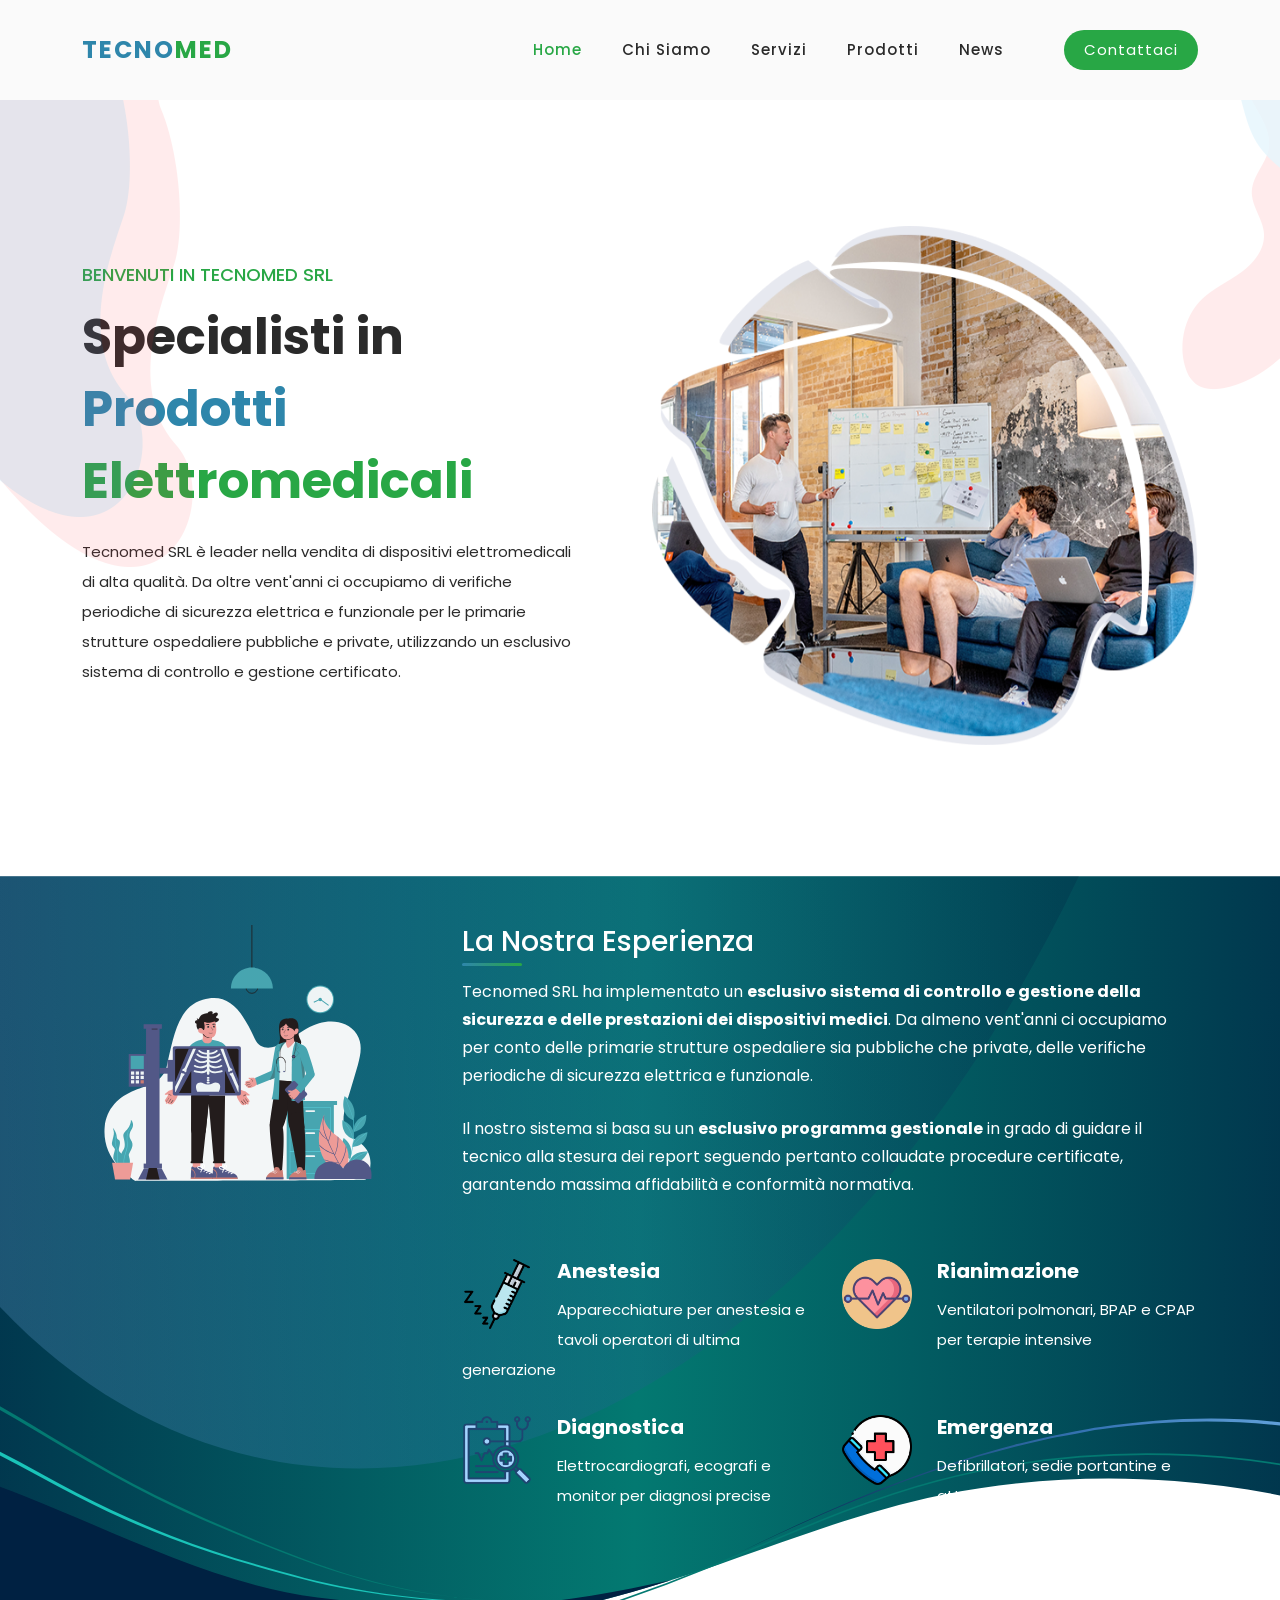
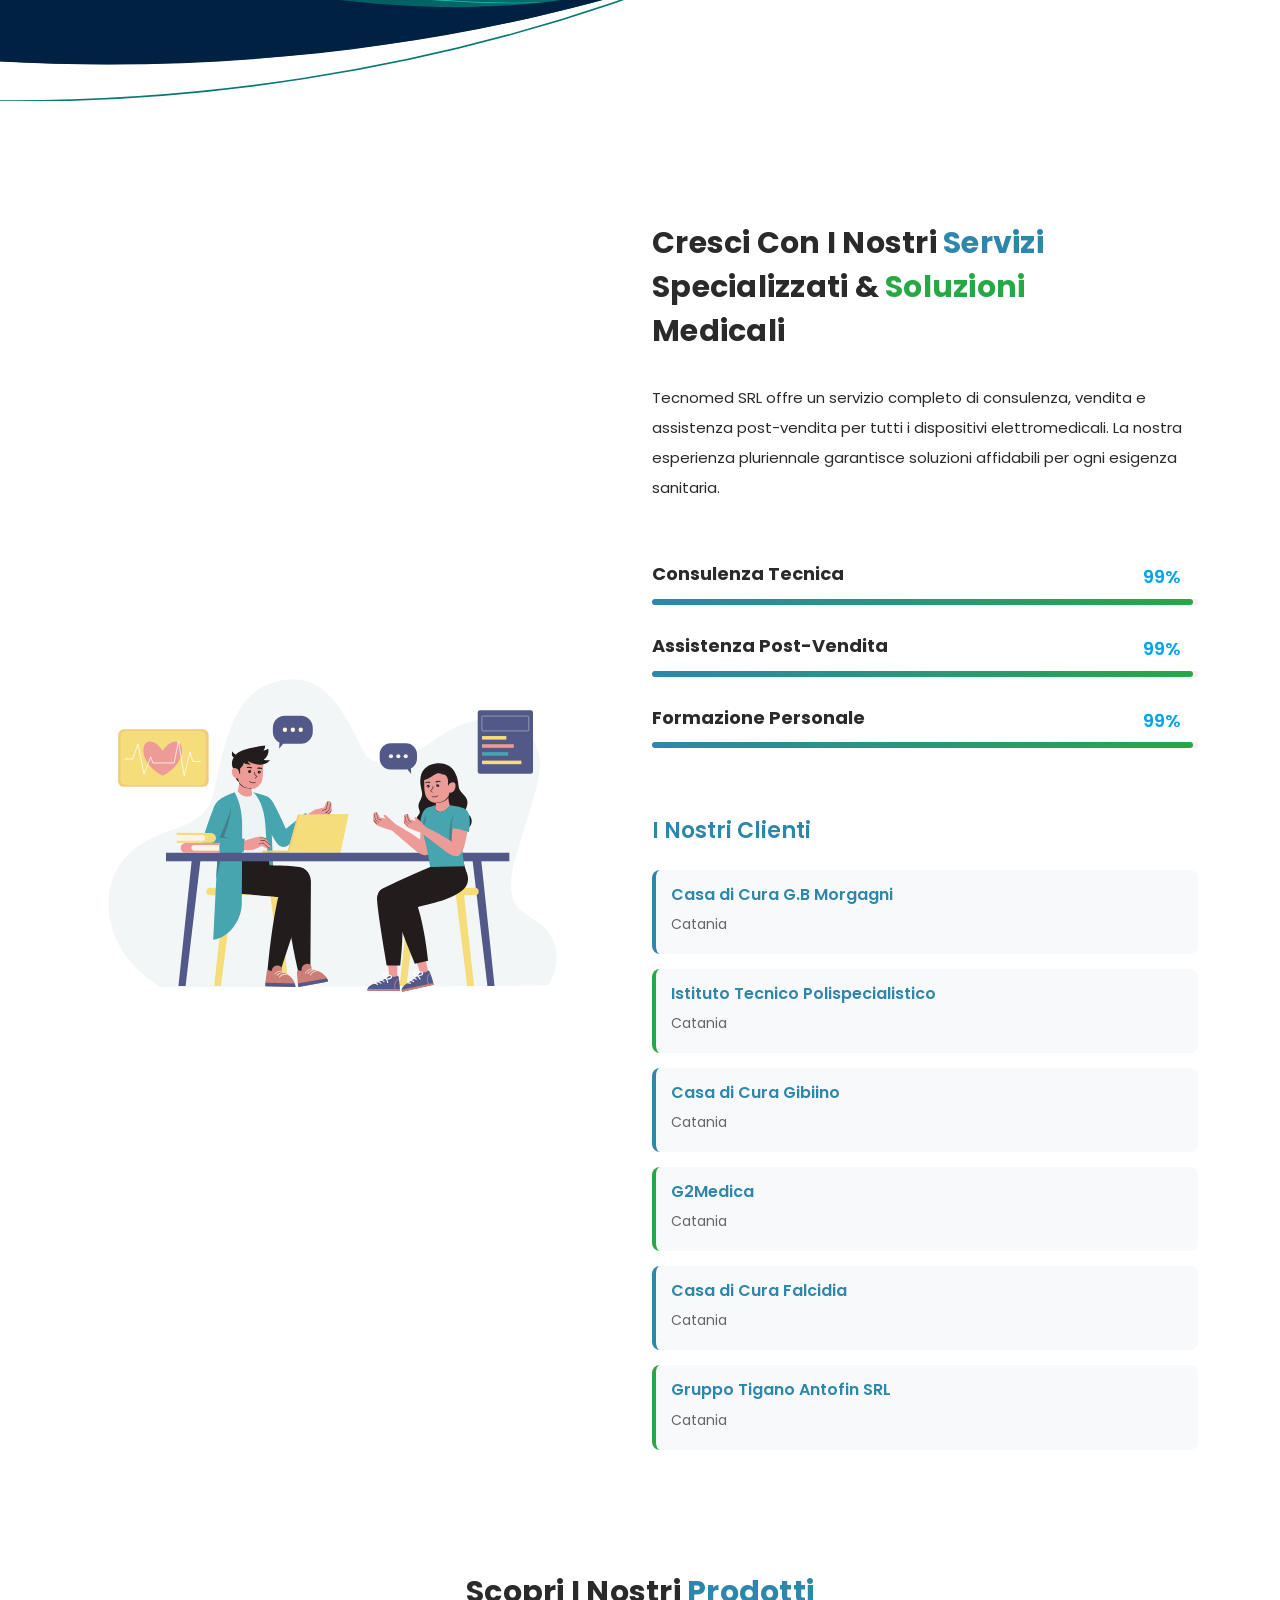
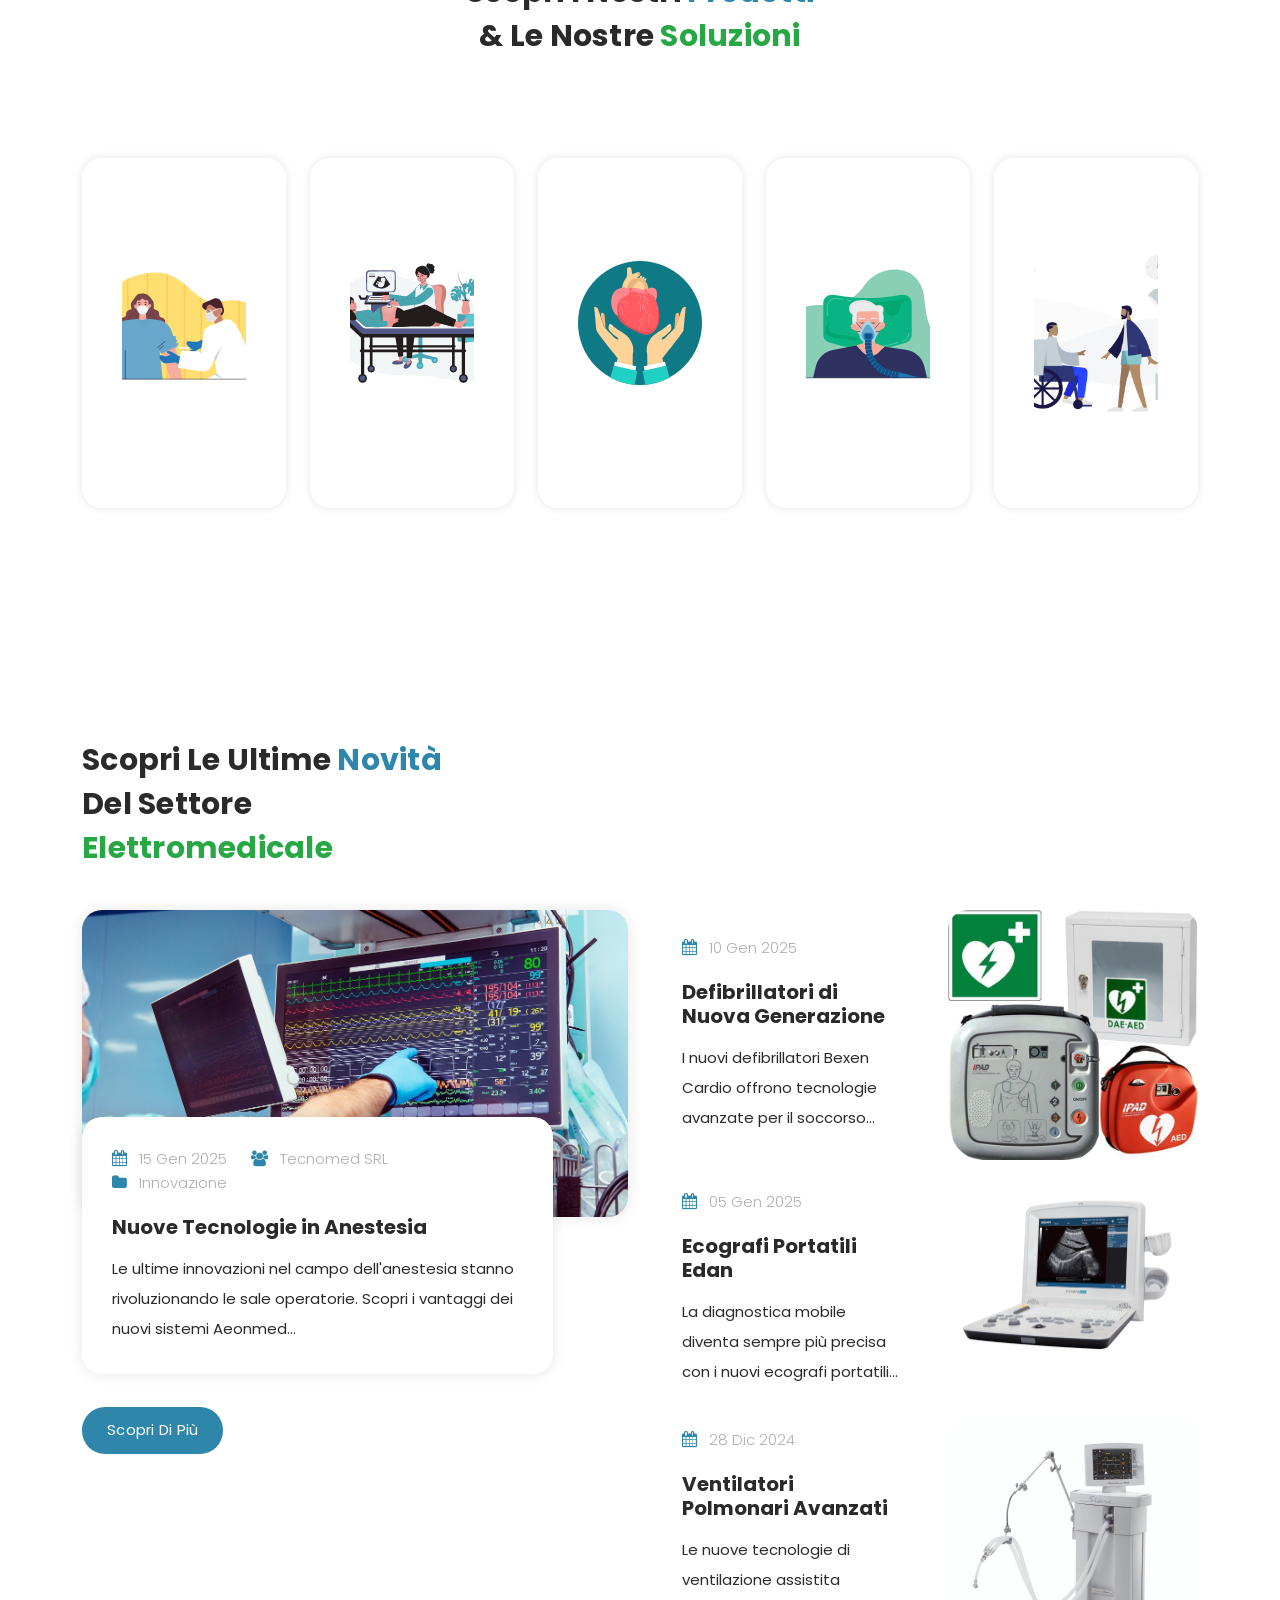
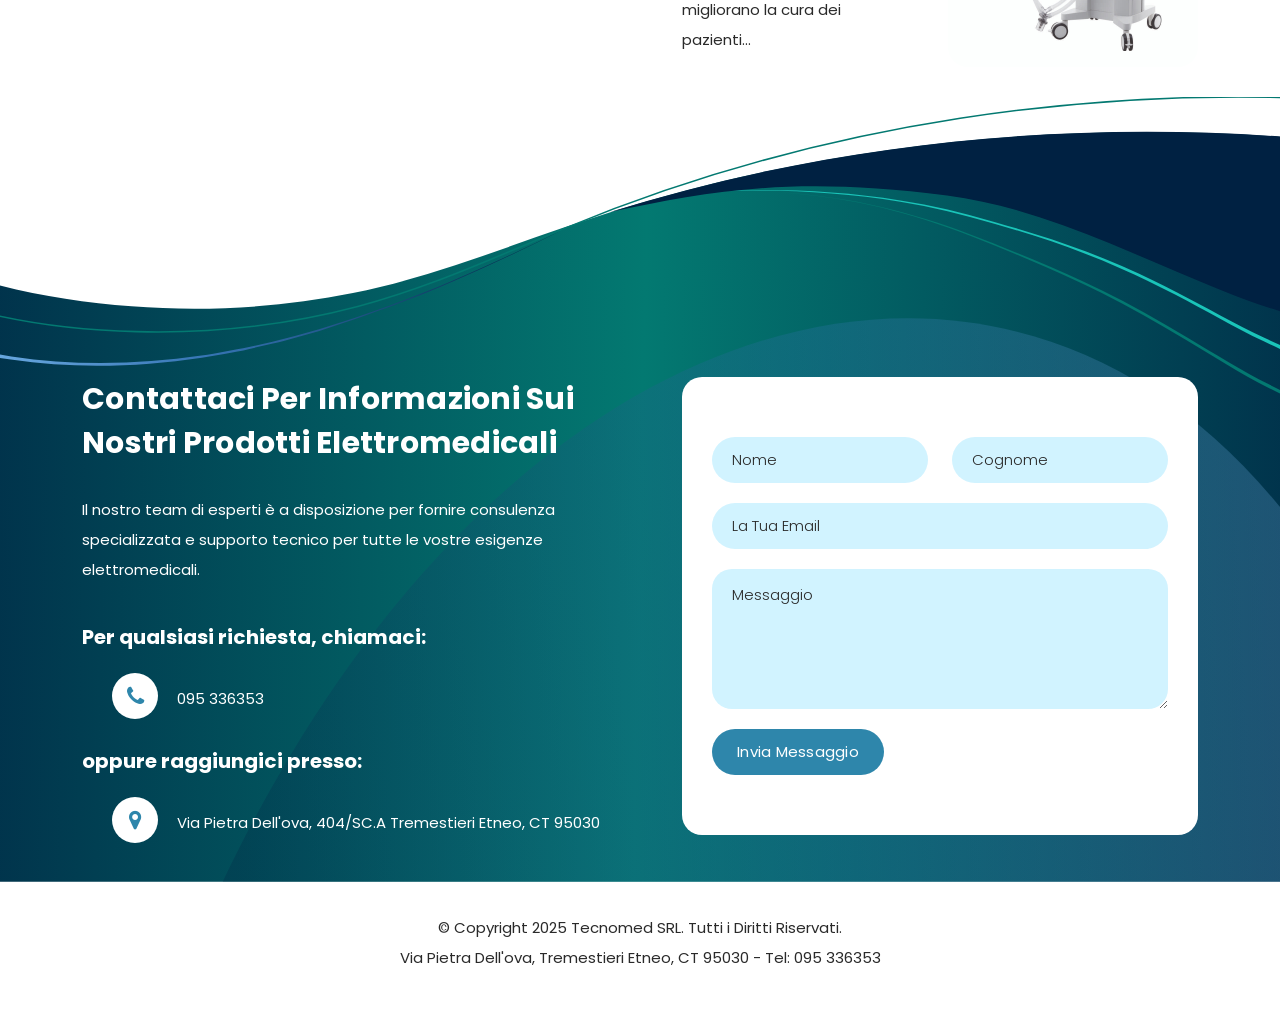
<file: index.html>
<!DOCTYPE html>
<html lang="it">

  <head>

    <meta charset="UTF-8">
    <meta name="viewport" content="width=device-width, initial-scale=1, shrink-to-fit=no">
    <meta name="description" content="Tecnomed SRL - Specialisti nella vendita di prodotti elettromedicali di alta qualità. Anestesia, rianimazione, elettrocardiografi, ecografi e molto altro.">
    <meta name="author" content="Tecnomed SRL">
    <link rel="preconnect" href="https://fonts.gstatic.com">
    <link href="https://fonts.googleapis.com/css2?family=Poppins:wght@100;200;300;400;500;600;700;800;900&display=swap" rel="stylesheet">

    <title>Tecnomed SRL - Prodotti Elettromedicali di Qualità</title>

    <!-- Bootstrap core CSS -->
    <link href="vendor/bootstrap/css/bootstrap.min.css" rel="stylesheet">

    <!-- Additional CSS Files -->
    <link rel="stylesheet" href="assets/css/fontawesome.css">
    <link rel="stylesheet" href="assets/css/templatemo-space-dynamic.css">
    <link rel="stylesheet" href="assets/css/animated.css">
    <link rel="stylesheet" href="assets/css/owl.css">
    <link rel="stylesheet" href="assets/css/tecnomed-colors.css">
<!--
    
TemplateMo 562 Space Dynamic

https://templatemo.com/tm-562-space-dynamic

-->
  </head>

<body>

  <!-- ***** Preloader Start ***** -->
  <div id="js-preloader" class="js-preloader">
    <div class="preloader-inner">
      <span class="dot"></span>
      <div class="dots">
        <span></span>
        <span></span>
        <span></span>
      </div>
    </div>
  </div>
  <!-- ***** Preloader End ***** -->

  <!-- ***** Header Area Start ***** -->
  <header class="header-area header-sticky wow slideInDown" data-wow-duration="0.75s" data-wow-delay="0s">
    <div class="container">
      <div class="row">
        <div class="col-12">
          <nav class="main-nav">
            <!-- ***** Logo Start ***** -->
            <a href="index.html" class="logo">
              <h4>Tecno<span>med</span></h4>
            </a>
            <!-- ***** Logo End ***** -->
            <!-- ***** Menu Start ***** -->
            <ul class="nav">
              <li class="scroll-to-section"><a href="#top" class="active">Home</a></li>
              <li class="scroll-to-section"><a href="#about">Chi Siamo</a></li>
              <li class="scroll-to-section"><a href="#services">Servizi</a></li>
              <li class="scroll-to-section"><a href="#portfolio">Prodotti</a></li>
              <li class="scroll-to-section"><a href="#blog">News</a></li> 
              <!--li class="scroll-to-section"><a href="#contact">Contattaci</a></li--> 
              <li class="scroll-to-section"><div class="main-red-button"><a href="#contact">Contattaci</a></div></li> 
            </ul>        
            <a class='menu-trigger'>
                <span>Menu</span>
            </a>
            <!-- ***** Menu End ***** -->
          </nav>
        </div>
      </div>
    </div>
  </header>
  <!-- ***** Header Area End ***** -->

  <div class="main-banner wow fadeIn" id="top" data-wow-duration="1s" data-wow-delay="0.5s">
    <div class="container">
      <div class="row">
        <div class="col-lg-12">
          <div class="row">
            <div class="col-lg-6 align-self-center">
              <div class="left-content header-text wow fadeInLeft" data-wow-duration="1s" data-wow-delay="1s">
                <h6>Benvenuti in Tecnomed SRL</h6>
                <h2>Specialisti in <em>Prodotti</em>  <span>Elettromedicali</span></h2>
                <p>Tecnomed SRL è leader nella vendita di dispositivi elettromedicali di alta qualità. Da oltre vent'anni ci occupiamo di verifiche periodiche di sicurezza elettrica e funzionale per le primarie strutture ospedaliere pubbliche e private, utilizzando un esclusivo sistema di controllo e gestione certificato.</p>
              </div>
            </div>
            <div class="col-lg-6">
              <div class="right-image wow fadeInRight" data-wow-duration="1s" data-wow-delay="0.5s">
                <img src="assets/images/banner-right-image.png" alt="team meeting">
              </div>
            </div>
          </div>
        </div>
      </div>
    </div>
  </div>

  <div id="about" class="about-us section">
    <div class="container">
      <div class="row">
        <div class="col-lg-4">
          <div class="left-image wow fadeIn" data-wow-duration="1s" data-wow-delay="0.2s">
            <img src="assets/images/about-left-image4.svg" alt="person graphic">
          </div>
        </div>
        <div class="col-lg-8 align-self-center">
          <div class="services">
            <div class="row">
              <div class="col-lg-12" style="margin-bottom: 30px;">
                <div class="company-description">
                  <h3 style="color: #ffffff; margin-bottom: 20px;">La Nostra Esperienza</h3>
                  <p style="font-size: 16px; line-height: 28px; color: #ffffff; margin-bottom: 25px;">
                    Tecnomed SRL ha implementato un <strong class="desktop-white">esclusivo sistema di controllo e gestione della sicurezza e delle prestazioni dei dispositivi medici</strong>. 
                    Da almeno vent'anni ci occupiamo per conto delle primarie strutture ospedaliere sia pubbliche che private, delle verifiche periodiche di sicurezza elettrica e funzionale.
                  </p>
                  <p style="font-size: 16px; line-height: 28px; color: #fffdfd; margin-bottom: 30px;">
                    Il nostro sistema si basa su un <strong class="desktop-white">esclusivo programma gestionale</strong> in grado di guidare il tecnico alla stesura dei report seguendo pertanto collaudate procedure certificate, garantendo massima affidabilità e conformità normativa.
                  </p>
                </div>
              </div>
              <div class="col-lg-6">
                <div class="item wow fadeIn" data-wow-duration="1s" data-wow-delay="0.5s">
                  <div class="icon">
                    <img src="assets/images/anestesia-icon.png" alt="anestesia">
                  </div>
                  <div class="right-text">
                    <h4>Anestesia</h4>
                    <p>Apparecchiature per anestesia e tavoli operatori di ultima generazione</p>
                  </div>
                </div>
              </div>
              <div class="col-lg-6">
                <div class="item wow fadeIn" data-wow-duration="1s" data-wow-delay="0.7s">
                  <div class="icon">
                    <img src="assets/images/rianimazione-icon2.png" alt="">
                  </div>
                  <div class="right-text">
                    <h4>Rianimazione</h4>
                    <p>Ventilatori polmonari, BPAP e CPAP per terapie intensive</p>
                  </div>
                </div>
              </div>
              <div class="col-lg-6">
                <div class="item wow fadeIn" data-wow-duration="1s" data-wow-delay="0.9s">
                  <div class="icon">
                    <img src="assets/images/diagnostic-icon.png" alt="">
                  </div>
                  <div class="right-text">
                    <h4>Diagnostica</h4>
                    <p>Elettrocardiografi, ecografi e monitor per diagnosi precise</p>
                  </div>
                </div>
              </div>
              <div class="col-lg-6">
                <div class="item wow fadeIn" data-wow-duration="1s" data-wow-delay="1.1s">
                  <div class="icon">
                    <img src="assets/images/emergency-icon.png" alt="">
                  </div>
                  <div class="right-text">
                    <h4>Emergenza</h4>
                    <p>Defibrillatori, sedie portantine e attrezzature per il soccorso</p>
                  </div>
                </div>
              </div>
            </div>
          </div>
        </div>
      </div>
    </div>
  </div>

  <div id="services" class="our-services section">
    <div class="container">
      <div class="row">
        <div class="col-lg-6 align-self-center  wow fadeInLeft" data-wow-duration="1s" data-wow-delay="0.2s">
          <div class="left-image">
            <img src="assets/images/services-left-image2.svg" alt="">
          </div>
        </div>
        <div class="col-lg-6 wow fadeInRight" data-wow-duration="1s" data-wow-delay="0.2s">
          <div class="section-heading">
            <h2>Cresci con i nostri <em>servizi</em> specializzati &amp; <span>soluzioni</span> medicali</h2>
            <p>Tecnomed SRL offre un servizio completo di consulenza, vendita e assistenza post-vendita per tutti i dispositivi elettromedicali. La nostra esperienza pluriennale garantisce soluzioni affidabili per ogni esigenza sanitaria.</p>
          </div>
          <div class="row">
            <div class="col-lg-12">
              <div class="first-bar progress-skill-bar">
                <h4>Consulenza Tecnica</h4>
                <span>99%</span>
                <div class="filled-bar"></div>
                <div class="full-bar"></div>
              </div>
            </div>
            <div class="col-lg-12">
              <div class="second-bar progress-skill-bar">
                <h4>Assistenza Post-Vendita</h4>
                <span>99%</span>
                <div class="filled-bar"></div>
                <div class="full-bar"></div>
              </div>
            </div>
            <div class="col-lg-12">
              <div class="third-bar progress-skill-bar">
                <h4>Formazione Personale</h4>
                <span>99%</span>
                <div class="filled-bar"></div>
                <div class="full-bar"></div>
              </div>
            </div>
          </div>
          
          <!-- Clienti Section -->
          <div class="clients-section" style="margin-top: 40px;">
            <h4 style="color: #2E86AB; margin-bottom: 25px; font-size: 22px; font-weight: 600;">I Nostri Clienti</h4>
            <div class="clients-grid" style="display: grid; grid-template-columns: repeat(auto-fit, minmax(280px, 1fr)); gap: 15px;">
              <div class="client-item" style="background: #f8f9fa; padding: 15px; border-radius: 8px; border-left: 4px solid #2E86AB; transition: all 0.3s ease;">
                <h6 style="color: #2E86AB; margin-bottom: 5px; font-weight: 600;">Casa di Cura G.B Morgagni</h6>
                <p style="color: #666; font-size: 14px; margin: 0;">Catania</p>
              </div>
              <div class="client-item" style="background: #f8f9fa; padding: 15px; border-radius: 8px; border-left: 4px solid #28A745; transition: all 0.3s ease;">
                <h6 style="color: #2E86AB; margin-bottom: 5px; font-weight: 600;">Istituto Tecnico Polispecialistico</h6>
                <p style="color: #666; font-size: 14px; margin: 0;">Catania</p>
              </div>
              <div class="client-item" style="background: #f8f9fa; padding: 15px; border-radius: 8px; border-left: 4px solid #2E86AB; transition: all 0.3s ease;">
                <h6 style="color: #2E86AB; margin-bottom: 5px; font-weight: 600;">Casa di Cura Gibiino</h6>
                <p style="color: #666; font-size: 14px; margin: 0;">Catania</p>
              </div>
              <div class="client-item" style="background: #f8f9fa; padding: 15px; border-radius: 8px; border-left: 4px solid #28A745; transition: all 0.3s ease;">
                <h6 style="color: #2E86AB; margin-bottom: 5px; font-weight: 600;">G2Medica</h6>
                <p style="color: #666; font-size: 14px; margin: 0;">Catania</p>
              </div>
              <div class="client-item" style="background: #f8f9fa; padding: 15px; border-radius: 8px; border-left: 4px solid #2E86AB; transition: all 0.3s ease;">
                <h6 style="color: #2E86AB; margin-bottom: 5px; font-weight: 600;">Casa di Cura Falcidia</h6>
                <p style="color: #666; font-size: 14px; margin: 0;">Catania</p>
              </div>
              <div class="client-item" style="background: #f8f9fa; padding: 15px; border-radius: 8px; border-left: 4px solid #28A745; transition: all 0.3s ease;">
                <h6 style="color: #2E86AB; margin-bottom: 5px; font-weight: 600;">Gruppo Tigano Antofin SRL</h6>
                <p style="color: #666; font-size: 14px; margin: 0;">Catania</p>
              </div>
            </div>
          </div>
        </div>
      </div>
    </div>
  </div>

  <div id="portfolio" class="our-portfolio section">
    <div class="container">
      <div class="row">
        <div class="col-lg-6 offset-lg-3">
          <div class="section-heading  wow bounceIn" data-wow-duration="1s" data-wow-delay="0.2s">
            <h2>Scopri i Nostri <em>Prodotti</em> &amp; Le Nostre <span>Soluzioni</span></h2>
          </div>
        </div>
      </div>
      <div class="row">
        <div class="col-12 col-md-6 col-lg-2" style="margin-bottom: 30px;">
          <a href="aeonmed.html">
            <div class="item wow bounceInUp" data-wow-duration="1s" data-wow-delay="0.3s">
              <div class="hidden-content">
                <h4>Aeonmed</h4>
                <p>Apparecchiature per anestesia, tavoli operatori e ventilatori polmonari di alta qualità.</p>
              </div>
              <div class="showed-content">
                <img style="width: 100%; height: 100%; object-fit: cover;" src="assets/images/anestesie.svg" alt="">
              </div>
            </div>
          </a>
        </div>
        <div class="col-12 col-md-6 col-lg-2" style="margin-bottom: 30px;">
          <a href="edan.html">
            <div class="item wow bounceInUp" data-wow-duration="1s" data-wow-delay="0.4s">
              <div class="hidden-content">
                <h4>Edan</h4>
                <p>Elettrocardiografi, monitor multiparametrici ed ecografi per diagnostica avanzata.</p>
              </div>
              <div class="showed-content">
                <img style="width: 100%; height: 100%; object-fit: cover;" src="assets/images/edan.svg" alt="">
              </div>
            </div>
          </a>
        </div>
        <div class="col-12 col-md-6 col-lg-2" style="margin-bottom: 30px;">
          <a href="bexen-cardio.html">
            <div class="item wow bounceInUp" data-wow-duration="1s" data-wow-delay="0.5s">
              <div class="hidden-content">
                <h4>Bexen Cardio</h4>
                <p>Defibrillatori Reanibex per emergenze cardiache e rianimazione professionale.</p>
              </div>
              <div class="showed-content">
                <img src="assets/images/cardiology.svg" alt="">
              </div>
            </div>
          </a>
        </div>
        <div class="col-12 col-md-6 col-lg-2" style="margin-bottom: 30px;">
          <a href="siare.html">
            <div class="item wow bounceInUp" data-wow-duration="1s" data-wow-delay="0.6s">
              <div class="hidden-content">
                <h4>Siare</h4>
                <p>Ventilatori specializzati e sistemi di supporto respiratorio avanzato.</p>
              </div>
              <div class="showed-content">
                <img style="width: 100%; height: 100%; object-fit: cover;" src="assets/images/patient-on-ventilator.svg" alt="">
              </div>
            </div>
          </a>
        </div>
        <div class="col-12 col-md-6 col-lg-2" style="margin-bottom: 30px;">
          <a href="spencer.html">
            <div class="item wow bounceInUp" data-wow-duration="1s" data-wow-delay="0.7s">
              <div class="hidden-content">
                <h4>Spencer</h4>
                <p>Sedie portantine, barelle e attrezzature per il trasporto sanitario d'emergenza.</p>
              </div>
              <div class="showed-content">
                <img style="width: 100%; height: 100%; object-fit: cover;" src="assets/images/sedia.jpg" alt="">
              </div>
            </div>
          </a>
        </div>
      </div>
    </div>
  </div>

  <div id="blog" class="our-blog section">
    <div class="container">
      <div class="row">
        <div class="col-lg-6 wow fadeInDown" data-wow-duration="1s" data-wow-delay="0.25s">
          <div class="section-heading">
            <h2 style="padding-bottom: 40px;">Scopri le Ultime <em>Novità</em> del Settore <span>Elettromedicale</span></h2>
          </div>
        </div>
        <div  class="col-lg-6 wow fadeInDown" data-wow-duration="1s" data-wow-delay="0.25s">
          <div class="top-dec">
            <!--img src="assets/images/blog-dec.png" alt=""-->
          </div>
        </div>
      </div>
      <div class="row">
        <div class="col-lg-6 wow fadeInUp" data-wow-duration="1s" data-wow-delay="0.25s">
          <div class="left-image">
            <a href="news-anestesia-tecnologie.html"><img src="assets/images/big-blog-thumb2.jpeg" alt="Workspace Desktop"></a>
            <div class="info">
              <div class="inner-content">
                <ul>
                  <li><i class="fa fa-calendar"></i> 15 Gen 2025</li>
                  <li><i class="fa fa-users"></i> Tecnomed SRL</li>
                  <li><i class="fa fa-folder"></i> Innovazione</li>
                </ul>
                <a href="news-anestesia-tecnologie.html"><h4>Nuove Tecnologie in Anestesia</h4></a>
                <p>Le ultime innovazioni nel campo dell'anestesia stanno rivoluzionando le sale operatorie. Scopri i vantaggi dei nuovi sistemi Aeonmed...</p>
                <div class="main-blue-button">
                  <a href="news-anestesia-tecnologie.html">Scopri di Più</a>
                </div>
              </div>
            </div>
          </div>
        </div>
        <div class="col-lg-6 wow fadeInUp" data-wow-duration="1s" data-wow-delay="0.25s">
          <div class="right-list">
            <ul>
              <li>
                <div class="left-content align-self-center">
                  <span><i class="fa fa-calendar"></i> 10 Gen 2025</span>
                  <a href="news-defibrillatori-nuova-generazione.html"><h4>Defibrillatori di Nuova Generazione</h4></a>
                  <p>I nuovi defibrillatori Bexen Cardio offrono tecnologie avanzate per il soccorso...</p>
                </div>
                <div class="right-image">
                  <a href="news-defibrillatori-nuova-generazione.html"><img src="assets/images/defibrillatori.jpg" alt=""></a>
                </div>
              </li>
              <li>
                <div class="left-content align-self-center">
                  <span><i class="fa fa-calendar"></i> 05 Gen 2025</span>
                  <a href="news-ecografi-portatili.html"><h4>Ecografi Portatili Edan</h4></a>
                  <p>La diagnostica mobile diventa sempre più precisa con i nuovi ecografi portatili...</p>
                </div>
                <div class="right-image">
                  <a href="news-ecografi-portatili.html"><img src="assets/images/ecografi-portatili.png" alt=""></a>
                </div>
              </li>
              <li>
                <div class="left-content align-self-center">
                  <span><i class="fa fa-calendar"></i> 28 Dic 2024</span>
                  <a href="news-ventilatori-avanzati.html"><h4>Ventilatori Polmonari Avanzati</h4></a>
                  <p>Le nuove tecnologie di ventilazione assistita migliorano la cura dei pazienti...</p>
                </div>
                <div class="right-image">
                  <a href="news-ventilatori-avanzati.html"><img src="assets/images/ventilatori-polmonari.jpg" alt=""></a>
                </div>
              </li>
            </ul>
          </div>
        </div>
      </div>
    </div>
  </div>

  <div id="contact" class="contact-us section">
    <div class="container">
      <div class="row">
        <div class="col-lg-6 align-self-center wow fadeInLeft" data-wow-duration="0.5s" data-wow-delay="0.25s">
          <div class="section-heading">
            <h2>Contattaci per Informazioni sui Nostri Prodotti Elettromedicali</h2>
            <p>Il nostro team di esperti è a disposizione per fornire consulenza specializzata e supporto tecnico per tutte le vostre esigenze elettromedicali.</p>
            <div class="phone-info">
              <h4>Per qualsiasi richiesta, chiamaci: <br><br><span><i class="fa fa-phone"></i> <a href="tel:095336353">095 336353</a></span></h4>
              <h4>oppure raggiungici presso: <br><br><span><i class="fa fa-map-marker"></i><a href="https://www.google.com/maps/place/Tecnomed+Srl/@37.54578,15.09287,17z/data=!3m1!4b1!4m6!3m5!1s0x1313fcf12cef468d:0xdb8fd78b80c1c913!8m2!3d37.54578!4d15.09287!16s%2Fg%2F1td9mrt1?entry=ttu&g_ep=EgoyMDI2MDEyNi4wIKXMDSoASAFQAw%3D%3D"> Via Pietra Dell'ova, 404/SC.A Tremestieri Etneo, CT 95030</a></span></h4>
            </div>
          </div>
        </div>
        <div class="col-lg-6 wow fadeInRight" data-wow-duration="0.5s" data-wow-delay="0.25s">
          <form id="contact" action="" method="post">
            <div class="row">
              <div class="col-lg-6">
                <fieldset>
                  <input type="name" name="name" id="name" placeholder="Nome" autocomplete="on" required>
                </fieldset>
              </div>
              <div class="col-lg-6">
                <fieldset>
                  <input type="surname" name="surname" id="surname" placeholder="Cognome" autocomplete="on" required>
                </fieldset>
              </div>
              <div class="col-lg-12">
                <fieldset>
                  <input type="text" name="email" id="email" pattern="[^ @]*@[^ @]*" placeholder="La Tua Email" required="">
                </fieldset>
              </div>
              <div class="col-lg-12">
                <fieldset>
                  <textarea name="message" type="text" class="form-control" id="message" placeholder="Messaggio" required=""></textarea>  
                </fieldset>
              </div>
              <div class="col-lg-12">
                <fieldset>
                  <button type="submit" id="form-submit" class="main-button ">Invia Messaggio</button>
                </fieldset>
              </div>
            </div>
            <div class="contact-dec">
              <img src="assets/images/contact-decoration.png" alt="">
            </div>
          </form>
        </div>
      </div>
    </div>
  </div>

  <footer>
    <div class="container">
      <div class="row">
        <div class="col-lg-12 wow fadeIn" data-wow-duration="1s" data-wow-delay="0.25s">
          <p>© Copyright 2025 Tecnomed SRL. Tutti i Diritti Riservati. 
          
          <br>Via Pietra Dell'ova, Tremestieri Etneo, CT 95030 - Tel: 095 336353</p>
        </div>
      </div>
    </div>
  </footer>
  <!-- Scripts -->
  <script src="vendor/jquery/jquery.min.js"></script>
  <script src="vendor/bootstrap/js/bootstrap.bundle.min.js"></script>
  <script src="assets/js/owl-carousel.js"></script>
  <script src="assets/js/animation.js"></script>
  <script src="assets/js/imagesloaded.js"></script>
  <script src="assets/js/templatemo-custom.js"></script>

  <script>
    // Mobile portfolio interaction handler
    $(document).ready(function() {
      if ($(window).width() < 768) {
        // Mobile behavior
        $('.our-portfolio .item').each(function() {
          var $item = $(this);
          var $link = $item.parent('a');
          
          // Prevent default navigation on first click
          $link.on('click', function(e) {
            if (!$item.hasClass('mobile-expanded')) {
              e.preventDefault();
              // Show hidden content
              $item.addClass('mobile-expanded');
              $item.find('.hidden-content').css({
                'top': '-100px',
                'opacity': '1',
                'visibility': 'visible'
              });
              $item.find('.showed-content').css('top', '90px');
            }
            // On second click, allow navigation (default behavior)
          });
          
          // Reset state on scroll to improve UX
          $(document).on('scroll', function() {
            $item.removeClass('mobile-expanded');
            $item.find('.hidden-content').css({
              'top': '0',
              'opacity': '0',
              'visibility': 'hidden'
            });
            $item.find('.showed-content').css('top', '0px');
          });
        });
      }
    });
  </script>

</body>
</html>
</file>
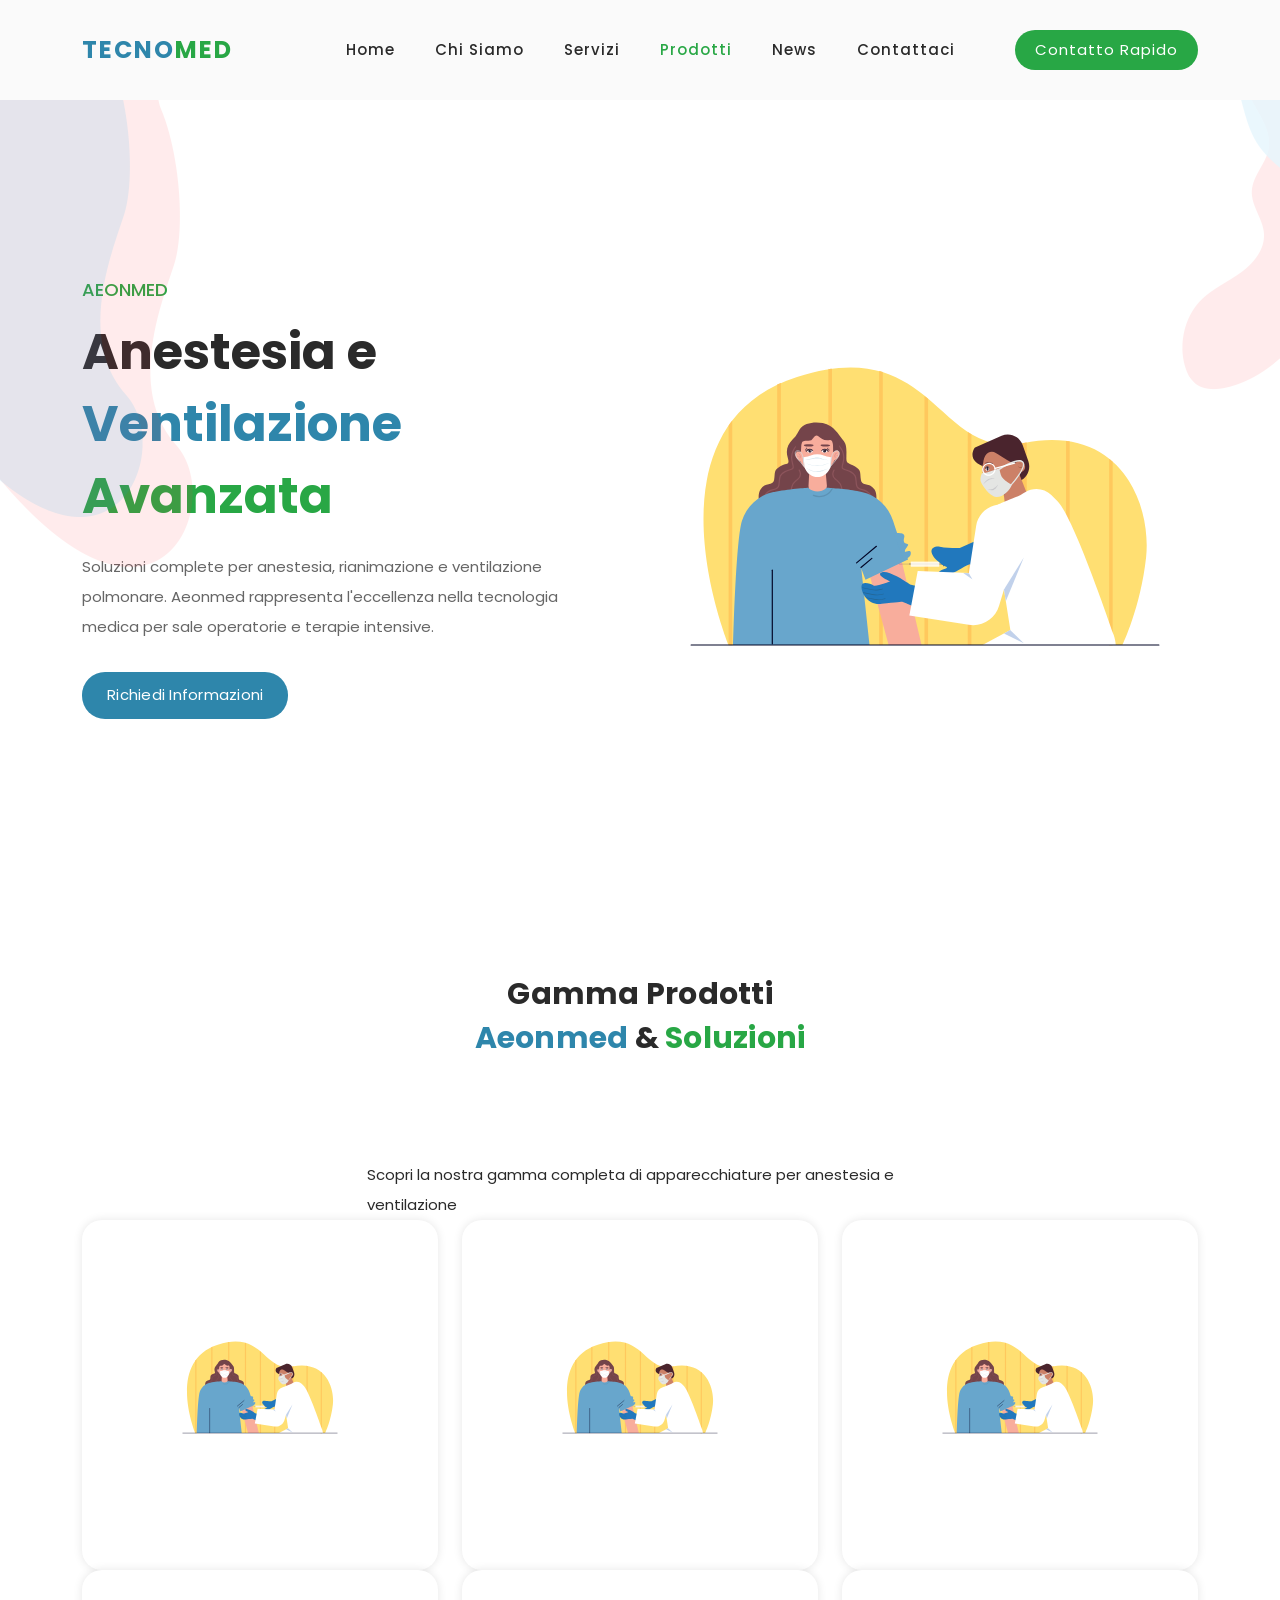
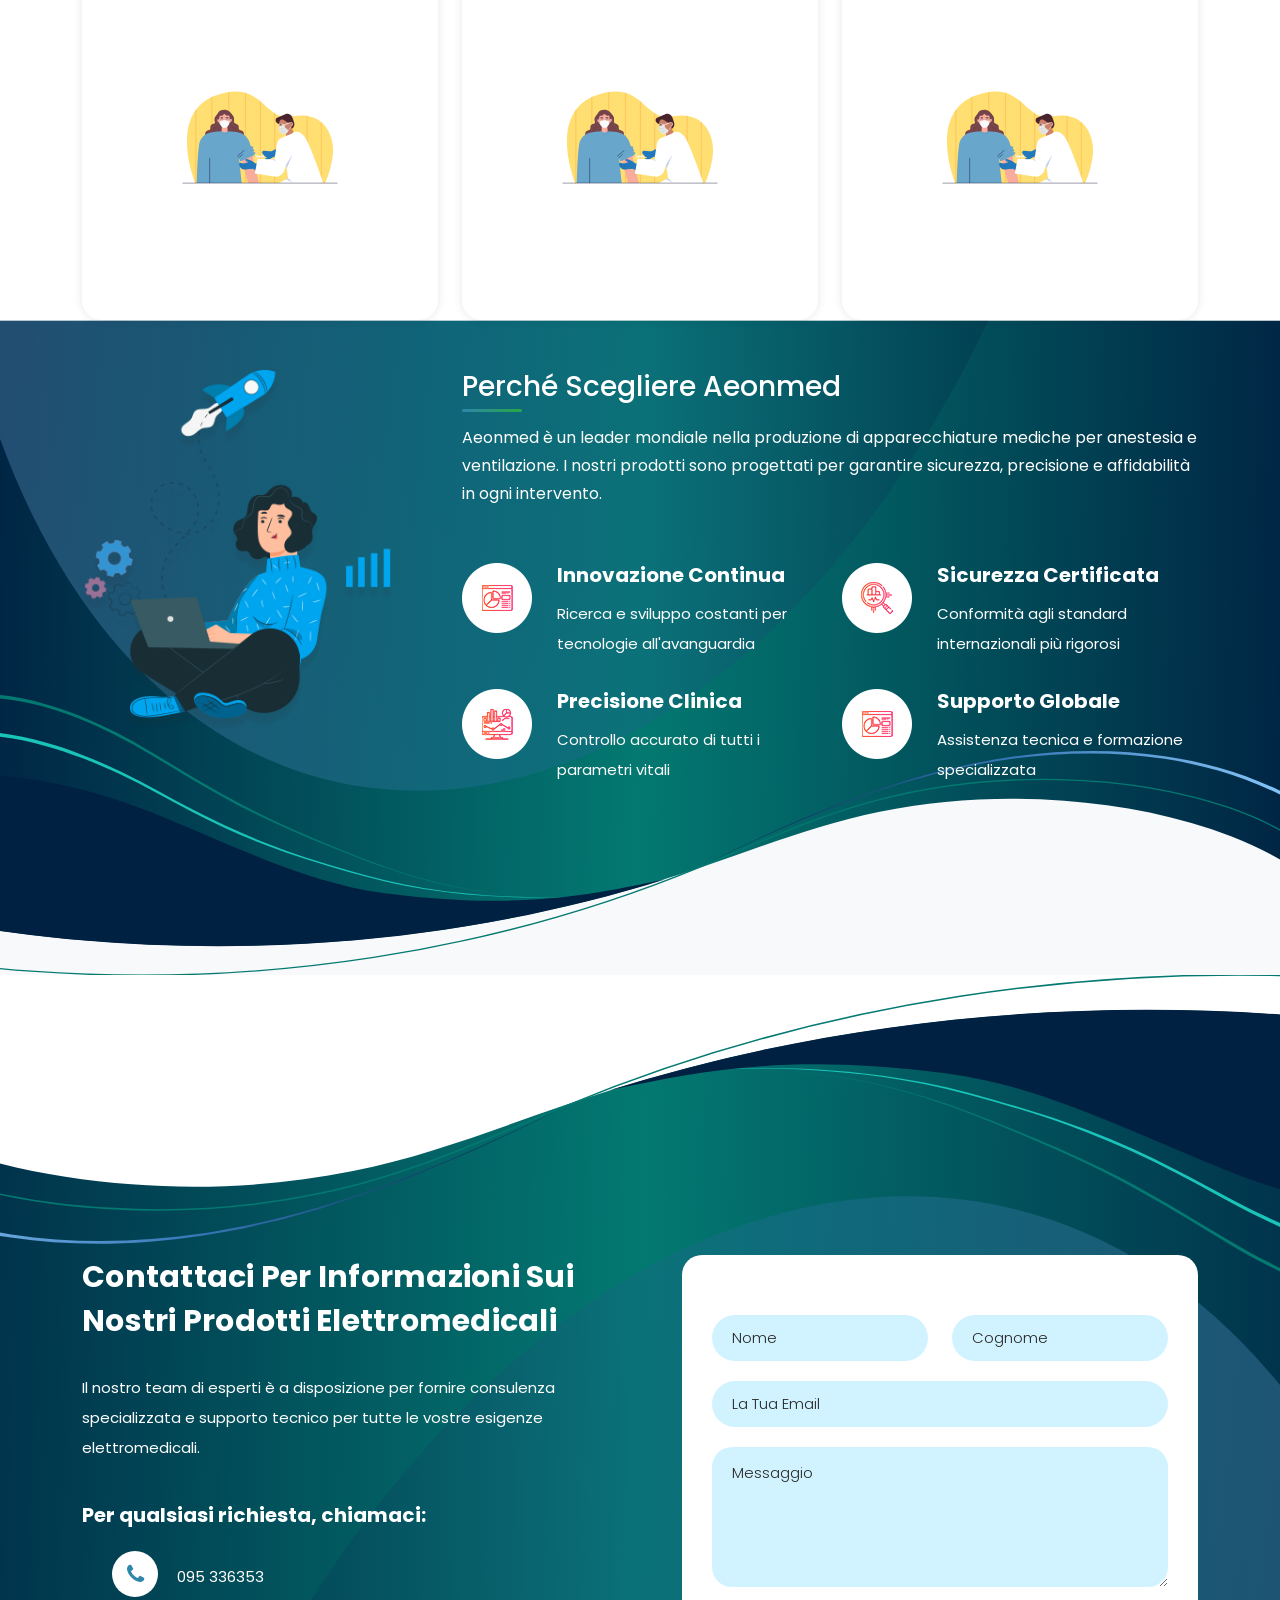
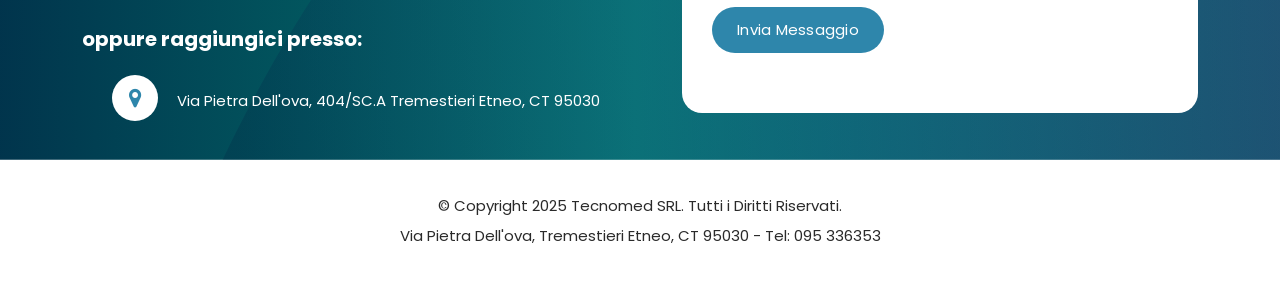
<file: aeonmed.html>
<!DOCTYPE html>
<html lang="it">

<head>
    <meta charset="UTF-8">
    <meta name="viewport" content="width=device-width, initial-scale=1, shrink-to-fit=no">
    <meta name="description" content="Aeonmed - Apparecchiature per anestesia, tavoli operatori e ventilatori polmonari">
    <meta name="author" content="Tecnomed SRL">
    <link rel="preconnect" href="https://fonts.gstatic.com">
    <link href="https://fonts.googleapis.com/css2?family=Poppins:wght@100;200;300;400;500;600;700;800;900&display=swap" rel="stylesheet">

    <title>Aeonmed - Anestesia e Ventilatori | Tecnomed SRL</title>

    <!-- Bootstrap core CSS -->
    <link href="vendor/bootstrap/css/bootstrap.min.css" rel="stylesheet">

    <!-- Additional CSS Files -->
    <link rel="stylesheet" href="assets/css/fontawesome.css">
    <link rel="stylesheet" href="assets/css/templatemo-space-dynamic.css">
    <link rel="stylesheet" href="assets/css/animated.css">
    <link rel="stylesheet" href="assets/css/owl.css">
    <link rel="stylesheet" href="assets/css/tecnomed-colors.css">
</head>

<body>

    <!-- ***** Header Area Start ***** -->
    <header class="header-area header-sticky wow slideInDown" data-wow-duration="0.75s" data-wow-delay="0s">
        <div class="container">
            <div class="row">
                <div class="col-12">
                    <nav class="main-nav">
                        <!-- ***** Logo Start ***** -->
                        <a href="index.html" class="logo">
                            <h4>Tecno<span>med</span></h4>
                        </a>
                        <!-- ***** Logo End ***** -->
                        <!-- ***** Menu Start ***** -->
                        <ul class="nav">
                            <li class="scroll-to-section"><a href="index.html">Home</a></li>
                            <li class="scroll-to-section"><a href="index.html#about">Chi Siamo</a></li>
                            <li class="scroll-to-section"><a href="index.html#services">Servizi</a></li>
                            <li class="scroll-to-section"><a href="index.html#portfolio" class="active">Prodotti</a></li>
                            <li class="scroll-to-section"><a href="index.html#blog">News</a></li>
                            <li class="scroll-to-section"><a href="index.html#contact">Contattaci</a></li>
                            <li class="scroll-to-section">
                                <div class="main-red-button"><a href="index.html#contact">Contatto Rapido</a></div>
                            </li>
                        </ul>
                        <a class='menu-trigger'>
                            <span>Menu</span>
                        </a>
                        <!-- ***** Menu End ***** -->
                    </nav>
                </div>
            </div>
        </div>
    </header>
    <!-- ***** Header Area End ***** -->

    <!-- ***** Main Banner Area Start ***** -->
    <div class="main-banner wow fadeIn" style="background: #f8f9fa; padding: 120px 0 80px 0;">
        <div class="container">
            <div class="row">
                <div class="col-lg-12">
                    <div class="row">
                        <div class="col-lg-6 align-self-center">
                            <div class="left-content header-text wow fadeInLeft" data-wow-duration="1s" data-wow-delay="1s">
                                <h6 style="color: #2E86AB;">Aeonmed</h6>
                                <h2 style="color: #2a2a2a;">Anestesia e <em style="color: #2E86AB;">Ventilazione</em> <span style="color: #28A745;">Avanzata</span></h2>
                                <p style="color: #666;">Soluzioni complete per anestesia, rianimazione e ventilazione polmonare. Aeonmed rappresenta l'eccellenza nella tecnologia medica per sale operatorie e terapie intensive.</p>
                                <div class="main-blue-button" style="margin-top: 30px;">
                                    <a href="index.html#contact">Richiedi Informazioni</a>
                                </div>
                            </div>
                        </div>
                        <div class="col-lg-6">
                            <div class="right-image wow fadeInRight" data-wow-duration="1s" data-wow-delay="0.5s">
                                <img src="assets/images/anestesie.svg" alt="Aeonmed">
                            </div>
                        </div>
                    </div>
                </div>
            </div>
        </div>
    </div>
    <!-- ***** Main Banner Area End ***** -->

    <!-- ***** Products Categories Start ***** -->
    <div id="products" class="our-portfolio section" style="padding-top: 80px;">
        <div class="container">
            <div class="row">
                <div class="col-lg-6 offset-lg-3">
                    <div class="section-heading wow bounceIn" data-wow-duration="1s" data-wow-delay="0.2s">
                        <h2>Gamma Prodotti <em>Aeonmed</em> &amp; <span>Soluzioni</span></h2>
                        <p>Scopri la nostra gamma completa di apparecchiature per anestesia e ventilazione</p>
                    </div>
                </div>
            </div>
            <div class="row">
                <div class="col-12 col-md-6 col-lg-4">
                    <a href="aeonmed-anestesia.html">
                        <div class="item wow bounceInUp" data-wow-duration="1s" data-wow-delay="0.3s">
                            <div class="hidden-content">
                                <h4>Anestesia</h4>
                                <p>Stazioni di anestesia complete con sistemi di monitoraggio avanzati.</p>
                            </div>
                            <div class="showed-content">
                                <img src="assets/images/anestesie.svg" alt="Anestesia Aeonmed">
                            </div>
                        </div>
                    </a>
                </div>
                <div class="col-12 col-md-6 col-lg-4">
                    <a href="aeonmed-tavoli.html">
                        <div class="item wow bounceInUp" data-wow-duration="1s" data-wow-delay="0.4s">
                            <div class="hidden-content">
                                <h4>Tavoli Operatori</h4>
                                <p>Tavoli operatori elettrici e manuali per ogni specialità chirurgica.</p>
                            </div>
                            <div class="showed-content">
                                <img src="assets/images/anestesie.svg" alt="Tavoli Operatori">
                            </div>
                        </div>
                    </a>
                </div>
                <div class="col-12 col-md-6 col-lg-4">
                    <a href="aeonmed-ventilatori.html">
                        <div class="item wow bounceInUp" data-wow-duration="1s" data-wow-delay="0.5s">
                            <div class="hidden-content">
                                <h4>Ventilatori Polmonari</h4>
                                <p>Ventilatori per terapia intensiva e supporto respiratorio avanzato.</p>
                            </div>
                            <div class="showed-content">
                                <img src="assets/images/anestesie.svg" alt="Ventilatori">
                            </div>
                        </div>
                    </a>
                </div>
                <div class="col-12 col-md-6 col-lg-4">
                    <a href="aeonmed-rianimazione.html">
                        <div class="item wow bounceInUp" data-wow-duration="1s" data-wow-delay="0.6s">
                            <div class="hidden-content">
                                <h4>Rianimazione</h4>
                                <p>Sistemi completi per rianimazione e supporto vitale avanzato.</p>
                            </div>
                            <div class="showed-content">
                                <img src="assets/images/anestesie.svg" alt="Rianimazione">
                            </div>
                        </div>
                    </a>
                </div>
                <div class="col-12 col-md-6 col-lg-4">
                    <a href="aeonmed-bpap.html">
                        <div class="item wow bounceInUp" data-wow-duration="1s" data-wow-delay="0.7s">
                            <div class="hidden-content">
                                <h4>BPAP</h4>
                                <p>Sistemi di ventilazione non invasiva a pressione positiva bifasica.</p>
                            </div>
                            <div class="showed-content">
                                <img src="assets/images/anestesie.svg" alt="BPAP">
                            </div>
                        </div>
                    </a>
                </div>
                <div class="col-12 col-md-6 col-lg-4">
                    <a href="aeonmed-cpap.html">
                        <div class="item wow bounceInUp" data-wow-duration="1s" data-wow-delay="0.8s">
                            <div class="hidden-content">
                                <h4>CPAP</h4>
                                <p>Dispositivi per pressione positiva continua delle vie aeree.</p>
                            </div>
                            <div class="showed-content">
                                <img src="assets/images/anestesie.svg" alt="CPAP">
                            </div>
                        </div>
                    </a>
                </div>
            </div>
        </div>
    </div>
    <!-- ***** Products Categories End ***** -->

    <!-- ***** Features Section Start ***** -->
    <div class="about-us section" style="background-color: #f8f9fa;">
        <div class="container">
            <div class="row">
                <div class="col-lg-4">
                    <div class="left-image wow fadeIn" data-wow-duration="1s" data-wow-delay="0.2s">
                        <img src="assets/images/about-left-image.png" alt="Aeonmed Features">
                    </div>
                </div>
                <div class="col-lg-8 align-self-center">
                    <div class="services">
                        <div class="row">
                            <div class="col-lg-12" style="margin-bottom: 30px;">
                                <div class="company-description">
                                    <h3 style="color: #2E86AB; margin-bottom: 20px;">Perché Scegliere Aeonmed</h3>
                                    <p style="font-size: 16px; line-height: 28px; color: #666; margin-bottom: 25px;">
                                        Aeonmed è un leader mondiale nella produzione di apparecchiature mediche per anestesia e ventilazione. 
                                        I nostri prodotti sono progettati per garantire sicurezza, precisione e affidabilità in ogni intervento.
                                    </p>
                                </div>
                            </div>
                            <div class="col-lg-6">
                                <div class="item wow fadeIn" data-wow-duration="1s" data-wow-delay="0.5s">
                                    <div class="icon">
                                        <img src="assets/images/service-icon-01.png" alt="Innovazione">
                                    </div>
                                    <div class="right-text">
                                        <h4>Innovazione Continua</h4>
                                        <p>Ricerca e sviluppo costanti per tecnologie all'avanguardia</p>
                                    </div>
                                </div>
                            </div>
                            <div class="col-lg-6">
                                <div class="item wow fadeIn" data-wow-duration="1s" data-wow-delay="0.7s">
                                    <div class="icon">
                                        <img src="assets/images/service-icon-02.png" alt="Sicurezza">
                                    </div>
                                    <div class="right-text">
                                        <h4>Sicurezza Certificata</h4>
                                        <p>Conformità agli standard internazionali più rigorosi</p>
                                    </div>
                                </div>
                            </div>
                            <div class="col-lg-6">
                                <div class="item wow fadeIn" data-wow-duration="1s" data-wow-delay="0.9s">
                                    <div class="icon">
                                        <img src="assets/images/service-icon-03.png" alt="Precisione">
                                    </div>
                                    <div class="right-text">
                                        <h4>Precisione Clinica</h4>
                                        <p>Controllo accurato di tutti i parametri vitali</p>
                                    </div>
                                </div>
                            </div>
                            <div class="col-lg-6">
                                <div class="item wow fadeIn" data-wow-duration="1s" data-wow-delay="1.1s">
                                    <div class="icon">
                                        <img src="assets/images/service-icon-04.png" alt="Supporto">
                                    </div>
                                    <div class="right-text">
                                        <h4>Supporto Globale</h4>
                                        <p>Assistenza tecnica e formazione specializzata</p>
                                    </div>
                                </div>
                            </div>
                        </div>
                    </div>
                </div>
            </div>
        </div>
    </div>
    <!-- ***** Features Section End ***** -->

    <div id="contact" class="contact-us section">
    <div class="container">
      <div class="row">
        <div class="col-lg-6 align-self-center wow fadeInLeft" data-wow-duration="0.5s" data-wow-delay="0.25s">
          <div class="section-heading">
            <h2>Contattaci per Informazioni sui Nostri Prodotti Elettromedicali</h2>
            <p>Il nostro team di esperti è a disposizione per fornire consulenza specializzata e supporto tecnico per tutte le vostre esigenze elettromedicali.</p>
            <div class="phone-info">
              <h4>Per qualsiasi richiesta, chiamaci: <br><br><span><i class="fa fa-phone"></i> <a href="tel:095336353">095 336353</a></span></h4>
              <h4>oppure raggiungici presso: <br><br><span><i class="fa fa-map-marker"></i><a href="https://www.google.com/maps/place/Tecnomed+Srl/@37.54578,15.09287,17z/data=!3m1!4b1!4m6!3m5!1s0x1313fcf12cef468d:0xdb8fd78b80c1c913!8m2!3d37.54578!4d15.09287!16s%2Fg%2F1td9mrt1?entry=ttu&g_ep=EgoyMDI2MDEyNi4wIKXMDSoASAFQAw%3D%3D"> Via Pietra Dell'ova, 404/SC.A Tremestieri Etneo, CT 95030</a></span></h4>
            </div>
          </div>
        </div>
        <div class="col-lg-6 wow fadeInRight" data-wow-duration="0.5s" data-wow-delay="0.25s">
          <form id="contact" action="" method="post">
            <div class="row">
              <div class="col-lg-6">
                <fieldset>
                  <input type="name" name="name" id="name" placeholder="Nome" autocomplete="on" required>
                </fieldset>
              </div>
              <div class="col-lg-6">
                <fieldset>
                  <input type="surname" name="surname" id="surname" placeholder="Cognome" autocomplete="on" required>
                </fieldset>
              </div>
              <div class="col-lg-12">
                <fieldset>
                  <input type="text" name="email" id="email" pattern="[^ @]*@[^ @]*" placeholder="La Tua Email" required="">
                </fieldset>
              </div>
              <div class="col-lg-12">
                <fieldset>
                  <textarea name="message" type="text" class="form-control" id="message" placeholder="Messaggio" required=""></textarea>  
                </fieldset>
              </div>
              <div class="col-lg-12">
                <fieldset>
                  <button type="submit" id="form-submit" class="main-button ">Invia Messaggio</button>
                </fieldset>
              </div>
            </div>
            <div class="contact-dec">
              <img src="assets/images/contact-decoration.png" alt="">
            </div>
          </form>
        </div>
      </div>
    </div>
  </div>

    <!-- ***** Footer Start ***** -->
    <footer>
        <div class="container">
            <div class="row">
                <div class="col-lg-12 wow fadeIn" data-wow-duration="1s" data-wow-delay="0.25s">
                    <p>© Copyright 2025 Tecnomed SRL. Tutti i Diritti Riservati.

                        <br>Via Pietra Dell'ova, Tremestieri Etneo, CT 95030 - Tel: 095 336353</p>
                </div>
            </div>
        </div>
    </footer>
    <!-- ***** Footer End ***** -->

    <!-- Scripts -->
    <script src="vendor/jquery/jquery.min.js"></script>
    <script src="vendor/bootstrap/js/bootstrap.bundle.min.js"></script>
    <script src="assets/js/owl-carousel.js"></script>
    <script src="assets/js/animation.js"></script>
    <script src="assets/js/imagesloaded.js"></script>
    <script src="assets/js/templatemo-custom.js"></script>

</body>

</html>
</file>
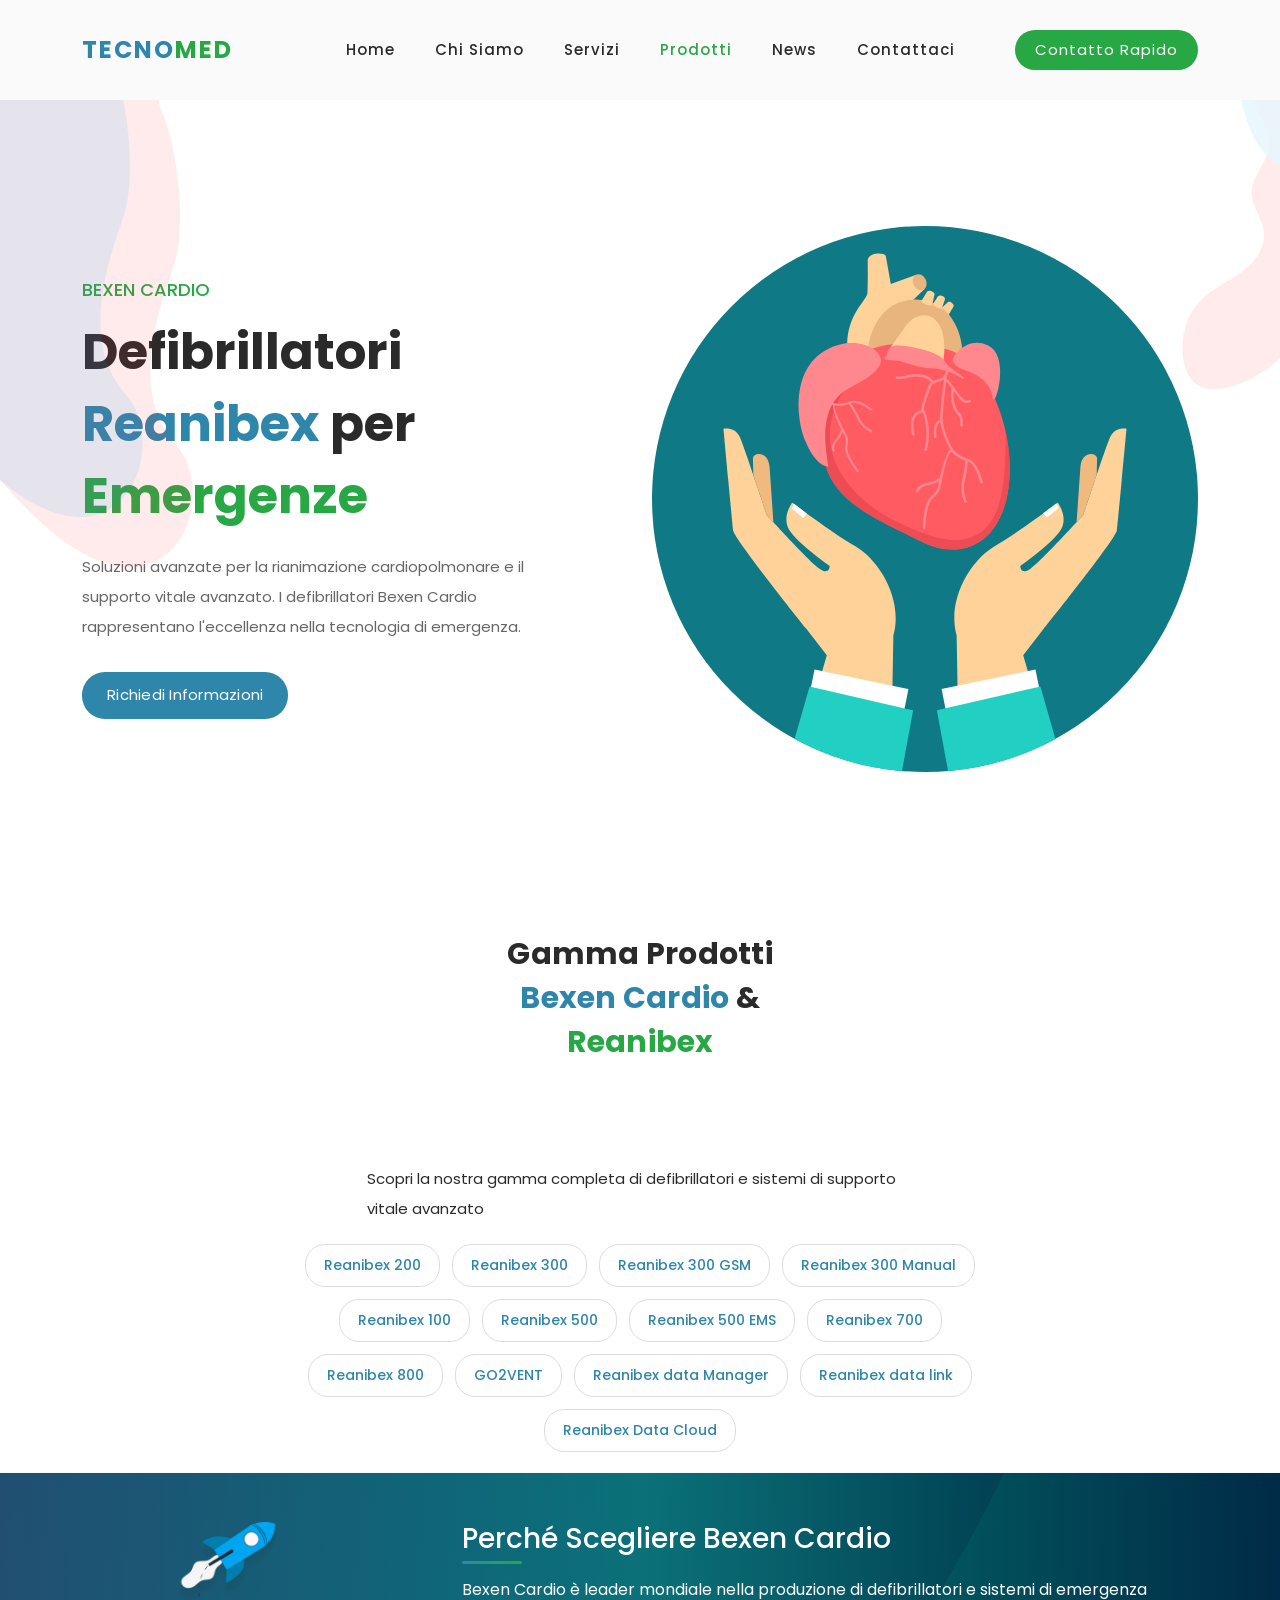
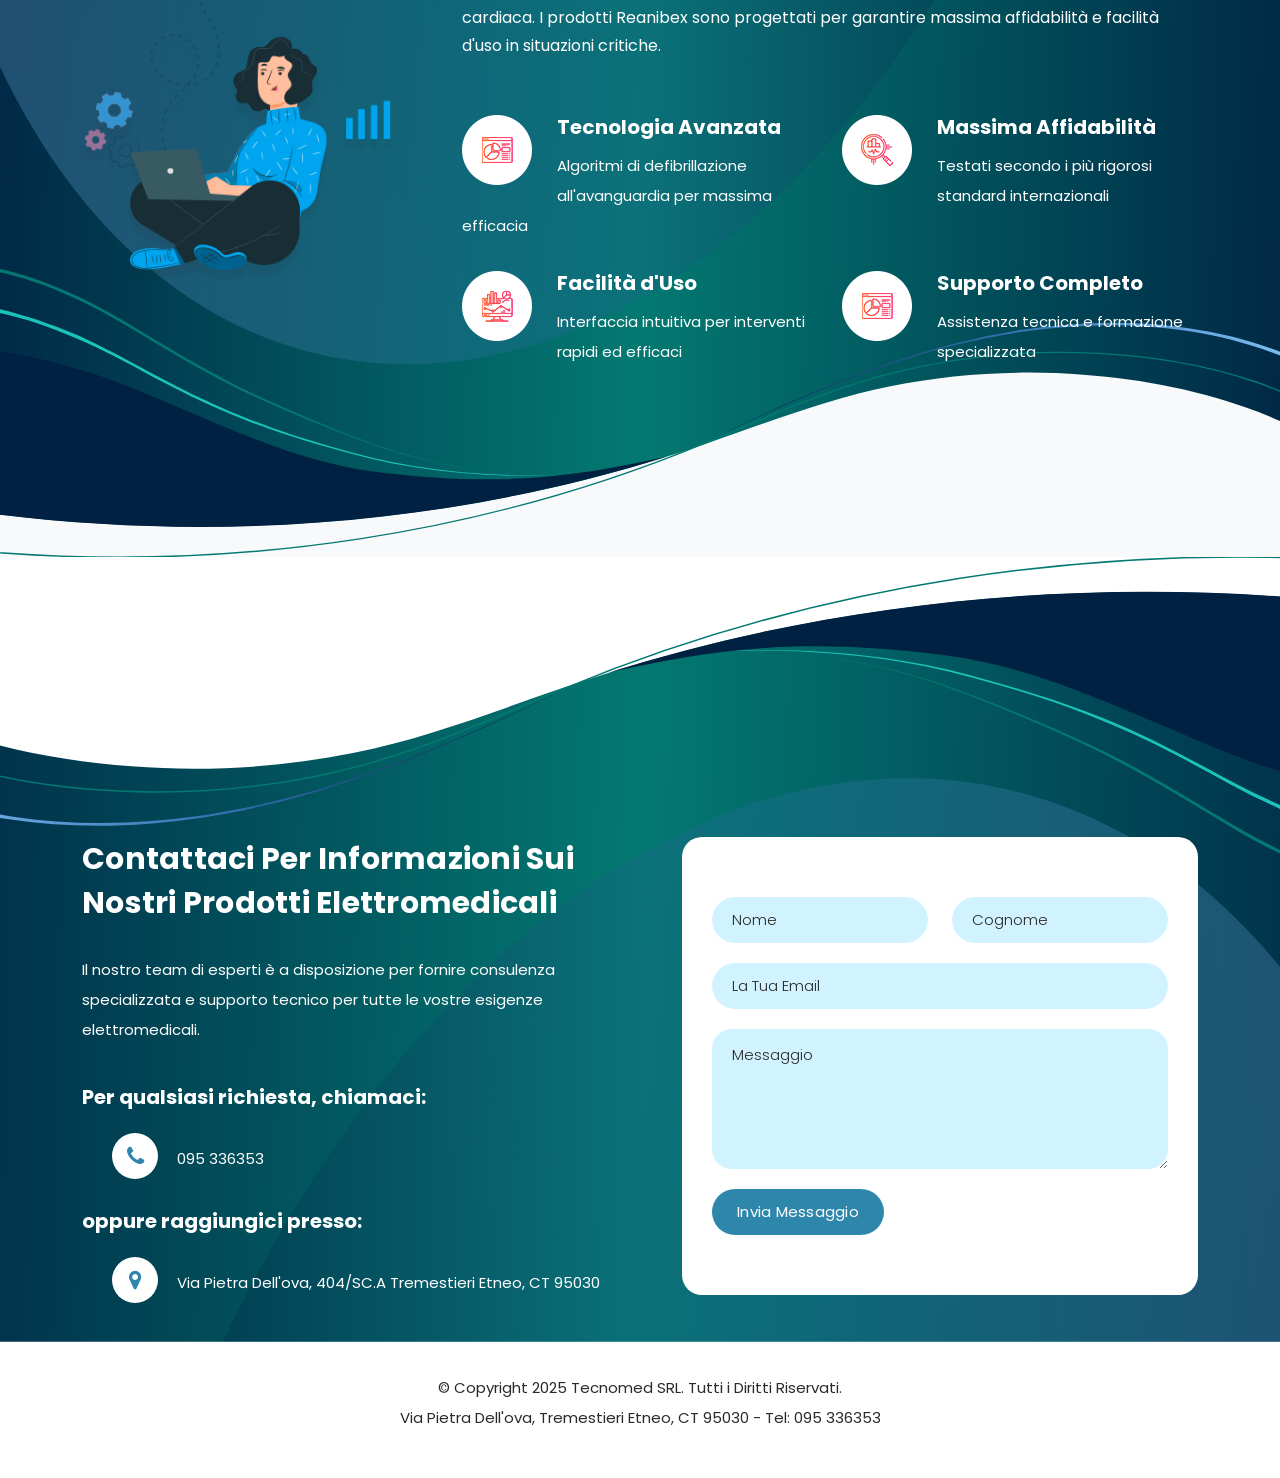
<file: bexen-cardio.html>
<!DOCTYPE html>
<html lang="it">

<head>
    <meta charset="UTF-8">
    <meta name="viewport" content="width=device-width, initial-scale=1, shrink-to-fit=no">
    <meta name="description" content="Bexen Cardio - Defibrillatori Reanibex per emergenze cardiache e rianimazione professionale">
    <meta name="author" content="Tecnomed SRL">
    <link rel="preconnect" href="https://fonts.gstatic.com">
    <link href="https://fonts.googleapis.com/css2?family=Poppins:wght@100;200;300;400;500;600;700;800;900&display=swap" rel="stylesheet">

    <title>Bexen Cardio - Defibrillatori Reanibex | Tecnomed SRL</title>

    <!-- Bootstrap core CSS -->
    <link href="vendor/bootstrap/css/bootstrap.min.css" rel="stylesheet">

    <!-- Additional CSS Files -->
    <link rel="stylesheet" href="assets/css/fontawesome.css">
    <link rel="stylesheet" href="assets/css/templatemo-space-dynamic.css">
    <link rel="stylesheet" href="assets/css/animated.css">
    <link rel="stylesheet" href="assets/css/owl.css">
    <link rel="stylesheet" href="assets/css/tecnomed-colors.css">
</head>

<body>

    <!-- ***** Header Area Start ***** -->
    <header class="header-area header-sticky wow slideInDown" data-wow-duration="0.75s" data-wow-delay="0s">
        <div class="container">
            <div class="row">
                <div class="col-12">
                    <nav class="main-nav">
                        <!-- ***** Logo Start ***** -->
                        <a href="index.html" class="logo">
                            <h4>Tecno<span>med</span></h4>
                        </a>
                        <!-- ***** Logo End ***** -->
                        <!-- ***** Menu Start ***** -->
                        <ul class="nav">
                            <li class="scroll-to-section"><a href="index.html">Home</a></li>
                            <li class="scroll-to-section"><a href="index.html#about">Chi Siamo</a></li>
                            <li class="scroll-to-section"><a href="index.html#services">Servizi</a></li>
                            <li class="scroll-to-section"><a href="index.html#portfolio" class="active">Prodotti</a></li>
                            <li class="scroll-to-section"><a href="index.html#blog">News</a></li>
                            <li class="scroll-to-section"><a href="index.html#contact">Contattaci</a></li>
                            <li class="scroll-to-section">
                                <div class="main-red-button"><a href="index.html#contact">Contatto Rapido</a></div>
                            </li>
                        </ul>
                        <a class='menu-trigger'>
                            <span>Menu</span>
                        </a>
                        <!-- ***** Menu End ***** -->
                    </nav>
                </div>
            </div>
        </div>
    </header>
    <!-- ***** Header Area End ***** -->

    <!-- ***** Main Banner Area Start ***** -->
    <div class="main-banner wow fadeIn" style="background: #f8f9fa; padding: 120px 0 80px 0;">
        <div class="container">
            <div class="row">
                <div class="col-lg-12">
                    <div class="row">
                        <div class="col-lg-6 align-self-center">
                            <div class="left-content header-text wow fadeInLeft" data-wow-duration="1s" data-wow-delay="1s">
                                <h6 style="color: #2E86AB;">Bexen Cardio</h6>
                                <h2 style="color: #2a2a2a;">Defibrillatori <em style="color: #2E86AB;">Reanibex</em> per <span style="color: #28A745;">Emergenze</span></h2>
                                <p style="color: #666;">Soluzioni avanzate per la rianimazione cardiopolmonare e il supporto vitale avanzato. I defibrillatori Bexen Cardio rappresentano l'eccellenza nella tecnologia di emergenza.</p>
                                <div class="main-blue-button" style="margin-top: 30px;">
                                    <a href="index.html#contact">Richiedi Informazioni</a>
                                </div>
                            </div>
                        </div>
                        <div class="col-lg-6">
                            <div class="right-image wow fadeInRight" data-wow-duration="1s" data-wow-delay="0.5s">
                                <img src="assets/images/cardiology.svg" alt="Bexen Cardio">
                            </div>
                        </div>
                    </div>
                </div>
            </div>
        </div>
    </div>
    <!-- ***** Main Banner Area End ***** -->

    <!-- ***** Products Section Start ***** -->
    <div id="products" class="our-portfolio section" style="padding-top: 40px;">
        <div class="container">
            <div class="row">
                <div class="col-lg-6 offset-lg-3">
                    <div class="section-heading wow bounceIn" data-wow-duration="1s" data-wow-delay="0.2s" style="margin-bottom: 30px;">
                        <h2>Gamma Prodotti <em>Bexen Cardio</em> &amp; <span>Reanibex</span></h2>
                        <p>Scopri la nostra gamma completa di defibrillatori e sistemi di supporto vitale avanzato</p>
                    </div>
                </div>
            </div>
            <div class="row">
                <div class="col-lg-8 offset-lg-2">
                    <div class="products-list">
                        <a href="reanibex-200.html" class="product-chip">Reanibex 200</a>
                        <a href="reanibex-300.html" class="product-chip">Reanibex 300</a>
                        <a href="reanibex-300.html" class="product-chip">Reanibex 300 GSM</a>
                        <a href="reanibex-300.html" class="product-chip">Reanibex 300 Manual</a>
                        <a href="reanibex-100.html" class="product-chip">Reanibex 100</a>
                        <a href="reanibex-500.html" class="product-chip">Reanibex 500</a>
                        <a href="reanibex-500.html" class="product-chip">Reanibex 500 EMS</a>
                        <a href="reanibex-700.html" class="product-chip">Reanibex 700</a>
                        <a href="reanibex-800.html" class="product-chip">Reanibex 800</a>
                        <a href="go2vent.html" class="product-chip">GO2VENT</a>
                        <a href="reanibex-data.html" class="product-chip">Reanibex data Manager</a>
                        <a href="reanibex-data.html" class="product-chip">Reanibex data link</a>
                        <a href="reanibex-data.html" class="product-chip">Reanibex Data Cloud</a>
                    </div>
                </div>
            </div>
        </div>
    </div>
    <!-- ***** Products Section End ***** -->

    <!-- ***** Features Section Start ***** -->
    <div class="about-us section" style="background-color: #f8f9fa;">
        <div class="container">
            <div class="row">
                <div class="col-lg-4">
                    <div class="left-image wow fadeIn" data-wow-duration="1s" data-wow-delay="0.2s">
                        <img src="assets/images/about-left-image.png" alt="Bexen Cardio Features">
                    </div>
                </div>
                <div class="col-lg-8 align-self-center">
                    <div class="services">
                        <div class="row">
                            <div class="col-lg-12" style="margin-bottom: 30px;">
                                <div class="company-description">
                                    <h3 style="margin-bottom: 20px;">Perché Scegliere Bexen Cardio</h3>
                                    <p style="font-size: 16px; line-height: 28px; margin-bottom: 25px;">
                                        Bexen Cardio è leader mondiale nella produzione di defibrillatori e sistemi di emergenza cardiaca. 
                                        I prodotti Reanibex sono progettati per garantire massima affidabilità e facilità d'uso in situazioni critiche.
                                    </p>
                                </div>
                            </div>
                            <div class="col-lg-6">
                                <div class="item wow fadeIn" data-wow-duration="1s" data-wow-delay="0.5s">
                                    <div class="icon">
                                        <img src="assets/images/service-icon-01.png" alt="Tecnologia">
                                    </div>
                                    <div class="right-text">
                                        <h4>Tecnologia Avanzata</h4>
                                        <p>Algoritmi di defibrillazione all'avanguardia per massima efficacia</p>
                                    </div>
                                </div>
                            </div>
                            <div class="col-lg-6">
                                <div class="item wow fadeIn" data-wow-duration="1s" data-wow-delay="0.7s">
                                    <div class="icon">
                                        <img src="assets/images/service-icon-02.png" alt="Affidabilità">
                                    </div>
                                    <div class="right-text">
                                        <h4>Massima Affidabilità</h4>
                                        <p>Testati secondo i più rigorosi standard internazionali</p>
                                    </div>
                                </div>
                            </div>
                            <div class="col-lg-6">
                                <div class="item wow fadeIn" data-wow-duration="1s" data-wow-delay="0.9s">
                                    <div class="icon">
                                        <img src="assets/images/service-icon-03.png" alt="Facilità">
                                    </div>
                                    <div class="right-text">
                                        <h4>Facilità d'Uso</h4>
                                        <p>Interfaccia intuitiva per interventi rapidi ed efficaci</p>
                                    </div>
                                </div>
                            </div>
                            <div class="col-lg-6">
                                <div class="item wow fadeIn" data-wow-duration="1s" data-wow-delay="1.1s">
                                    <div class="icon">
                                        <img src="assets/images/service-icon-04.png" alt="Supporto">
                                    </div>
                                    <div class="right-text">
                                        <h4>Supporto Completo</h4>
                                        <p>Assistenza tecnica e formazione specializzata</p>
                                    </div>
                                </div>
                            </div>
                        </div>
                    </div>
                </div>
            </div>
        </div>
    </div>
    <!-- ***** Features Section End ***** -->

    <div id="contact" class="contact-us section">
    <div class="container">
      <div class="row">
        <div class="col-lg-6 align-self-center wow fadeInLeft" data-wow-duration="0.5s" data-wow-delay="0.25s">
          <div class="section-heading">
            <h2>Contattaci per Informazioni sui Nostri Prodotti Elettromedicali</h2>
            <p>Il nostro team di esperti è a disposizione per fornire consulenza specializzata e supporto tecnico per tutte le vostre esigenze elettromedicali.</p>
            <div class="phone-info">
              <h4>Per qualsiasi richiesta, chiamaci: <br><br><span><i class="fa fa-phone"></i> <a href="tel:095336353">095 336353</a></span></h4>
              <h4>oppure raggiungici presso: <br><br><span><i class="fa fa-map-marker"></i><a href="https://www.google.com/maps/place/Tecnomed+Srl/@37.54578,15.09287,17z/data=!3m1!4b1!4m6!3m5!1s0x1313fcf12cef468d:0xdb8fd78b80c1c913!8m2!3d37.54578!4d15.09287!16s%2Fg%2F1td9mrt1?entry=ttu&g_ep=EgoyMDI2MDEyNi4wIKXMDSoASAFQAw%3D%3D"> Via Pietra Dell'ova, 404/SC.A Tremestieri Etneo, CT 95030</a></span></h4>
            </div>
          </div>
        </div>
        <div class="col-lg-6 wow fadeInRight" data-wow-duration="0.5s" data-wow-delay="0.25s">
          <form id="contact" action="" method="post">
            <div class="row">
              <div class="col-lg-6">
                <fieldset>
                  <input type="name" name="name" id="name" placeholder="Nome" autocomplete="on" required>
                </fieldset>
              </div>
              <div class="col-lg-6">
                <fieldset>
                  <input type="surname" name="surname" id="surname" placeholder="Cognome" autocomplete="on" required>
                </fieldset>
              </div>
              <div class="col-lg-12">
                <fieldset>
                  <input type="text" name="email" id="email" pattern="[^ @]*@[^ @]*" placeholder="La Tua Email" required="">
                </fieldset>
              </div>
              <div class="col-lg-12">
                <fieldset>
                  <textarea name="message" type="text" class="form-control" id="message" placeholder="Messaggio" required=""></textarea>  
                </fieldset>
              </div>
              <div class="col-lg-12">
                <fieldset>
                  <button type="submit" id="form-submit" class="main-button ">Invia Messaggio</button>
                </fieldset>
              </div>
            </div>
            <div class="contact-dec">
              <img src="assets/images/contact-decoration.png" alt="">
            </div>
          </form>
        </div>
      </div>
    </div>
  </div>

    <!-- ***** Footer Start ***** -->
    <footer>
        <div class="container">
            <div class="row">
                <div class="col-lg-12 wow fadeIn" data-wow-duration="1s" data-wow-delay="0.25s">
                    <p>© Copyright 2025 Tecnomed SRL. Tutti i Diritti Riservati.

                        <br>Via Pietra Dell'ova, Tremestieri Etneo, CT 95030 - Tel: 095 336353</p>
                </div>
            </div>
        </div>
    </footer>
    <!-- ***** Footer End ***** -->

    <!-- Scripts -->
    <script src="vendor/jquery/jquery.min.js"></script>
    <script src="vendor/bootstrap/js/bootstrap.bundle.min.js"></script>
    <script src="assets/js/owl-carousel.js"></script>
    <script src="assets/js/animation.js"></script>
    <script src="assets/js/imagesloaded.js"></script>
    <script src="assets/js/templatemo-custom.js"></script>

</body>

</html>
</file>
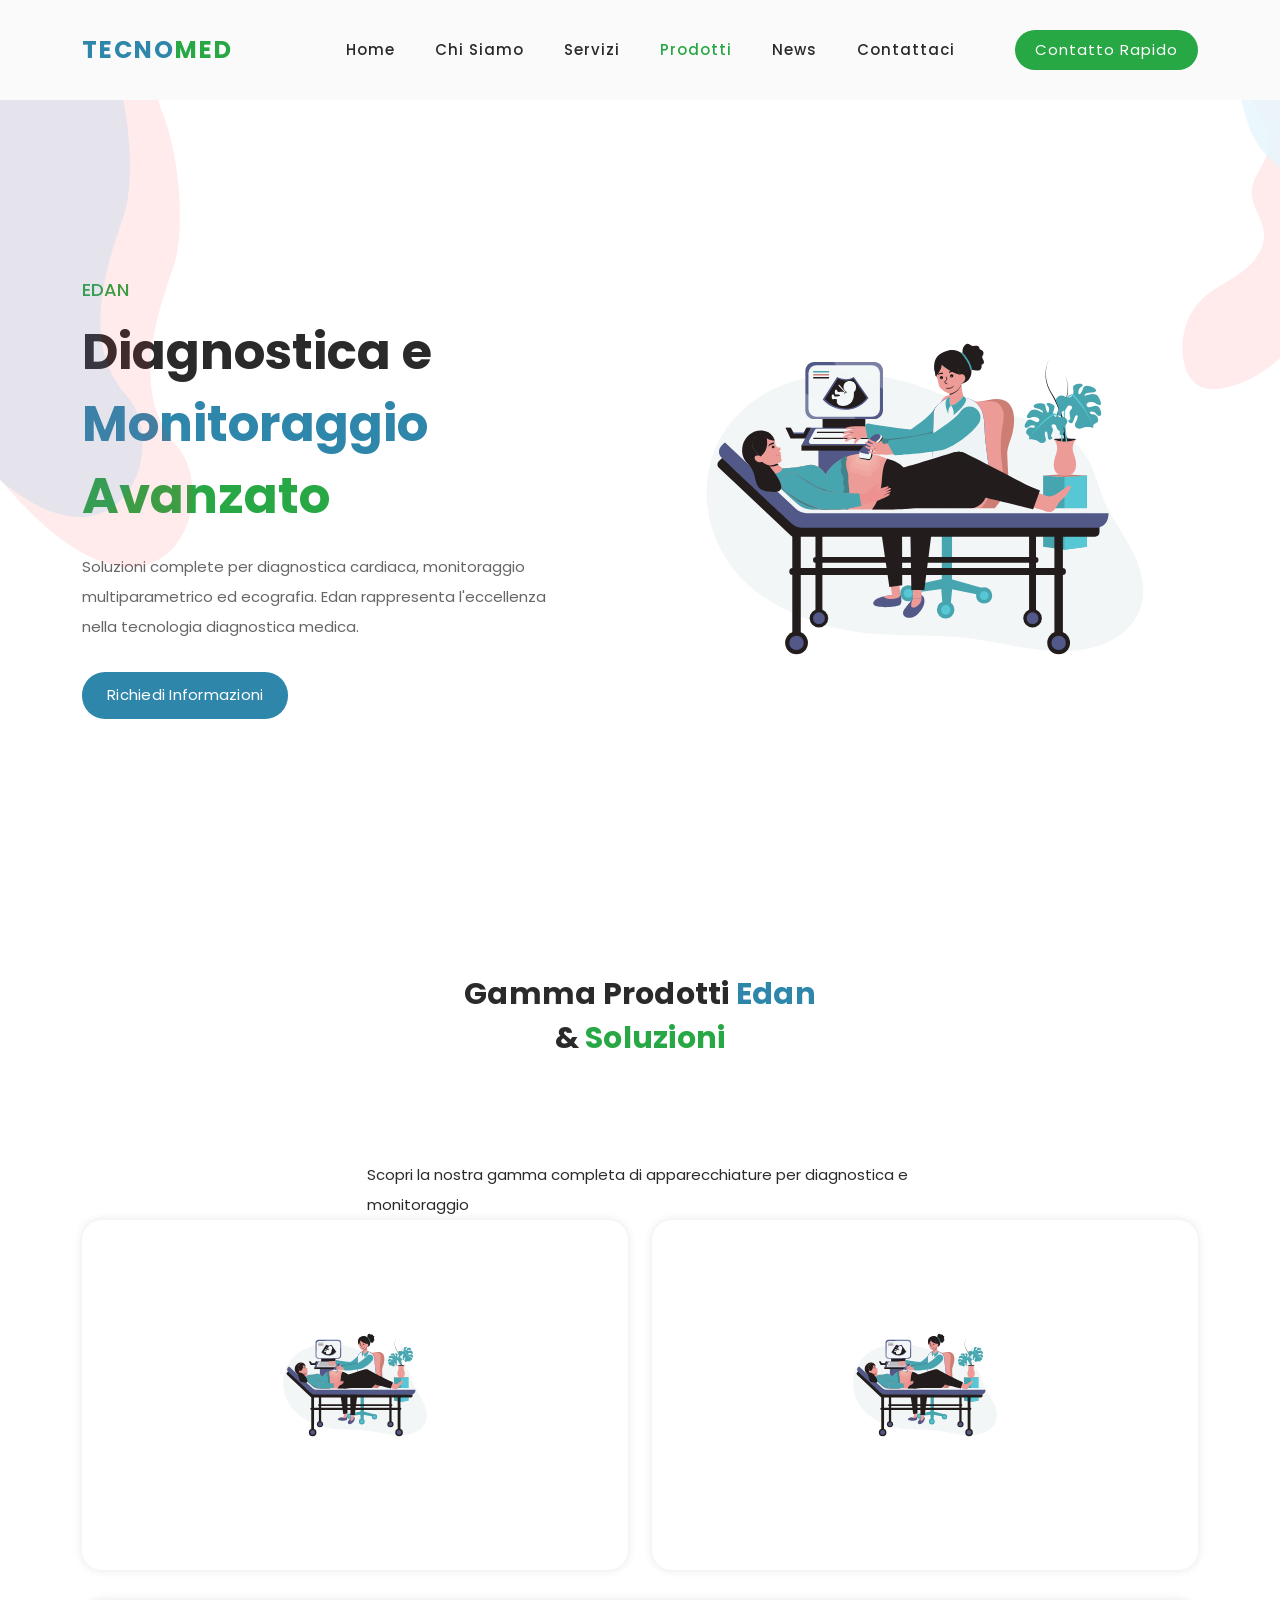
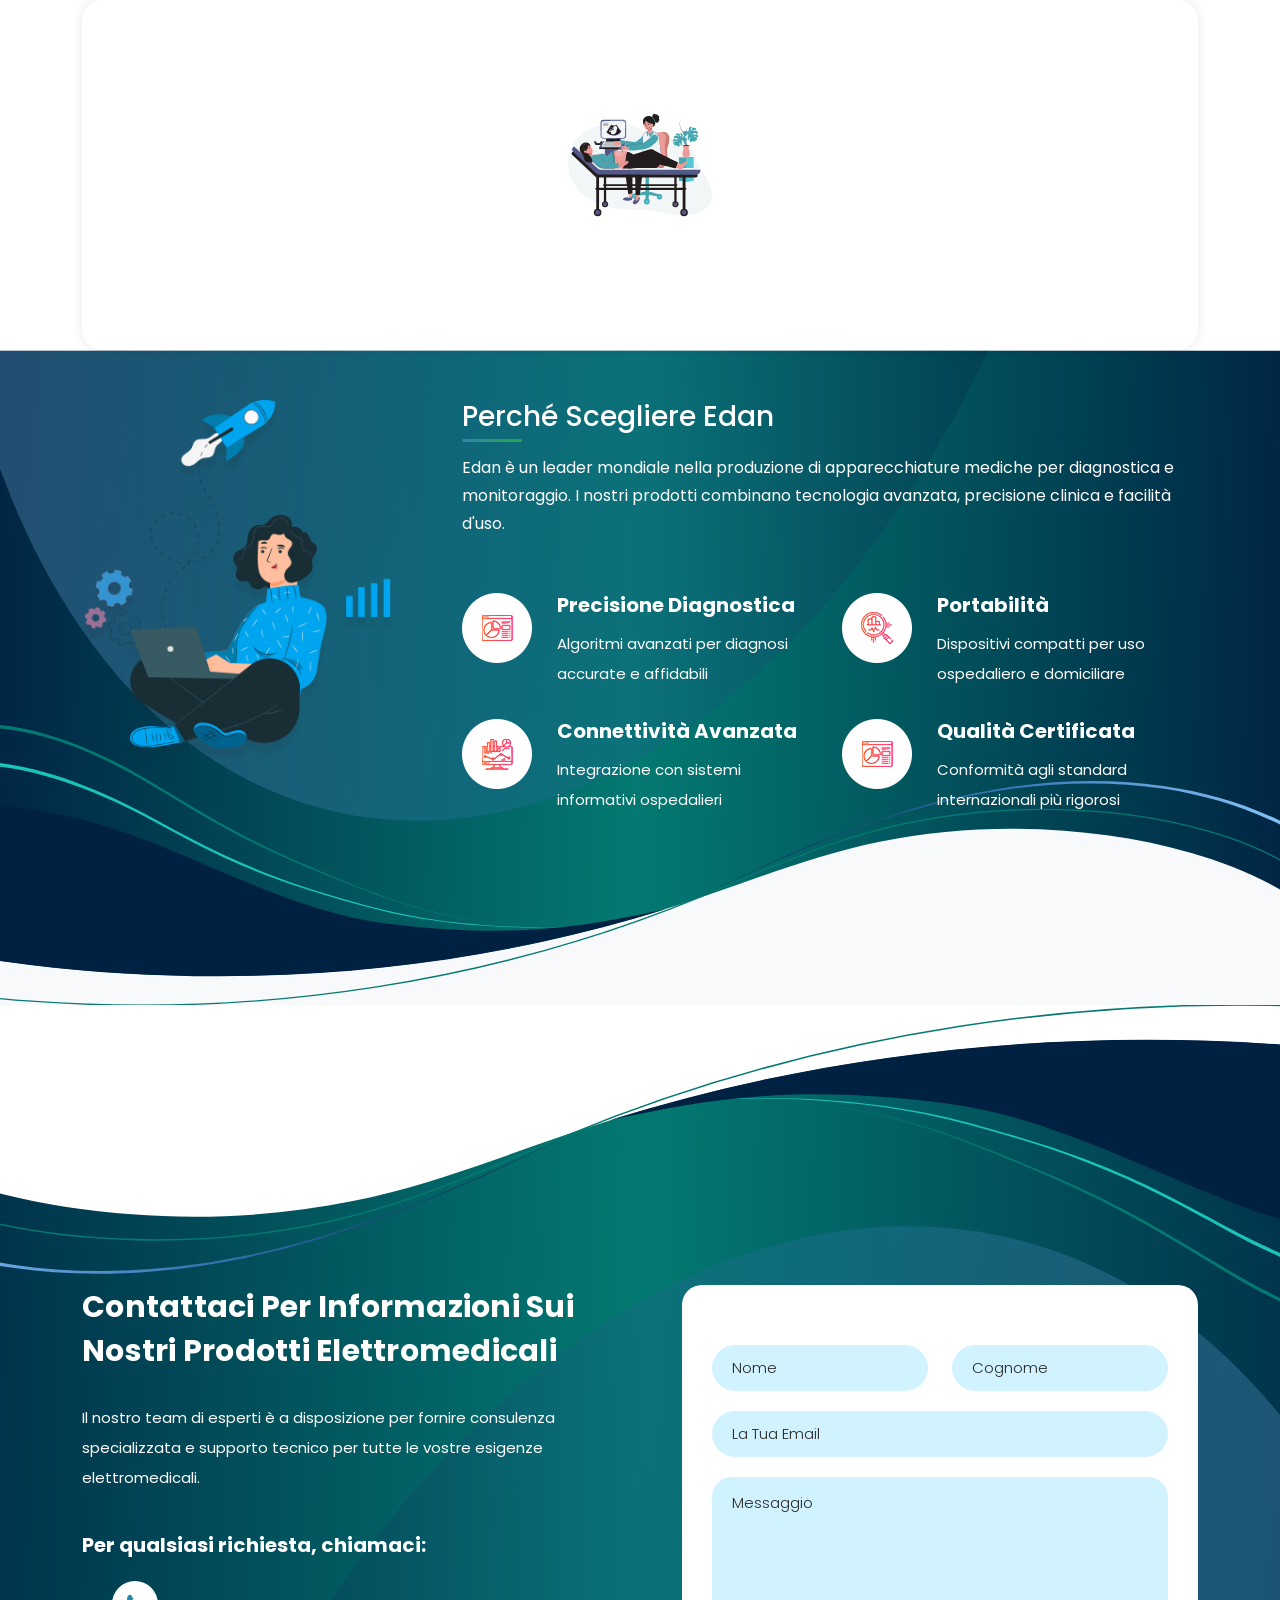
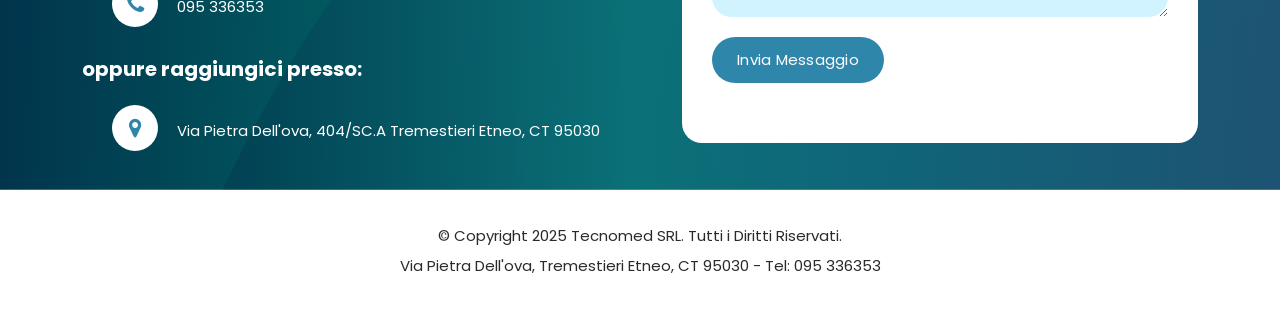
<file: edan.html>
<!DOCTYPE html>
<html lang="it">

<head>
    <meta charset="UTF-8">
    <meta name="viewport" content="width=device-width, initial-scale=1, shrink-to-fit=no">
    <meta name="description" content="Edan - Elettrocardiografi, monitor e ecografi per diagnostica avanzata">
    <meta name="author" content="Tecnomed SRL">
    <link rel="preconnect" href="https://fonts.gstatic.com">
    <link href="https://fonts.googleapis.com/css2?family=Poppins:wght@100;200;300;400;500;600;700;800;900&display=swap" rel="stylesheet">

    <title>Edan - Diagnostica e Monitoraggio | Tecnomed SRL</title>

    <!-- Bootstrap core CSS -->
    <link href="vendor/bootstrap/css/bootstrap.min.css" rel="stylesheet">

    <!-- Additional CSS Files -->
    <link rel="stylesheet" href="assets/css/fontawesome.css">
    <link rel="stylesheet" href="assets/css/templatemo-space-dynamic.css">
    <link rel="stylesheet" href="assets/css/animated.css">
    <link rel="stylesheet" href="assets/css/owl.css">
    <link rel="stylesheet" href="assets/css/tecnomed-colors.css">
</head>

<body>

    <!-- ***** Header Area Start ***** -->
    <header class="header-area header-sticky wow slideInDown" data-wow-duration="0.75s" data-wow-delay="0s">
        <div class="container">
            <div class="row">
                <div class="col-12">
                    <nav class="main-nav">
                        <!-- ***** Logo Start ***** -->
                        <a href="index.html" class="logo">
                            <h4>Tecno<span>med</span></h4>
                        </a>
                        <!-- ***** Logo End ***** -->
                        <!-- ***** Menu Start ***** -->
                        <ul class="nav">
                            <li class="scroll-to-section"><a href="index.html">Home</a></li>
                            <li class="scroll-to-section"><a href="index.html#about">Chi Siamo</a></li>
                            <li class="scroll-to-section"><a href="index.html#services">Servizi</a></li>
                            <li class="scroll-to-section"><a href="index.html#portfolio" class="active">Prodotti</a></li>
                            <li class="scroll-to-section"><a href="index.html#blog">News</a></li>
                            <li class="scroll-to-section"><a href="index.html#contact">Contattaci</a></li>
                            <li class="scroll-to-section">
                                <div class="main-red-button"><a href="index.html#contact">Contatto Rapido</a></div>
                            </li>
                        </ul>
                        <a class='menu-trigger'>
                            <span>Menu</span>
                        </a>
                        <!-- ***** Menu End ***** -->
                    </nav>
                </div>
            </div>
        </div>
    </header>
    <!-- ***** Header Area End ***** -->

    <!-- ***** Main Banner Area Start ***** -->
    <div class="main-banner wow fadeIn" style="background: #f8f9fa; padding: 120px 0 80px 0;">
        <div class="container">
            <div class="row">
                <div class="col-lg-12">
                    <div class="row">
                        <div class="col-lg-6 align-self-center">
                            <div class="left-content header-text wow fadeInLeft" data-wow-duration="1s" data-wow-delay="1s">
                                <h6 style="color: #2E86AB;">Edan</h6>
                                <h2 style="color: #2a2a2a;">Diagnostica e <em style="color: #2E86AB;">Monitoraggio</em> <span style="color: #28A745;">Avanzato</span></h2>
                                <p style="color: #666;">Soluzioni complete per diagnostica cardiaca, monitoraggio multiparametrico ed ecografia. Edan rappresenta l'eccellenza nella tecnologia diagnostica medica.</p>
                                <div class="main-blue-button" style="margin-top: 30px;">
                                    <a href="index.html#contact">Richiedi Informazioni</a>
                                </div>
                            </div>
                        </div>
                        <div class="col-lg-6">
                            <div class="right-image wow fadeInRight" data-wow-duration="1s" data-wow-delay="0.5s">
                                <img src="assets/images/edan.svg" alt="Edan">
                            </div>
                        </div>
                    </div>
                </div>
            </div>
        </div>
    </div>
    <!-- ***** Main Banner Area End ***** -->

    <!-- ***** Products Categories Start ***** -->
    <div id="products" class="our-portfolio section" style="padding-top: 80px;">
        <div class="container">
            <div class="row">
                <div class="col-lg-6 offset-lg-3">
                    <div class="section-heading wow bounceIn" data-wow-duration="1s" data-wow-delay="0.2s">
                        <h2>Gamma Prodotti <em>Edan</em> &amp; <span>Soluzioni</span></h2>
                        <p>Scopri la nostra gamma completa di apparecchiature per diagnostica e monitoraggio</p>
                    </div>
                </div>
            </div>
            <div class="row">
                <div class="col-lg-6 col-sm-6">
                    <a href="edan-elettrocardiografi.html">
                        <div class="item wow bounceInUp" data-wow-duration="1s" data-wow-delay="0.3s">
                            <div class="hidden-content">
                                <h4>Elettrocardiografi</h4>
                                <p>ECG a 3, 6 e 12 derivazioni per diagnosi cardiaca precisa e affidabile.</p>
                            </div>
                            <div class="showed-content">
                                <img src="assets/images/edan.svg" alt="Elettrocardiografi Edan">
                            </div>
                        </div>
                    </a>
                </div>
                <div class="col-lg-6 col-sm-6">
                    <a href="edan-monitor.html">
                        <div class="item wow bounceInUp" data-wow-duration="1s" data-wow-delay="0.4s">
                            <div class="hidden-content">
                                <h4>Monitor Multiparametrici</h4>
                                <p>Sistemi di monitoraggio avanzati per terapia intensiva e degenza.</p>
                            </div>
                            <div class="showed-content">
                                <img src="assets/images/edan.svg" alt="Monitor Edan">
                            </div>
                        </div>
                    </a>
                </div>
                <div class="col-lg-12 col-sm-12" style="margin-top: 30px;">
                    <a href="edan-ecografi.html">
                        <div class="item wow bounceInUp" data-wow-duration="1s" data-wow-delay="0.5s">
                            <div class="hidden-content">
                                <h4>Ecografi</h4>
                                <p>Sistemi ecografici portatili e fissi per imaging diagnostico di alta qualità.</p>
                            </div>
                            <div class="showed-content">
                                <img src="assets/images/edan.svg" alt="Ecografi Edan">
                            </div>
                        </div>
                    </a>
                </div>
            </div>
        </div>
    </div>
    <!-- ***** Products Categories End ***** -->

    <!-- ***** Features Section Start ***** -->
    <div class="about-us section" style="background-color: #f8f9fa;">
        <div class="container">
            <div class="row">
                <div class="col-lg-4">
                    <div class="left-image wow fadeIn" data-wow-duration="1s" data-wow-delay="0.2s">
                        <img src="assets/images/about-left-image.png" alt="Edan Features">
                    </div>
                </div>
                <div class="col-lg-8 align-self-center">
                    <div class="services">
                        <div class="row">
                            <div class="col-lg-12" style="margin-bottom: 30px;">
                                <div class="company-description">
                                    <h3 style="color: #2E86AB; margin-bottom: 20px;">Perché Scegliere Edan</h3>
                                    <p style="font-size: 16px; line-height: 28px; color: #666; margin-bottom: 25px;">
                                        Edan è un leader mondiale nella produzione di apparecchiature mediche per diagnostica e monitoraggio. 
                                        I nostri prodotti combinano tecnologia avanzata, precisione clinica e facilità d'uso.
                                    </p>
                                </div>
                            </div>
                            <div class="col-lg-6">
                                <div class="item wow fadeIn" data-wow-duration="1s" data-wow-delay="0.5s">
                                    <div class="icon">
                                        <img src="assets/images/service-icon-01.png" alt="Precisione">
                                    </div>
                                    <div class="right-text">
                                        <h4>Precisione Diagnostica</h4>
                                        <p>Algoritmi avanzati per diagnosi accurate e affidabili</p>
                                    </div>
                                </div>
                            </div>
                            <div class="col-lg-6">
                                <div class="item wow fadeIn" data-wow-duration="1s" data-wow-delay="0.7s">
                                    <div class="icon">
                                        <img src="assets/images/service-icon-02.png" alt="Portabilità">
                                    </div>
                                    <div class="right-text">
                                        <h4>Portabilità</h4>
                                        <p>Dispositivi compatti per uso ospedaliero e domiciliare</p>
                                    </div>
                                </div>
                            </div>
                            <div class="col-lg-6">
                                <div class="item wow fadeIn" data-wow-duration="1s" data-wow-delay="0.9s">
                                    <div class="icon">
                                        <img src="assets/images/service-icon-03.png" alt="Connettività">
                                    </div>
                                    <div class="right-text">
                                        <h4>Connettività Avanzata</h4>
                                        <p>Integrazione con sistemi informativi ospedalieri</p>
                                    </div>
                                </div>
                            </div>
                            <div class="col-lg-6">
                                <div class="item wow fadeIn" data-wow-duration="1s" data-wow-delay="1.1s">
                                    <div class="icon">
                                        <img src="assets/images/service-icon-04.png" alt="Qualità">
                                    </div>
                                    <div class="right-text">
                                        <h4>Qualità Certificata</h4>
                                        <p>Conformità agli standard internazionali più rigorosi</p>
                                    </div>
                                </div>
                            </div>
                        </div>
                    </div>
                </div>
            </div>
        </div>
    </div>
    <!-- ***** Features Section End ***** -->

    <div id="contact" class="contact-us section">
    <div class="container">
      <div class="row">
        <div class="col-lg-6 align-self-center wow fadeInLeft" data-wow-duration="0.5s" data-wow-delay="0.25s">
          <div class="section-heading">
            <h2>Contattaci per Informazioni sui Nostri Prodotti Elettromedicali</h2>
            <p>Il nostro team di esperti è a disposizione per fornire consulenza specializzata e supporto tecnico per tutte le vostre esigenze elettromedicali.</p>
            <div class="phone-info">
              <h4>Per qualsiasi richiesta, chiamaci: <br><br><span><i class="fa fa-phone"></i> <a href="tel:095336353">095 336353</a></span></h4>
              <h4>oppure raggiungici presso: <br><br><span><i class="fa fa-map-marker"></i><a href="https://www.google.com/maps/place/Tecnomed+Srl/@37.54578,15.09287,17z/data=!3m1!4b1!4m6!3m5!1s0x1313fcf12cef468d:0xdb8fd78b80c1c913!8m2!3d37.54578!4d15.09287!16s%2Fg%2F1td9mrt1?entry=ttu&g_ep=EgoyMDI2MDEyNi4wIKXMDSoASAFQAw%3D%3D"> Via Pietra Dell'ova, 404/SC.A Tremestieri Etneo, CT 95030</a></span></h4>
            </div>
          </div>
        </div>
        <div class="col-lg-6 wow fadeInRight" data-wow-duration="0.5s" data-wow-delay="0.25s">
          <form id="contact" action="" method="post">
            <div class="row">
              <div class="col-lg-6">
                <fieldset>
                  <input type="name" name="name" id="name" placeholder="Nome" autocomplete="on" required>
                </fieldset>
              </div>
              <div class="col-lg-6">
                <fieldset>
                  <input type="surname" name="surname" id="surname" placeholder="Cognome" autocomplete="on" required>
                </fieldset>
              </div>
              <div class="col-lg-12">
                <fieldset>
                  <input type="text" name="email" id="email" pattern="[^ @]*@[^ @]*" placeholder="La Tua Email" required="">
                </fieldset>
              </div>
              <div class="col-lg-12">
                <fieldset>
                  <textarea name="message" type="text" class="form-control" id="message" placeholder="Messaggio" required=""></textarea>  
                </fieldset>
              </div>
              <div class="col-lg-12">
                <fieldset>
                  <button type="submit" id="form-submit" class="main-button ">Invia Messaggio</button>
                </fieldset>
              </div>
            </div>
            <div class="contact-dec">
              <img src="assets/images/contact-decoration.png" alt="">
            </div>
          </form>
        </div>
      </div>
    </div>
  </div>

    <!-- ***** Footer Start ***** -->
    <footer>
        <div class="container">
            <div class="row">
                <div class="col-lg-12 wow fadeIn" data-wow-duration="1s" data-wow-delay="0.25s">
                    <p>© Copyright 2025 Tecnomed SRL. Tutti i Diritti Riservati.

                        <br>Via Pietra Dell'ova, Tremestieri Etneo, CT 95030 - Tel: 095 336353</p>
                </div>
            </div>
        </div>
    </footer>
    <!-- ***** Footer End ***** -->

    <!-- Scripts -->
    <script src="vendor/jquery/jquery.min.js"></script>
    <script src="vendor/bootstrap/js/bootstrap.bundle.min.js"></script>
    <script src="assets/js/owl-carousel.js"></script>
    <script src="assets/js/animation.js"></script>
    <script src="assets/js/imagesloaded.js"></script>
    <script src="assets/js/templatemo-custom.js"></script>

</body>

</html>
</file>
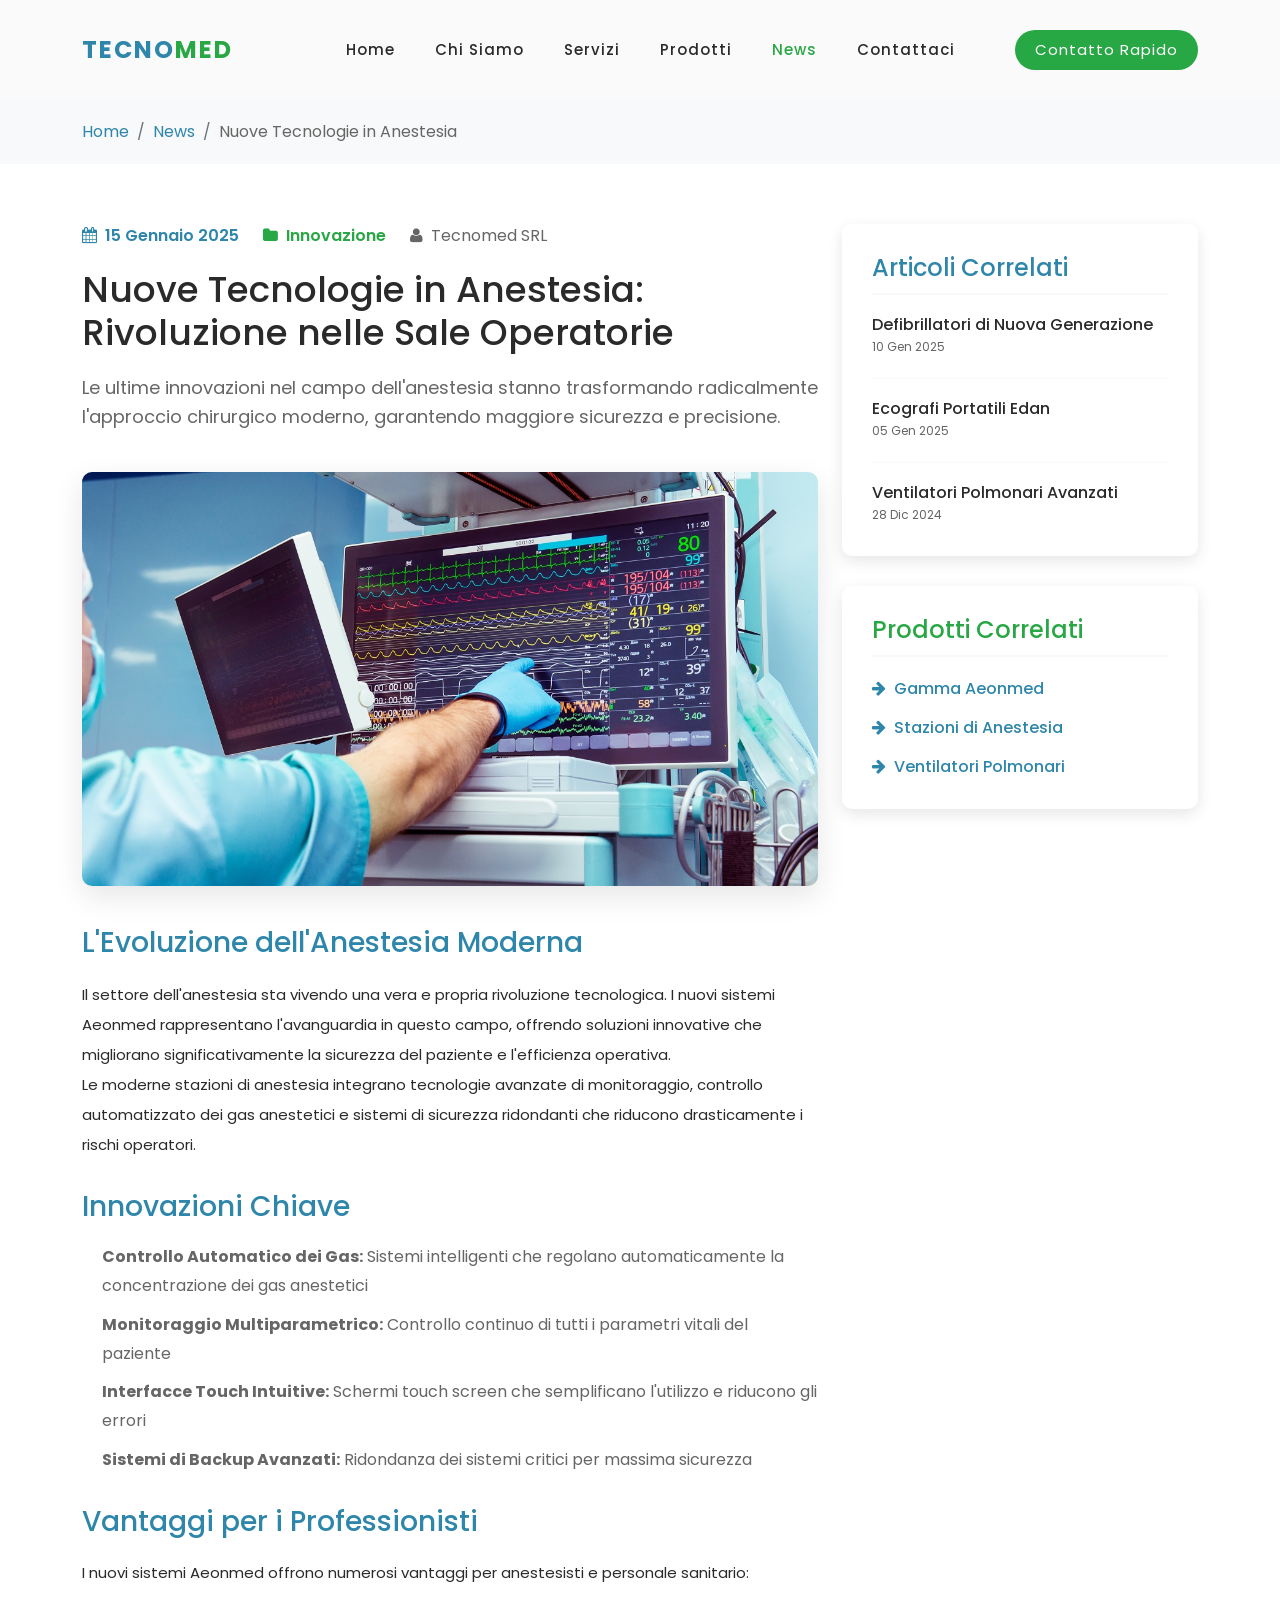
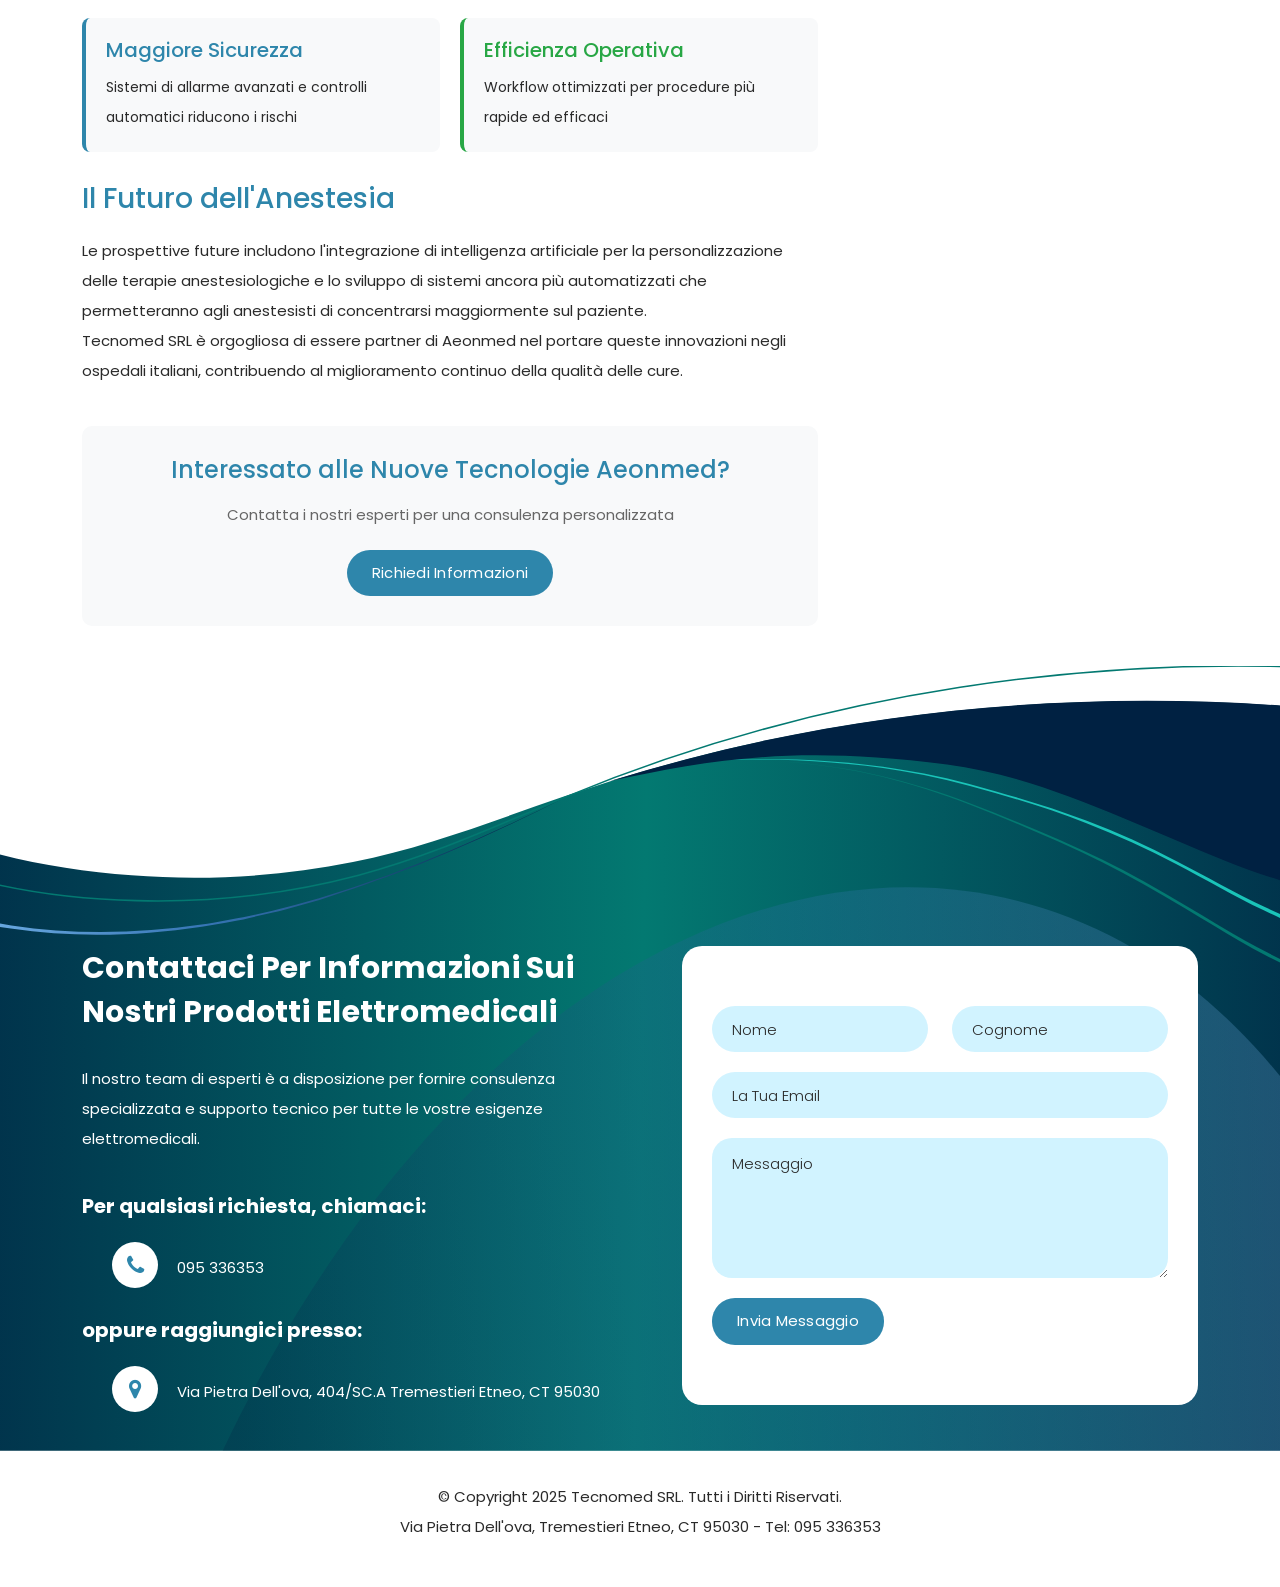
<file: news-anestesia-tecnologie.html>
<!DOCTYPE html>
<html lang="it">

<head>
    <meta charset="UTF-8">
    <meta name="viewport" content="width=device-width, initial-scale=1, shrink-to-fit=no">
    <meta name="description" content="Nuove Tecnologie in Anestesia - Le ultime innovazioni Aeonmed per sale operatorie">
    <meta name="author" content="Tecnomed SRL">
    <link rel="preconnect" href="https://fonts.gstatic.com">
    <link href="https://fonts.googleapis.com/css2?family=Poppins:wght@100;200;300;400;500;600;700;800;900&display=swap" rel="stylesheet">

    <title>Nuove Tecnologie in Anestesia | Tecnomed SRL</title>

    <!-- Bootstrap core CSS -->
    <link href="vendor/bootstrap/css/bootstrap.min.css" rel="stylesheet">

    <!-- Additional CSS Files -->
    <link rel="stylesheet" href="assets/css/fontawesome.css">
    <link rel="stylesheet" href="assets/css/templatemo-space-dynamic.css">
    <link rel="stylesheet" href="assets/css/animated.css">
    <link rel="stylesheet" href="assets/css/owl.css">
    <link rel="stylesheet" href="assets/css/tecnomed-colors.css">
</head>

<body>

    <!-- ***** Header Area Start ***** -->
    <header class="header-area header-sticky wow slideInDown" data-wow-duration="0.75s" data-wow-delay="0s">
        <div class="container">
            <div class="row">
                <div class="col-12">
                    <nav class="main-nav">
                        <!-- ***** Logo Start ***** -->
                        <a href="index.html" class="logo">
                            <h4>Tecno<span>med</span></h4>
                        </a>
                        <!-- ***** Logo End ***** -->
                        <!-- ***** Menu Start ***** -->
                        <ul class="nav">
                            <li class="scroll-to-section"><a href="index.html">Home</a></li>
                            <li class="scroll-to-section"><a href="index.html#about">Chi Siamo</a></li>
                            <li class="scroll-to-section"><a href="index.html#services">Servizi</a></li>
                            <li class="scroll-to-section"><a href="index.html#portfolio">Prodotti</a></li>
                            <li class="scroll-to-section"><a href="index.html#blog" class="active">News</a></li>
                            <li class="scroll-to-section"><a href="index.html#contact">Contattaci</a></li>
                            <li class="scroll-to-section">
                                <div class="main-red-button"><a href="index.html#contact">Contatto Rapido</a></div>
                            </li>
                        </ul>
                        <a class='menu-trigger'>
                            <span>Menu</span>
                        </a>
                        <!-- ***** Menu End ***** -->
                    </nav>
                </div>
            </div>
        </div>
    </header>
    <!-- ***** Header Area End ***** -->

    <!-- ***** Breadcrumb Start ***** -->
    <div class="breadcrumb-section" style="background: #f8f9fa; padding: 20px 0; margin-top: 100px;">
        <div class="container">
            <div class="row">
                <div class="col-lg-12">
                    <nav aria-label="breadcrumb">
                        <ol class="breadcrumb" style="background: none; margin: 0; padding: 0;">
                            <li class="breadcrumb-item"><a href="index.html" style="color: #2E86AB;">Home</a></li>
                            <li class="breadcrumb-item"><a href="index.html#blog" style="color: #2E86AB;">News</a></li>
                            <li class="breadcrumb-item active" aria-current="page" style="color: #666;">Nuove Tecnologie in Anestesia</li>
                        </ol>
                    </nav>
                </div>
            </div>
        </div>
    </div>
    <!-- ***** Breadcrumb End ***** -->

    <!-- ***** Article Content Start ***** -->
    <div class="article-content section" style="padding-top: 60px;">
        <div class="container">
            <div class="row">
                <div class="col-lg-8">
                    <div class="article-main wow fadeInLeft" data-wow-duration="1s" data-wow-delay="0.2s">
                        <!-- Article Header -->
                        <div class="article-header" style="margin-bottom: 40px;">
                            <div class="article-meta" style="margin-bottom: 20px;">
                                <span style="color: #2E86AB; font-weight: 600;"><i class="fa fa-calendar" style="margin-right: 8px;"></i>15 Gennaio 2025</span>
                                <span style="color: #28A745; font-weight: 600; margin-left: 20px;"><i class="fa fa-folder" style="margin-right: 8px;"></i>Innovazione</span>
                                <span style="color: #666; margin-left: 20px;"><i class="fa fa-user" style="margin-right: 8px;"></i>Tecnomed SRL</span>
                            </div>
                            <h1 style="color: #2a2a2a; margin-bottom: 20px; font-size: 36px; line-height: 1.2;">Nuove Tecnologie in Anestesia: Rivoluzione nelle Sale Operatorie</h1>
                            <p style="font-size: 18px; color: #666; line-height: 1.6;">Le ultime innovazioni nel campo dell'anestesia stanno trasformando radicalmente l'approccio chirurgico moderno, garantendo maggiore sicurezza e precisione.</p>
                        </div>

                        <!-- Featured Image -->
                        <div class="article-image" style="margin-bottom: 40px;">
                            <img src="assets/images/big-blog-thumb2.jpeg" alt="Nuove Tecnologie in Anestesia" style="width: 100%; border-radius: 10px; box-shadow: 0 10px 30px rgba(0,0,0,0.1);">
                        </div>

                        <!-- Article Body -->
                        <div class="article-body" style="font-size: 16px; line-height: 1.8; color: #666;">
                            <h3 style="color: #2E86AB; margin: 30px 0 20px 0;">L'Evoluzione dell'Anestesia Moderna</h3>
                            <p>Il settore dell'anestesia sta vivendo una vera e propria rivoluzione tecnologica. I nuovi sistemi Aeonmed rappresentano l'avanguardia in questo campo, offrendo soluzioni innovative che migliorano significativamente la sicurezza del paziente e l'efficienza operativa.</p>
                            
                            <p>Le moderne stazioni di anestesia integrano tecnologie avanzate di monitoraggio, controllo automatizzato dei gas anestetici e sistemi di sicurezza ridondanti che riducono drasticamente i rischi operatori.</p>

                            <h3 style="color: #2E86AB; margin: 30px 0 20px 0;">Innovazioni Chiave</h3>
                            <ul style="margin: 20px 0; padding-left: 20px;">
                                <li style="margin-bottom: 10px;"><strong>Controllo Automatico dei Gas:</strong> Sistemi intelligenti che regolano automaticamente la concentrazione dei gas anestetici</li>
                                <li style="margin-bottom: 10px;"><strong>Monitoraggio Multiparametrico:</strong> Controllo continuo di tutti i parametri vitali del paziente</li>
                                <li style="margin-bottom: 10px;"><strong>Interfacce Touch Intuitive:</strong> Schermi touch screen che semplificano l'utilizzo e riducono gli errori</li>
                                <li style="margin-bottom: 10px;"><strong>Sistemi di Backup Avanzati:</strong> Ridondanza dei sistemi critici per massima sicurezza</li>
                            </ul>

                            <h3 style="color: #2E86AB; margin: 30px 0 20px 0;">Vantaggi per i Professionisti</h3>
                            <p>I nuovi sistemi Aeonmed offrono numerosi vantaggi per anestesisti e personale sanitario:</p>
                            
                            <div class="benefits-grid" style="display: grid; grid-template-columns: repeat(auto-fit, minmax(250px, 1fr)); gap: 20px; margin: 30px 0;">
                                <div style="background: #f8f9fa; padding: 20px; border-radius: 8px; border-left: 4px solid #2E86AB;">
                                    <h5 style="color: #2E86AB; margin-bottom: 10px;">Maggiore Sicurezza</h5>
                                    <p style="margin: 0; font-size: 14px;">Sistemi di allarme avanzati e controlli automatici riducono i rischi</p>
                                </div>
                                <div style="background: #f8f9fa; padding: 20px; border-radius: 8px; border-left: 4px solid #28A745;">
                                    <h5 style="color: #28A745; margin-bottom: 10px;">Efficienza Operativa</h5>
                                    <p style="margin: 0; font-size: 14px;">Workflow ottimizzati per procedure più rapide ed efficaci</p>
                                </div>
                            </div>

                            <h3 style="color: #2E86AB; margin: 30px 0 20px 0;">Il Futuro dell'Anestesia</h3>
                            <p>Le prospettive future includono l'integrazione di intelligenza artificiale per la personalizzazione delle terapie anestesiologiche e lo sviluppo di sistemi ancora più automatizzati che permetteranno agli anestesisti di concentrarsi maggiormente sul paziente.</p>

                            <p>Tecnomed SRL è orgogliosa di essere partner di Aeonmed nel portare queste innovazioni negli ospedali italiani, contribuendo al miglioramento continuo della qualità delle cure.</p>
                        </div>

                        <!-- Call to Action -->
                        <div class="article-cta" style="background: #f8f9fa; padding: 30px; border-radius: 10px; margin: 40px 0; text-align: center;">
                            <h4 style="color: #2E86AB; margin-bottom: 15px;">Interessato alle Nuove Tecnologie Aeonmed?</h4>
                            <p style="margin-bottom: 20px; color: #666;">Contatta i nostri esperti per una consulenza personalizzata</p>
                            <div class="main-blue-button">
                                <a href="index.html#contact">Richiedi Informazioni</a>
                            </div>
                        </div>
                    </div>
                </div>

                <!-- Sidebar -->
                <div class="col-lg-4">
                    <div class="sidebar wow fadeInRight" data-wow-duration="1s" data-wow-delay="0.2s">
                        <!-- Related Articles -->
                        <div class="sidebar-widget" style="background: white; padding: 30px; border-radius: 10px; box-shadow: 0 5px 15px rgba(0,0,0,0.1); margin-bottom: 30px;">
                            <h4 style="color: #2E86AB; margin-bottom: 20px; border-bottom: 2px solid #f8f9fa; padding-bottom: 10px;">Articoli Correlati</h4>
                            <div class="related-articles">
                                <div class="related-item" style="margin-bottom: 20px; padding-bottom: 20px; border-bottom: 1px solid #f8f9fa;">
                                    <h6><a href="news-defibrillatori-nuova-generazione.html" style="color: #2a2a2a; text-decoration: none;">Defibrillatori di Nuova Generazione</a></h6>
                                    <span style="color: #666; font-size: 12px;">10 Gen 2025</span>
                                </div>
                                <div class="related-item" style="margin-bottom: 20px; padding-bottom: 20px; border-bottom: 1px solid #f8f9fa;">
                                    <h6><a href="news-ecografi-portatili.html" style="color: #2a2a2a; text-decoration: none;">Ecografi Portatili Edan</a></h6>
                                    <span style="color: #666; font-size: 12px;">05 Gen 2025</span>
                                </div>
                                <div class="related-item">
                                    <h6><a href="news-ventilatori-avanzati.html" style="color: #2a2a2a; text-decoration: none;">Ventilatori Polmonari Avanzati</a></h6>
                                    <span style="color: #666; font-size: 12px;">28 Dic 2024</span>
                                </div>
                            </div>
                        </div>

                        <!-- Products Widget -->
                        <div class="sidebar-widget" style="background: white; padding: 30px; border-radius: 10px; box-shadow: 0 5px 15px rgba(0,0,0,0.1);">
                            <h4 style="color: #28A745; margin-bottom: 20px; border-bottom: 2px solid #f8f9fa; padding-bottom: 10px;">Prodotti Correlati</h4>
                            <div class="product-links">
                                <div class="product-item" style="margin-bottom: 15px;">
                                    <a href="aeonmed.html" style="color: #2E86AB; text-decoration: none; font-weight: 500;">
                                        <i class="fa fa-arrow-right" style="margin-right: 8px;"></i>Gamma Aeonmed
                                    </a>
                                </div>
                                <div class="product-item" style="margin-bottom: 15px;">
                                    <a href="aeonmed-anestesia.html" style="color: #2E86AB; text-decoration: none; font-weight: 500;">
                                        <i class="fa fa-arrow-right" style="margin-right: 8px;"></i>Stazioni di Anestesia
                                    </a>
                                </div>
                                <div class="product-item">
                                    <a href="aeonmed-ventilatori.html" style="color: #2E86AB; text-decoration: none; font-weight: 500;">
                                        <i class="fa fa-arrow-right" style="margin-right: 8px;"></i>Ventilatori Polmonari
                                    </a>
                                </div>
                            </div>
                        </div>
                    </div>
                </div>
            </div>
        </div>
    </div>
    <!-- ***** Article Content End ***** -->

    <div id="contact" class="contact-us section">
    <div class="container">
      <div class="row">
        <div class="col-lg-6 align-self-center wow fadeInLeft" data-wow-duration="0.5s" data-wow-delay="0.25s">
          <div class="section-heading">
            <h2>Contattaci per Informazioni sui Nostri Prodotti Elettromedicali</h2>
            <p>Il nostro team di esperti è a disposizione per fornire consulenza specializzata e supporto tecnico per tutte le vostre esigenze elettromedicali.</p>
            <div class="phone-info">
              <h4>Per qualsiasi richiesta, chiamaci: <br><br><span><i class="fa fa-phone"></i> <a href="tel:095336353">095 336353</a></span></h4>
              <h4>oppure raggiungici presso: <br><br><span><i class="fa fa-map-marker"></i><a href="https://www.google.com/maps/place/Tecnomed+Srl/@37.54578,15.09287,17z/data=!3m1!4b1!4m6!3m5!1s0x1313fcf12cef468d:0xdb8fd78b80c1c913!8m2!3d37.54578!4d15.09287!16s%2Fg%2F1td9mrt1?entry=ttu&g_ep=EgoyMDI2MDEyNi4wIKXMDSoASAFQAw%3D%3D"> Via Pietra Dell'ova, 404/SC.A Tremestieri Etneo, CT 95030</a></span></h4>
            </div>
          </div>
        </div>
        <div class="col-lg-6 wow fadeInRight" data-wow-duration="0.5s" data-wow-delay="0.25s">
          <form id="contact" action="" method="post">
            <div class="row">
              <div class="col-lg-6">
                <fieldset>
                  <input type="name" name="name" id="name" placeholder="Nome" autocomplete="on" required>
                </fieldset>
              </div>
              <div class="col-lg-6">
                <fieldset>
                  <input type="surname" name="surname" id="surname" placeholder="Cognome" autocomplete="on" required>
                </fieldset>
              </div>
              <div class="col-lg-12">
                <fieldset>
                  <input type="text" name="email" id="email" pattern="[^ @]*@[^ @]*" placeholder="La Tua Email" required="">
                </fieldset>
              </div>
              <div class="col-lg-12">
                <fieldset>
                  <textarea name="message" type="text" class="form-control" id="message" placeholder="Messaggio" required=""></textarea>  
                </fieldset>
              </div>
              <div class="col-lg-12">
                <fieldset>
                  <button type="submit" id="form-submit" class="main-button ">Invia Messaggio</button>
                </fieldset>
              </div>
            </div>
            <div class="contact-dec">
              <img src="assets/images/contact-decoration.png" alt="">
            </div>
          </form>
        </div>
      </div>
    </div>
  </div>

    <!-- ***** Footer Start ***** -->
    <footer>
        <div class="container">
            <div class="row">
                <div class="col-lg-12 wow fadeIn" data-wow-duration="1s" data-wow-delay="0.25s">
                    <p>© Copyright 2025 Tecnomed SRL. Tutti i Diritti Riservati.

                        <br>Via Pietra Dell'ova, Tremestieri Etneo, CT 95030 - Tel: 095 336353</p>
                </div>
            </div>
        </div>
    </footer>
    <!-- ***** Footer End ***** -->

    <!-- Scripts -->
    <script src="vendor/jquery/jquery.min.js"></script>
    <script src="vendor/bootstrap/js/bootstrap.bundle.min.js"></script>
    <script src="assets/js/owl-carousel.js"></script>
    <script src="assets/js/animation.js"></script>
    <script src="assets/js/imagesloaded.js"></script>
    <script src="assets/js/templatemo-custom.js"></script>

</body>

</html>
</file>
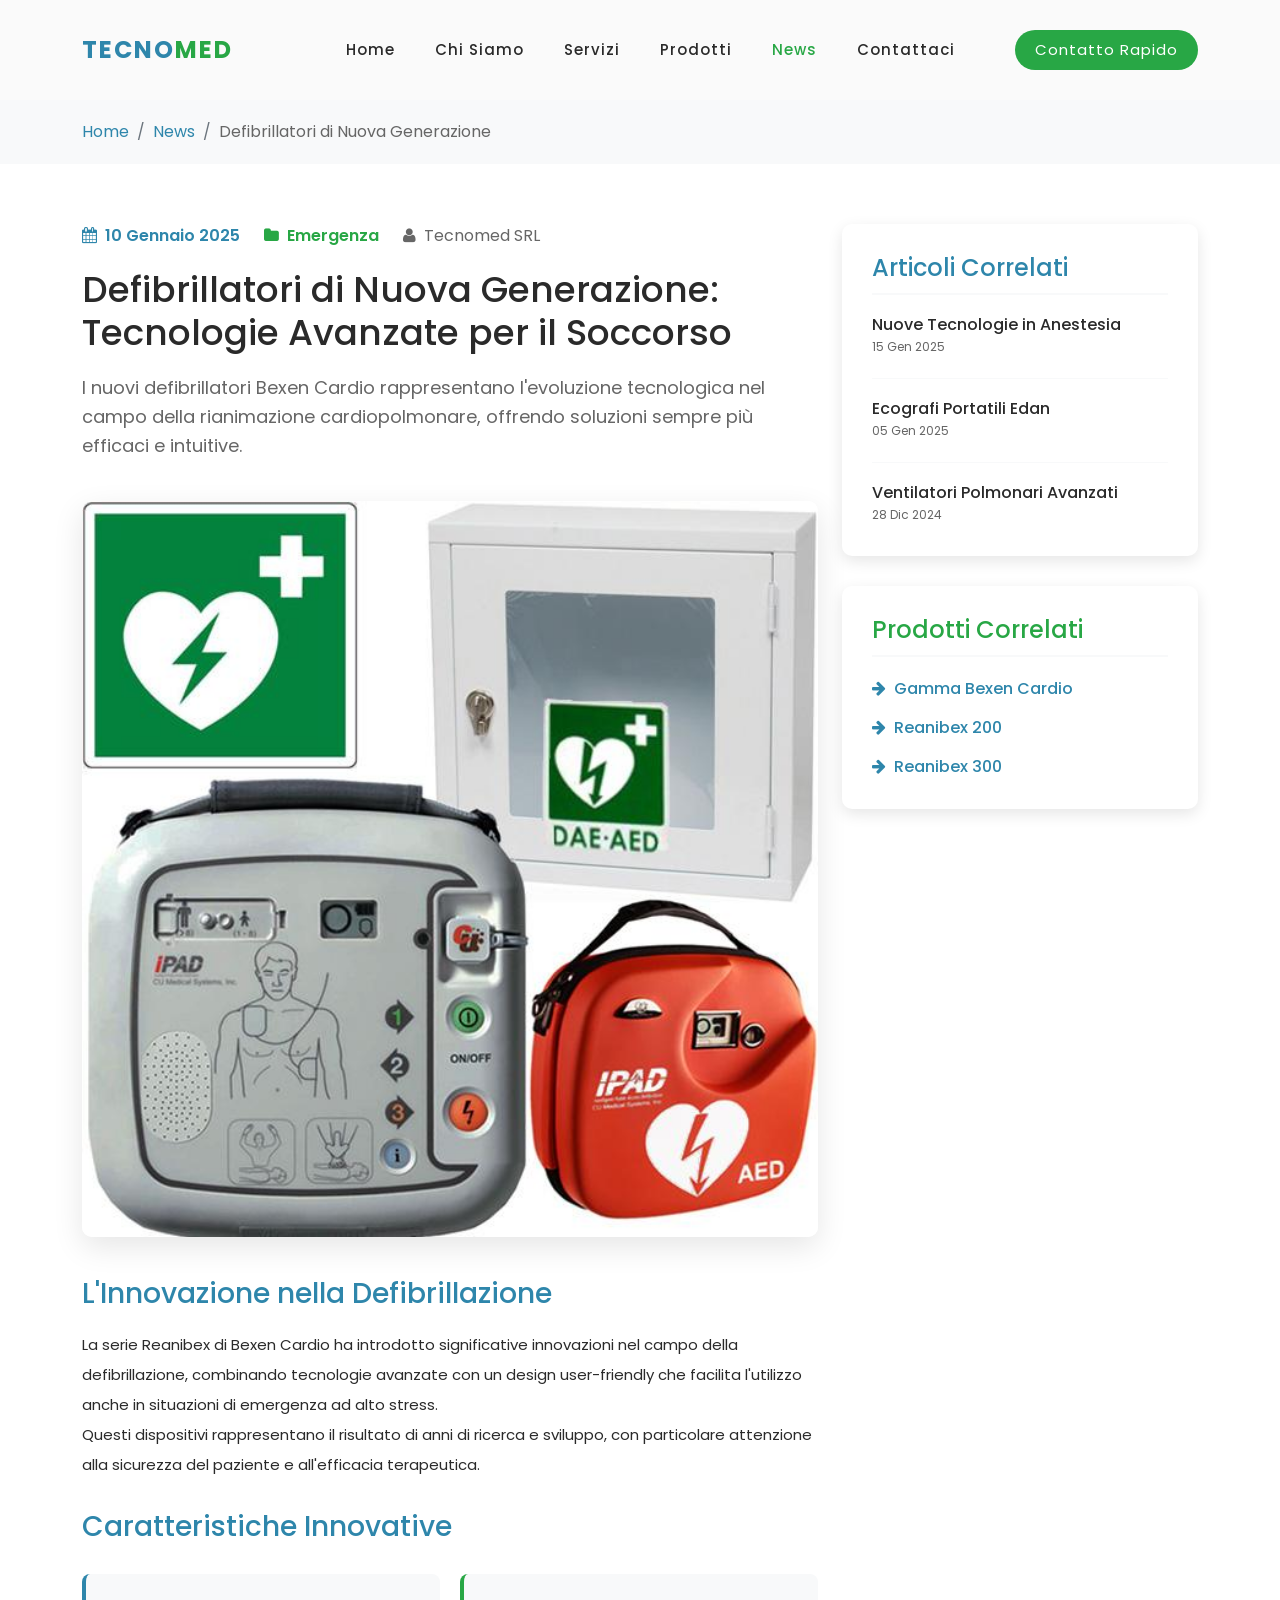
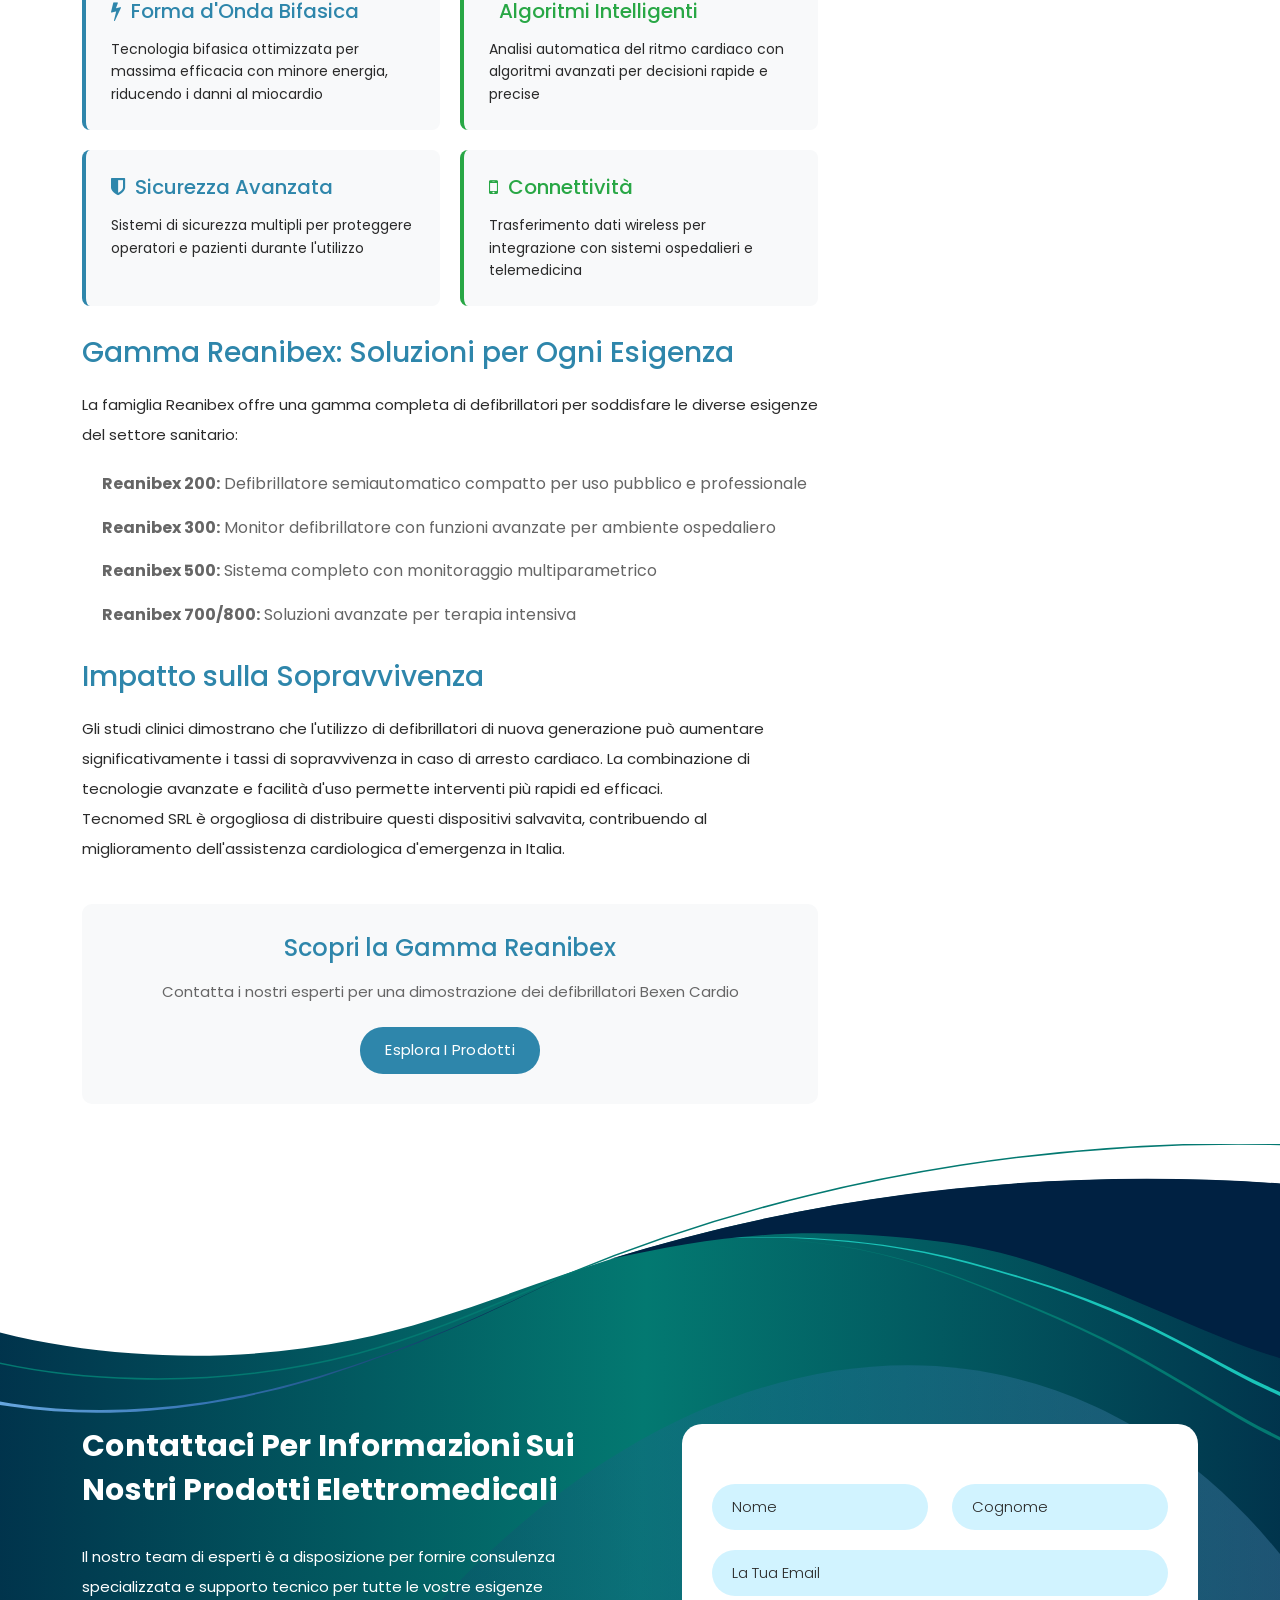
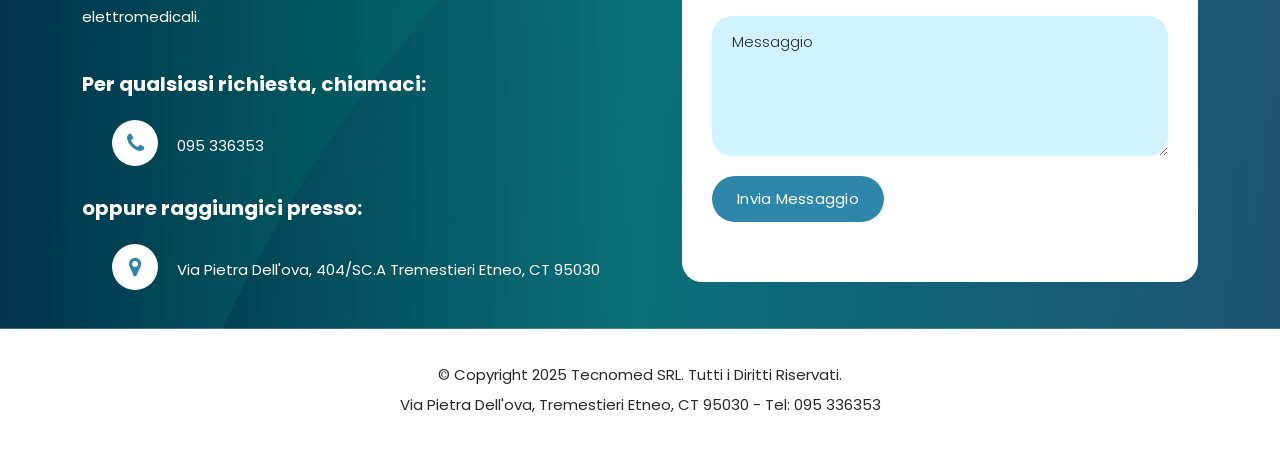
<file: news-defibrillatori-nuova-generazione.html>
<!DOCTYPE html>
<html lang="it">

<head>
    <meta charset="UTF-8">
    <meta name="viewport" content="width=device-width, initial-scale=1, shrink-to-fit=no">
    <meta name="description" content="Defibrillatori di Nuova Generazione - Tecnologie avanzate Bexen Cardio per il soccorso">
    <meta name="author" content="Tecnomed SRL">
    <link rel="preconnect" href="https://fonts.gstatic.com">
    <link href="https://fonts.googleapis.com/css2?family=Poppins:wght@100;200;300;400;500;600;700;800;900&display=swap" rel="stylesheet">

    <title>Defibrillatori di Nuova Generazione | Tecnomed SRL</title>

    <!-- Bootstrap core CSS -->
    <link href="vendor/bootstrap/css/bootstrap.min.css" rel="stylesheet">

    <!-- Additional CSS Files -->
    <link rel="stylesheet" href="assets/css/fontawesome.css">
    <link rel="stylesheet" href="assets/css/templatemo-space-dynamic.css">
    <link rel="stylesheet" href="assets/css/animated.css">
    <link rel="stylesheet" href="assets/css/owl.css">
    <link rel="stylesheet" href="assets/css/tecnomed-colors.css">
</head>

<body>

    <!-- ***** Header Area Start ***** -->
    <header class="header-area header-sticky wow slideInDown" data-wow-duration="0.75s" data-wow-delay="0s">
        <div class="container">
            <div class="row">
                <div class="col-12">
                    <nav class="main-nav">
                        <!-- ***** Logo Start ***** -->
                        <a href="index.html" class="logo">
                            <h4>Tecno<span>med</span></h4>
                        </a>
                        <!-- ***** Logo End ***** -->
                        <!-- ***** Menu Start ***** -->
                        <ul class="nav">
                            <li class="scroll-to-section"><a href="index.html">Home</a></li>
                            <li class="scroll-to-section"><a href="index.html#about">Chi Siamo</a></li>
                            <li class="scroll-to-section"><a href="index.html#services">Servizi</a></li>
                            <li class="scroll-to-section"><a href="index.html#portfolio">Prodotti</a></li>
                            <li class="scroll-to-section"><a href="index.html#blog" class="active">News</a></li>
                            <li class="scroll-to-section"><a href="index.html#contact">Contattaci</a></li>
                            <li class="scroll-to-section">
                                <div class="main-red-button"><a href="index.html#contact">Contatto Rapido</a></div>
                            </li>
                        </ul>
                        <a class='menu-trigger'>
                            <span>Menu</span>
                        </a>
                        <!-- ***** Menu End ***** -->
                    </nav>
                </div>
            </div>
        </div>
    </header>
    <!-- ***** Header Area End ***** -->

    <!-- ***** Breadcrumb Start ***** -->
    <div class="breadcrumb-section" style="background: #f8f9fa; padding: 20px 0; margin-top: 100px;">
        <div class="container">
            <div class="row">
                <div class="col-lg-12">
                    <nav aria-label="breadcrumb">
                        <ol class="breadcrumb" style="background: none; margin: 0; padding: 0;">
                            <li class="breadcrumb-item"><a href="index.html" style="color: #2E86AB;">Home</a></li>
                            <li class="breadcrumb-item"><a href="index.html#blog" style="color: #2E86AB;">News</a></li>
                            <li class="breadcrumb-item active" aria-current="page" style="color: #666;">Defibrillatori di Nuova Generazione</li>
                        </ol>
                    </nav>
                </div>
            </div>
        </div>
    </div>
    <!-- ***** Breadcrumb End ***** -->

    <!-- ***** Article Content Start ***** -->
    <div class="article-content section" style="padding-top: 60px;">
        <div class="container">
            <div class="row">
                <div class="col-lg-8">
                    <div class="article-main wow fadeInLeft" data-wow-duration="1s" data-wow-delay="0.2s">
                        <!-- Article Header -->
                        <div class="article-header" style="margin-bottom: 40px;">
                            <div class="article-meta" style="margin-bottom: 20px;">
                                <span style="color: #2E86AB; font-weight: 600;"><i class="fa fa-calendar" style="margin-right: 8px;"></i>10 Gennaio 2025</span>
                                <span style="color: #28A745; font-weight: 600; margin-left: 20px;"><i class="fa fa-folder" style="margin-right: 8px;"></i>Emergenza</span>
                                <span style="color: #666; margin-left: 20px;"><i class="fa fa-user" style="margin-right: 8px;"></i>Tecnomed SRL</span>
                            </div>
                            <h1 style="color: #2a2a2a; margin-bottom: 20px; font-size: 36px; line-height: 1.2;">Defibrillatori di Nuova Generazione: Tecnologie Avanzate per il Soccorso</h1>
                            <p style="font-size: 18px; color: #666; line-height: 1.6;">I nuovi defibrillatori Bexen Cardio rappresentano l'evoluzione tecnologica nel campo della rianimazione cardiopolmonare, offrendo soluzioni sempre più efficaci e intuitive.</p>
                        </div>

                        <!-- Featured Image -->
                        <div class="article-image" style="margin-bottom: 40px;">
                            <img src="assets/images/defibrillatori.jpg" alt="Defibrillatori Bexen Cardio" style="width: 100%; border-radius: 10px; box-shadow: 0 10px 30px rgba(0,0,0,0.1);">
                        </div>

                        <!-- Article Body -->
                        <div class="article-body" style="font-size: 16px; line-height: 1.8; color: #666;">
                            <h3 style="color: #2E86AB; margin: 30px 0 20px 0;">L'Innovazione nella Defibrillazione</h3>
                            <p>La serie Reanibex di Bexen Cardio ha introdotto significative innovazioni nel campo della defibrillazione, combinando tecnologie avanzate con un design user-friendly che facilita l'utilizzo anche in situazioni di emergenza ad alto stress.</p>
                            
                            <p>Questi dispositivi rappresentano il risultato di anni di ricerca e sviluppo, con particolare attenzione alla sicurezza del paziente e all'efficacia terapeutica.</p>

                            <h3 style="color: #2E86AB; margin: 30px 0 20px 0;">Caratteristiche Innovative</h3>
                            <div class="features-grid" style="display: grid; grid-template-columns: repeat(auto-fit, minmax(300px, 1fr)); gap: 20px; margin: 30px 0;">
                                <div style="background: #f8f9fa; padding: 25px; border-radius: 8px; border-left: 4px solid #2E86AB;">
                                    <h5 style="color: #2E86AB; margin-bottom: 15px;"><i class="fa fa-bolt" style="margin-right: 10px;"></i>Forma d'Onda Bifasica</h5>
                                    <p style="margin: 0; font-size: 14px; line-height: 1.6;">Tecnologia bifasica ottimizzata per massima efficacia con minore energia, riducendo i danni al miocardio</p>
                                </div>
                                <div style="background: #f8f9fa; padding: 25px; border-radius: 8px; border-left: 4px solid #28A745;">
                                    <h5 style="color: #28A745; margin-bottom: 15px;"><i class="fa fa-brain" style="margin-right: 10px;"></i>Algoritmi Intelligenti</h5>
                                    <p style="margin: 0; font-size: 14px; line-height: 1.6;">Analisi automatica del ritmo cardiaco con algoritmi avanzati per decisioni rapide e precise</p>
                                </div>
                                <div style="background: #f8f9fa; padding: 25px; border-radius: 8px; border-left: 4px solid #2E86AB;">
                                    <h5 style="color: #2E86AB; margin-bottom: 15px;"><i class="fa fa-shield" style="margin-right: 10px;"></i>Sicurezza Avanzata</h5>
                                    <p style="margin: 0; font-size: 14px; line-height: 1.6;">Sistemi di sicurezza multipli per proteggere operatori e pazienti durante l'utilizzo</p>
                                </div>
                                <div style="background: #f8f9fa; padding: 25px; border-radius: 8px; border-left: 4px solid #28A745;">
                                    <h5 style="color: #28A745; margin-bottom: 15px;"><i class="fa fa-mobile" style="margin-right: 10px;"></i>Connettività</h5>
                                    <p style="margin: 0; font-size: 14px; line-height: 1.6;">Trasferimento dati wireless per integrazione con sistemi ospedalieri e telemedicina</p>
                                </div>
                            </div>

                            <h3 style="color: #2E86AB; margin: 30px 0 20px 0;">Gamma Reanibex: Soluzioni per Ogni Esigenza</h3>
                            <p>La famiglia Reanibex offre una gamma completa di defibrillatori per soddisfare le diverse esigenze del settore sanitario:</p>
                            
                            <ul style="margin: 20px 0; padding-left: 20px;">
                                <li style="margin-bottom: 15px;"><strong>Reanibex 200:</strong> Defibrillatore semiautomatico compatto per uso pubblico e professionale</li>
                                <li style="margin-bottom: 15px;"><strong>Reanibex 300:</strong> Monitor defibrillatore con funzioni avanzate per ambiente ospedaliero</li>
                                <li style="margin-bottom: 15px;"><strong>Reanibex 500:</strong> Sistema completo con monitoraggio multiparametrico</li>
                                <li style="margin-bottom: 15px;"><strong>Reanibex 700/800:</strong> Soluzioni avanzate per terapia intensiva</li>
                            </ul>

                            <h3 style="color: #2E86AB; margin: 30px 0 20px 0;">Impatto sulla Sopravvivenza</h3>
                            <p>Gli studi clinici dimostrano che l'utilizzo di defibrillatori di nuova generazione può aumentare significativamente i tassi di sopravvivenza in caso di arresto cardiaco. La combinazione di tecnologie avanzate e facilità d'uso permette interventi più rapidi ed efficaci.</p>

                            <p>Tecnomed SRL è orgogliosa di distribuire questi dispositivi salvavita, contribuendo al miglioramento dell'assistenza cardiologica d'emergenza in Italia.</p>
                        </div>

                        <!-- Call to Action -->
                        <div class="article-cta" style="background: #f8f9fa; padding: 30px; border-radius: 10px; margin: 40px 0; text-align: center;">
                            <h4 style="color: #2E86AB; margin-bottom: 15px;">Scopri la Gamma Reanibex</h4>
                            <p style="margin-bottom: 20px; color: #666;">Contatta i nostri esperti per una dimostrazione dei defibrillatori Bexen Cardio</p>
                            <div class="main-blue-button">
                                <a href="bexen-cardio.html">Esplora i Prodotti</a>
                            </div>
                        </div>
                    </div>
                </div>

                <!-- Sidebar -->
                <div class="col-lg-4">
                    <div class="sidebar wow fadeInRight" data-wow-duration="1s" data-wow-delay="0.2s">
                        <!-- Related Articles -->
                        <div class="sidebar-widget" style="background: white; padding: 30px; border-radius: 10px; box-shadow: 0 5px 15px rgba(0,0,0,0.1); margin-bottom: 30px;">
                            <h4 style="color: #2E86AB; margin-bottom: 20px; border-bottom: 2px solid #f8f9fa; padding-bottom: 10px;">Articoli Correlati</h4>
                            <div class="related-articles">
                                <div class="related-item" style="margin-bottom: 20px; padding-bottom: 20px; border-bottom: 1px solid #f8f9fa;">
                                    <h6><a href="news-anestesia-tecnologie.html" style="color: #2a2a2a; text-decoration: none;">Nuove Tecnologie in Anestesia</a></h6>
                                    <span style="color: #666; font-size: 12px;">15 Gen 2025</span>
                                </div>
                                <div class="related-item" style="margin-bottom: 20px; padding-bottom: 20px; border-bottom: 1px solid #f8f9fa;">
                                    <h6><a href="news-ecografi-portatili.html" style="color: #2a2a2a; text-decoration: none;">Ecografi Portatili Edan</a></h6>
                                    <span style="color: #666; font-size: 12px;">05 Gen 2025</span>
                                </div>
                                <div class="related-item">
                                    <h6><a href="news-ventilatori-avanzati.html" style="color: #2a2a2a; text-decoration: none;">Ventilatori Polmonari Avanzati</a></h6>
                                    <span style="color: #666; font-size: 12px;">28 Dic 2024</span>
                                </div>
                            </div>
                        </div>

                        <!-- Products Widget -->
                        <div class="sidebar-widget" style="background: white; padding: 30px; border-radius: 10px; box-shadow: 0 5px 15px rgba(0,0,0,0.1);">
                            <h4 style="color: #28A745; margin-bottom: 20px; border-bottom: 2px solid #f8f9fa; padding-bottom: 10px;">Prodotti Correlati</h4>
                            <div class="product-links">
                                <div class="product-item" style="margin-bottom: 15px;">
                                    <a href="bexen-cardio.html" style="color: #2E86AB; text-decoration: none; font-weight: 500;">
                                        <i class="fa fa-arrow-right" style="margin-right: 8px;"></i>Gamma Bexen Cardio
                                    </a>
                                </div>
                                <div class="product-item" style="margin-bottom: 15px;">
                                    <a href="reanibex-200.html" style="color: #2E86AB; text-decoration: none; font-weight: 500;">
                                        <i class="fa fa-arrow-right" style="margin-right: 8px;"></i>Reanibex 200
                                    </a>
                                </div>
                                <div class="product-item">
                                    <a href="reanibex-300.html" style="color: #2E86AB; text-decoration: none; font-weight: 500;">
                                        <i class="fa fa-arrow-right" style="margin-right: 8px;"></i>Reanibex 300
                                    </a>
                                </div>
                            </div>
                        </div>
                    </div>
                </div>
            </div>
        </div>
    </div>
    <!-- ***** Article Content End ***** -->

    <div id="contact" class="contact-us section">
    <div class="container">
      <div class="row">
        <div class="col-lg-6 align-self-center wow fadeInLeft" data-wow-duration="0.5s" data-wow-delay="0.25s">
          <div class="section-heading">
            <h2>Contattaci per Informazioni sui Nostri Prodotti Elettromedicali</h2>
            <p>Il nostro team di esperti è a disposizione per fornire consulenza specializzata e supporto tecnico per tutte le vostre esigenze elettromedicali.</p>
            <div class="phone-info">
              <h4>Per qualsiasi richiesta, chiamaci: <br><br><span><i class="fa fa-phone"></i> <a href="tel:095336353">095 336353</a></span></h4>
              <h4>oppure raggiungici presso: <br><br><span><i class="fa fa-map-marker"></i><a href="https://www.google.com/maps/place/Tecnomed+Srl/@37.54578,15.09287,17z/data=!3m1!4b1!4m6!3m5!1s0x1313fcf12cef468d:0xdb8fd78b80c1c913!8m2!3d37.54578!4d15.09287!16s%2Fg%2F1td9mrt1?entry=ttu&g_ep=EgoyMDI2MDEyNi4wIKXMDSoASAFQAw%3D%3D"> Via Pietra Dell'ova, 404/SC.A Tremestieri Etneo, CT 95030</a></span></h4>
            </div>
          </div>
        </div>
        <div class="col-lg-6 wow fadeInRight" data-wow-duration="0.5s" data-wow-delay="0.25s">
          <form id="contact" action="" method="post">
            <div class="row">
              <div class="col-lg-6">
                <fieldset>
                  <input type="name" name="name" id="name" placeholder="Nome" autocomplete="on" required>
                </fieldset>
              </div>
              <div class="col-lg-6">
                <fieldset>
                  <input type="surname" name="surname" id="surname" placeholder="Cognome" autocomplete="on" required>
                </fieldset>
              </div>
              <div class="col-lg-12">
                <fieldset>
                  <input type="text" name="email" id="email" pattern="[^ @]*@[^ @]*" placeholder="La Tua Email" required="">
                </fieldset>
              </div>
              <div class="col-lg-12">
                <fieldset>
                  <textarea name="message" type="text" class="form-control" id="message" placeholder="Messaggio" required=""></textarea>  
                </fieldset>
              </div>
              <div class="col-lg-12">
                <fieldset>
                  <button type="submit" id="form-submit" class="main-button ">Invia Messaggio</button>
                </fieldset>
              </div>
            </div>
            <div class="contact-dec">
              <img src="assets/images/contact-decoration.png" alt="">
            </div>
          </form>
        </div>
      </div>
    </div>
  </div>

    <!-- ***** Footer Start ***** -->
    <footer>
        <div class="container">
            <div class="row">
                <div class="col-lg-12 wow fadeIn" data-wow-duration="1s" data-wow-delay="0.25s">
                    <p>© Copyright 2025 Tecnomed SRL. Tutti i Diritti Riservati.

                        <br>Via Pietra Dell'ova, Tremestieri Etneo, CT 95030 - Tel: 095 336353</p>
                </div>
            </div>
        </div>
    </footer>
    <!-- ***** Footer End ***** -->

    <!-- Scripts -->
    <script src="vendor/jquery/jquery.min.js"></script>
    <script src="vendor/bootstrap/js/bootstrap.bundle.min.js"></script>
    <script src="assets/js/owl-carousel.js"></script>
    <script src="assets/js/animation.js"></script>
    <script src="assets/js/imagesloaded.js"></script>
    <script src="assets/js/templatemo-custom.js"></script>

</body>

</html>
</file>
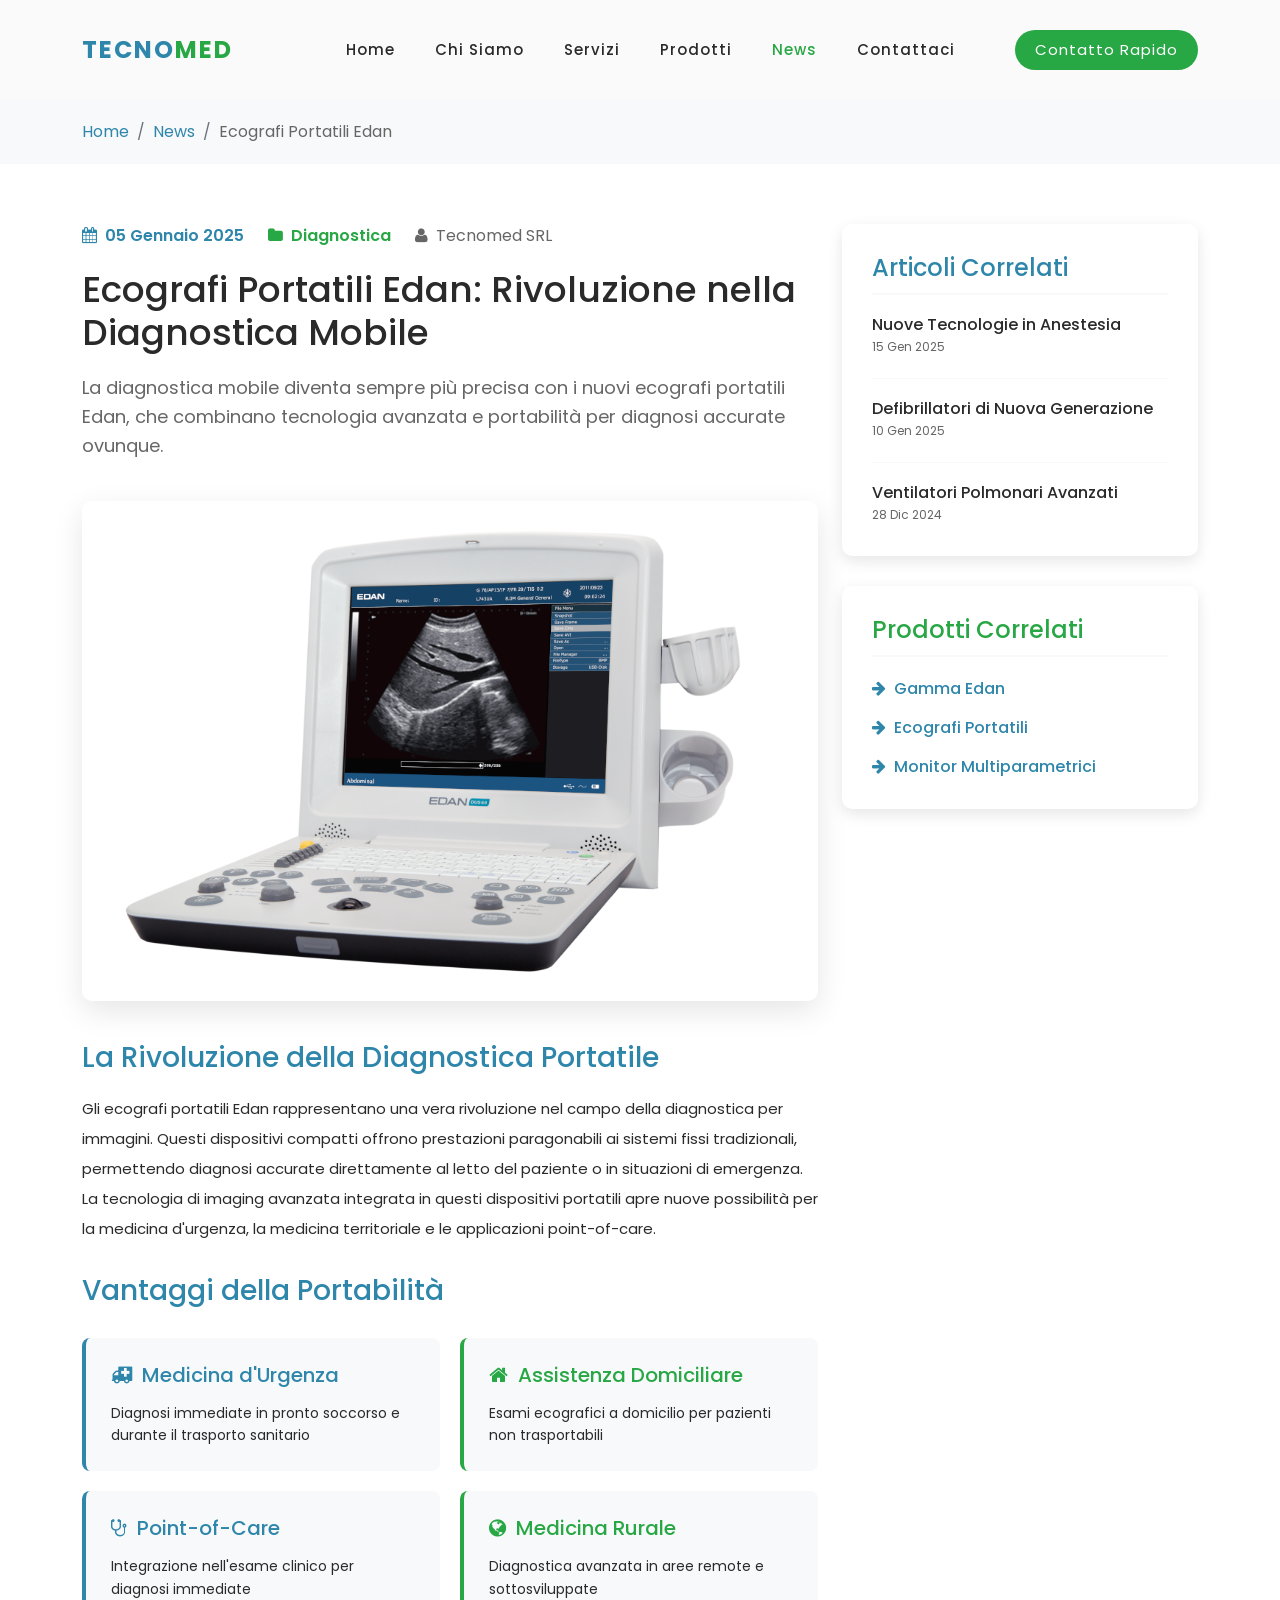
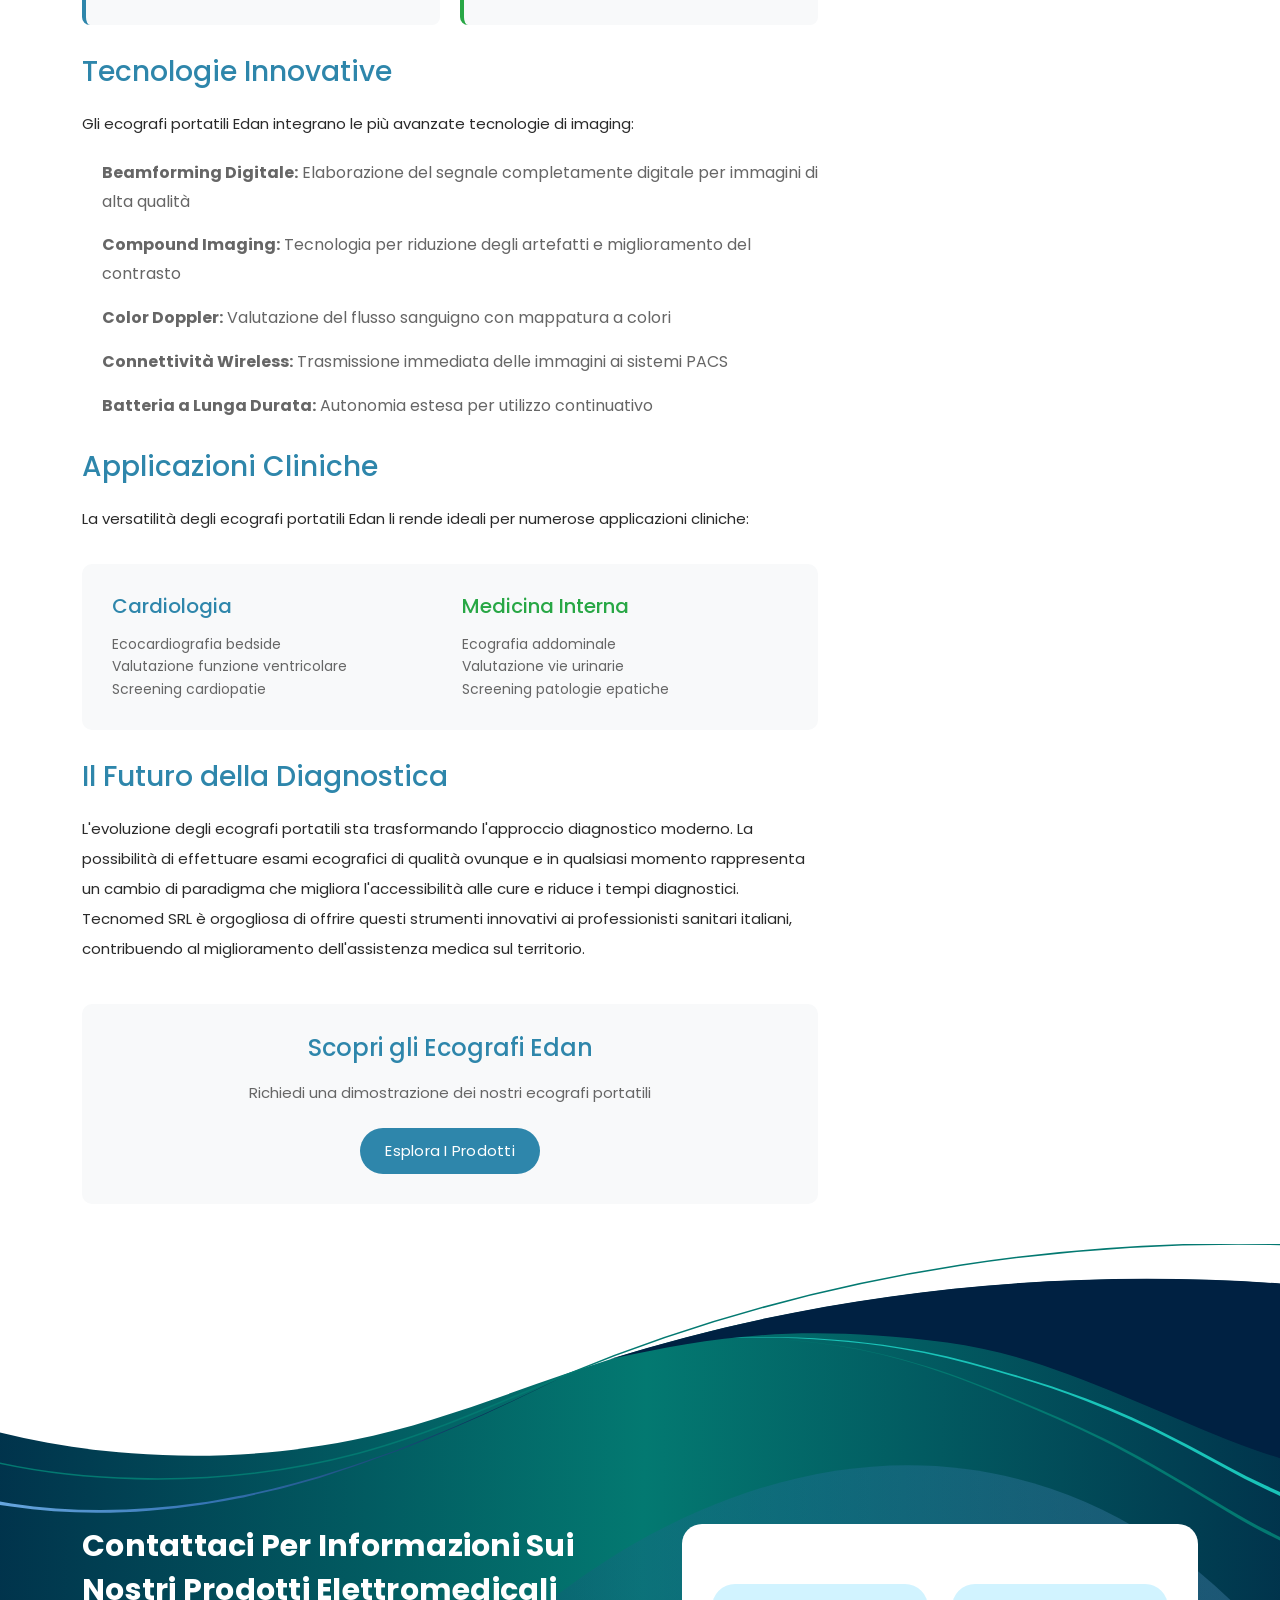
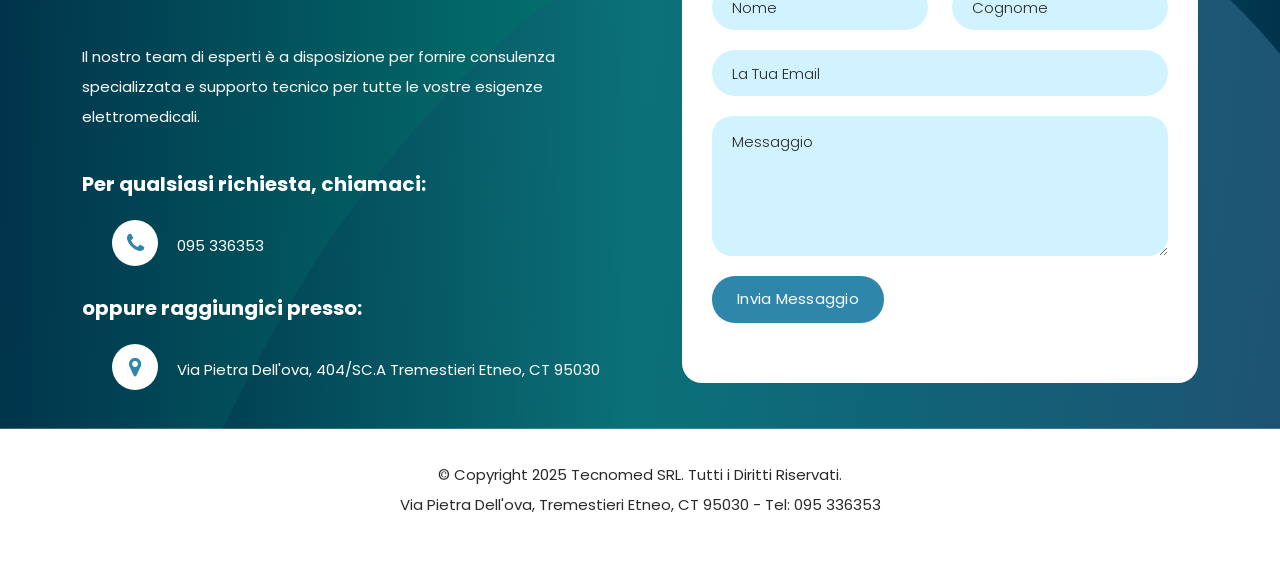
<file: news-ecografi-portatili.html>
<!DOCTYPE html>
<html lang="it">

<head>
    <meta charset="UTF-8">
    <meta name="viewport" content="width=device-width, initial-scale=1, shrink-to-fit=no">
    <meta name="description" content="Ecografi Portatili Edan - La diagnostica mobile diventa sempre più precisa">
    <meta name="author" content="Tecnomed SRL">
    <link rel="preconnect" href="https://fonts.gstatic.com">
    <link href="https://fonts.googleapis.com/css2?family=Poppins:wght@100;200;300;400;500;600;700;800;900&display=swap" rel="stylesheet">

    <title>Ecografi Portatili Edan | Tecnomed SRL</title>

    <!-- Bootstrap core CSS -->
    <link href="vendor/bootstrap/css/bootstrap.min.css" rel="stylesheet">

    <!-- Additional CSS Files -->
    <link rel="stylesheet" href="assets/css/fontawesome.css">
    <link rel="stylesheet" href="assets/css/templatemo-space-dynamic.css">
    <link rel="stylesheet" href="assets/css/animated.css">
    <link rel="stylesheet" href="assets/css/owl.css">
    <link rel="stylesheet" href="assets/css/tecnomed-colors.css">
</head>

<body>

    <!-- ***** Header Area Start ***** -->
    <header class="header-area header-sticky wow slideInDown" data-wow-duration="0.75s" data-wow-delay="0s">
        <div class="container">
            <div class="row">
                <div class="col-12">
                    <nav class="main-nav">
                        <!-- ***** Logo Start ***** -->
                        <a href="index.html" class="logo">
                            <h4>Tecno<span>med</span></h4>
                        </a>
                        <!-- ***** Logo End ***** -->
                        <!-- ***** Menu Start ***** -->
                        <ul class="nav">
                            <li class="scroll-to-section"><a href="index.html">Home</a></li>
                            <li class="scroll-to-section"><a href="index.html#about">Chi Siamo</a></li>
                            <li class="scroll-to-section"><a href="index.html#services">Servizi</a></li>
                            <li class="scroll-to-section"><a href="index.html#portfolio">Prodotti</a></li>
                            <li class="scroll-to-section"><a href="index.html#blog" class="active">News</a></li>
                            <li class="scroll-to-section"><a href="index.html#contact">Contattaci</a></li>
                            <li class="scroll-to-section">
                                <div class="main-red-button"><a href="index.html#contact">Contatto Rapido</a></div>
                            </li>
                        </ul>
                        <a class='menu-trigger'>
                            <span>Menu</span>
                        </a>
                        <!-- ***** Menu End ***** -->
                    </nav>
                </div>
            </div>
        </div>
    </header>
    <!-- ***** Header Area End ***** -->

    <!-- ***** Breadcrumb Start ***** -->
    <div class="breadcrumb-section" style="background: #f8f9fa; padding: 20px 0; margin-top: 100px;">
        <div class="container">
            <div class="row">
                <div class="col-lg-12">
                    <nav aria-label="breadcrumb">
                        <ol class="breadcrumb" style="background: none; margin: 0; padding: 0;">
                            <li class="breadcrumb-item"><a href="index.html" style="color: #2E86AB;">Home</a></li>
                            <li class="breadcrumb-item"><a href="index.html#blog" style="color: #2E86AB;">News</a></li>
                            <li class="breadcrumb-item active" aria-current="page" style="color: #666;">Ecografi Portatili Edan</li>
                        </ol>
                    </nav>
                </div>
            </div>
        </div>
    </div>
    <!-- ***** Breadcrumb End ***** -->

    <!-- ***** Article Content Start ***** -->
    <div class="article-content section" style="padding-top: 60px;">
        <div class="container">
            <div class="row">
                <div class="col-lg-8">
                    <div class="article-main wow fadeInLeft" data-wow-duration="1s" data-wow-delay="0.2s">
                        <!-- Article Header -->
                        <div class="article-header" style="margin-bottom: 40px;">
                            <div class="article-meta" style="margin-bottom: 20px;">
                                <span style="color: #2E86AB; font-weight: 600;"><i class="fa fa-calendar" style="margin-right: 8px;"></i>05 Gennaio 2025</span>
                                <span style="color: #28A745; font-weight: 600; margin-left: 20px;"><i class="fa fa-folder" style="margin-right: 8px;"></i>Diagnostica</span>
                                <span style="color: #666; margin-left: 20px;"><i class="fa fa-user" style="margin-right: 8px;"></i>Tecnomed SRL</span>
                            </div>
                            <h1 style="color: #2a2a2a; margin-bottom: 20px; font-size: 36px; line-height: 1.2;">Ecografi Portatili Edan: Rivoluzione nella Diagnostica Mobile</h1>
                            <p style="font-size: 18px; color: #666; line-height: 1.6;">La diagnostica mobile diventa sempre più precisa con i nuovi ecografi portatili Edan, che combinano tecnologia avanzata e portabilità per diagnosi accurate ovunque.</p>
                        </div>

                        <!-- Featured Image -->
                        <div class="article-image" style="margin-bottom: 40px;">
                            <img src="assets/images/ecografi-portatili.png" alt="Ecografi Portatili Edan" style="width: 100%; border-radius: 10px; box-shadow: 0 10px 30px rgba(0,0,0,0.1);">
                        </div>

                        <!-- Article Body -->
                        <div class="article-body" style="font-size: 16px; line-height: 1.8; color: #666;">
                            <h3 style="color: #2E86AB; margin: 30px 0 20px 0;">La Rivoluzione della Diagnostica Portatile</h3>
                            <p>Gli ecografi portatili Edan rappresentano una vera rivoluzione nel campo della diagnostica per immagini. Questi dispositivi compatti offrono prestazioni paragonabili ai sistemi fissi tradizionali, permettendo diagnosi accurate direttamente al letto del paziente o in situazioni di emergenza.</p>
                            
                            <p>La tecnologia di imaging avanzata integrata in questi dispositivi portatili apre nuove possibilità per la medicina d'urgenza, la medicina territoriale e le applicazioni point-of-care.</p>

                            <h3 style="color: #2E86AB; margin: 30px 0 20px 0;">Vantaggi della Portabilità</h3>
                            <div class="advantages-grid" style="display: grid; grid-template-columns: repeat(auto-fit, minmax(280px, 1fr)); gap: 20px; margin: 30px 0;">
                                <div style="background: #f8f9fa; padding: 25px; border-radius: 8px; border-left: 4px solid #2E86AB;">
                                    <h5 style="color: #2E86AB; margin-bottom: 15px;"><i class="fa fa-ambulance" style="margin-right: 10px;"></i>Medicina d'Urgenza</h5>
                                    <p style="margin: 0; font-size: 14px; line-height: 1.6;">Diagnosi immediate in pronto soccorso e durante il trasporto sanitario</p>
                                </div>
                                <div style="background: #f8f9fa; padding: 25px; border-radius: 8px; border-left: 4px solid #28A745;">
                                    <h5 style="color: #28A745; margin-bottom: 15px;"><i class="fa fa-home" style="margin-right: 10px;"></i>Assistenza Domiciliare</h5>
                                    <p style="margin: 0; font-size: 14px; line-height: 1.6;">Esami ecografici a domicilio per pazienti non trasportabili</p>
                                </div>
                                <div style="background: #f8f9fa; padding: 25px; border-radius: 8px; border-left: 4px solid #2E86AB;">
                                    <h5 style="color: #2E86AB; margin-bottom: 15px;"><i class="fa fa-stethoscope" style="margin-right: 10px;"></i>Point-of-Care</h5>
                                    <p style="margin: 0; font-size: 14px; line-height: 1.6;">Integrazione nell'esame clinico per diagnosi immediate</p>
                                </div>
                                <div style="background: #f8f9fa; padding: 25px; border-radius: 8px; border-left: 4px solid #28A745;">
                                    <h5 style="color: #28A745; margin-bottom: 15px;"><i class="fa fa-globe" style="margin-right: 10px;"></i>Medicina Rurale</h5>
                                    <p style="margin: 0; font-size: 14px; line-height: 1.6;">Diagnostica avanzata in aree remote e sottosviluppate</p>
                                </div>
                            </div>

                            <h3 style="color: #2E86AB; margin: 30px 0 20px 0;">Tecnologie Innovative</h3>
                            <p>Gli ecografi portatili Edan integrano le più avanzate tecnologie di imaging:</p>
                            
                            <ul style="margin: 20px 0; padding-left: 20px;">
                                <li style="margin-bottom: 15px;"><strong>Beamforming Digitale:</strong> Elaborazione del segnale completamente digitale per immagini di alta qualità</li>
                                <li style="margin-bottom: 15px;"><strong>Compound Imaging:</strong> Tecnologia per riduzione degli artefatti e miglioramento del contrasto</li>
                                <li style="margin-bottom: 15px;"><strong>Color Doppler:</strong> Valutazione del flusso sanguigno con mappatura a colori</li>
                                <li style="margin-bottom: 15px;"><strong>Connettività Wireless:</strong> Trasmissione immediata delle immagini ai sistemi PACS</li>
                                <li style="margin-bottom: 15px;"><strong>Batteria a Lunga Durata:</strong> Autonomia estesa per utilizzo continuativo</li>
                            </ul>

                            <h3 style="color: #2E86AB; margin: 30px 0 20px 0;">Applicazioni Cliniche</h3>
                            <p>La versatilità degli ecografi portatili Edan li rende ideali per numerose applicazioni cliniche:</p>

                            <div class="applications-section" style="background: #f8f9fa; padding: 30px; border-radius: 10px; margin: 30px 0;">
                                <div class="row">
                                    <div class="col-md-6">
                                        <h5 style="color: #2E86AB; margin-bottom: 15px;">Cardiologia</h5>
                                        <ul style="color: #666; font-size: 14px; line-height: 1.6;">
                                            <li>Ecocardiografia bedside</li>
                                            <li>Valutazione funzione ventricolare</li>
                                            <li>Screening cardiopatie</li>
                                        </ul>
                                    </div>
                                    <div class="col-md-6">
                                        <h5 style="color: #28A745; margin-bottom: 15px;">Medicina Interna</h5>
                                        <ul style="color: #666; font-size: 14px; line-height: 1.6;">
                                            <li>Ecografia addominale</li>
                                            <li>Valutazione vie urinarie</li>
                                            <li>Screening patologie epatiche</li>
                                        </ul>
                                    </div>
                                </div>
                            </div>

                            <h3 style="color: #2E86AB; margin: 30px 0 20px 0;">Il Futuro della Diagnostica</h3>
                            <p>L'evoluzione degli ecografi portatili sta trasformando l'approccio diagnostico moderno. La possibilità di effettuare esami ecografici di qualità ovunque e in qualsiasi momento rappresenta un cambio di paradigma che migliora l'accessibilità alle cure e riduce i tempi diagnostici.</p>

                            <p>Tecnomed SRL è orgogliosa di offrire questi strumenti innovativi ai professionisti sanitari italiani, contribuendo al miglioramento dell'assistenza medica sul territorio.</p>
                        </div>

                        <!-- Call to Action -->
                        <div class="article-cta" style="background: #f8f9fa; padding: 30px; border-radius: 10px; margin: 40px 0; text-align: center;">
                            <h4 style="color: #2E86AB; margin-bottom: 15px;">Scopri gli Ecografi Edan</h4>
                            <p style="margin-bottom: 20px; color: #666;">Richiedi una dimostrazione dei nostri ecografi portatili</p>
                            <div class="main-blue-button">
                                <a href="edan.html">Esplora i Prodotti</a>
                            </div>
                        </div>
                    </div>
                </div>

                <!-- Sidebar -->
                <div class="col-lg-4">
                    <div class="sidebar wow fadeInRight" data-wow-duration="1s" data-wow-delay="0.2s">
                        <!-- Related Articles -->
                        <div class="sidebar-widget" style="background: white; padding: 30px; border-radius: 10px; box-shadow: 0 5px 15px rgba(0,0,0,0.1); margin-bottom: 30px;">
                            <h4 style="color: #2E86AB; margin-bottom: 20px; border-bottom: 2px solid #f8f9fa; padding-bottom: 10px;">Articoli Correlati</h4>
                            <div class="related-articles">
                                <div class="related-item" style="margin-bottom: 20px; padding-bottom: 20px; border-bottom: 1px solid #f8f9fa;">
                                    <h6><a href="news-anestesia-tecnologie.html" style="color: #2a2a2a; text-decoration: none;">Nuove Tecnologie in Anestesia</a></h6>
                                    <span style="color: #666; font-size: 12px;">15 Gen 2025</span>
                                </div>
                                <div class="related-item" style="margin-bottom: 20px; padding-bottom: 20px; border-bottom: 1px solid #f8f9fa;">
                                    <h6><a href="news-defibrillatori-nuova-generazione.html" style="color: #2a2a2a; text-decoration: none;">Defibrillatori di Nuova Generazione</a></h6>
                                    <span style="color: #666; font-size: 12px;">10 Gen 2025</span>
                                </div>
                                <div class="related-item">
                                    <h6><a href="news-ventilatori-avanzati.html" style="color: #2a2a2a; text-decoration: none;">Ventilatori Polmonari Avanzati</a></h6>
                                    <span style="color: #666; font-size: 12px;">28 Dic 2024</span>
                                </div>
                            </div>
                        </div>

                        <!-- Products Widget -->
                        <div class="sidebar-widget" style="background: white; padding: 30px; border-radius: 10px; box-shadow: 0 5px 15px rgba(0,0,0,0.1);">
                            <h4 style="color: #28A745; margin-bottom: 20px; border-bottom: 2px solid #f8f9fa; padding-bottom: 10px;">Prodotti Correlati</h4>
                            <div class="product-links">
                                <div class="product-item" style="margin-bottom: 15px;">
                                    <a href="edan.html" style="color: #2E86AB; text-decoration: none; font-weight: 500;">
                                        <i class="fa fa-arrow-right" style="margin-right: 8px;"></i>Gamma Edan
                                    </a>
                                </div>
                                <div class="product-item" style="margin-bottom: 15px;">
                                    <a href="edan-ecografi.html" style="color: #2E86AB; text-decoration: none; font-weight: 500;">
                                        <i class="fa fa-arrow-right" style="margin-right: 8px;"></i>Ecografi Portatili
                                    </a>
                                </div>
                                <div class="product-item">
                                    <a href="edan-monitor.html" style="color: #2E86AB; text-decoration: none; font-weight: 500;">
                                        <i class="fa fa-arrow-right" style="margin-right: 8px;"></i>Monitor Multiparametrici
                                    </a>
                                </div>
                            </div>
                        </div>
                    </div>
                </div>
            </div>
        </div>
    </div>
    <!-- ***** Article Content End ***** -->

    <div id="contact" class="contact-us section">
    <div class="container">
      <div class="row">
        <div class="col-lg-6 align-self-center wow fadeInLeft" data-wow-duration="0.5s" data-wow-delay="0.25s">
          <div class="section-heading">
            <h2>Contattaci per Informazioni sui Nostri Prodotti Elettromedicali</h2>
            <p>Il nostro team di esperti è a disposizione per fornire consulenza specializzata e supporto tecnico per tutte le vostre esigenze elettromedicali.</p>
            <div class="phone-info">
              <h4>Per qualsiasi richiesta, chiamaci: <br><br><span><i class="fa fa-phone"></i> <a href="tel:095336353">095 336353</a></span></h4>
              <h4>oppure raggiungici presso: <br><br><span><i class="fa fa-map-marker"></i><a href="https://www.google.com/maps/place/Tecnomed+Srl/@37.54578,15.09287,17z/data=!3m1!4b1!4m6!3m5!1s0x1313fcf12cef468d:0xdb8fd78b80c1c913!8m2!3d37.54578!4d15.09287!16s%2Fg%2F1td9mrt1?entry=ttu&g_ep=EgoyMDI2MDEyNi4wIKXMDSoASAFQAw%3D%3D"> Via Pietra Dell'ova, 404/SC.A Tremestieri Etneo, CT 95030</a></span></h4>
            </div>
          </div>
        </div>
        <div class="col-lg-6 wow fadeInRight" data-wow-duration="0.5s" data-wow-delay="0.25s">
          <form id="contact" action="" method="post">
            <div class="row">
              <div class="col-lg-6">
                <fieldset>
                  <input type="name" name="name" id="name" placeholder="Nome" autocomplete="on" required>
                </fieldset>
              </div>
              <div class="col-lg-6">
                <fieldset>
                  <input type="surname" name="surname" id="surname" placeholder="Cognome" autocomplete="on" required>
                </fieldset>
              </div>
              <div class="col-lg-12">
                <fieldset>
                  <input type="text" name="email" id="email" pattern="[^ @]*@[^ @]*" placeholder="La Tua Email" required="">
                </fieldset>
              </div>
              <div class="col-lg-12">
                <fieldset>
                  <textarea name="message" type="text" class="form-control" id="message" placeholder="Messaggio" required=""></textarea>  
                </fieldset>
              </div>
              <div class="col-lg-12">
                <fieldset>
                  <button type="submit" id="form-submit" class="main-button ">Invia Messaggio</button>
                </fieldset>
              </div>
            </div>
            <div class="contact-dec">
              <img src="assets/images/contact-decoration.png" alt="">
            </div>
          </form>
        </div>
      </div>
    </div>
  </div>

    <!-- ***** Footer Start ***** -->
    <footer>
        <div class="container">
            <div class="row">
                <div class="col-lg-12 wow fadeIn" data-wow-duration="1s" data-wow-delay="0.25s">
                    <p>© Copyright 2025 Tecnomed SRL. Tutti i Diritti Riservati.

                        <br>Via Pietra Dell'ova, Tremestieri Etneo, CT 95030 - Tel: 095 336353</p>
                </div>
            </div>
        </div>
    </footer>
    <!-- ***** Footer End ***** -->

    <!-- Scripts -->
    <script src="vendor/jquery/jquery.min.js"></script>
    <script src="vendor/bootstrap/js/bootstrap.bundle.min.js"></script>
    <script src="assets/js/owl-carousel.js"></script>
    <script src="assets/js/animation.js"></script>
    <script src="assets/js/imagesloaded.js"></script>
    <script src="assets/js/templatemo-custom.js"></script>

</body>

</html>
</file>
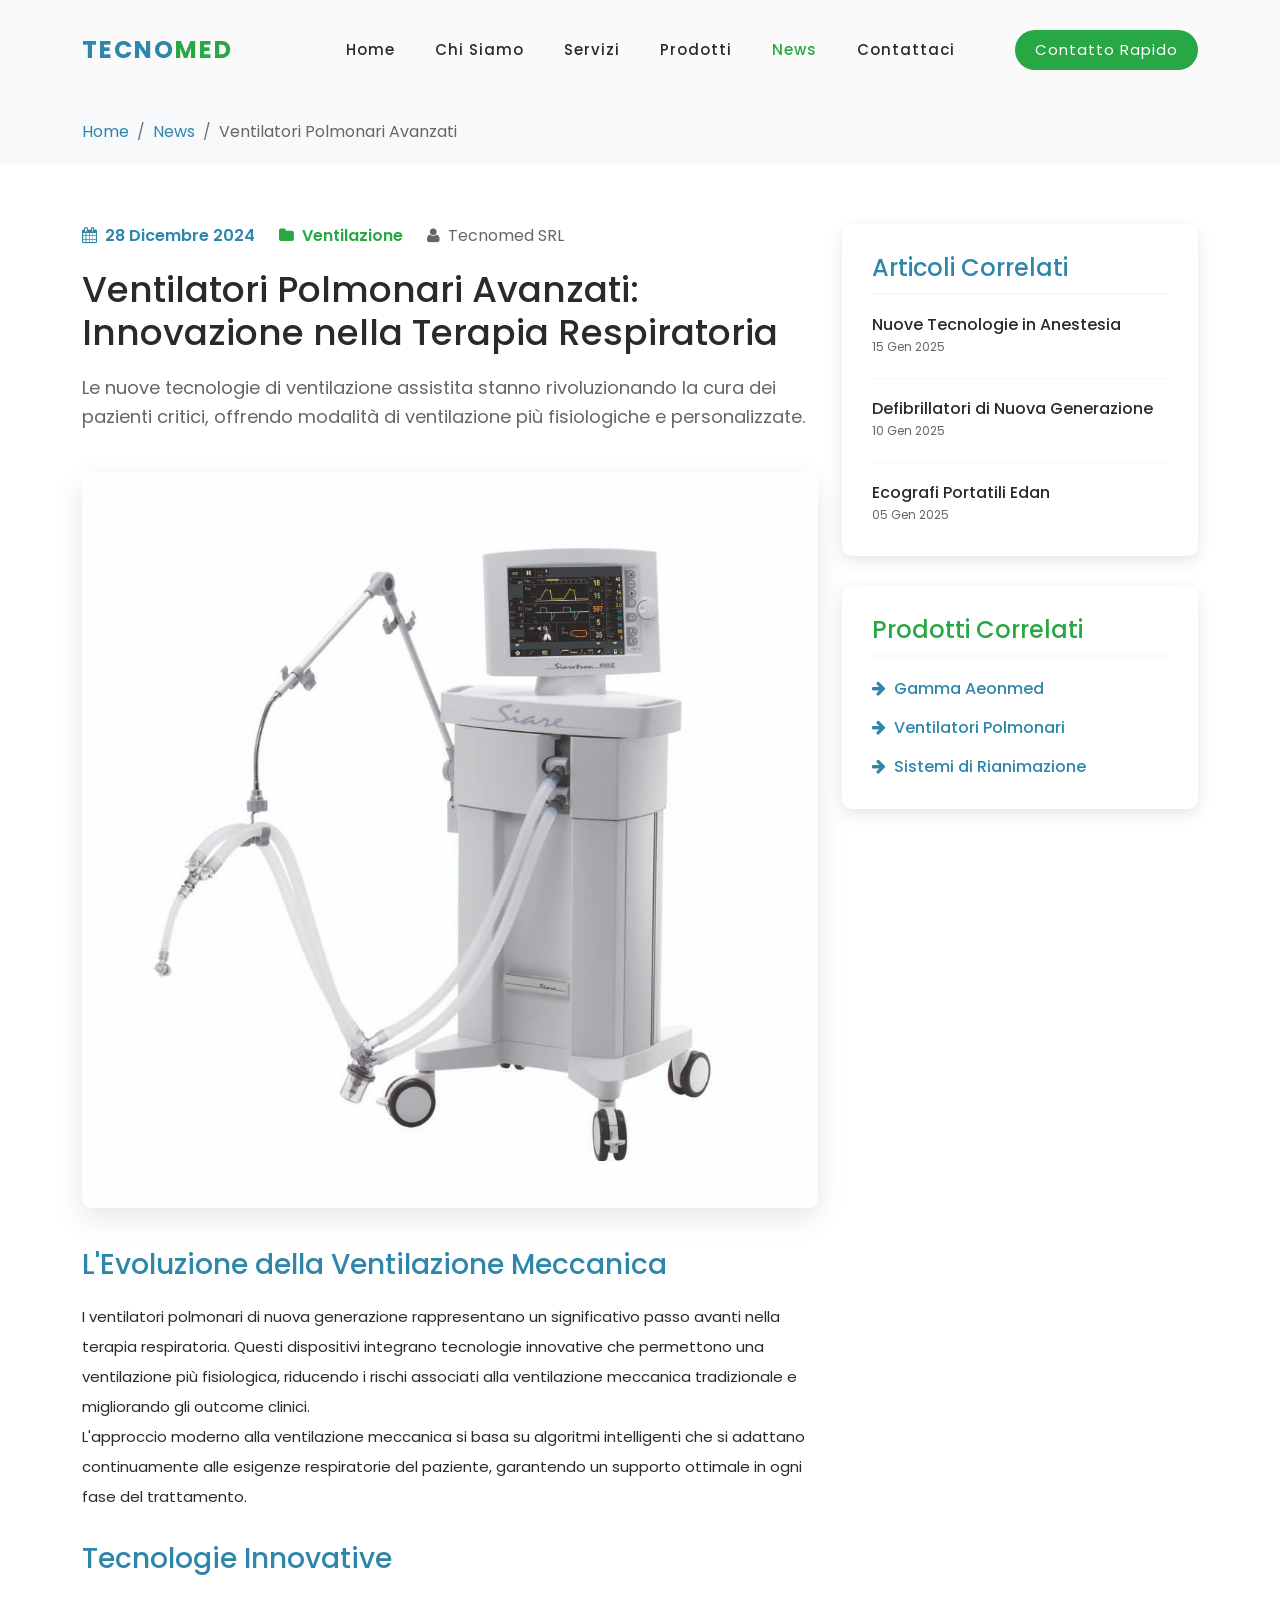
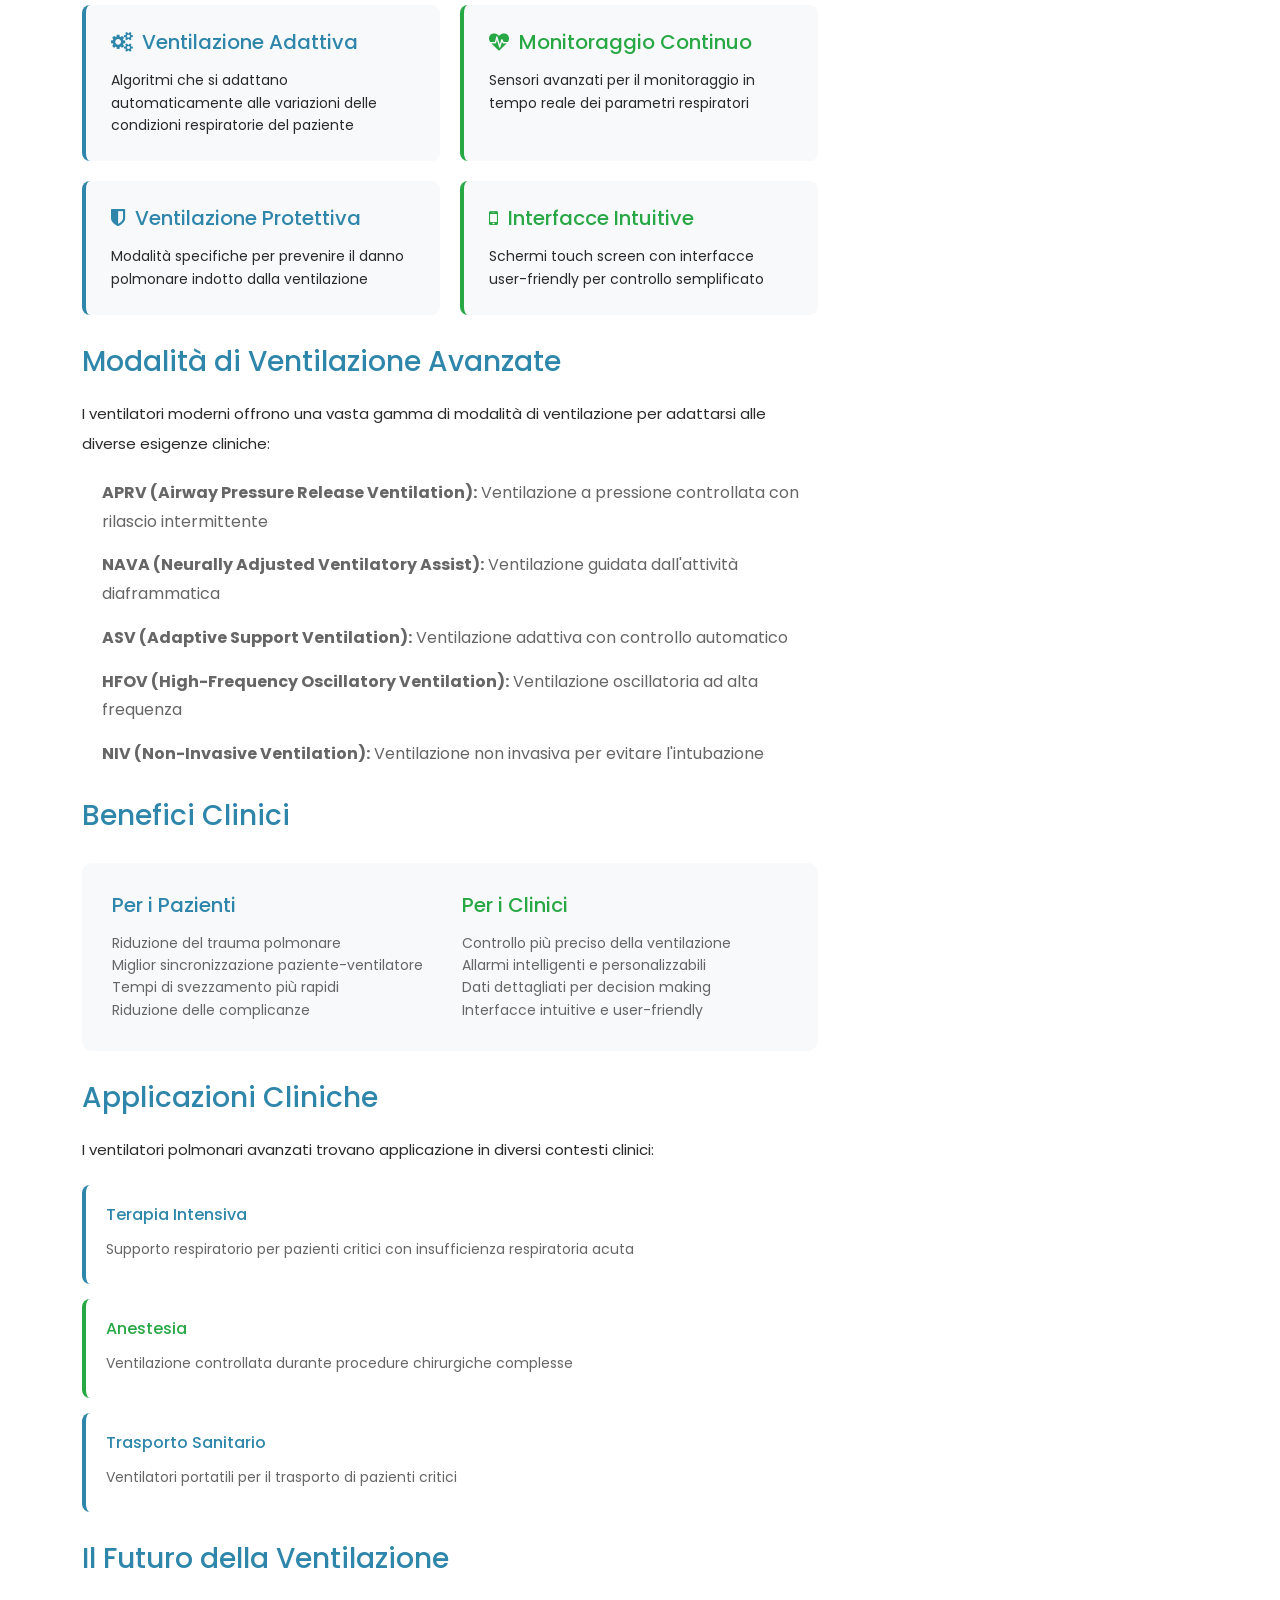
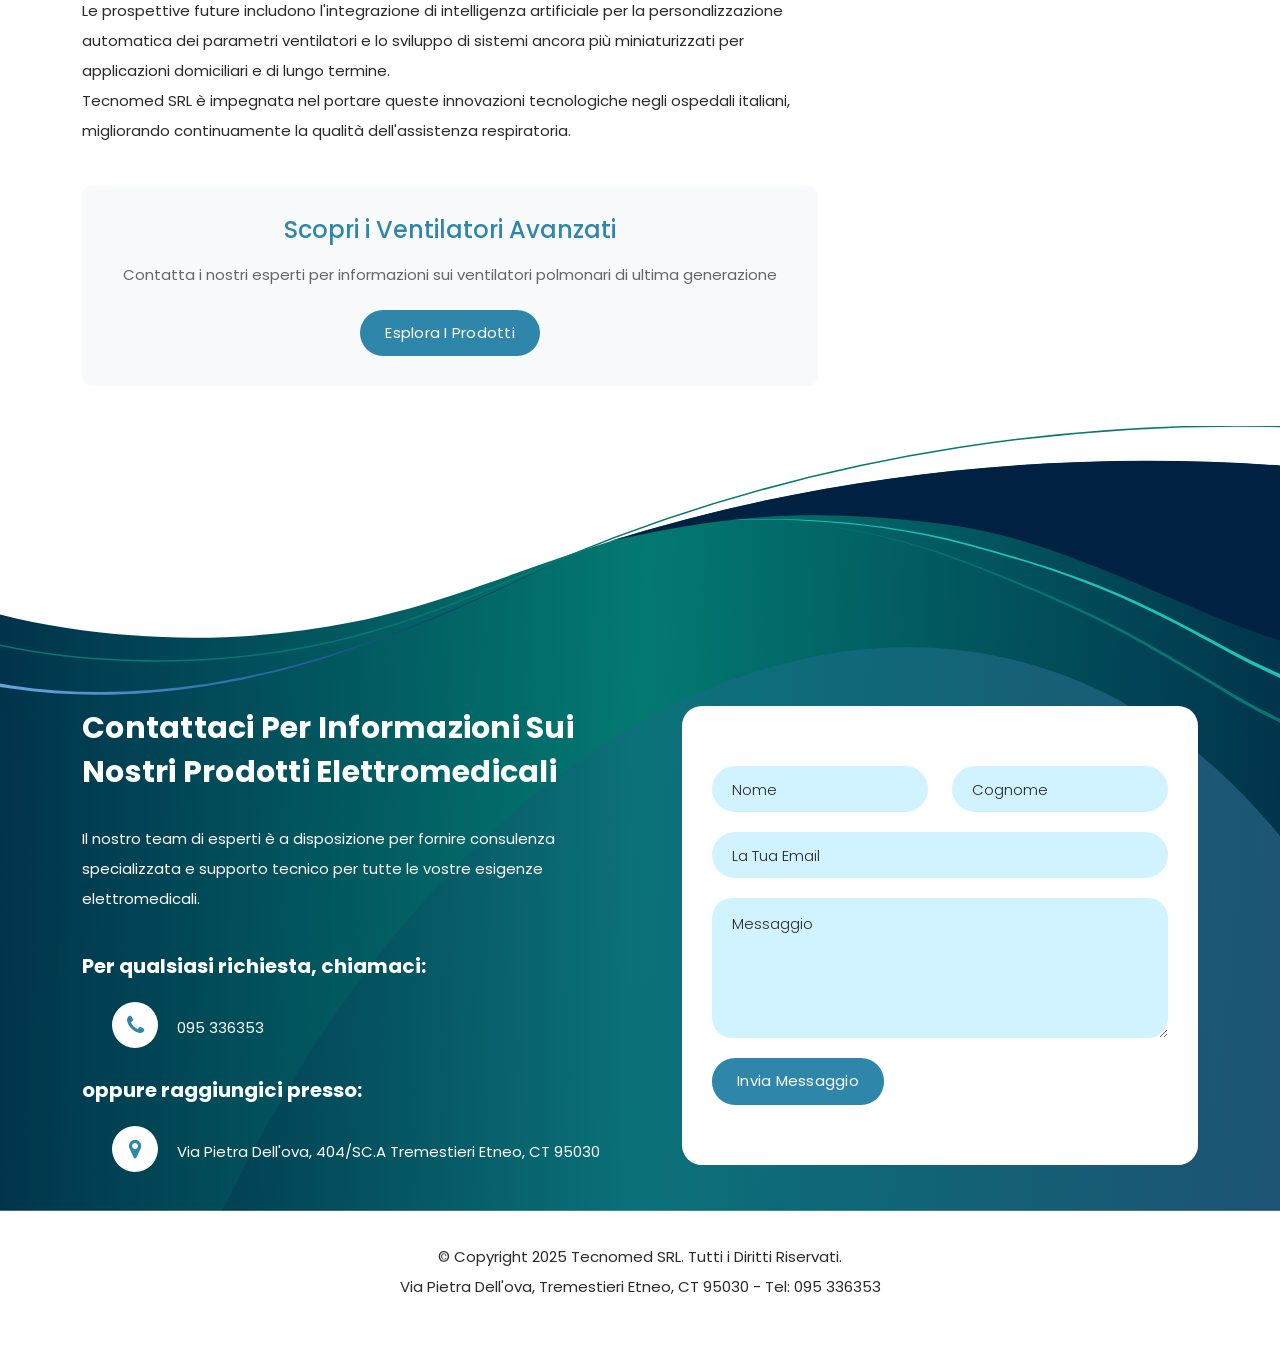
<file: news-ventilatori-avanzati.html>
<!DOCTYPE html>
<html lang="it">

<head>
    <meta charset="UTF-8">
    <meta name="viewport" content="width=device-width, initial-scale=1, shrink-to-fit=no">
    <meta name="description" content="Ventilatori Polmonari Avanzati - Le nuove tecnologie di ventilazione assistita">
    <meta name="author" content="Tecnomed SRL">
    <link rel="preconnect" href="https://fonts.gstatic.com">
    <link href="https://fonts.googleapis.com/css2?family=Poppins:wght@100;200;300;400;500;600;700;800;900&display=swap" rel="stylesheet">

    <title>Ventilatori Polmonari Avanzati | Tecnomed SRL</title>

    <!-- Bootstrap core CSS -->
    <link href="vendor/bootstrap/css/bootstrap.min.css" rel="stylesheet">

    <!-- Additional CSS Files -->
    <link rel="stylesheet" href="assets/css/fontawesome.css">
    <link rel="stylesheet" href="assets/css/templatemo-space-dynamic.css">
    <link rel="stylesheet" href="assets/css/animated.css">
    <link rel="stylesheet" href="assets/css/owl.css">
    <link rel="stylesheet" href="assets/css/tecnomed-colors.css">
</head>

<body>

    <!-- ***** Header Area Start ***** -->
    <header class="header-area header-sticky wow slideInDown" data-wow-duration="0.75s" data-wow-delay="0s">
        <div class="container">
            <div class="row">
                <div class="col-12">
                    <nav class="main-nav">
                        <!-- ***** Logo Start ***** -->
                        <a href="index.html" class="logo">
                            <h4>Tecno<span>med</span></h4>
                        </a>
                        <!-- ***** Logo End ***** -->
                        <!-- ***** Menu Start ***** -->
                        <ul class="nav">
                            <li class="scroll-to-section"><a href="index.html">Home</a></li>
                            <li class="scroll-to-section"><a href="index.html#about">Chi Siamo</a></li>
                            <li class="scroll-to-section"><a href="index.html#services">Servizi</a></li>
                            <li class="scroll-to-section"><a href="index.html#portfolio">Prodotti</a></li>
                            <li class="scroll-to-section"><a href="index.html#blog" class="active">News</a></li>
                            <li class="scroll-to-section"><a href="index.html#contact">Contattaci</a></li>
                            <li class="scroll-to-section">
                                <div class="main-red-button"><a href="index.html#contact">Contatto Rapido</a></div>
                            </li>
                        </ul>
                        <a class='menu-trigger'>
                            <span>Menu</span>
                        </a>
                        <!-- ***** Menu End ***** -->
                    </nav>
                </div>
            </div>
        </div>
    </header>
    <!-- ***** Header Area End ***** -->

    <!-- ***** Breadcrumb Start ***** -->
    <div class="breadcrumb-section" style="background: #f8f9fa; padding: 20px 0; margin-top: 100px;">
        <div class="container">
            <div class="row">
                <div class="col-lg-12">
                    <nav aria-label="breadcrumb">
                        <ol class="breadcrumb" style="background: none; margin: 0; padding: 0;">
                            <li class="breadcrumb-item"><a href="index.html" style="color: #2E86AB;">Home</a></li>
                            <li class="breadcrumb-item"><a href="index.html#blog" style="color: #2E86AB;">News</a></li>
                            <li class="breadcrumb-item active" aria-current="page" style="color: #666;">Ventilatori Polmonari Avanzati</li>
                        </ol>
                    </nav>
                </div>
            </div>
        </div>
    </div>
    <!-- ***** Breadcrumb End ***** -->

    <!-- ***** Article Content Start ***** -->
    <div class="article-content section" style="padding-top: 60px;">
        <div class="container">
            <div class="row">
                <div class="col-lg-8">
                    <div class="article-main wow fadeInLeft" data-wow-duration="1s" data-wow-delay="0.2s">
                        <!-- Article Header -->
                        <div class="article-header" style="margin-bottom: 40px;">
                            <div class="article-meta" style="margin-bottom: 20px;">
                                <span style="color: #2E86AB; font-weight: 600;"><i class="fa fa-calendar" style="margin-right: 8px;"></i>28 Dicembre 2024</span>
                                <span style="color: #28A745; font-weight: 600; margin-left: 20px;"><i class="fa fa-folder" style="margin-right: 8px;"></i>Ventilazione</span>
                                <span style="color: #666; margin-left: 20px;"><i class="fa fa-user" style="margin-right: 8px;"></i>Tecnomed SRL</span>
                            </div>
                            <h1 style="color: #2a2a2a; margin-bottom: 20px; font-size: 36px; line-height: 1.2;">Ventilatori Polmonari Avanzati: Innovazione nella Terapia Respiratoria</h1>
                            <p style="font-size: 18px; color: #666; line-height: 1.6;">Le nuove tecnologie di ventilazione assistita stanno rivoluzionando la cura dei pazienti critici, offrendo modalità di ventilazione più fisiologiche e personalizzate.</p>
                        </div>

                        <!-- Featured Image -->
                        <div class="article-image" style="margin-bottom: 40px;">
                            <img src="assets/images/ventilatori-polmonari.jpg" alt="Ventilatori Polmonari Avanzati" style="width: 100%; border-radius: 10px; box-shadow: 0 10px 30px rgba(0,0,0,0.1);">
                        </div>

                        <!-- Article Body -->
                        <div class="article-body" style="font-size: 16px; line-height: 1.8; color: #666;">
                            <h3 style="color: #2E86AB; margin: 30px 0 20px 0;">L'Evoluzione della Ventilazione Meccanica</h3>
                            <p>I ventilatori polmonari di nuova generazione rappresentano un significativo passo avanti nella terapia respiratoria. Questi dispositivi integrano tecnologie innovative che permettono una ventilazione più fisiologica, riducendo i rischi associati alla ventilazione meccanica tradizionale e migliorando gli outcome clinici.</p>
                            
                            <p>L'approccio moderno alla ventilazione meccanica si basa su algoritmi intelligenti che si adattano continuamente alle esigenze respiratorie del paziente, garantendo un supporto ottimale in ogni fase del trattamento.</p>

                            <h3 style="color: #2E86AB; margin: 30px 0 20px 0;">Tecnologie Innovative</h3>
                            <div class="technologies-grid" style="display: grid; grid-template-columns: repeat(auto-fit, minmax(300px, 1fr)); gap: 20px; margin: 30px 0;">
                                <div style="background: #f8f9fa; padding: 25px; border-radius: 8px; border-left: 4px solid #2E86AB;">
                                    <h5 style="color: #2E86AB; margin-bottom: 15px;"><i class="fa fa-cogs" style="margin-right: 10px;"></i>Ventilazione Adattiva</h5>
                                    <p style="margin: 0; font-size: 14px; line-height: 1.6;">Algoritmi che si adattano automaticamente alle variazioni delle condizioni respiratorie del paziente</p>
                                </div>
                                <div style="background: #f8f9fa; padding: 25px; border-radius: 8px; border-left: 4px solid #28A745;">
                                    <h5 style="color: #28A745; margin-bottom: 15px;"><i class="fa fa-heartbeat" style="margin-right: 10px;"></i>Monitoraggio Continuo</h5>
                                    <p style="margin: 0; font-size: 14px; line-height: 1.6;">Sensori avanzati per il monitoraggio in tempo reale dei parametri respiratori</p>
                                </div>
                                <div style="background: #f8f9fa; padding: 25px; border-radius: 8px; border-left: 4px solid #2E86AB;">
                                    <h5 style="color: #2E86AB; margin-bottom: 15px;"><i class="fa fa-shield" style="margin-right: 10px;"></i>Ventilazione Protettiva</h5>
                                    <p style="margin: 0; font-size: 14px; line-height: 1.6;">Modalità specifiche per prevenire il danno polmonare indotto dalla ventilazione</p>
                                </div>
                                <div style="background: #f8f9fa; padding: 25px; border-radius: 8px; border-left: 4px solid #28A745;">
                                    <h5 style="color: #28A745; margin-bottom: 15px;"><i class="fa fa-mobile" style="margin-right: 10px;"></i>Interfacce Intuitive</h5>
                                    <p style="margin: 0; font-size: 14px; line-height: 1.6;">Schermi touch screen con interfacce user-friendly per controllo semplificato</p>
                                </div>
                            </div>

                            <h3 style="color: #2E86AB; margin: 30px 0 20px 0;">Modalità di Ventilazione Avanzate</h3>
                            <p>I ventilatori moderni offrono una vasta gamma di modalità di ventilazione per adattarsi alle diverse esigenze cliniche:</p>
                            
                            <ul style="margin: 20px 0; padding-left: 20px;">
                                <li style="margin-bottom: 15px;"><strong>APRV (Airway Pressure Release Ventilation):</strong> Ventilazione a pressione controllata con rilascio intermittente</li>
                                <li style="margin-bottom: 15px;"><strong>NAVA (Neurally Adjusted Ventilatory Assist):</strong> Ventilazione guidata dall'attività diaframmatica</li>
                                <li style="margin-bottom: 15px;"><strong>ASV (Adaptive Support Ventilation):</strong> Ventilazione adattiva con controllo automatico</li>
                                <li style="margin-bottom: 15px;"><strong>HFOV (High-Frequency Oscillatory Ventilation):</strong> Ventilazione oscillatoria ad alta frequenza</li>
                                <li style="margin-bottom: 15px;"><strong>NIV (Non-Invasive Ventilation):</strong> Ventilazione non invasiva per evitare l'intubazione</li>
                            </ul>

                            <h3 style="color: #2E86AB; margin: 30px 0 20px 0;">Benefici Clinici</h3>
                            <div class="benefits-section" style="background: #f8f9fa; padding: 30px; border-radius: 10px; margin: 30px 0;">
                                <div class="row">
                                    <div class="col-md-6">
                                        <h5 style="color: #2E86AB; margin-bottom: 15px;">Per i Pazienti</h5>
                                        <ul style="color: #666; font-size: 14px; line-height: 1.6;">
                                            <li>Riduzione del trauma polmonare</li>
                                            <li>Miglior sincronizzazione paziente-ventilatore</li>
                                            <li>Tempi di svezzamento più rapidi</li>
                                            <li>Riduzione delle complicanze</li>
                                        </ul>
                                    </div>
                                    <div class="col-md-6">
                                        <h5 style="color: #28A745; margin-bottom: 15px;">Per i Clinici</h5>
                                        <ul style="color: #666; font-size: 14px; line-height: 1.6;">
                                            <li>Controllo più preciso della ventilazione</li>
                                            <li>Allarmi intelligenti e personalizzabili</li>
                                            <li>Dati dettagliati per decision making</li>
                                            <li>Interfacce intuitive e user-friendly</li>
                                        </ul>
                                    </div>
                                </div>
                            </div>

                            <h3 style="color: #2E86AB; margin: 30px 0 20px 0;">Applicazioni Cliniche</h3>
                            <p>I ventilatori polmonari avanzati trovano applicazione in diversi contesti clinici:</p>

                            <div class="applications-list" style="margin: 20px 0;">
                                <div style="background: white; padding: 20px; border-radius: 8px; margin-bottom: 15px; border-left: 4px solid #2E86AB;">
                                    <h6 style="color: #2E86AB; margin-bottom: 10px;">Terapia Intensiva</h6>
                                    <p style="margin: 0; font-size: 14px; color: #666;">Supporto respiratorio per pazienti critici con insufficienza respiratoria acuta</p>
                                </div>
                                <div style="background: white; padding: 20px; border-radius: 8px; margin-bottom: 15px; border-left: 4px solid #28A745;">
                                    <h6 style="color: #28A745; margin-bottom: 10px;">Anestesia</h6>
                                    <p style="margin: 0; font-size: 14px; color: #666;">Ventilazione controllata durante procedure chirurgiche complesse</p>
                                </div>
                                <div style="background: white; padding: 20px; border-radius: 8px; margin-bottom: 15px; border-left: 4px solid #2E86AB;">
                                    <h6 style="color: #2E86AB; margin-bottom: 10px;">Trasporto Sanitario</h6>
                                    <p style="margin: 0; font-size: 14px; color: #666;">Ventilatori portatili per il trasporto di pazienti critici</p>
                                </div>
                            </div>

                            <h3 style="color: #2E86AB; margin: 30px 0 20px 0;">Il Futuro della Ventilazione</h3>
                            <p>Le prospettive future includono l'integrazione di intelligenza artificiale per la personalizzazione automatica dei parametri ventilatori e lo sviluppo di sistemi ancora più miniaturizzati per applicazioni domiciliari e di lungo termine.</p>

                            <p>Tecnomed SRL è impegnata nel portare queste innovazioni tecnologiche negli ospedali italiani, migliorando continuamente la qualità dell'assistenza respiratoria.</p>
                        </div>

                        <!-- Call to Action -->
                        <div class="article-cta" style="background: #f8f9fa; padding: 30px; border-radius: 10px; margin: 40px 0; text-align: center;">
                            <h4 style="color: #2E86AB; margin-bottom: 15px;">Scopri i Ventilatori Avanzati</h4>
                            <p style="margin-bottom: 20px; color: #666;">Contatta i nostri esperti per informazioni sui ventilatori polmonari di ultima generazione</p>
                            <div class="main-blue-button">
                                <a href="aeonmed.html">Esplora i Prodotti</a>
                            </div>
                        </div>
                    </div>
                </div>

                <!-- Sidebar -->
                <div class="col-lg-4">
                    <div class="sidebar wow fadeInRight" data-wow-duration="1s" data-wow-delay="0.2s">
                        <!-- Related Articles -->
                        <div class="sidebar-widget" style="background: white; padding: 30px; border-radius: 10px; box-shadow: 0 5px 15px rgba(0,0,0,0.1); margin-bottom: 30px;">
                            <h4 style="color: #2E86AB; margin-bottom: 20px; border-bottom: 2px solid #f8f9fa; padding-bottom: 10px;">Articoli Correlati</h4>
                            <div class="related-articles">
                                <div class="related-item" style="margin-bottom: 20px; padding-bottom: 20px; border-bottom: 1px solid #f8f9fa;">
                                    <h6><a href="news-anestesia-tecnologie.html" style="color: #2a2a2a; text-decoration: none;">Nuove Tecnologie in Anestesia</a></h6>
                                    <span style="color: #666; font-size: 12px;">15 Gen 2025</span>
                                </div>
                                <div class="related-item" style="margin-bottom: 20px; padding-bottom: 20px; border-bottom: 1px solid #f8f9fa;">
                                    <h6><a href="news-defibrillatori-nuova-generazione.html" style="color: #2a2a2a; text-decoration: none;">Defibrillatori di Nuova Generazione</a></h6>
                                    <span style="color: #666; font-size: 12px;">10 Gen 2025</span>
                                </div>
                                <div class="related-item">
                                    <h6><a href="news-ecografi-portatili.html" style="color: #2a2a2a; text-decoration: none;">Ecografi Portatili Edan</a></h6>
                                    <span style="color: #666; font-size: 12px;">05 Gen 2025</span>
                                </div>
                            </div>
                        </div>

                        <!-- Products Widget -->
                        <div class="sidebar-widget" style="background: white; padding: 30px; border-radius: 10px; box-shadow: 0 5px 15px rgba(0,0,0,0.1);">
                            <h4 style="color: #28A745; margin-bottom: 20px; border-bottom: 2px solid #f8f9fa; padding-bottom: 10px;">Prodotti Correlati</h4>
                            <div class="product-links">
                                <div class="product-item" style="margin-bottom: 15px;">
                                    <a href="aeonmed.html" style="color: #2E86AB; text-decoration: none; font-weight: 500;">
                                        <i class="fa fa-arrow-right" style="margin-right: 8px;"></i>Gamma Aeonmed
                                    </a>
                                </div>
                                <div class="product-item" style="margin-bottom: 15px;">
                                    <a href="aeonmed-ventilatori.html" style="color: #2E86AB; text-decoration: none; font-weight: 500;">
                                        <i class="fa fa-arrow-right" style="margin-right: 8px;"></i>Ventilatori Polmonari
                                    </a>
                                </div>
                                <div class="product-item">
                                    <a href="aeonmed-rianimazione.html" style="color: #2E86AB; text-decoration: none; font-weight: 500;">
                                        <i class="fa fa-arrow-right" style="margin-right: 8px;"></i>Sistemi di Rianimazione
                                    </a>
                                </div>
                            </div>
                        </div>
                    </div>
                </div>
            </div>
        </div>
    </div>
    <!-- ***** Article Content End ***** -->

    <div id="contact" class="contact-us section">
    <div class="container">
      <div class="row">
        <div class="col-lg-6 align-self-center wow fadeInLeft" data-wow-duration="0.5s" data-wow-delay="0.25s">
          <div class="section-heading">
            <h2>Contattaci per Informazioni sui Nostri Prodotti Elettromedicali</h2>
            <p>Il nostro team di esperti è a disposizione per fornire consulenza specializzata e supporto tecnico per tutte le vostre esigenze elettromedicali.</p>
            <div class="phone-info">
              <h4>Per qualsiasi richiesta, chiamaci: <br><br><span><i class="fa fa-phone"></i> <a href="tel:095336353">095 336353</a></span></h4>
              <h4>oppure raggiungici presso: <br><br><span><i class="fa fa-map-marker"></i><a href="https://www.google.com/maps/place/Tecnomed+Srl/@37.54578,15.09287,17z/data=!3m1!4b1!4m6!3m5!1s0x1313fcf12cef468d:0xdb8fd78b80c1c913!8m2!3d37.54578!4d15.09287!16s%2Fg%2F1td9mrt1?entry=ttu&g_ep=EgoyMDI2MDEyNi4wIKXMDSoASAFQAw%3D%3D"> Via Pietra Dell'ova, 404/SC.A Tremestieri Etneo, CT 95030</a></span></h4>
            </div>
          </div>
        </div>
        <div class="col-lg-6 wow fadeInRight" data-wow-duration="0.5s" data-wow-delay="0.25s">
          <form id="contact" action="" method="post">
            <div class="row">
              <div class="col-lg-6">
                <fieldset>
                  <input type="name" name="name" id="name" placeholder="Nome" autocomplete="on" required>
                </fieldset>
              </div>
              <div class="col-lg-6">
                <fieldset>
                  <input type="surname" name="surname" id="surname" placeholder="Cognome" autocomplete="on" required>
                </fieldset>
              </div>
              <div class="col-lg-12">
                <fieldset>
                  <input type="text" name="email" id="email" pattern="[^ @]*@[^ @]*" placeholder="La Tua Email" required="">
                </fieldset>
              </div>
              <div class="col-lg-12">
                <fieldset>
                  <textarea name="message" type="text" class="form-control" id="message" placeholder="Messaggio" required=""></textarea>  
                </fieldset>
              </div>
              <div class="col-lg-12">
                <fieldset>
                  <button type="submit" id="form-submit" class="main-button ">Invia Messaggio</button>
                </fieldset>
              </div>
            </div>
            <div class="contact-dec">
              <img src="assets/images/contact-decoration.png" alt="">
            </div>
          </form>
        </div>
      </div>
    </div>
  </div>

    <!-- ***** Footer Start ***** -->
    <footer>
        <div class="container">
            <div class="row">
                <div class="col-lg-12 wow fadeIn" data-wow-duration="1s" data-wow-delay="0.25s">
                    <p>© Copyright 2025 Tecnomed SRL. Tutti i Diritti Riservati.

                        <br>Via Pietra Dell'ova, Tremestieri Etneo, CT 95030 - Tel: 095 336353</p>
                </div>
            </div>
        </div>
    </footer>
    <!-- ***** Footer End ***** -->

    <!-- Scripts -->
    <script src="vendor/jquery/jquery.min.js"></script>
    <script src="vendor/bootstrap/js/bootstrap.bundle.min.js"></script>
    <script src="assets/js/owl-carousel.js"></script>
    <script src="assets/js/animation.js"></script>
    <script src="assets/js/imagesloaded.js"></script>
    <script src="assets/js/templatemo-custom.js"></script>

</body>

</html>
</file>
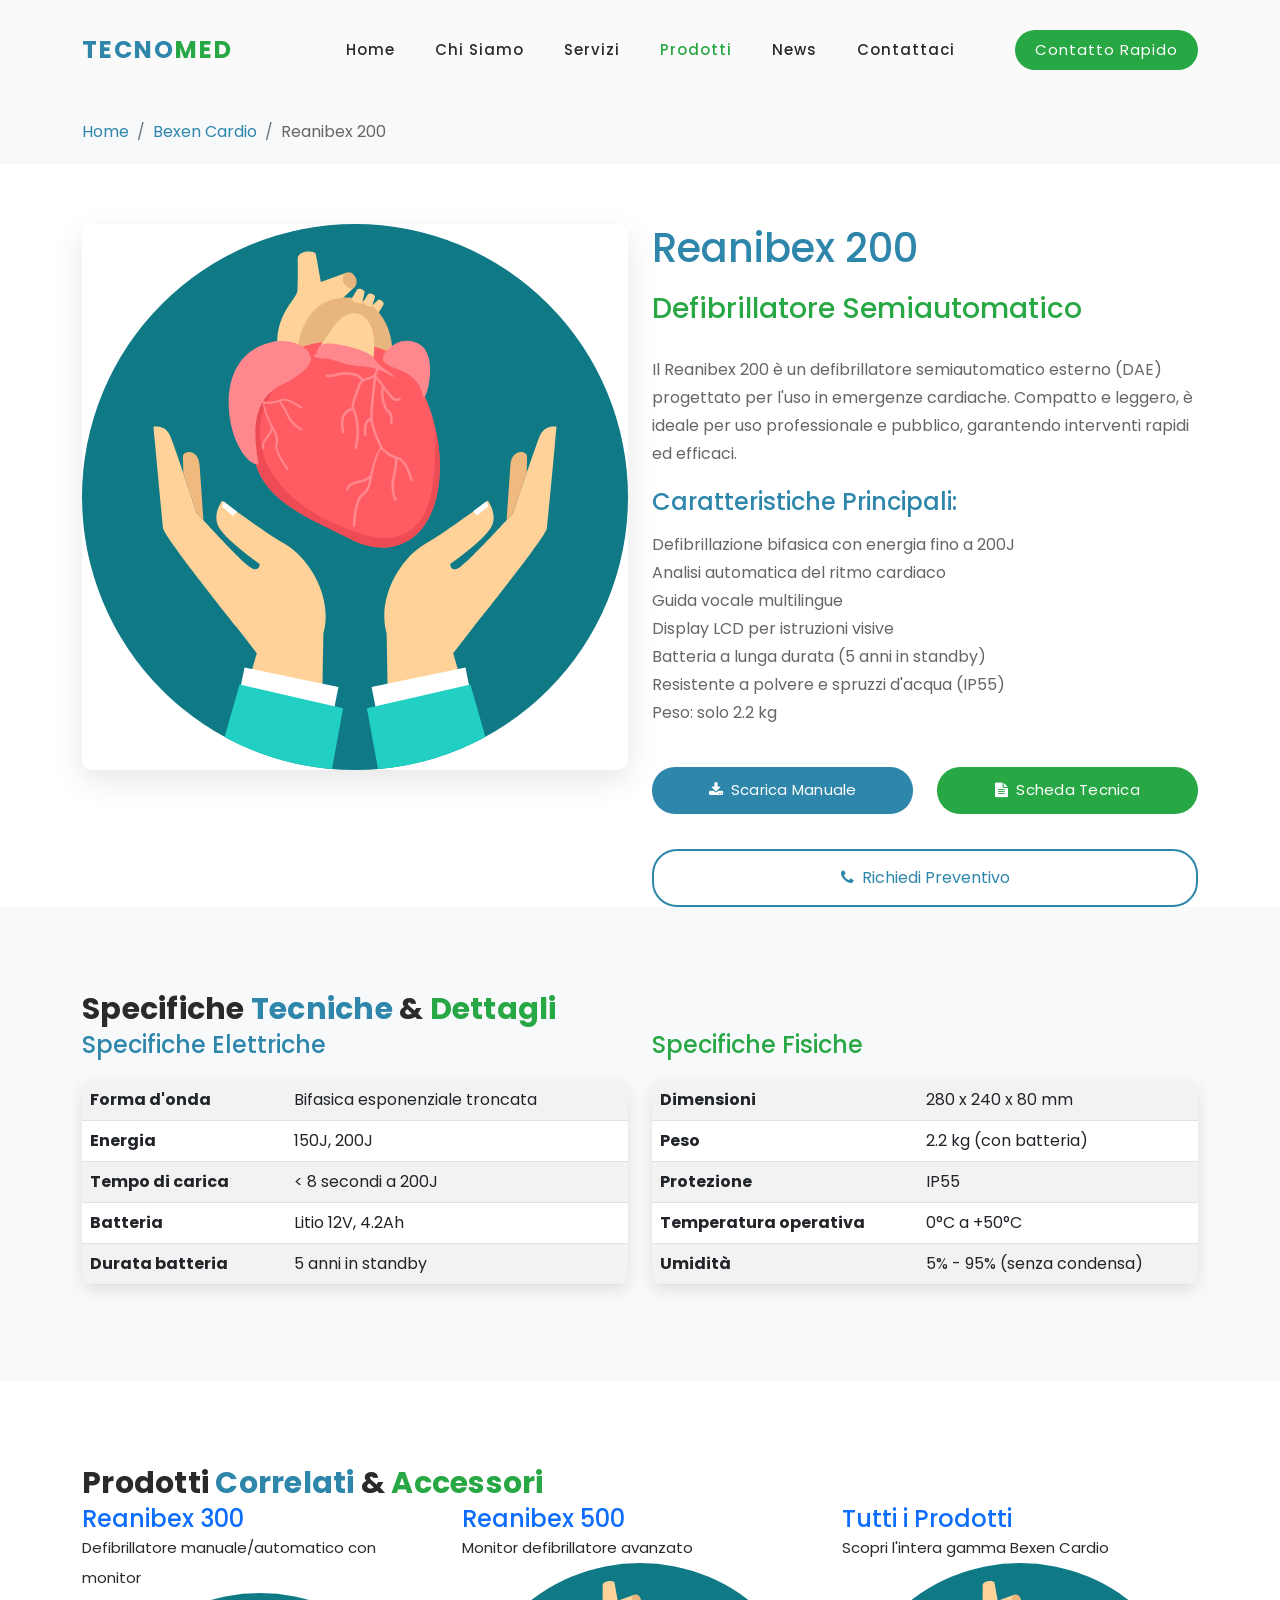
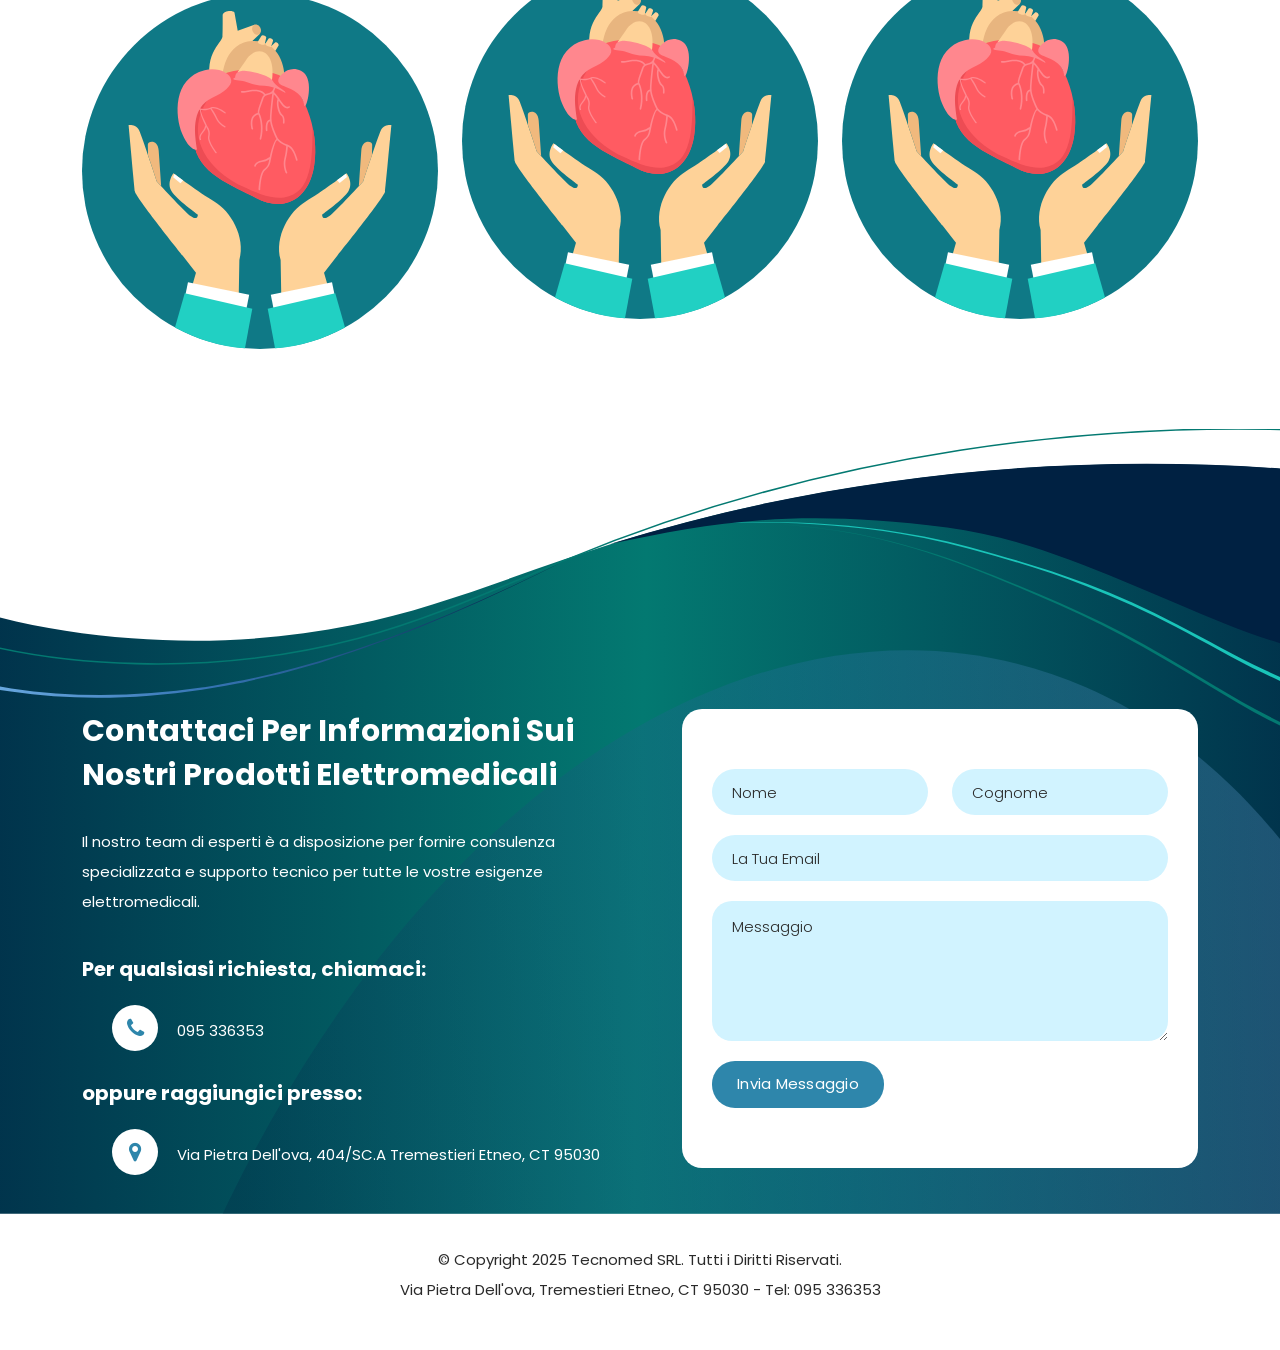
<file: reanibex-200.html>
<!DOCTYPE html>
<html lang="it">

<head>
    <meta charset="UTF-8">
    <meta name="viewport" content="width=device-width, initial-scale=1, shrink-to-fit=no">
    <meta name="description" content="Reanibex 200 - Defibrillatore semiautomatico compatto per uso professionale">
    <meta name="author" content="Tecnomed SRL">
    <link rel="preconnect" href="https://fonts.gstatic.com">
    <link href="https://fonts.googleapis.com/css2?family=Poppins:wght@100;200;300;400;500;600;700;800;900&display=swap" rel="stylesheet">

    <title>Reanibex 200 - Defibrillatore Semiautomatico | Tecnomed SRL</title>

    <!-- Bootstrap core CSS -->
    <link href="vendor/bootstrap/css/bootstrap.min.css" rel="stylesheet">

    <!-- Additional CSS Files -->
    <link rel="stylesheet" href="assets/css/fontawesome.css">
    <link rel="stylesheet" href="assets/css/templatemo-space-dynamic.css">
    <link rel="stylesheet" href="assets/css/animated.css">
    <link rel="stylesheet" href="assets/css/owl.css">
    <link rel="stylesheet" href="assets/css/tecnomed-colors.css">
</head>

<body>

    <!-- ***** Header Area Start ***** -->
    <header class="header-area header-sticky wow slideInDown" data-wow-duration="0.75s" data-wow-delay="0s">
        <div class="container">
            <div class="row">
                <div class="col-12">
                    <nav class="main-nav">
                        <!-- ***** Logo Start ***** -->
                        <a href="index.html" class="logo">
                            <h4>Tecno<span>med</span></h4>
                        </a>
                        <!-- ***** Logo End ***** -->
                        <!-- ***** Menu Start ***** -->
                        <ul class="nav">
                            <li class="scroll-to-section"><a href="index.html">Home</a></li>
                            <li class="scroll-to-section"><a href="index.html#about">Chi Siamo</a></li>
                            <li class="scroll-to-section"><a href="index.html#services">Servizi</a></li>
                            <li class="scroll-to-section"><a href="bexen-cardio.html" class="active">Prodotti</a></li>
                            <li class="scroll-to-section"><a href="index.html#blog">News</a></li>
                            <li class="scroll-to-section"><a href="index.html#contact">Contattaci</a></li>
                            <li class="scroll-to-section">
                                <div class="main-red-button"><a href="index.html#contact">Contatto Rapido</a></div>
                            </li>
                        </ul>
                        <a class='menu-trigger'>
                            <span>Menu</span>
                        </a>
                        <!-- ***** Menu End ***** -->
                    </nav>
                </div>
            </div>
        </div>
    </header>
    <!-- ***** Header Area End ***** -->

    <!-- ***** Breadcrumb Start ***** -->
    <div class="breadcrumb-section" style="background: #f8f9fa; padding: 20px 0; margin-top: 100px;">
        <div class="container">
            <div class="row">
                <div class="col-lg-12">
                    <nav aria-label="breadcrumb">
                        <ol class="breadcrumb" style="background: none; margin: 0; padding: 0;">
                            <li class="breadcrumb-item"><a href="index.html" style="color: #2E86AB;">Home</a></li>
                            <li class="breadcrumb-item"><a href="bexen-cardio.html" style="color: #2E86AB;">Bexen Cardio</a></li>
                            <li class="breadcrumb-item active" aria-current="page" style="color: #666;">Reanibex 200</li>
                        </ol>
                    </nav>
                </div>
            </div>
        </div>
    </div>
    <!-- ***** Breadcrumb End ***** -->

    <!-- ***** Product Details Start ***** -->
    <div class="product-details section" style="padding-top: 60px;">
        <div class="container">
            <div class="row">
                <div class="col-lg-6">
                    <div class="product-image wow fadeInLeft" data-wow-duration="1s" data-wow-delay="0.2s">
                        <img src="assets/images/cardiology.svg" alt="Reanibex 200" style="width: 100%; border-radius: 10px; box-shadow: 0 10px 30px rgba(0,0,0,0.1);">
                    </div>
                </div>
                <div class="col-lg-6">
                    <div class="product-info wow fadeInRight" data-wow-duration="1s" data-wow-delay="0.2s">
                        <h1 style="color: #2E86AB; margin-bottom: 20px;">Reanibex 200</h1>
                        <h3 style="color: #28A745; margin-bottom: 30px;">Defibrillatore Semiautomatico</h3>
                        
                        <div class="product-description" style="margin-bottom: 40px;">
                            <p style="font-size: 16px; line-height: 28px; color: #666; margin-bottom: 20px;">
                                Il Reanibex 200 è un defibrillatore semiautomatico esterno (DAE) progettato per l'uso in emergenze cardiache. 
                                Compatto e leggero, è ideale per uso professionale e pubblico, garantendo interventi rapidi ed efficaci.
                            </p>
                            
                            <h4 style="color: #2E86AB; margin-bottom: 15px;">Caratteristiche Principali:</h4>
                            <ul style="color: #666; line-height: 28px;">
                                <li>Defibrillazione bifasica con energia fino a 200J</li>
                                <li>Analisi automatica del ritmo cardiaco</li>
                                <li>Guida vocale multilingue</li>
                                <li>Display LCD per istruzioni visive</li>
                                <li>Batteria a lunga durata (5 anni in standby)</li>
                                <li>Resistente a polvere e spruzzi d'acqua (IP55)</li>
                                <li>Peso: solo 2.2 kg</li>
                            </ul>
                        </div>

                        <div class="product-actions">
                            <div class="row">
                                <div class="col-md-6">
                                    <div class="main-blue-button" style="margin-bottom: 15px;">
                                        <a href="#" onclick="downloadManual('reanibex-200-manual.pdf')" style="width: 100%; text-align: center;">
                                            <i class="fa fa-download" style="margin-right: 8px;"></i>Scarica Manuale
                                        </a>
                                    </div>
                                </div>
                                <div class="col-md-6">
                                    <div class="main-red-button" style="margin-bottom: 15px;">
                                        <a href="#" onclick="downloadDatasheet('reanibex-200-datasheet.pdf')" style="width: 100%; text-align: center;">
                                            <i class="fa fa-file-text" style="margin-right: 8px;"></i>Scheda Tecnica
                                        </a>
                                    </div>
                                </div>
                            </div>
                            <div class="contact-button" style="margin-top: 20px;">
                                <a href="index.html#contact" class="main-white-button" style="width: 100%; text-align: center; display: block; padding: 15px; border: 2px solid #2E86AB; color: #2E86AB; text-decoration: none; border-radius: 25px; transition: all 0.3s;">
                                    <i class="fa fa-phone" style="margin-right: 8px;"></i>Richiedi Preventivo
                                </a>
                            </div>
                        </div>
                    </div>
                </div>
            </div>
        </div>
    </div>
    <!-- ***** Product Details End ***** -->

    <!-- ***** Technical Specifications Start ***** -->
    <div class="specifications section" style="background-color: #f8f9fa; padding: 80px 0;">
        <div class="container">
            <div class="row">
                <div class="col-lg-12">
                    <div class="section-heading wow bounceIn" data-wow-duration="1s" data-wow-delay="0.2s">
                        <h2>Specifiche <em>Tecniche</em> &amp; <span>Dettagli</span></h2>
                    </div>
                </div>
            </div>
            <div class="row">
                <div class="col-lg-6">
                    <div class="spec-table wow fadeInLeft" data-wow-duration="1s" data-wow-delay="0.3s">
                        <h4 style="color: #2E86AB; margin-bottom: 20px;">Specifiche Elettriche</h4>
                        <table class="table table-striped" style="background: white; border-radius: 10px; overflow: hidden; box-shadow: 0 5px 15px rgba(0,0,0,0.1);">
                            <tbody>
                                <tr>
                                    <td><strong>Forma d'onda</strong></td>
                                    <td>Bifasica esponenziale troncata</td>
                                </tr>
                                <tr>
                                    <td><strong>Energia</strong></td>
                                    <td>150J, 200J</td>
                                </tr>
                                <tr>
                                    <td><strong>Tempo di carica</strong></td>
                                    <td>< 8 secondi a 200J</td>
                                </tr>
                                <tr>
                                    <td><strong>Batteria</strong></td>
                                    <td>Litio 12V, 4.2Ah</td>
                                </tr>
                                <tr>
                                    <td><strong>Durata batteria</strong></td>
                                    <td>5 anni in standby</td>
                                </tr>
                            </tbody>
                        </table>
                    </div>
                </div>
                <div class="col-lg-6">
                    <div class="spec-table wow fadeInRight" data-wow-duration="1s" data-wow-delay="0.3s">
                        <h4 style="color: #28A745; margin-bottom: 20px;">Specifiche Fisiche</h4>
                        <table class="table table-striped" style="background: white; border-radius: 10px; overflow: hidden; box-shadow: 0 5px 15px rgba(0,0,0,0.1);">
                            <tbody>
                                <tr>
                                    <td><strong>Dimensioni</strong></td>
                                    <td>280 x 240 x 80 mm</td>
                                </tr>
                                <tr>
                                    <td><strong>Peso</strong></td>
                                    <td>2.2 kg (con batteria)</td>
                                </tr>
                                <tr>
                                    <td><strong>Protezione</strong></td>
                                    <td>IP55</td>
                                </tr>
                                <tr>
                                    <td><strong>Temperatura operativa</strong></td>
                                    <td>0°C a +50°C</td>
                                </tr>
                                <tr>
                                    <td><strong>Umidità</strong></td>
                                    <td>5% - 95% (senza condensa)</td>
                                </tr>
                            </tbody>
                        </table>
                    </div>
                </div>
            </div>
        </div>
    </div>
    <!-- ***** Technical Specifications End ***** -->

    <!-- ***** Related Products Start ***** -->
    <div class="related-products section" style="padding: 80px 0;">
        <div class="container">
            <div class="row">
                <div class="col-lg-12">
                    <div class="section-heading wow bounceIn" data-wow-duration="1s" data-wow-delay="0.2s">
                        <h2>Prodotti <em>Correlati</em> &amp; <span>Accessori</span></h2>
                    </div>
                </div>
            </div>
            <div class="row">
                <div class="col-lg-4 col-sm-6">
                    <a href="reanibex-300.html">
                        <div class="item wow bounceInUp" data-wow-duration="1s" data-wow-delay="0.3s">
                            <div class="hidden-content">
                                <h4>Reanibex 300</h4>
                                <p>Defibrillatore manuale/automatico con monitor</p>
                            </div>
                            <div class="showed-content">
                                <img src="assets/images/cardiology.svg" alt="Reanibex 300">
                            </div>
                        </div>
                    </a>
                </div>
                <div class="col-lg-4 col-sm-6">
                    <a href="reanibex-500.html">
                        <div class="item wow bounceInUp" data-wow-duration="1s" data-wow-delay="0.4s">
                            <div class="hidden-content">
                                <h4>Reanibex 500</h4>
                                <p>Monitor defibrillatore avanzato</p>
                            </div>
                            <div class="showed-content">
                                <img src="assets/images/cardiology.svg" alt="Reanibex 500">
                            </div>
                        </div>
                    </a>
                </div>
                <div class="col-lg-4 col-sm-6">
                    <a href="bexen-cardio.html">
                        <div class="item wow bounceInUp" data-wow-duration="1s" data-wow-delay="0.5s">
                            <div class="hidden-content">
                                <h4>Tutti i Prodotti</h4>
                                <p>Scopri l'intera gamma Bexen Cardio</p>
                            </div>
                            <div class="showed-content">
                                <img src="assets/images/cardiology.svg" alt="Bexen Cardio">
                            </div>
                        </div>
                    </a>
                </div>
            </div>
        </div>
    </div>
    <!-- ***** Related Products End ***** -->

    <div id="contact" class="contact-us section">
    <div class="container">
      <div class="row">
        <div class="col-lg-6 align-self-center wow fadeInLeft" data-wow-duration="0.5s" data-wow-delay="0.25s">
          <div class="section-heading">
            <h2>Contattaci per Informazioni sui Nostri Prodotti Elettromedicali</h2>
            <p>Il nostro team di esperti è a disposizione per fornire consulenza specializzata e supporto tecnico per tutte le vostre esigenze elettromedicali.</p>
            <div class="phone-info">
              <h4>Per qualsiasi richiesta, chiamaci: <br><br><span><i class="fa fa-phone"></i> <a href="tel:095336353">095 336353</a></span></h4>
              <h4>oppure raggiungici presso: <br><br><span><i class="fa fa-map-marker"></i><a href="https://www.google.com/maps/place/Tecnomed+Srl/@37.54578,15.09287,17z/data=!3m1!4b1!4m6!3m5!1s0x1313fcf12cef468d:0xdb8fd78b80c1c913!8m2!3d37.54578!4d15.09287!16s%2Fg%2F1td9mrt1?entry=ttu&g_ep=EgoyMDI2MDEyNi4wIKXMDSoASAFQAw%3D%3D"> Via Pietra Dell'ova, 404/SC.A Tremestieri Etneo, CT 95030</a></span></h4>
            </div>
          </div>
        </div>
        <div class="col-lg-6 wow fadeInRight" data-wow-duration="0.5s" data-wow-delay="0.25s">
          <form id="contact" action="" method="post">
            <div class="row">
              <div class="col-lg-6">
                <fieldset>
                  <input type="name" name="name" id="name" placeholder="Nome" autocomplete="on" required>
                </fieldset>
              </div>
              <div class="col-lg-6">
                <fieldset>
                  <input type="surname" name="surname" id="surname" placeholder="Cognome" autocomplete="on" required>
                </fieldset>
              </div>
              <div class="col-lg-12">
                <fieldset>
                  <input type="text" name="email" id="email" pattern="[^ @]*@[^ @]*" placeholder="La Tua Email" required="">
                </fieldset>
              </div>
              <div class="col-lg-12">
                <fieldset>
                  <textarea name="message" type="text" class="form-control" id="message" placeholder="Messaggio" required=""></textarea>  
                </fieldset>
              </div>
              <div class="col-lg-12">
                <fieldset>
                  <button type="submit" id="form-submit" class="main-button ">Invia Messaggio</button>
                </fieldset>
              </div>
            </div>
            <div class="contact-dec">
              <img src="assets/images/contact-decoration.png" alt="">
            </div>
          </form>
        </div>
      </div>
    </div>
  </div>

    <!-- ***** Footer Start ***** -->
    <footer>
        <div class="container">
            <div class="row">
                <div class="col-lg-12 wow fadeIn" data-wow-duration="1s" data-wow-delay="0.25s">
                    <p>© Copyright 2025 Tecnomed SRL. Tutti i Diritti Riservati.

                        <br>Via Pietra Dell'ova, Tremestieri Etneo, CT 95030 - Tel: 095 336353</p>
                </div>
            </div>
        </div>
    </footer>
    <!-- ***** Footer End ***** -->

    <!-- Scripts -->
    <script src="vendor/jquery/jquery.min.js"></script>
    <script src="vendor/bootstrap/js/bootstrap.bundle.min.js"></script>
    <script src="assets/js/owl-carousel.js"></script>
    <script src="assets/js/animation.js"></script>
    <script src="assets/js/imagesloaded.js"></script>
    <script src="assets/js/templatemo-custom.js"></script>

    <script>
        function downloadManual(filename) {
            // Simula il download del manuale
            alert('Download del manuale: ' + filename + '\n\nIn un sito reale, questo scaricherebbe il file PDF del manuale.');
        }

        function downloadDatasheet(filename) {
            // Simula il download della scheda tecnica
            alert('Download della scheda tecnica: ' + filename + '\n\nIn un sito reale, questo scaricherebbe il file PDF della scheda tecnica.');
        }

        // Hover effect per il pulsante preventivo
        document.addEventListener('DOMContentLoaded', function() {
            const contactButton = document.querySelector('.contact-button a');
            if (contactButton) {
                contactButton.addEventListener('mouseenter', function() {
                    this.style.backgroundColor = '#2E86AB';
                    this.style.color = 'white';
                });
                contactButton.addEventListener('mouseleave', function() {
                    this.style.backgroundColor = 'transparent';
                    this.style.color = '#2E86AB';
                });
            }
        });
    </script>

</body>

</html>
</file>
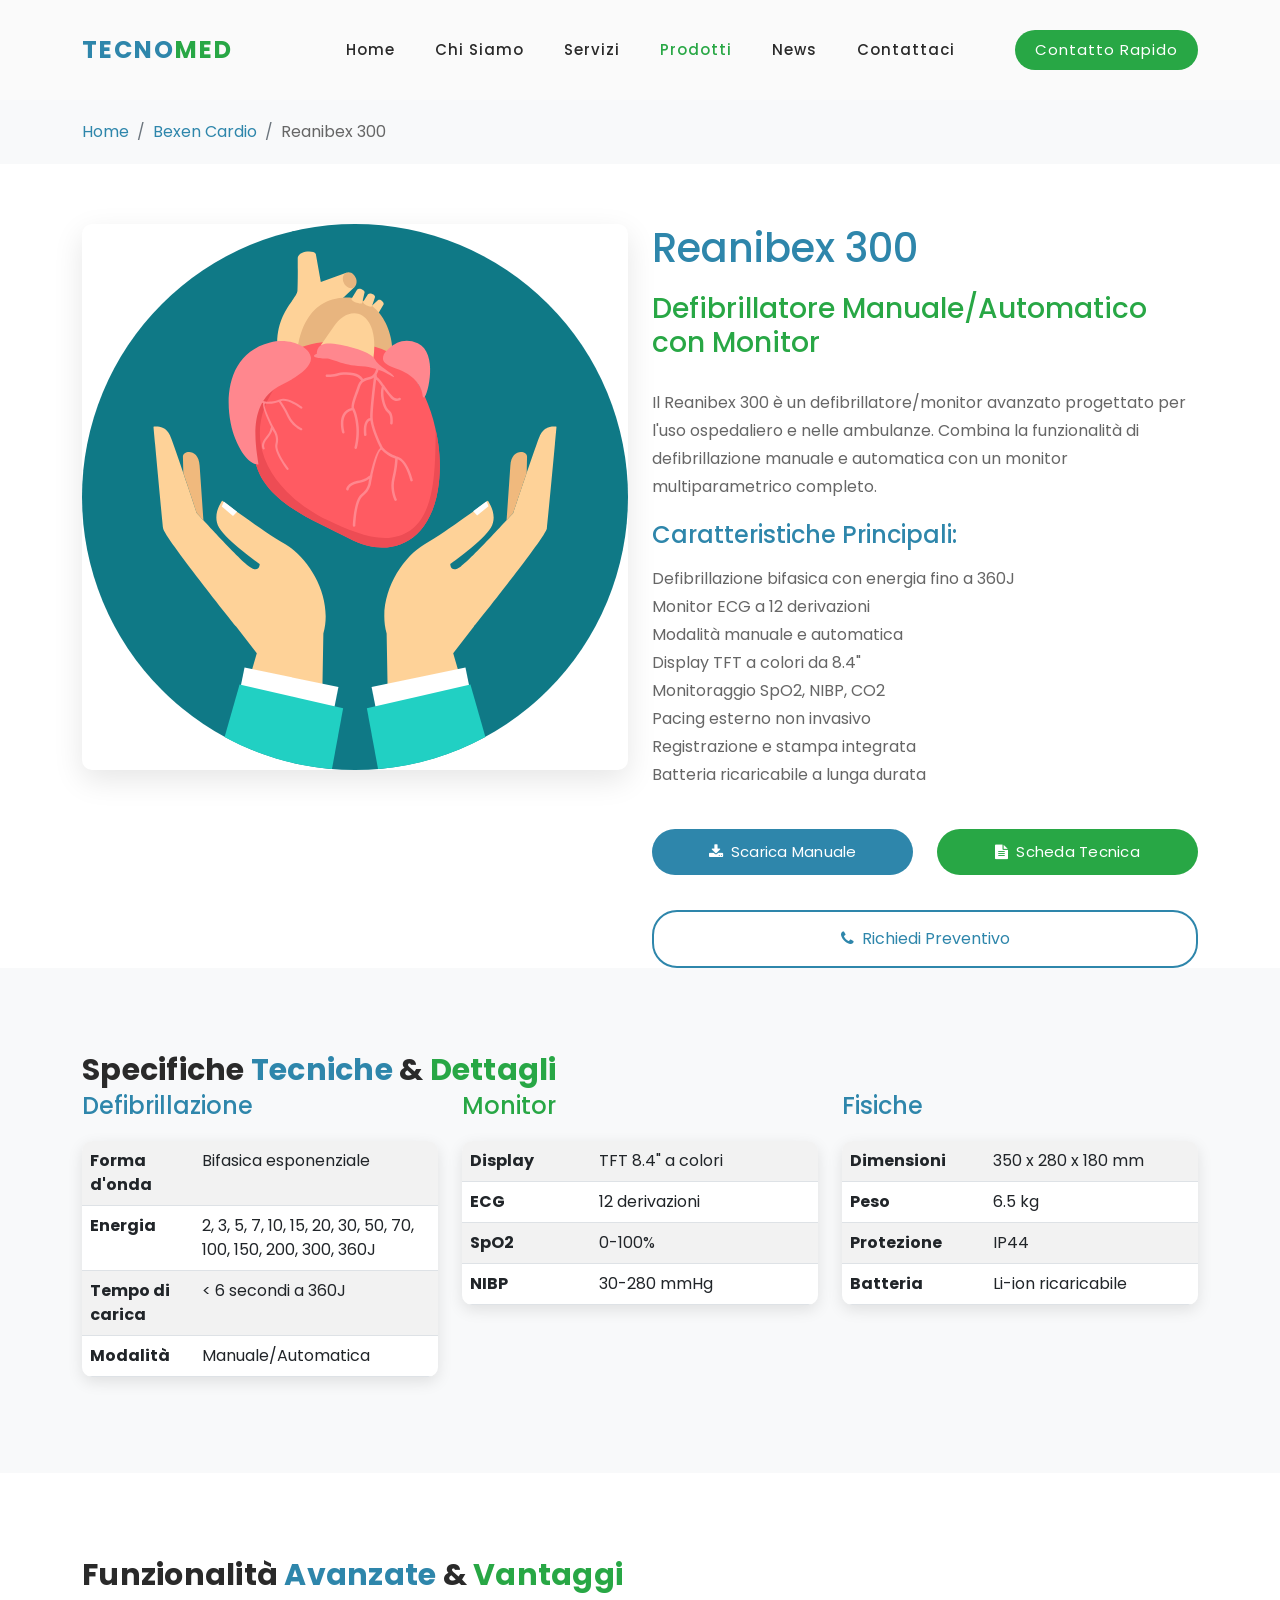
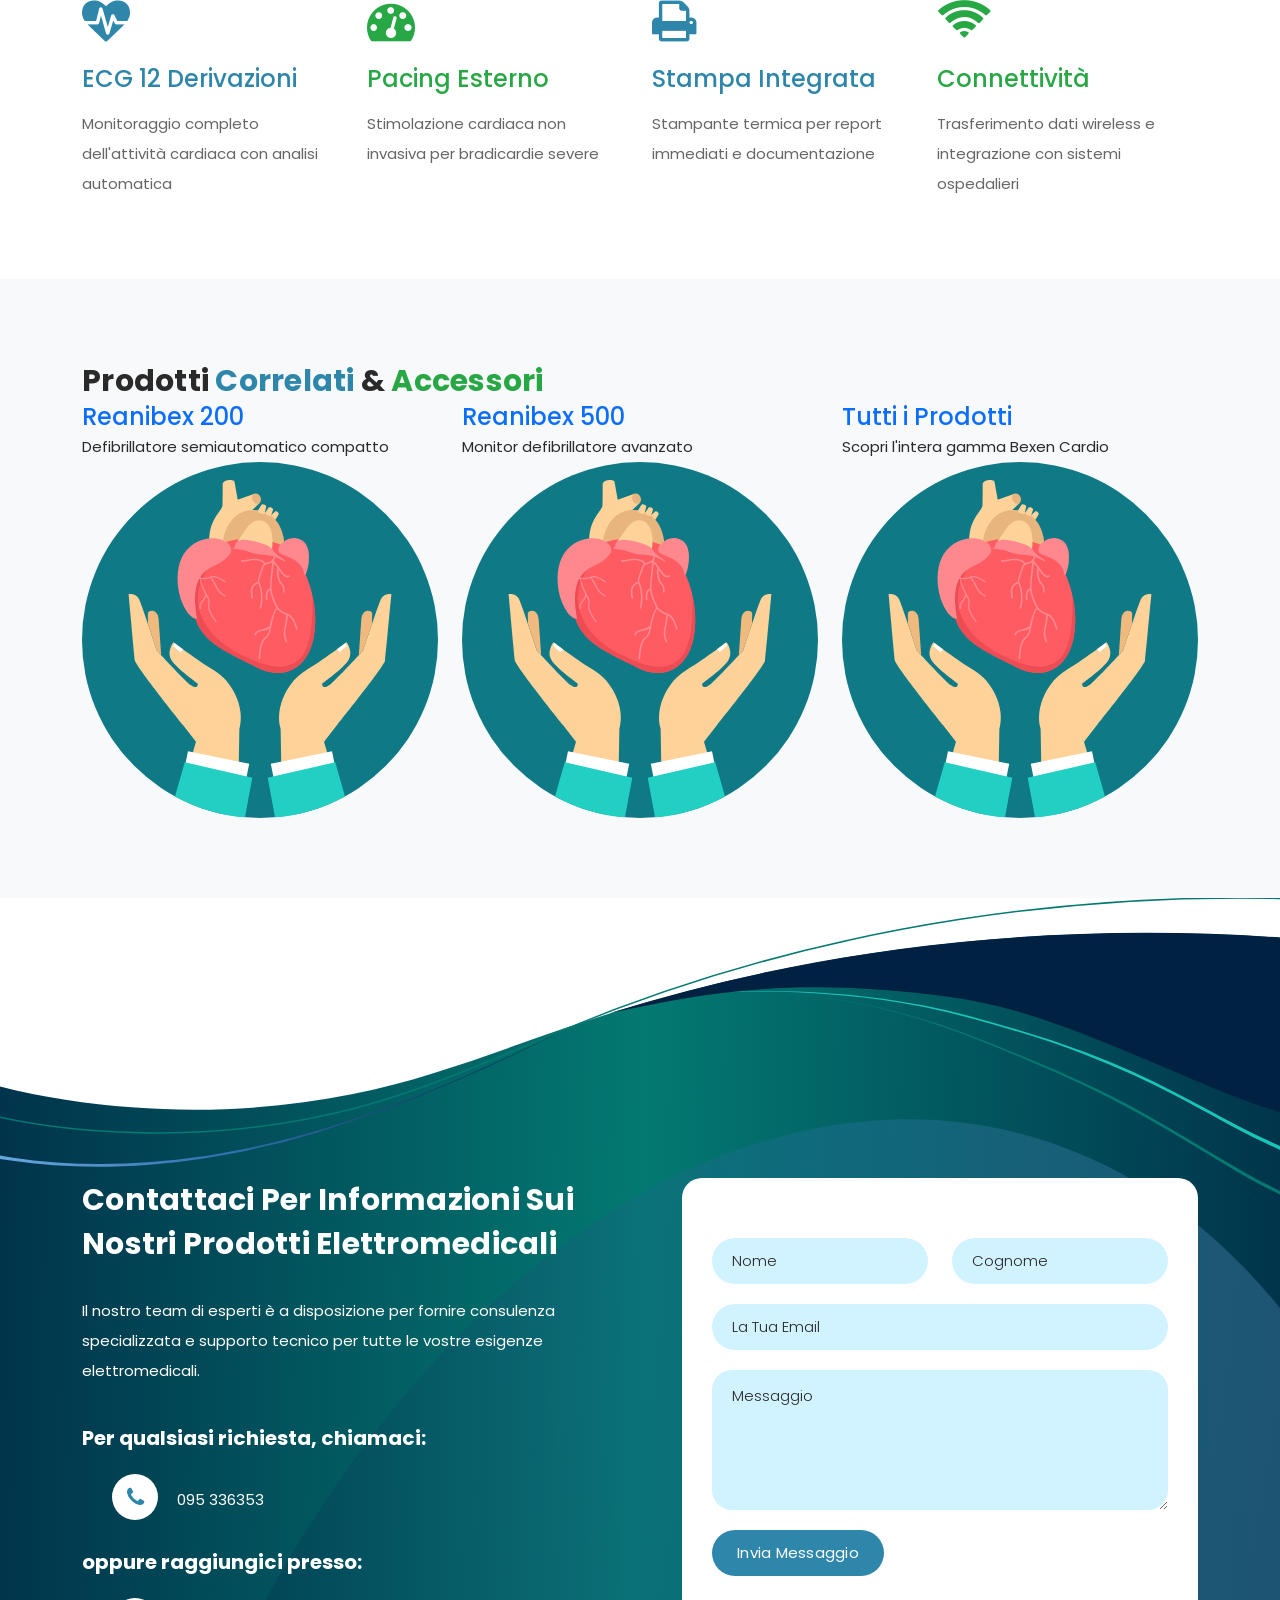
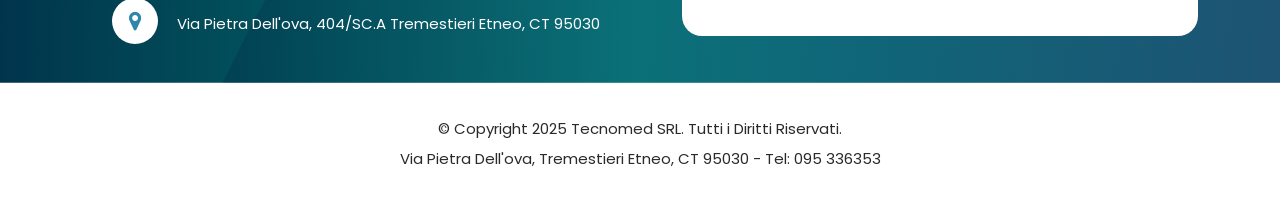
<file: reanibex-300.html>
<!DOCTYPE html>
<html lang="it">

<head>
    <meta charset="UTF-8">
    <meta name="viewport" content="width=device-width, initial-scale=1, shrink-to-fit=no">
    <meta name="description" content="Reanibex 300 - Defibrillatore manuale/automatico con monitor per uso ospedaliero">
    <meta name="author" content="Tecnomed SRL">
    <link rel="preconnect" href="https://fonts.gstatic.com">
    <link href="https://fonts.googleapis.com/css2?family=Poppins:wght@100;200;300;400;500;600;700;800;900&display=swap" rel="stylesheet">

    <title>Reanibex 300 - Defibrillatore Manuale/Automatico | Tecnomed SRL</title>

    <!-- Bootstrap core CSS -->
    <link href="vendor/bootstrap/css/bootstrap.min.css" rel="stylesheet">

    <!-- Additional CSS Files -->
    <link rel="stylesheet" href="assets/css/fontawesome.css">
    <link rel="stylesheet" href="assets/css/templatemo-space-dynamic.css">
    <link rel="stylesheet" href="assets/css/animated.css">
    <link rel="stylesheet" href="assets/css/owl.css">
    <link rel="stylesheet" href="assets/css/tecnomed-colors.css">
</head>

<body>

    <!-- ***** Header Area Start ***** -->
    <header class="header-area header-sticky wow slideInDown" data-wow-duration="0.75s" data-wow-delay="0s">
        <div class="container">
            <div class="row">
                <div class="col-12">
                    <nav class="main-nav">
                        <!-- ***** Logo Start ***** -->
                        <a href="index.html" class="logo">
                            <h4>Tecno<span>med</span></h4>
                        </a>
                        <!-- ***** Logo End ***** -->
                        <!-- ***** Menu Start ***** -->
                        <ul class="nav">
                            <li class="scroll-to-section"><a href="index.html">Home</a></li>
                            <li class="scroll-to-section"><a href="index.html#about">Chi Siamo</a></li>
                            <li class="scroll-to-section"><a href="index.html#services">Servizi</a></li>
                            <li class="scroll-to-section"><a href="bexen-cardio.html" class="active">Prodotti</a></li>
                            <li class="scroll-to-section"><a href="index.html#blog">News</a></li>
                            <li class="scroll-to-section"><a href="index.html#contact">Contattaci</a></li>
                            <li class="scroll-to-section">
                                <div class="main-red-button"><a href="index.html#contact">Contatto Rapido</a></div>
                            </li>
                        </ul>
                        <a class='menu-trigger'>
                            <span>Menu</span>
                        </a>
                        <!-- ***** Menu End ***** -->
                    </nav>
                </div>
            </div>
        </div>
    </header>
    <!-- ***** Header Area End ***** -->

    <!-- ***** Breadcrumb Start ***** -->
    <div class="breadcrumb-section" style="background: #f8f9fa; padding: 20px 0; margin-top: 100px;">
        <div class="container">
            <div class="row">
                <div class="col-lg-12">
                    <nav aria-label="breadcrumb">
                        <ol class="breadcrumb" style="background: none; margin: 0; padding: 0;">
                            <li class="breadcrumb-item"><a href="index.html" style="color: #2E86AB;">Home</a></li>
                            <li class="breadcrumb-item"><a href="bexen-cardio.html" style="color: #2E86AB;">Bexen Cardio</a></li>
                            <li class="breadcrumb-item active" aria-current="page" style="color: #666;">Reanibex 300</li>
                        </ol>
                    </nav>
                </div>
            </div>
        </div>
    </div>
    <!-- ***** Breadcrumb End ***** -->

    <!-- ***** Product Details Start ***** -->
    <div class="product-details section" style="padding-top: 60px;">
        <div class="container">
            <div class="row">
                <div class="col-lg-6">
                    <div class="product-image wow fadeInLeft" data-wow-duration="1s" data-wow-delay="0.2s">
                        <img src="assets/images/cardiology.svg" alt="Reanibex 300" style="width: 100%; border-radius: 10px; box-shadow: 0 10px 30px rgba(0,0,0,0.1);">
                    </div>
                </div>
                <div class="col-lg-6">
                    <div class="product-info wow fadeInRight" data-wow-duration="1s" data-wow-delay="0.2s">
                        <h1 style="color: #2E86AB; margin-bottom: 20px;">Reanibex 300</h1>
                        <h3 style="color: #28A745; margin-bottom: 30px;">Defibrillatore Manuale/Automatico con Monitor</h3>
                        
                        <div class="product-description" style="margin-bottom: 40px;">
                            <p style="font-size: 16px; line-height: 28px; color: #666; margin-bottom: 20px;">
                                Il Reanibex 300 è un defibrillatore/monitor avanzato progettato per l'uso ospedaliero e nelle ambulanze. 
                                Combina la funzionalità di defibrillazione manuale e automatica con un monitor multiparametrico completo.
                            </p>
                            
                            <h4 style="color: #2E86AB; margin-bottom: 15px;">Caratteristiche Principali:</h4>
                            <ul style="color: #666; line-height: 28px;">
                                <li>Defibrillazione bifasica con energia fino a 360J</li>
                                <li>Monitor ECG a 12 derivazioni</li>
                                <li>Modalità manuale e automatica</li>
                                <li>Display TFT a colori da 8.4"</li>
                                <li>Monitoraggio SpO2, NIBP, CO2</li>
                                <li>Pacing esterno non invasivo</li>
                                <li>Registrazione e stampa integrata</li>
                                <li>Batteria ricaricabile a lunga durata</li>
                            </ul>
                        </div>

                        <div class="product-actions">
                            <div class="row">
                                <div class="col-md-6">
                                    <div class="main-blue-button" style="margin-bottom: 15px;">
                                        <a href="#" onclick="downloadManual('reanibex-300-manual.pdf')" style="width: 100%; text-align: center;">
                                            <i class="fa fa-download" style="margin-right: 8px;"></i>Scarica Manuale
                                        </a>
                                    </div>
                                </div>
                                <div class="col-md-6">
                                    <div class="main-red-button" style="margin-bottom: 15px;">
                                        <a href="#" onclick="downloadDatasheet('reanibex-300-datasheet.pdf')" style="width: 100%; text-align: center;">
                                            <i class="fa fa-file-text" style="margin-right: 8px;"></i>Scheda Tecnica
                                        </a>
                                    </div>
                                </div>
                            </div>
                            <div class="contact-button" style="margin-top: 20px;">
                                <a href="index.html#contact" class="main-white-button" style="width: 100%; text-align: center; display: block; padding: 15px; border: 2px solid #2E86AB; color: #2E86AB; text-decoration: none; border-radius: 25px; transition: all 0.3s;">
                                    <i class="fa fa-phone" style="margin-right: 8px;"></i>Richiedi Preventivo
                                </a>
                            </div>
                        </div>
                    </div>
                </div>
            </div>
        </div>
    </div>
    <!-- ***** Product Details End ***** -->

    <!-- ***** Technical Specifications Start ***** -->
    <div class="specifications section" style="background-color: #f8f9fa; padding: 80px 0;">
        <div class="container">
            <div class="row">
                <div class="col-lg-12">
                    <div class="section-heading wow bounceIn" data-wow-duration="1s" data-wow-delay="0.2s">
                        <h2>Specifiche <em>Tecniche</em> &amp; <span>Dettagli</span></h2>
                    </div>
                </div>
            </div>
            <div class="row">
                <div class="col-lg-4">
                    <div class="spec-table wow fadeInLeft" data-wow-duration="1s" data-wow-delay="0.3s">
                        <h4 style="color: #2E86AB; margin-bottom: 20px;">Defibrillazione</h4>
                        <table class="table table-striped" style="background: white; border-radius: 10px; overflow: hidden; box-shadow: 0 5px 15px rgba(0,0,0,0.1);">
                            <tbody>
                                <tr>
                                    <td><strong>Forma d'onda</strong></td>
                                    <td>Bifasica esponenziale</td>
                                </tr>
                                <tr>
                                    <td><strong>Energia</strong></td>
                                    <td>2, 3, 5, 7, 10, 15, 20, 30, 50, 70, 100, 150, 200, 300, 360J</td>
                                </tr>
                                <tr>
                                    <td><strong>Tempo di carica</strong></td>
                                    <td>< 6 secondi a 360J</td>
                                </tr>
                                <tr>
                                    <td><strong>Modalità</strong></td>
                                    <td>Manuale/Automatica</td>
                                </tr>
                            </tbody>
                        </table>
                    </div>
                </div>
                <div class="col-lg-4">
                    <div class="spec-table wow fadeInUp" data-wow-duration="1s" data-wow-delay="0.4s">
                        <h4 style="color: #28A745; margin-bottom: 20px;">Monitor</h4>
                        <table class="table table-striped" style="background: white; border-radius: 10px; overflow: hidden; box-shadow: 0 5px 15px rgba(0,0,0,0.1);">
                            <tbody>
                                <tr>
                                    <td><strong>Display</strong></td>
                                    <td>TFT 8.4" a colori</td>
                                </tr>
                                <tr>
                                    <td><strong>ECG</strong></td>
                                    <td>12 derivazioni</td>
                                </tr>
                                <tr>
                                    <td><strong>SpO2</strong></td>
                                    <td>0-100%</td>
                                </tr>
                                <tr>
                                    <td><strong>NIBP</strong></td>
                                    <td>30-280 mmHg</td>
                                </tr>
                            </tbody>
                        </table>
                    </div>
                </div>
                <div class="col-lg-4">
                    <div class="spec-table wow fadeInRight" data-wow-duration="1s" data-wow-delay="0.5s">
                        <h4 style="color: #2E86AB; margin-bottom: 20px;">Fisiche</h4>
                        <table class="table table-striped" style="background: white; border-radius: 10px; overflow: hidden; box-shadow: 0 5px 15px rgba(0,0,0,0.1);">
                            <tbody>
                                <tr>
                                    <td><strong>Dimensioni</strong></td>
                                    <td>350 x 280 x 180 mm</td>
                                </tr>
                                <tr>
                                    <td><strong>Peso</strong></td>
                                    <td>6.5 kg</td>
                                </tr>
                                <tr>
                                    <td><strong>Protezione</strong></td>
                                    <td>IP44</td>
                                </tr>
                                <tr>
                                    <td><strong>Batteria</strong></td>
                                    <td>Li-ion ricaricabile</td>
                                </tr>
                            </tbody>
                        </table>
                    </div>
                </div>
            </div>
        </div>
    </div>
    <!-- ***** Technical Specifications End ***** -->

    <!-- ***** Features Section Start ***** -->
    <div class="features section" style="padding: 80px 0;">
        <div class="container">
            <div class="row">
                <div class="col-lg-12">
                    <div class="section-heading wow bounceIn" data-wow-duration="1s" data-wow-delay="0.2s">
                        <h2>Funzionalità <em>Avanzate</em> &amp; <span>Vantaggi</span></h2>
                    </div>
                </div>
            </div>
            <div class="row">
                <div class="col-lg-3 col-sm-6">
                    <div class="feature-item wow fadeInUp" data-wow-duration="1s" data-wow-delay="0.3s" style="text-align: center; padding: 30px; background: white; border-radius: 10px; box-shadow: 0 5px 15px rgba(0,0,0,0.1); margin-bottom: 30px;">
                        <div class="icon" style="margin-bottom: 20px;">
                            <i class="fa fa-heartbeat" style="font-size: 48px; color: #2E86AB;"></i>
                        </div>
                        <h4 style="color: #2E86AB; margin-bottom: 15px;">ECG 12 Derivazioni</h4>
                        <p style="color: #666;">Monitoraggio completo dell'attività cardiaca con analisi automatica</p>
                    </div>
                </div>
                <div class="col-lg-3 col-sm-6">
                    <div class="feature-item wow fadeInUp" data-wow-duration="1s" data-wow-delay="0.4s" style="text-align: center; padding: 30px; background: white; border-radius: 10px; box-shadow: 0 5px 15px rgba(0,0,0,0.1); margin-bottom: 30px;">
                        <div class="icon" style="margin-bottom: 20px;">
                            <i class="fa fa-tachometer" style="font-size: 48px; color: #28A745;"></i>
                        </div>
                        <h4 style="color: #28A745; margin-bottom: 15px;">Pacing Esterno</h4>
                        <p style="color: #666;">Stimolazione cardiaca non invasiva per bradicardie severe</p>
                    </div>
                </div>
                <div class="col-lg-3 col-sm-6">
                    <div class="feature-item wow fadeInUp" data-wow-duration="1s" data-wow-delay="0.5s" style="text-align: center; padding: 30px; background: white; border-radius: 10px; box-shadow: 0 5px 15px rgba(0,0,0,0.1); margin-bottom: 30px;">
                        <div class="icon" style="margin-bottom: 20px;">
                            <i class="fa fa-print" style="font-size: 48px; color: #2E86AB;"></i>
                        </div>
                        <h4 style="color: #2E86AB; margin-bottom: 15px;">Stampa Integrata</h4>
                        <p style="color: #666;">Stampante termica per report immediati e documentazione</p>
                    </div>
                </div>
                <div class="col-lg-3 col-sm-6">
                    <div class="feature-item wow fadeInUp" data-wow-duration="1s" data-wow-delay="0.6s" style="text-align: center; padding: 30px; background: white; border-radius: 10px; box-shadow: 0 5px 15px rgba(0,0,0,0.1); margin-bottom: 30px;">
                        <div class="icon" style="margin-bottom: 20px;">
                            <i class="fa fa-wifi" style="font-size: 48px; color: #28A745;"></i>
                        </div>
                        <h4 style="color: #28A745; margin-bottom: 15px;">Connettività</h4>
                        <p style="color: #666;">Trasferimento dati wireless e integrazione con sistemi ospedalieri</p>
                    </div>
                </div>
            </div>
        </div>
    </div>
    <!-- ***** Features Section End ***** -->

    <!-- ***** Related Products Start ***** -->
    <div class="related-products section" style="background-color: #f8f9fa; padding: 80px 0;">
        <div class="container">
            <div class="row">
                <div class="col-lg-12">
                    <div class="section-heading wow bounceIn" data-wow-duration="1s" data-wow-delay="0.2s">
                        <h2>Prodotti <em>Correlati</em> &amp; <span>Accessori</span></h2>
                    </div>
                </div>
            </div>
            <div class="row">
                <div class="col-lg-4 col-sm-6">
                    <a href="reanibex-200.html">
                        <div class="item wow bounceInUp" data-wow-duration="1s" data-wow-delay="0.3s">
                            <div class="hidden-content">
                                <h4>Reanibex 200</h4>
                                <p>Defibrillatore semiautomatico compatto</p>
                            </div>
                            <div class="showed-content">
                                <img src="assets/images/cardiology.svg" alt="Reanibex 200">
                            </div>
                        </div>
                    </a>
                </div>
                <div class="col-lg-4 col-sm-6">
                    <a href="reanibex-500.html">
                        <div class="item wow bounceInUp" data-wow-duration="1s" data-wow-delay="0.4s">
                            <div class="hidden-content">
                                <h4>Reanibex 500</h4>
                                <p>Monitor defibrillatore avanzato</p>
                            </div>
                            <div class="showed-content">
                                <img src="assets/images/cardiology.svg" alt="Reanibex 500">
                            </div>
                        </div>
                    </a>
                </div>
                <div class="col-lg-4 col-sm-6">
                    <a href="bexen-cardio.html">
                        <div class="item wow bounceInUp" data-wow-duration="1s" data-wow-delay="0.5s">
                            <div class="hidden-content">
                                <h4>Tutti i Prodotti</h4>
                                <p>Scopri l'intera gamma Bexen Cardio</p>
                            </div>
                            <div class="showed-content">
                                <img src="assets/images/cardiology.svg" alt="Bexen Cardio">
                            </div>
                        </div>
                    </a>
                </div>
            </div>
        </div>
    </div>
    <!-- ***** Related Products End ***** -->

    <div id="contact" class="contact-us section">
    <div class="container">
      <div class="row">
        <div class="col-lg-6 align-self-center wow fadeInLeft" data-wow-duration="0.5s" data-wow-delay="0.25s">
          <div class="section-heading">
            <h2>Contattaci per Informazioni sui Nostri Prodotti Elettromedicali</h2>
            <p>Il nostro team di esperti è a disposizione per fornire consulenza specializzata e supporto tecnico per tutte le vostre esigenze elettromedicali.</p>
            <div class="phone-info">
              <h4>Per qualsiasi richiesta, chiamaci: <br><br><span><i class="fa fa-phone"></i> <a href="tel:095336353">095 336353</a></span></h4>
              <h4>oppure raggiungici presso: <br><br><span><i class="fa fa-map-marker"></i><a href="https://www.google.com/maps/place/Tecnomed+Srl/@37.54578,15.09287,17z/data=!3m1!4b1!4m6!3m5!1s0x1313fcf12cef468d:0xdb8fd78b80c1c913!8m2!3d37.54578!4d15.09287!16s%2Fg%2F1td9mrt1?entry=ttu&g_ep=EgoyMDI2MDEyNi4wIKXMDSoASAFQAw%3D%3D"> Via Pietra Dell'ova, 404/SC.A Tremestieri Etneo, CT 95030</a></span></h4>
            </div>
          </div>
        </div>
        <div class="col-lg-6 wow fadeInRight" data-wow-duration="0.5s" data-wow-delay="0.25s">
          <form id="contact" action="" method="post">
            <div class="row">
              <div class="col-lg-6">
                <fieldset>
                  <input type="name" name="name" id="name" placeholder="Nome" autocomplete="on" required>
                </fieldset>
              </div>
              <div class="col-lg-6">
                <fieldset>
                  <input type="surname" name="surname" id="surname" placeholder="Cognome" autocomplete="on" required>
                </fieldset>
              </div>
              <div class="col-lg-12">
                <fieldset>
                  <input type="text" name="email" id="email" pattern="[^ @]*@[^ @]*" placeholder="La Tua Email" required="">
                </fieldset>
              </div>
              <div class="col-lg-12">
                <fieldset>
                  <textarea name="message" type="text" class="form-control" id="message" placeholder="Messaggio" required=""></textarea>  
                </fieldset>
              </div>
              <div class="col-lg-12">
                <fieldset>
                  <button type="submit" id="form-submit" class="main-button ">Invia Messaggio</button>
                </fieldset>
              </div>
            </div>
            <div class="contact-dec">
              <img src="assets/images/contact-decoration.png" alt="">
            </div>
          </form>
        </div>
      </div>
    </div>
  </div>

    <!-- ***** Footer Start ***** -->
    <footer>
        <div class="container">
            <div class="row">
                <div class="col-lg-12 wow fadeIn" data-wow-duration="1s" data-wow-delay="0.25s">
                    <p>© Copyright 2025 Tecnomed SRL. Tutti i Diritti Riservati.

                        <br>Via Pietra Dell'ova, Tremestieri Etneo, CT 95030 - Tel: 095 336353</p>
                </div>
            </div>
        </div>
    </footer>
    <!-- ***** Footer End ***** -->

    <!-- Scripts -->
    <script src="vendor/jquery/jquery.min.js"></script>
    <script src="vendor/bootstrap/js/bootstrap.bundle.min.js"></script>
    <script src="assets/js/owl-carousel.js"></script>
    <script src="assets/js/animation.js"></script>
    <script src="assets/js/imagesloaded.js"></script>
    <script src="assets/js/templatemo-custom.js"></script>

    <script>
        function downloadManual(filename) {
            alert('Download del manuale: ' + filename + '\n\nIn un sito reale, questo scaricherebbe il file PDF del manuale.');
        }

        function downloadDatasheet(filename) {
            alert('Download della scheda tecnica: ' + filename + '\n\nIn un sito reale, questo scaricherebbe il file PDF della scheda tecnica.');
        }

        // Hover effect per il pulsante preventivo
        document.addEventListener('DOMContentLoaded', function() {
            const contactButton = document.querySelector('.contact-button a');
            if (contactButton) {
                contactButton.addEventListener('mouseenter', function() {
                    this.style.backgroundColor = '#2E86AB';
                    this.style.color = 'white';
                });
                contactButton.addEventListener('mouseleave', function() {
                    this.style.backgroundColor = 'transparent';
                    this.style.color = '#2E86AB';
                });
            }
        });
    </script>

</body>

</html>
</file>
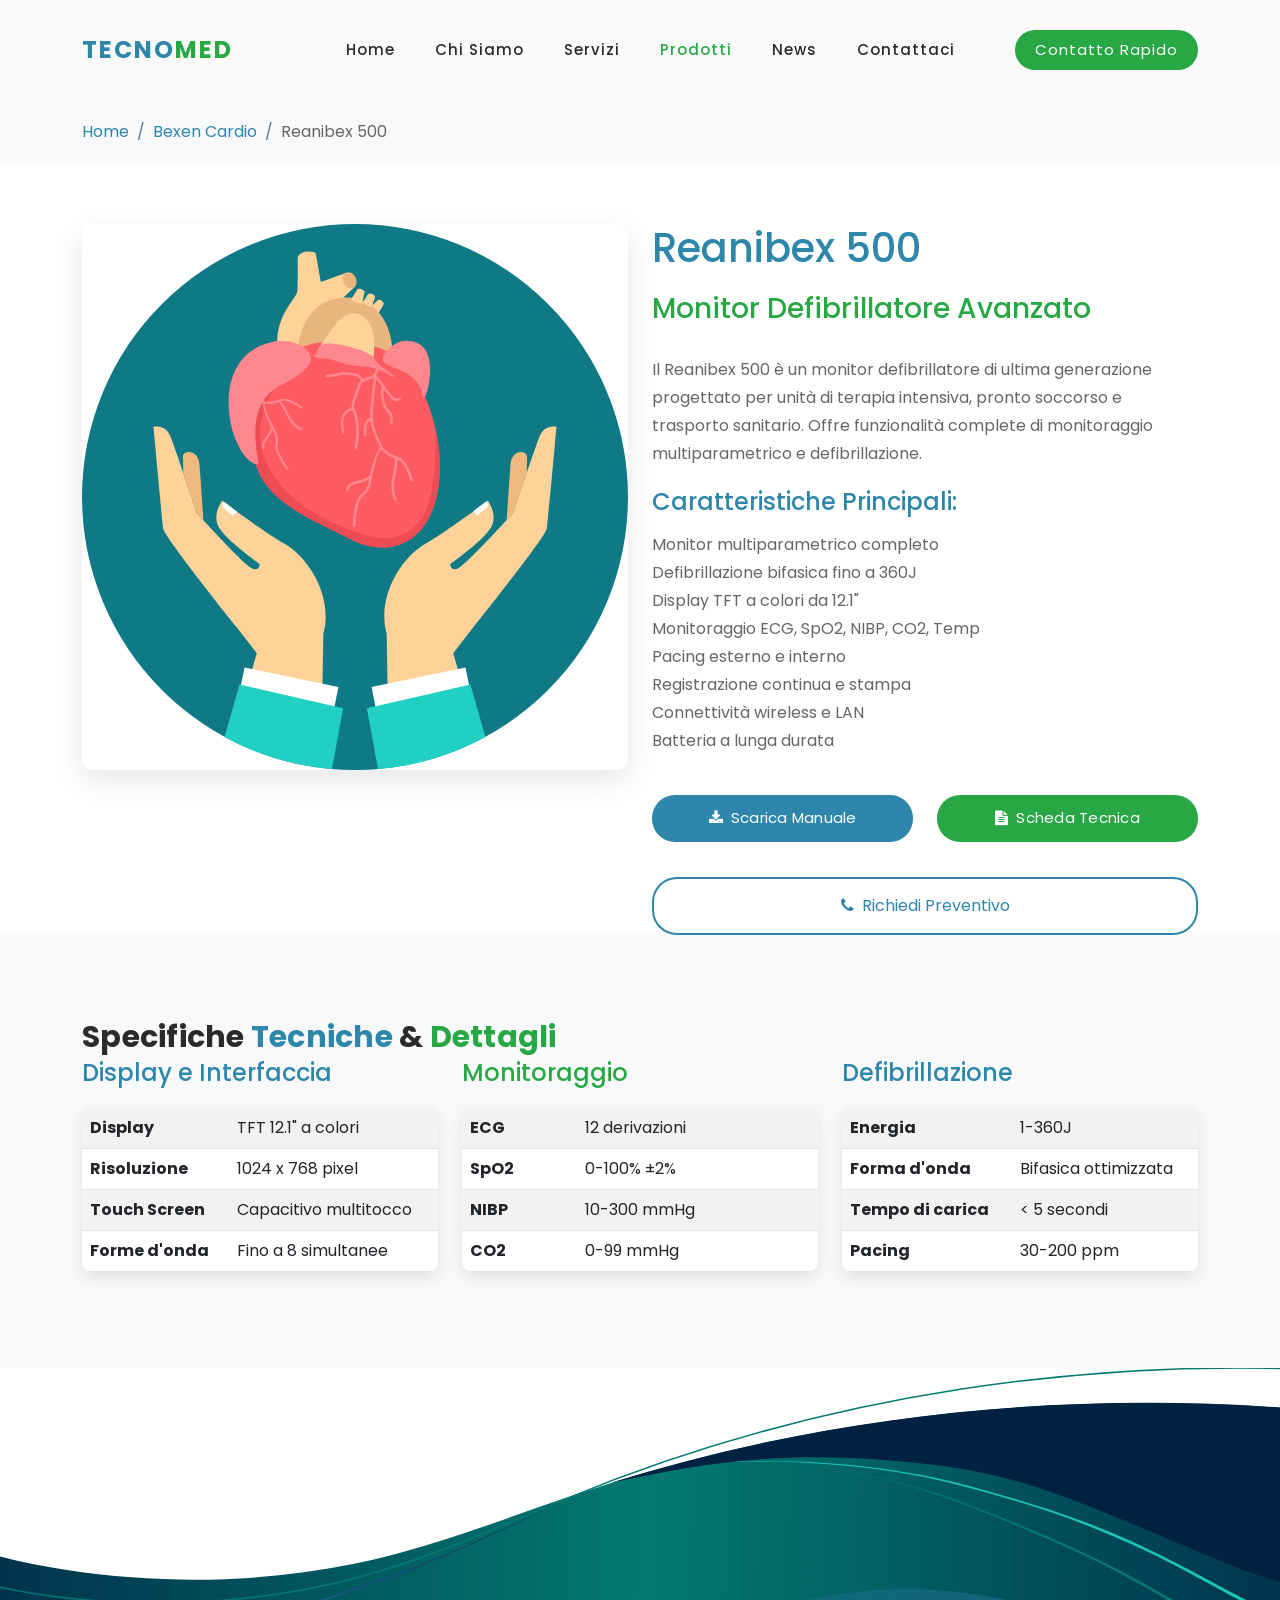
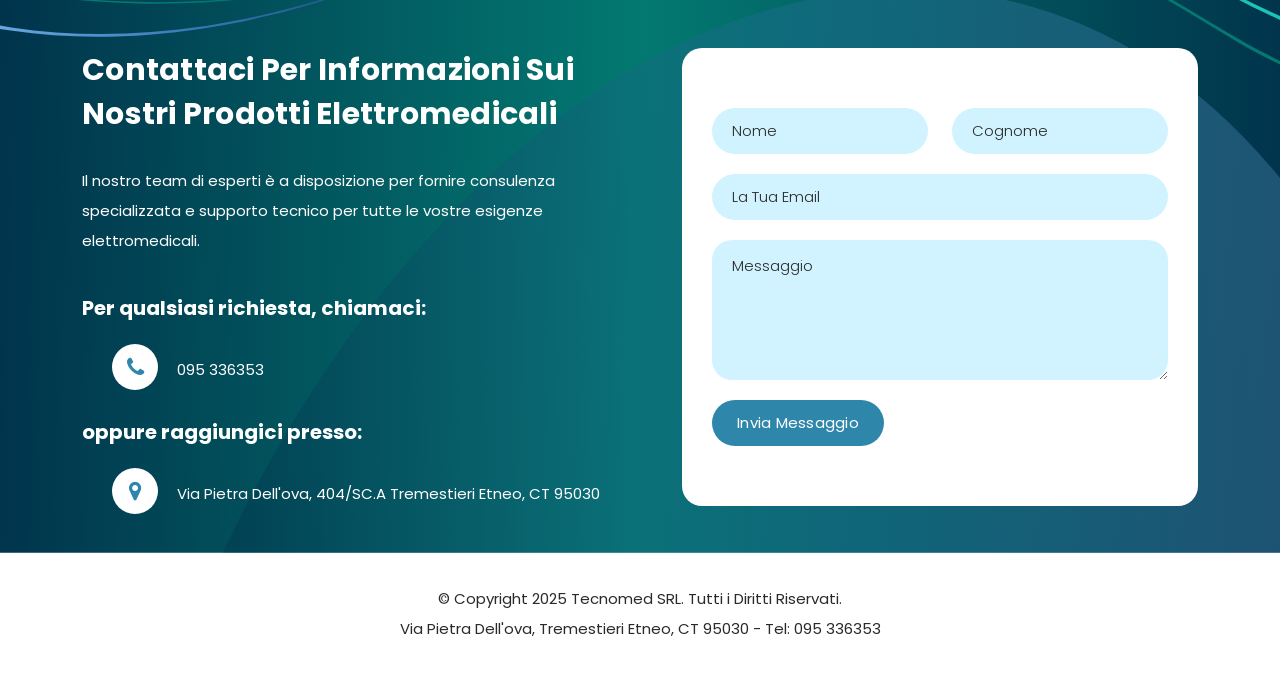
<file: reanibex-500.html>
<!DOCTYPE html>
<html lang="it">

<head>
    <meta charset="UTF-8">
    <meta name="viewport" content="width=device-width, initial-scale=1, shrink-to-fit=no">
    <meta name="description" content="Reanibex 500 - Monitor defibrillatore avanzato con funzioni complete">
    <meta name="author" content="Tecnomed SRL">
    <link rel="preconnect" href="https://fonts.gstatic.com">
    <link href="https://fonts.googleapis.com/css2?family=Poppins:wght@100;200;300;400;500;600;700;800;900&display=swap" rel="stylesheet">

    <title>Reanibex 500 - Monitor Defibrillatore Avanzato | Tecnomed SRL</title>

    <!-- Bootstrap core CSS -->
    <link href="vendor/bootstrap/css/bootstrap.min.css" rel="stylesheet">

    <!-- Additional CSS Files -->
    <link rel="stylesheet" href="assets/css/fontawesome.css">
    <link rel="stylesheet" href="assets/css/templatemo-space-dynamic.css">
    <link rel="stylesheet" href="assets/css/animated.css">
    <link rel="stylesheet" href="assets/css/owl.css">
    <link rel="stylesheet" href="assets/css/tecnomed-colors.css">
</head>

<body>

    <!-- ***** Header Area Start ***** -->
    <header class="header-area header-sticky wow slideInDown" data-wow-duration="0.75s" data-wow-delay="0s">
        <div class="container">
            <div class="row">
                <div class="col-12">
                    <nav class="main-nav">
                        <!-- ***** Logo Start ***** -->
                        <a href="index.html" class="logo">
                            <h4>Tecno<span>med</span></h4>
                        </a>
                        <!-- ***** Logo End ***** -->
                        <!-- ***** Menu Start ***** -->
                        <ul class="nav">
                            <li class="scroll-to-section"><a href="index.html">Home</a></li>
                            <li class="scroll-to-section"><a href="index.html#about">Chi Siamo</a></li>
                            <li class="scroll-to-section"><a href="index.html#services">Servizi</a></li>
                            <li class="scroll-to-section"><a href="bexen-cardio.html" class="active">Prodotti</a></li>
                            <li class="scroll-to-section"><a href="index.html#blog">News</a></li>
                            <li class="scroll-to-section"><a href="index.html#contact">Contattaci</a></li>
                            <li class="scroll-to-section">
                                <div class="main-red-button"><a href="index.html#contact">Contatto Rapido</a></div>
                            </li>
                        </ul>
                        <a class='menu-trigger'>
                            <span>Menu</span>
                        </a>
                        <!-- ***** Menu End ***** -->
                    </nav>
                </div>
            </div>
        </div>
    </header>
    <!-- ***** Header Area End ***** -->

    <!-- ***** Breadcrumb Start ***** -->
    <div class="breadcrumb-section" style="background: #f8f9fa; padding: 20px 0; margin-top: 100px;">
        <div class="container">
            <div class="row">
                <div class="col-lg-12">
                    <nav aria-label="breadcrumb">
                        <ol class="breadcrumb" style="background: none; margin: 0; padding: 0;">
                            <li class="breadcrumb-item"><a href="index.html" style="color: #2E86AB;">Home</a></li>
                            <li class="breadcrumb-item"><a href="bexen-cardio.html" style="color: #2E86AB;">Bexen Cardio</a></li>
                            <li class="breadcrumb-item active" aria-current="page" style="color: #666;">Reanibex 500</li>
                        </ol>
                    </nav>
                </div>
            </div>
        </div>
    </div>
    <!-- ***** Breadcrumb End ***** -->

    <!-- ***** Product Details Start ***** -->
    <div class="product-details section" style="padding-top: 60px;">
        <div class="container">
            <div class="row">
                <div class="col-lg-6">
                    <div class="product-image wow fadeInLeft" data-wow-duration="1s" data-wow-delay="0.2s">
                        <img src="assets/images/cardiology.svg" alt="Reanibex 500" style="width: 100%; border-radius: 10px; box-shadow: 0 10px 30px rgba(0,0,0,0.1);">
                    </div>
                </div>
                <div class="col-lg-6">
                    <div class="product-info wow fadeInRight" data-wow-duration="1s" data-wow-delay="0.2s">
                        <h1 style="color: #2E86AB; margin-bottom: 20px;">Reanibex 500</h1>
                        <h3 style="color: #28A745; margin-bottom: 30px;">Monitor Defibrillatore Avanzato</h3>
                        
                        <div class="product-description" style="margin-bottom: 40px;">
                            <p style="font-size: 16px; line-height: 28px; color: #666; margin-bottom: 20px;">
                                Il Reanibex 500 è un monitor defibrillatore di ultima generazione progettato per unità di terapia intensiva, 
                                pronto soccorso e trasporto sanitario. Offre funzionalità complete di monitoraggio multiparametrico e defibrillazione.
                            </p>
                            
                            <h4 style="color: #2E86AB; margin-bottom: 15px;">Caratteristiche Principali:</h4>
                            <ul style="color: #666; line-height: 28px;">
                                <li>Monitor multiparametrico completo</li>
                                <li>Defibrillazione bifasica fino a 360J</li>
                                <li>Display TFT a colori da 12.1"</li>
                                <li>Monitoraggio ECG, SpO2, NIBP, CO2, Temp</li>
                                <li>Pacing esterno e interno</li>
                                <li>Registrazione continua e stampa</li>
                                <li>Connettività wireless e LAN</li>
                                <li>Batteria a lunga durata</li>
                            </ul>
                        </div>

                        <div class="product-actions">
                            <div class="row">
                                <div class="col-md-6">
                                    <div class="main-blue-button" style="margin-bottom: 15px;">
                                        <a href="#" onclick="downloadManual('reanibex-500-manual.pdf')" style="width: 100%; text-align: center;">
                                            <i class="fa fa-download" style="margin-right: 8px;"></i>Scarica Manuale
                                        </a>
                                    </div>
                                </div>
                                <div class="col-md-6">
                                    <div class="main-red-button" style="margin-bottom: 15px;">
                                        <a href="#" onclick="downloadDatasheet('reanibex-500-datasheet.pdf')" style="width: 100%; text-align: center;">
                                            <i class="fa fa-file-text" style="margin-right: 8px;"></i>Scheda Tecnica
                                        </a>
                                    </div>
                                </div>
                            </div>
                            <div class="contact-button" style="margin-top: 20px;">
                                <a href="index.html#contact" class="main-white-button" style="width: 100%; text-align: center; display: block; padding: 15px; border: 2px solid #2E86AB; color: #2E86AB; text-decoration: none; border-radius: 25px; transition: all 0.3s;">
                                    <i class="fa fa-phone" style="margin-right: 8px;"></i>Richiedi Preventivo
                                </a>
                            </div>
                        </div>
                    </div>
                </div>
            </div>
        </div>
    </div>
    <!-- ***** Product Details End ***** -->

    <!-- ***** Technical Specifications Start ***** -->
    <div class="specifications section" style="background-color: #f8f9fa; padding: 80px 0;">
        <div class="container">
            <div class="row">
                <div class="col-lg-12">
                    <div class="section-heading wow bounceIn" data-wow-duration="1s" data-wow-delay="0.2s">
                        <h2>Specifiche <em>Tecniche</em> &amp; <span>Dettagli</span></h2>
                    </div>
                </div>
            </div>
            <div class="row">
                <div class="col-lg-4">
                    <div class="spec-table wow fadeInLeft" data-wow-duration="1s" data-wow-delay="0.3s">
                        <h4 style="color: #2E86AB; margin-bottom: 20px;">Display e Interfaccia</h4>
                        <table class="table table-striped" style="background: white; border-radius: 10px; overflow: hidden; box-shadow: 0 5px 15px rgba(0,0,0,0.1);">
                            <tbody>
                                <tr>
                                    <td><strong>Display</strong></td>
                                    <td>TFT 12.1" a colori</td>
                                </tr>
                                <tr>
                                    <td><strong>Risoluzione</strong></td>
                                    <td>1024 x 768 pixel</td>
                                </tr>
                                <tr>
                                    <td><strong>Touch Screen</strong></td>
                                    <td>Capacitivo multitocco</td>
                                </tr>
                                <tr>
                                    <td><strong>Forme d'onda</strong></td>
                                    <td>Fino a 8 simultanee</td>
                                </tr>
                            </tbody>
                        </table>
                    </div>
                </div>
                <div class="col-lg-4">
                    <div class="spec-table wow fadeInUp" data-wow-duration="1s" data-wow-delay="0.4s">
                        <h4 style="color: #28A745; margin-bottom: 20px;">Monitoraggio</h4>
                        <table class="table table-striped" style="background: white; border-radius: 10px; overflow: hidden; box-shadow: 0 5px 15px rgba(0,0,0,0.1);">
                            <tbody>
                                <tr>
                                    <td><strong>ECG</strong></td>
                                    <td>12 derivazioni</td>
                                </tr>
                                <tr>
                                    <td><strong>SpO2</strong></td>
                                    <td>0-100% ±2%</td>
                                </tr>
                                <tr>
                                    <td><strong>NIBP</strong></td>
                                    <td>10-300 mmHg</td>
                                </tr>
                                <tr>
                                    <td><strong>CO2</strong></td>
                                    <td>0-99 mmHg</td>
                                </tr>
                            </tbody>
                        </table>
                    </div>
                </div>
                <div class="col-lg-4">
                    <div class="spec-table wow fadeInRight" data-wow-duration="1s" data-wow-delay="0.5s">
                        <h4 style="color: #2E86AB; margin-bottom: 20px;">Defibrillazione</h4>
                        <table class="table table-striped" style="background: white; border-radius: 10px; overflow: hidden; box-shadow: 0 5px 15px rgba(0,0,0,0.1);">
                            <tbody>
                                <tr>
                                    <td><strong>Energia</strong></td>
                                    <td>1-360J</td>
                                </tr>
                                <tr>
                                    <td><strong>Forma d'onda</strong></td>
                                    <td>Bifasica ottimizzata</td>
                                </tr>
                                <tr>
                                    <td><strong>Tempo di carica</strong></td>
                                    <td>< 5 secondi</td>
                                </tr>
                                <tr>
                                    <td><strong>Pacing</strong></td>
                                    <td>30-200 ppm</td>
                                </tr>
                            </tbody>
                        </table>
                    </div>
                </div>
            </div>
        </div>
    </div>
    <!-- ***** Technical Specifications End ***** -->

    <div id="contact" class="contact-us section">
    <div class="container">
      <div class="row">
        <div class="col-lg-6 align-self-center wow fadeInLeft" data-wow-duration="0.5s" data-wow-delay="0.25s">
          <div class="section-heading">
            <h2>Contattaci per Informazioni sui Nostri Prodotti Elettromedicali</h2>
            <p>Il nostro team di esperti è a disposizione per fornire consulenza specializzata e supporto tecnico per tutte le vostre esigenze elettromedicali.</p>
            <div class="phone-info">
              <h4>Per qualsiasi richiesta, chiamaci: <br><br><span><i class="fa fa-phone"></i> <a href="tel:095336353">095 336353</a></span></h4>
              <h4>oppure raggiungici presso: <br><br><span><i class="fa fa-map-marker"></i><a href="https://www.google.com/maps/place/Tecnomed+Srl/@37.54578,15.09287,17z/data=!3m1!4b1!4m6!3m5!1s0x1313fcf12cef468d:0xdb8fd78b80c1c913!8m2!3d37.54578!4d15.09287!16s%2Fg%2F1td9mrt1?entry=ttu&g_ep=EgoyMDI2MDEyNi4wIKXMDSoASAFQAw%3D%3D"> Via Pietra Dell'ova, 404/SC.A Tremestieri Etneo, CT 95030</a></span></h4>
            </div>
          </div>
        </div>
        <div class="col-lg-6 wow fadeInRight" data-wow-duration="0.5s" data-wow-delay="0.25s">
          <form id="contact" action="" method="post">
            <div class="row">
              <div class="col-lg-6">
                <fieldset>
                  <input type="name" name="name" id="name" placeholder="Nome" autocomplete="on" required>
                </fieldset>
              </div>
              <div class="col-lg-6">
                <fieldset>
                  <input type="surname" name="surname" id="surname" placeholder="Cognome" autocomplete="on" required>
                </fieldset>
              </div>
              <div class="col-lg-12">
                <fieldset>
                  <input type="text" name="email" id="email" pattern="[^ @]*@[^ @]*" placeholder="La Tua Email" required="">
                </fieldset>
              </div>
              <div class="col-lg-12">
                <fieldset>
                  <textarea name="message" type="text" class="form-control" id="message" placeholder="Messaggio" required=""></textarea>  
                </fieldset>
              </div>
              <div class="col-lg-12">
                <fieldset>
                  <button type="submit" id="form-submit" class="main-button ">Invia Messaggio</button>
                </fieldset>
              </div>
            </div>
            <div class="contact-dec">
              <img src="assets/images/contact-decoration.png" alt="">
            </div>
          </form>
        </div>
      </div>
    </div>
  </div>

    <!-- ***** Footer Start ***** -->
    <footer>
        <div class="container">
            <div class="row">
                <div class="col-lg-12 wow fadeIn" data-wow-duration="1s" data-wow-delay="0.25s">
                    <p>© Copyright 2025 Tecnomed SRL. Tutti i Diritti Riservati.

                        <br>Via Pietra Dell'ova, Tremestieri Etneo, CT 95030 - Tel: 095 336353</p>
                </div>
            </div>
        </div>
    </footer>
    <!-- ***** Footer End ***** -->

    <!-- Scripts -->
    <script src="vendor/jquery/jquery.min.js"></script>
    <script src="vendor/bootstrap/js/bootstrap.bundle.min.js"></script>
    <script src="assets/js/owl-carousel.js"></script>
    <script src="assets/js/animation.js"></script>
    <script src="assets/js/imagesloaded.js"></script>
    <script src="assets/js/templatemo-custom.js"></script>

    <script>
        function downloadManual(filename) {
            alert('Download del manuale: ' + filename + '\n\nIn un sito reale, questo scaricherebbe il file PDF del manuale.');
        }

        function downloadDatasheet(filename) {
            alert('Download della scheda tecnica: ' + filename + '\n\nIn un sito reale, questo scaricherebbe il file PDF della scheda tecnica.');
        }

        // Hover effect per il pulsante preventivo
        document.addEventListener('DOMContentLoaded', function() {
            const contactButton = document.querySelector('.contact-button a');
            if (contactButton) {
                contactButton.addEventListener('mouseenter', function() {
                    this.style.backgroundColor = '#2E86AB';
                    this.style.color = 'white';
                });
                contactButton.addEventListener('mouseleave', function() {
                    this.style.backgroundColor = 'transparent';
                    this.style.color = '#2E86AB';
                });
            }
        });
    </script>

</body>

</html>
</file>
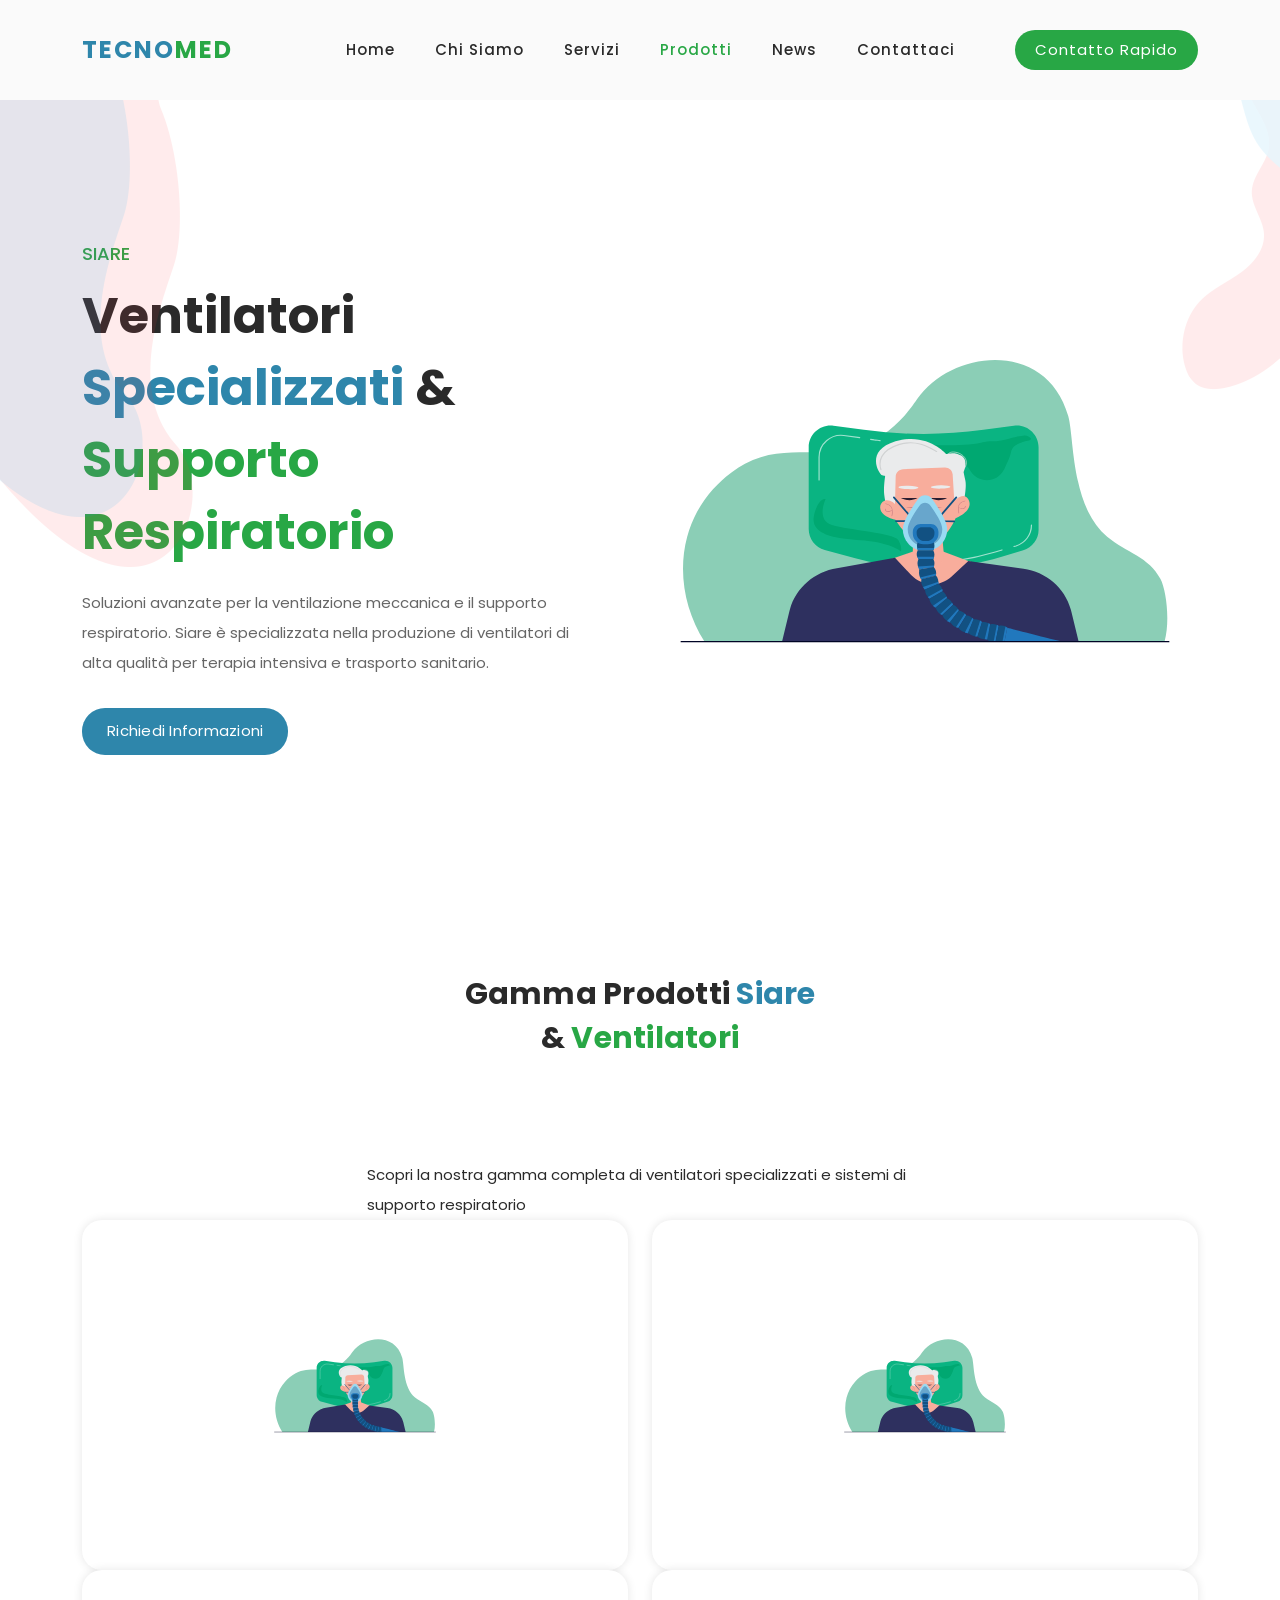
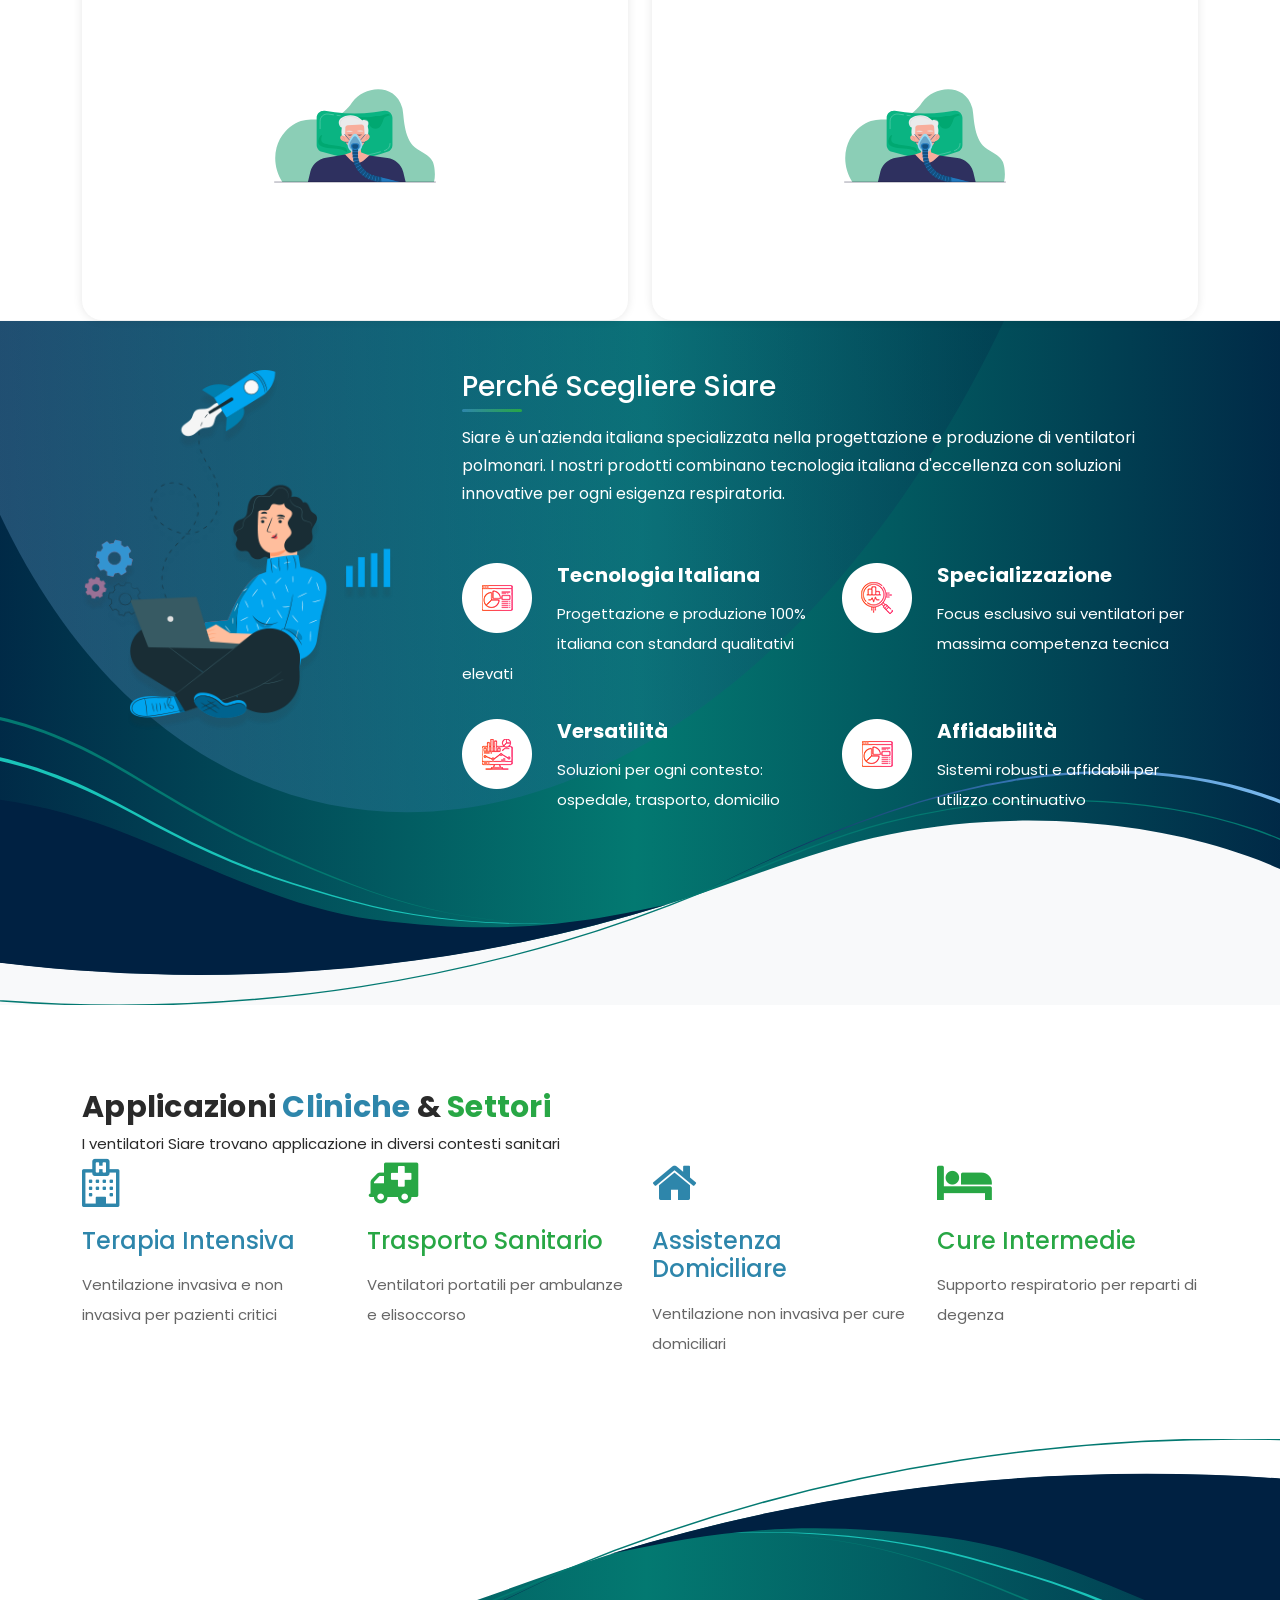
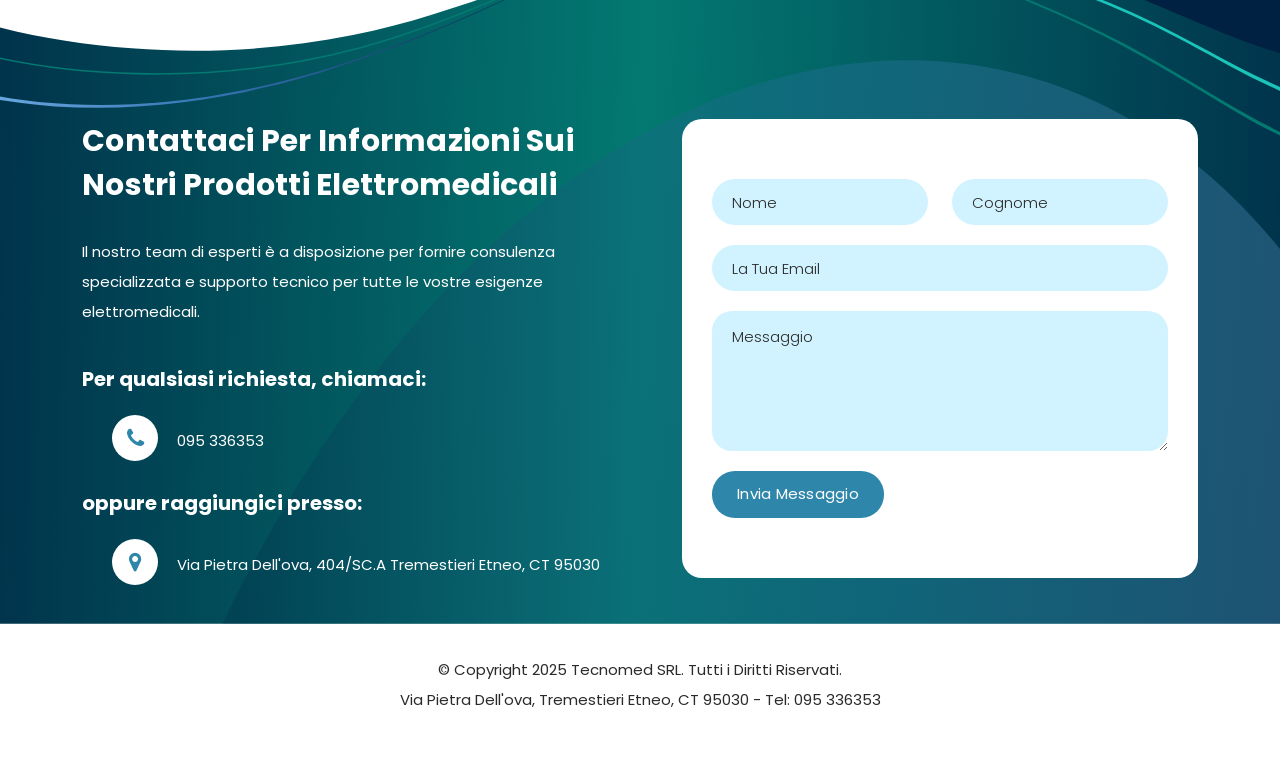
<file: siare.html>
<!DOCTYPE html>
<html lang="it">

<head>
    <meta charset="UTF-8">
    <meta name="viewport" content="width=device-width, initial-scale=1, shrink-to-fit=no">
    <meta name="description" content="Siare - Ventilatori specializzati e sistemi di supporto respiratorio avanzato">
    <meta name="author" content="Tecnomed SRL">
    <link rel="preconnect" href="https://fonts.gstatic.com">
    <link href="https://fonts.googleapis.com/css2?family=Poppins:wght@100;200;300;400;500;600;700;800;900&display=swap" rel="stylesheet">

    <title>Siare - Ventilatori Specializzati | Tecnomed SRL</title>

    <!-- Bootstrap core CSS -->
    <link href="vendor/bootstrap/css/bootstrap.min.css" rel="stylesheet">

    <!-- Additional CSS Files -->
    <link rel="stylesheet" href="assets/css/fontawesome.css">
    <link rel="stylesheet" href="assets/css/templatemo-space-dynamic.css">
    <link rel="stylesheet" href="assets/css/animated.css">
    <link rel="stylesheet" href="assets/css/owl.css">
    <link rel="stylesheet" href="assets/css/tecnomed-colors.css">
</head>

<body>

    <!-- ***** Header Area Start ***** -->
    <header class="header-area header-sticky wow slideInDown" data-wow-duration="0.75s" data-wow-delay="0s">
        <div class="container">
            <div class="row">
                <div class="col-12">
                    <nav class="main-nav">
                        <!-- ***** Logo Start ***** -->
                        <a href="index.html" class="logo">
                            <h4>Tecno<span>med</span></h4>
                        </a>
                        <!-- ***** Logo End ***** -->
                        <!-- ***** Menu Start ***** -->
                        <ul class="nav">
                            <li class="scroll-to-section"><a href="index.html">Home</a></li>
                            <li class="scroll-to-section"><a href="index.html#about">Chi Siamo</a></li>
                            <li class="scroll-to-section"><a href="index.html#services">Servizi</a></li>
                            <li class="scroll-to-section"><a href="index.html#portfolio" class="active">Prodotti</a></li>
                            <li class="scroll-to-section"><a href="index.html#blog">News</a></li>
                            <li class="scroll-to-section"><a href="index.html#contact">Contattaci</a></li>
                            <li class="scroll-to-section">
                                <div class="main-red-button"><a href="index.html#contact">Contatto Rapido</a></div>
                            </li>
                        </ul>
                        <a class='menu-trigger'>
                            <span>Menu</span>
                        </a>
                        <!-- ***** Menu End ***** -->
                    </nav>
                </div>
            </div>
        </div>
    </header>
    <!-- ***** Header Area End ***** -->

    <!-- ***** Main Banner Area Start ***** -->
    <div class="main-banner wow fadeIn" style="background: #f8f9fa; padding: 120px 0 80px 0;">
        <div class="container">
            <div class="row">
                <div class="col-lg-12">
                    <div class="row">
                        <div class="col-lg-6 align-self-center">
                            <div class="left-content header-text wow fadeInLeft" data-wow-duration="1s" data-wow-delay="1s">
                                <h6 style="color: #2E86AB;">Siare</h6>
                                <h2 style="color: #2a2a2a;">Ventilatori <em style="color: #2E86AB;">Specializzati</em> &amp; <span style="color: #28A745;">Supporto Respiratorio</span></h2>
                                <p style="color: #666;">Soluzioni avanzate per la ventilazione meccanica e il supporto respiratorio. Siare è specializzata nella produzione di ventilatori di alta qualità per terapia intensiva e trasporto sanitario.</p>
                                <div class="main-blue-button" style="margin-top: 30px;">
                                    <a href="index.html#contact">Richiedi Informazioni</a>
                                </div>
                            </div>
                        </div>
                        <div class="col-lg-6">
                            <div class="right-image wow fadeInRight" data-wow-duration="1s" data-wow-delay="0.5s">
                                <img src="assets/images/patient-on-ventilator.svg" alt="Siare">
                            </div>
                        </div>
                    </div>
                </div>
            </div>
        </div>
    </div>
    <!-- ***** Main Banner Area End ***** -->

    <!-- ***** Products Categories Start ***** -->
    <div id="products" class="our-portfolio section" style="padding-top: 80px;">
        <div class="container">
            <div class="row">
                <div class="col-lg-6 offset-lg-3">
                    <div class="section-heading wow bounceIn" data-wow-duration="1s" data-wow-delay="0.2s">
                        <h2>Gamma Prodotti <em>Siare</em> &amp; <span>Ventilatori</span></h2>
                        <p>Scopri la nostra gamma completa di ventilatori specializzati e sistemi di supporto respiratorio</p>
                    </div>
                </div>
            </div>
            <div class="row">
                <div class="col-lg-6 col-sm-6">
                    <a href="siare-falco-202.html">
                        <div class="item wow bounceInUp" data-wow-duration="1s" data-wow-delay="0.3s">
                            <div class="hidden-content">
                                <h4>Falco 202</h4>
                                <p>Ventilatore portatile per trasporto e emergenze con tecnologia avanzata.</p>
                            </div>
                            <div class="showed-content">
                                <img src="assets/images/patient-on-ventilator.svg" alt="Falco 202">
                            </div>
                        </div>
                    </a>
                </div>
                <div class="col-lg-6 col-sm-6">
                    <a href="siare-siaretron-4000.html">
                        <div class="item wow bounceInUp" data-wow-duration="1s" data-wow-delay="0.4s">
                            <div class="hidden-content">
                                <h4>Siaretron 4000</h4>
                                <p>Sistema di ventilazione avanzato per terapia intensiva e cure critiche.</p>
                            </div>
                            <div class="showed-content">
                                <img src="assets/images/patient-on-ventilator.svg" alt="Siaretron 4000">
                            </div>
                        </div>
                    </a>
                </div>
                <div class="col-lg-6 col-sm-6">
                    <a href="siare-sirio-s2t.html">
                        <div class="item wow bounceInUp" data-wow-duration="1s" data-wow-delay="0.5s">
                            <div class="hidden-content">
                                <h4>Sirio S2T</h4>
                                <p>Ventilatore compatto per trasporto sanitario e cure intermedie.</p>
                            </div>
                            <div class="showed-content">
                                <img src="assets/images/patient-on-ventilator.svg" alt="Sirio S2T">
                            </div>
                        </div>
                    </a>
                </div>
                <div class="col-lg-6 col-sm-6">
                    <a href="siare-morpheus-nd.html">
                        <div class="item wow bounceInUp" data-wow-duration="1s" data-wow-delay="0.6s">
                            <div class="hidden-content">
                                <h4>Morpheus ND</h4>
                                <p>Sistema di ventilazione non invasiva per supporto respiratorio domiciliare.</p>
                            </div>
                            <div class="showed-content">
                                <img src="assets/images/patient-on-ventilator.svg" alt="Morpheus ND">
                            </div>
                        </div>
                    </a>
                </div>
            </div>
        </div>
    </div>
    <!-- ***** Products Categories End ***** -->

    <!-- ***** Features Section Start ***** -->
    <div class="about-us section" style="background-color: #f8f9fa;">
        <div class="container">
            <div class="row">
                <div class="col-lg-4">
                    <div class="left-image wow fadeIn" data-wow-duration="1s" data-wow-delay="0.2s">
                        <img src="assets/images/about-left-image.png" alt="Siare Features">
                    </div>
                </div>
                <div class="col-lg-8 align-self-center">
                    <div class="services">
                        <div class="row">
                            <div class="col-lg-12" style="margin-bottom: 30px;">
                                <div class="company-description">
                                    <h3 style="color: #2E86AB; margin-bottom: 20px;">Perché Scegliere Siare</h3>
                                    <p style="font-size: 16px; line-height: 28px; color: #666; margin-bottom: 25px;">
                                        Siare è un'azienda italiana specializzata nella progettazione e produzione di ventilatori polmonari. 
                                        I nostri prodotti combinano tecnologia italiana d'eccellenza con soluzioni innovative per ogni esigenza respiratoria.
                                    </p>
                                </div>
                            </div>
                            <div class="col-lg-6">
                                <div class="item wow fadeIn" data-wow-duration="1s" data-wow-delay="0.5s">
                                    <div class="icon">
                                        <img src="assets/images/service-icon-01.png" alt="Tecnologia">
                                    </div>
                                    <div class="right-text">
                                        <h4>Tecnologia Italiana</h4>
                                        <p>Progettazione e produzione 100% italiana con standard qualitativi elevati</p>
                                    </div>
                                </div>
                            </div>
                            <div class="col-lg-6">
                                <div class="item wow fadeIn" data-wow-duration="1s" data-wow-delay="0.7s">
                                    <div class="icon">
                                        <img src="assets/images/service-icon-02.png" alt="Specializzazione">
                                    </div>
                                    <div class="right-text">
                                        <h4>Specializzazione</h4>
                                        <p>Focus esclusivo sui ventilatori per massima competenza tecnica</p>
                                    </div>
                                </div>
                            </div>
                            <div class="col-lg-6">
                                <div class="item wow fadeIn" data-wow-duration="1s" data-wow-delay="0.9s">
                                    <div class="icon">
                                        <img src="assets/images/service-icon-03.png" alt="Versatilità">
                                    </div>
                                    <div class="right-text">
                                        <h4>Versatilità</h4>
                                        <p>Soluzioni per ogni contesto: ospedale, trasporto, domicilio</p>
                                    </div>
                                </div>
                            </div>
                            <div class="col-lg-6">
                                <div class="item wow fadeIn" data-wow-duration="1s" data-wow-delay="1.1s">
                                    <div class="icon">
                                        <img src="assets/images/service-icon-04.png" alt="Affidabilità">
                                    </div>
                                    <div class="right-text">
                                        <h4>Affidabilità</h4>
                                        <p>Sistemi robusti e affidabili per utilizzo continuativo</p>
                                    </div>
                                </div>
                            </div>
                        </div>
                    </div>
                </div>
            </div>
        </div>
    </div>
    <!-- ***** Features Section End ***** -->

    <!-- ***** Applications Section Start ***** -->
    <div class="applications section" style="padding: 80px 0;">
        <div class="container">
            <div class="row">
                <div class="col-lg-12">
                    <div class="section-heading wow bounceIn" data-wow-duration="1s" data-wow-delay="0.2s">
                        <h2>Applicazioni <em>Cliniche</em> &amp; <span>Settori</span></h2>
                        <p>I ventilatori Siare trovano applicazione in diversi contesti sanitari</p>
                    </div>
                </div>
            </div>
            <div class="row">
                <div class="col-lg-3 col-sm-6">
                    <div class="application-item wow fadeInUp" data-wow-duration="1s" data-wow-delay="0.3s" style="text-align: center; padding: 30px; background: white; border-radius: 10px; box-shadow: 0 5px 15px rgba(0,0,0,0.1); margin-bottom: 30px;">
                        <div class="icon" style="margin-bottom: 20px;">
                            <i class="fa fa-hospital-o" style="font-size: 48px; color: #2E86AB;"></i>
                        </div>
                        <h4 style="color: #2E86AB; margin-bottom: 15px;">Terapia Intensiva</h4>
                        <p style="color: #666;">Ventilazione invasiva e non invasiva per pazienti critici</p>
                    </div>
                </div>
                <div class="col-lg-3 col-sm-6">
                    <div class="application-item wow fadeInUp" data-wow-duration="1s" data-wow-delay="0.4s" style="text-align: center; padding: 30px; background: white; border-radius: 10px; box-shadow: 0 5px 15px rgba(0,0,0,0.1); margin-bottom: 30px;">
                        <div class="icon" style="margin-bottom: 20px;">
                            <i class="fa fa-ambulance" style="font-size: 48px; color: #28A745;"></i>
                        </div>
                        <h4 style="color: #28A745; margin-bottom: 15px;">Trasporto Sanitario</h4>
                        <p style="color: #666;">Ventilatori portatili per ambulanze e elisoccorso</p>
                    </div>
                </div>
                <div class="col-lg-3 col-sm-6">
                    <div class="application-item wow fadeInUp" data-wow-duration="1s" data-wow-delay="0.5s" style="text-align: center; padding: 30px; background: white; border-radius: 10px; box-shadow: 0 5px 15px rgba(0,0,0,0.1); margin-bottom: 30px;">
                        <div class="icon" style="margin-bottom: 20px;">
                            <i class="fa fa-home" style="font-size: 48px; color: #2E86AB;"></i>
                        </div>
                        <h4 style="color: #2E86AB; margin-bottom: 15px;">Assistenza Domiciliare</h4>
                        <p style="color: #666;">Ventilazione non invasiva per cure domiciliari</p>
                    </div>
                </div>
                <div class="col-lg-3 col-sm-6">
                    <div class="application-item wow fadeInUp" data-wow-duration="1s" data-wow-delay="0.6s" style="text-align: center; padding: 30px; background: white; border-radius: 10px; box-shadow: 0 5px 15px rgba(0,0,0,0.1); margin-bottom: 30px;">
                        <div class="icon" style="margin-bottom: 20px;">
                            <i class="fa fa-bed" style="font-size: 48px; color: #28A745;"></i>
                        </div>
                        <h4 style="color: #28A745; margin-bottom: 15px;">Cure Intermedie</h4>
                        <p style="color: #666;">Supporto respiratorio per reparti di degenza</p>
                    </div>
                </div>
            </div>
        </div>
    </div>
    <!-- ***** Applications Section End ***** -->

    <div id="contact" class="contact-us section">
    <div class="container">
      <div class="row">
        <div class="col-lg-6 align-self-center wow fadeInLeft" data-wow-duration="0.5s" data-wow-delay="0.25s">
          <div class="section-heading">
            <h2>Contattaci per Informazioni sui Nostri Prodotti Elettromedicali</h2>
            <p>Il nostro team di esperti è a disposizione per fornire consulenza specializzata e supporto tecnico per tutte le vostre esigenze elettromedicali.</p>
            <div class="phone-info">
              <h4>Per qualsiasi richiesta, chiamaci: <br><br><span><i class="fa fa-phone"></i> <a href="tel:095336353">095 336353</a></span></h4>
              <h4>oppure raggiungici presso: <br><br><span><i class="fa fa-map-marker"></i><a href="https://www.google.com/maps/place/Tecnomed+Srl/@37.54578,15.09287,17z/data=!3m1!4b1!4m6!3m5!1s0x1313fcf12cef468d:0xdb8fd78b80c1c913!8m2!3d37.54578!4d15.09287!16s%2Fg%2F1td9mrt1?entry=ttu&g_ep=EgoyMDI2MDEyNi4wIKXMDSoASAFQAw%3D%3D"> Via Pietra Dell'ova, 404/SC.A Tremestieri Etneo, CT 95030</a></span></h4>
            </div>
          </div>
        </div>
        <div class="col-lg-6 wow fadeInRight" data-wow-duration="0.5s" data-wow-delay="0.25s">
          <form id="contact" action="" method="post">
            <div class="row">
              <div class="col-lg-6">
                <fieldset>
                  <input type="name" name="name" id="name" placeholder="Nome" autocomplete="on" required>
                </fieldset>
              </div>
              <div class="col-lg-6">
                <fieldset>
                  <input type="surname" name="surname" id="surname" placeholder="Cognome" autocomplete="on" required>
                </fieldset>
              </div>
              <div class="col-lg-12">
                <fieldset>
                  <input type="text" name="email" id="email" pattern="[^ @]*@[^ @]*" placeholder="La Tua Email" required="">
                </fieldset>
              </div>
              <div class="col-lg-12">
                <fieldset>
                  <textarea name="message" type="text" class="form-control" id="message" placeholder="Messaggio" required=""></textarea>  
                </fieldset>
              </div>
              <div class="col-lg-12">
                <fieldset>
                  <button type="submit" id="form-submit" class="main-button ">Invia Messaggio</button>
                </fieldset>
              </div>
            </div>
            <div class="contact-dec">
              <img src="assets/images/contact-decoration.png" alt="">
            </div>
          </form>
        </div>
      </div>
    </div>
  </div>

    <!-- ***** Footer Start ***** -->
    <footer>
        <div class="container">
            <div class="row">
                <div class="col-lg-12 wow fadeIn" data-wow-duration="1s" data-wow-delay="0.25s">
                    <p>© Copyright 2025 Tecnomed SRL. Tutti i Diritti Riservati.

                        <br>Via Pietra Dell'ova, Tremestieri Etneo, CT 95030 - Tel: 095 336353</p>
                </div>
            </div>
        </div>
    </footer>
    <!-- ***** Footer End ***** -->

    <!-- Scripts -->
    <script src="vendor/jquery/jquery.min.js"></script>
    <script src="vendor/bootstrap/js/bootstrap.bundle.min.js"></script>
    <script src="assets/js/owl-carousel.js"></script>
    <script src="assets/js/animation.js"></script>
    <script src="assets/js/imagesloaded.js"></script>
    <script src="assets/js/templatemo-custom.js"></script>

</body>

</html>
</file>
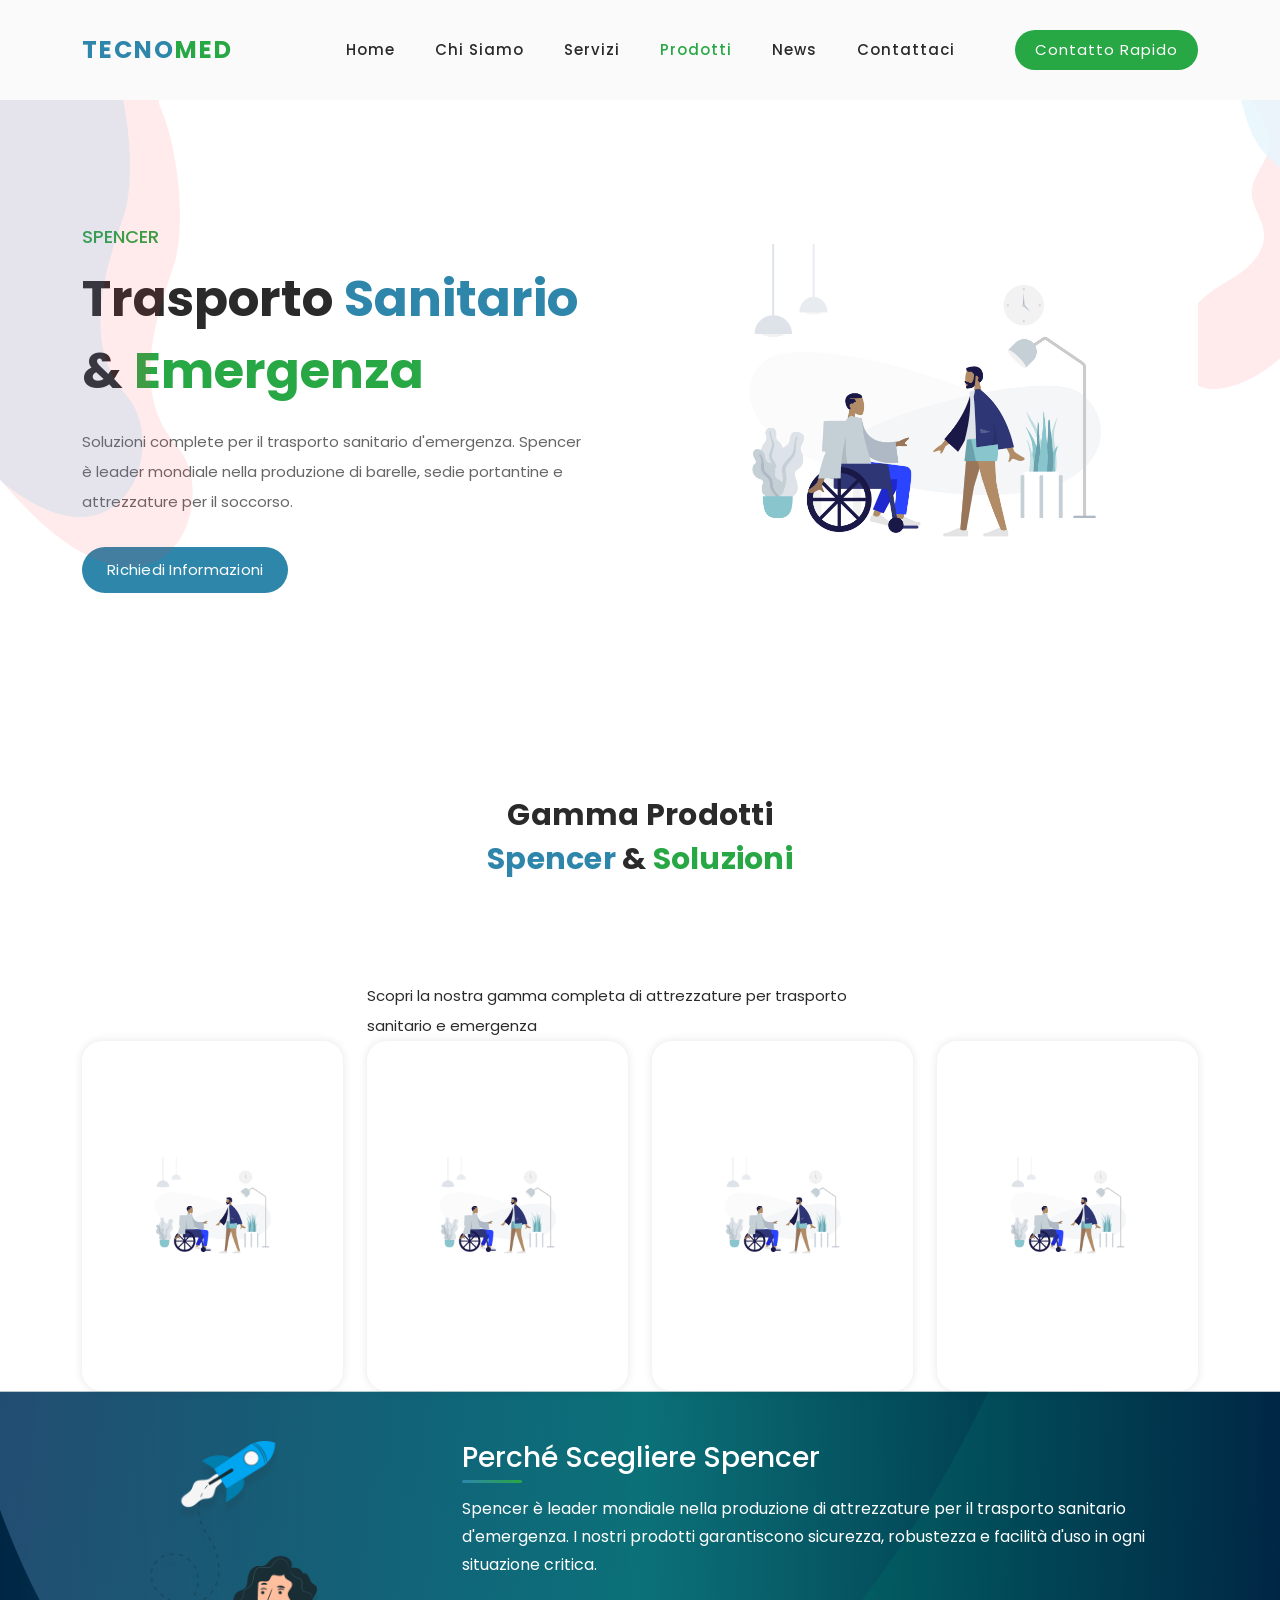
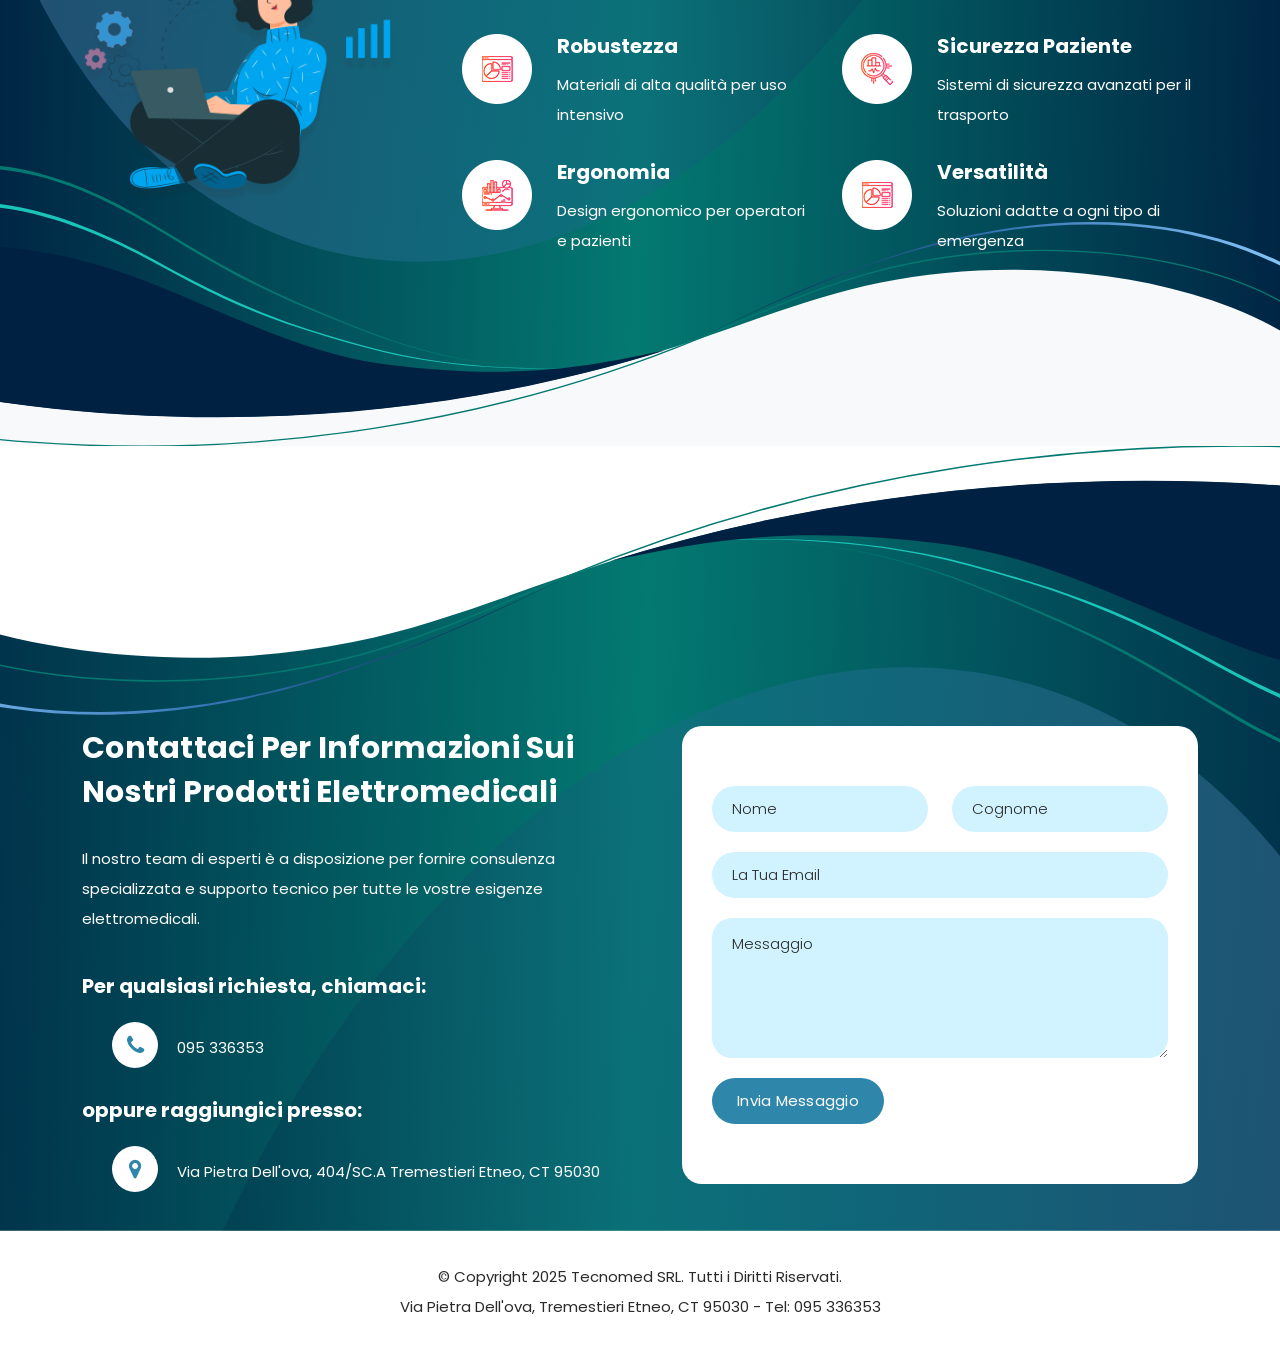
<file: spencer.html>
<!DOCTYPE html>
<html lang="it">

<head>
    <meta charset="UTF-8">
    <meta name="viewport" content="width=device-width, initial-scale=1, shrink-to-fit=no">
    <meta name="description" content="Spencer - Sedie portantine, barelle e attrezzature per trasporto sanitario">
    <meta name="author" content="Tecnomed SRL">
    <link rel="preconnect" href="https://fonts.gstatic.com">
    <link href="https://fonts.googleapis.com/css2?family=Poppins:wght@100;200;300;400;500;600;700;800;900&display=swap" rel="stylesheet">

    <title>Spencer - Trasporto Sanitario | Tecnomed SRL</title>

    <!-- Bootstrap core CSS -->
    <link href="vendor/bootstrap/css/bootstrap.min.css" rel="stylesheet">

    <!-- Additional CSS Files -->
    <link rel="stylesheet" href="assets/css/fontawesome.css">
    <link rel="stylesheet" href="assets/css/templatemo-space-dynamic.css">
    <link rel="stylesheet" href="assets/css/animated.css">
    <link rel="stylesheet" href="assets/css/owl.css">
    <link rel="stylesheet" href="assets/css/tecnomed-colors.css">
</head>

<body>

    <!-- ***** Header Area Start ***** -->
    <header class="header-area header-sticky wow slideInDown" data-wow-duration="0.75s" data-wow-delay="0s">
        <div class="container">
            <div class="row">
                <div class="col-12">
                    <nav class="main-nav">
                        <!-- ***** Logo Start ***** -->
                        <a href="index.html" class="logo">
                            <h4>Tecno<span>med</span></h4>
                        </a>
                        <!-- ***** Logo End ***** -->
                        <!-- ***** Menu Start ***** -->
                        <ul class="nav">
                            <li class="scroll-to-section"><a href="index.html">Home</a></li>
                            <li class="scroll-to-section"><a href="index.html#about">Chi Siamo</a></li>
                            <li class="scroll-to-section"><a href="index.html#services">Servizi</a></li>
                            <li class="scroll-to-section"><a href="index.html#portfolio" class="active">Prodotti</a></li>
                            <li class="scroll-to-section"><a href="index.html#blog">News</a></li>
                            <li class="scroll-to-section"><a href="index.html#contact">Contattaci</a></li>
                            <li class="scroll-to-section">
                                <div class="main-red-button"><a href="index.html#contact">Contatto Rapido</a></div>
                            </li>
                        </ul>
                        <a class='menu-trigger'>
                            <span>Menu</span>
                        </a>
                        <!-- ***** Menu End ***** -->
                    </nav>
                </div>
            </div>
        </div>
    </header>
    <!-- ***** Header Area End ***** -->

    <!-- ***** Main Banner Area Start ***** -->
    <div class="main-banner wow fadeIn" style="background: #f8f9fa; padding: 120px 0 80px 0;">
        <div class="container">
            <div class="row">
                <div class="col-lg-12">
                    <div class="row">
                        <div class="col-lg-6 align-self-center">
                            <div class="left-content header-text wow fadeInLeft" data-wow-duration="1s" data-wow-delay="1s">
                                <h6 style="color: #2E86AB;">Spencer</h6>
                                <h2 style="color: #2a2a2a;">Trasporto <em style="color: #2E86AB;">Sanitario</em> &amp; <span style="color: #28A745;">Emergenza</span></h2>
                                <p style="color: #666;">Soluzioni complete per il trasporto sanitario d'emergenza. Spencer è leader mondiale nella produzione di barelle, sedie portantine e attrezzature per il soccorso.</p>
                                <div class="main-blue-button" style="margin-top: 30px;">
                                    <a href="index.html#contact">Richiedi Informazioni</a>
                                </div>
                            </div>
                        </div>
                        <div class="col-lg-6">
                            <div class="right-image wow fadeInRight" data-wow-duration="1s" data-wow-delay="0.5s">
                                <img src="assets/images/sedia.jpg" alt="Spencer">
                            </div>
                        </div>
                    </div>
                </div>
            </div>
        </div>
    </div>
    <!-- ***** Main Banner Area End ***** -->

    <!-- ***** Products Categories Start ***** -->
    <div id="products" class="our-portfolio section" style="padding-top: 80px;">
        <div class="container">
            <div class="row">
                <div class="col-lg-6 offset-lg-3">
                    <div class="section-heading wow bounceIn" data-wow-duration="1s" data-wow-delay="0.2s">
                        <h2>Gamma Prodotti <em>Spencer</em> &amp; <span>Soluzioni</span></h2>
                        <p>Scopri la nostra gamma completa di attrezzature per trasporto sanitario e emergenza</p>
                    </div>
                </div>
            </div>
            <div class="row">
                <div class="col-lg-3 col-sm-6">
                    <a href="spencer-sedia-portantina.html">
                        <div class="item wow bounceInUp" data-wow-duration="1s" data-wow-delay="0.3s">
                            <div class="hidden-content">
                                <h4>Sedia Portantina</h4>
                                <p>Sedie portantine per trasporto pazienti in spazi ristretti.</p>
                            </div>
                            <div class="showed-content">
                                    <img src="assets/images/sedia.jpg" alt="Sedia Portantina">
                            </div>
                        </div>
                    </a>
                </div>
                <div class="col-lg-3 col-sm-6">
                    <a href="spencer-sedia-eva.html">
                        <div class="item wow bounceInUp" data-wow-duration="1s" data-wow-delay="0.4s">
                            <div class="hidden-content">
                                <h4>Sedia EVA</h4>
                                <p>Sedia di evacuazione per emergenze e trasporto verticale.</p>
                            </div>
                            <div class="showed-content">
                                <img src="assets/images/sedia.jpg" alt="Sedia EVA">
                            </div>
                        </div>
                    </a>
                </div>
                <div class="col-lg-3 col-sm-6">
                    <a href="spencer-barella-cross.html">
                        <div class="item wow bounceInUp" data-wow-duration="1s" data-wow-delay="0.5s">
                            <div class="hidden-content">
                                <h4>Barella Cross</h4>
                                <p>Barelle per trasporto sanitario d'emergenza e soccorso.</p>
                            </div>
                            <div class="showed-content">
                                <img src="assets/images/sedia.jpg" alt="Barella Cross">
                            </div>
                        </div>
                    </a>
                </div>
                <div class="col-lg-3 col-sm-6">
                    <a href="spencer-ventilatore-190.html">
                        <div class="item wow bounceInUp" data-wow-duration="1s" data-wow-delay="0.6s">
                            <div class="hidden-content">
                                <h4>Ventilatore 190</h4>
                                <p>Ventilatore portatile per trasporto e emergenze.</p>
                            </div>
                            <div class="showed-content">
                                <img src="assets/images/sedia.jpg" alt="Ventilatore 190">
                            </div>
                        </div>
                    </a>
                </div>
            </div>
        </div>
    </div>
    <!-- ***** Products Categories End ***** -->

    <!-- ***** Features Section Start ***** -->
    <div class="about-us section" style="background-color: #f8f9fa;">
        <div class="container">
            <div class="row">
                <div class="col-lg-4">
                    <div class="left-image wow fadeIn" data-wow-duration="1s" data-wow-delay="0.2s">
                        <img src="assets/images/about-left-image.png" alt="Spencer Features">
                    </div>
                </div>
                <div class="col-lg-8 align-self-center">
                    <div class="services">
                        <div class="row">
                            <div class="col-lg-12" style="margin-bottom: 30px;">
                                <div class="company-description">
                                    <h3 style="color: #2E86AB; margin-bottom: 20px;">Perché Scegliere Spencer</h3>
                                    <p style="font-size: 16px; line-height: 28px; color: #666; margin-bottom: 25px;">
                                        Spencer è leader mondiale nella produzione di attrezzature per il trasporto sanitario d'emergenza. 
                                        I nostri prodotti garantiscono sicurezza, robustezza e facilità d'uso in ogni situazione critica.
                                    </p>
                                </div>
                            </div>
                            <div class="col-lg-6">
                                <div class="item wow fadeIn" data-wow-duration="1s" data-wow-delay="0.5s">
                                    <div class="icon">
                                        <img src="assets/images/service-icon-01.png" alt="Robustezza">
                                    </div>
                                    <div class="right-text">
                                        <h4>Robustezza</h4>
                                        <p>Materiali di alta qualità per uso intensivo</p>
                                    </div>
                                </div>
                            </div>
                            <div class="col-lg-6">
                                <div class="item wow fadeIn" data-wow-duration="1s" data-wow-delay="0.7s">
                                    <div class="icon">
                                        <img src="assets/images/service-icon-02.png" alt="Sicurezza">
                                    </div>
                                    <div class="right-text">
                                        <h4>Sicurezza Paziente</h4>
                                        <p>Sistemi di sicurezza avanzati per il trasporto</p>
                                    </div>
                                </div>
                            </div>
                            <div class="col-lg-6">
                                <div class="item wow fadeIn" data-wow-duration="1s" data-wow-delay="0.9s">
                                    <div class="icon">
                                        <img src="assets/images/service-icon-03.png" alt="Ergonomia">
                                    </div>
                                    <div class="right-text">
                                        <h4>Ergonomia</h4>
                                        <p>Design ergonomico per operatori e pazienti</p>
                                    </div>
                                </div>
                            </div>
                            <div class="col-lg-6">
                                <div class="item wow fadeIn" data-wow-duration="1s" data-wow-delay="1.1s">
                                    <div class="icon">
                                        <img src="assets/images/service-icon-04.png" alt="Versatilità">
                                    </div>
                                    <div class="right-text">
                                        <h4>Versatilità</h4>
                                        <p>Soluzioni adatte a ogni tipo di emergenza</p>
                                    </div>
                                </div>
                            </div>
                        </div>
                    </div>
                </div>
            </div>
        </div>
    </div>
    <!-- ***** Features Section End ***** -->

    <div id="contact" class="contact-us section">
    <div class="container">
      <div class="row">
        <div class="col-lg-6 align-self-center wow fadeInLeft" data-wow-duration="0.5s" data-wow-delay="0.25s">
          <div class="section-heading">
            <h2>Contattaci per Informazioni sui Nostri Prodotti Elettromedicali</h2>
            <p>Il nostro team di esperti è a disposizione per fornire consulenza specializzata e supporto tecnico per tutte le vostre esigenze elettromedicali.</p>
            <div class="phone-info">
              <h4>Per qualsiasi richiesta, chiamaci: <br><br><span><i class="fa fa-phone"></i> <a href="tel:095336353">095 336353</a></span></h4>
              <h4>oppure raggiungici presso: <br><br><span><i class="fa fa-map-marker"></i><a href="https://www.google.com/maps/place/Tecnomed+Srl/@37.54578,15.09287,17z/data=!3m1!4b1!4m6!3m5!1s0x1313fcf12cef468d:0xdb8fd78b80c1c913!8m2!3d37.54578!4d15.09287!16s%2Fg%2F1td9mrt1?entry=ttu&g_ep=EgoyMDI2MDEyNi4wIKXMDSoASAFQAw%3D%3D"> Via Pietra Dell'ova, 404/SC.A Tremestieri Etneo, CT 95030</a></span></h4>
            </div>
          </div>
        </div>
        <div class="col-lg-6 wow fadeInRight" data-wow-duration="0.5s" data-wow-delay="0.25s">
          <form id="contact" action="" method="post">
            <div class="row">
              <div class="col-lg-6">
                <fieldset>
                  <input type="name" name="name" id="name" placeholder="Nome" autocomplete="on" required>
                </fieldset>
              </div>
              <div class="col-lg-6">
                <fieldset>
                  <input type="surname" name="surname" id="surname" placeholder="Cognome" autocomplete="on" required>
                </fieldset>
              </div>
              <div class="col-lg-12">
                <fieldset>
                  <input type="text" name="email" id="email" pattern="[^ @]*@[^ @]*" placeholder="La Tua Email" required="">
                </fieldset>
              </div>
              <div class="col-lg-12">
                <fieldset>
                  <textarea name="message" type="text" class="form-control" id="message" placeholder="Messaggio" required=""></textarea>  
                </fieldset>
              </div>
              <div class="col-lg-12">
                <fieldset>
                  <button type="submit" id="form-submit" class="main-button ">Invia Messaggio</button>
                </fieldset>
              </div>
            </div>
            <div class="contact-dec">
              <img src="assets/images/contact-decoration.png" alt="">
            </div>
          </form>
        </div>
      </div>
    </div>
  </div>

    <!-- ***** Footer Start ***** -->
    <footer>
        <div class="container">
            <div class="row">
                <div class="col-lg-12 wow fadeIn" data-wow-duration="1s" data-wow-delay="0.25s">
                    <p>© Copyright 2025 Tecnomed SRL. Tutti i Diritti Riservati.

                        <br>Via Pietra Dell'ova, Tremestieri Etneo, CT 95030 - Tel: 095 336353</p>
                </div>
            </div>
        </div>
    </footer>
    <!-- ***** Footer End ***** -->

    <!-- Scripts -->
    <script src="vendor/jquery/jquery.min.js"></script>
    <script src="vendor/bootstrap/js/bootstrap.bundle.min.js"></script>
    <script src="assets/js/owl-carousel.js"></script>
    <script src="assets/js/animation.js"></script>
    <script src="assets/js/imagesloaded.js"></script>
    <script src="assets/js/templatemo-custom.js"></script>

</body>

</html>
</file>
<file: assets/css/templatemo-space-dynamic.css>
/* 

TemplateMo 562 Space Dynamic

https://templatemo.com/tm-562-space-dynamic

*/

/* ---------------------------------------------
Table of contents
------------------------------------------------
01. font & reset css
02. reset
03. global styles
04. header
05. banner
06. features
07. testimonials
08. contact
09. footer
10. preloader
11. search
12. portfolio

--------------------------------------------- */
/* 
---------------------------------------------
font & reset css
--------------------------------------------- 
*/
@import url('https://fonts.googleapis.com/css2?family=Poppins:wght@100;200;300;400;500;600;700;800;900&display=swap');
/* 
---------------------------------------------
reset
--------------------------------------------- 
*/
html, body, div, span, applet, object, iframe, h1, h2, h3, h4, h5, h6, p, blockquote, div
pre, a, abbr, acronym, address, big, cite, code, del, dfn, em, font, img, ins, kbd, q,
s, samp, small, strike, strong, sub, sup, tt, var, b, u, i, center, dl, dt, dd, ol, ul, li,
figure, header, nav, section, article, aside, footer, figcaption {
  margin: 0;
  padding: 0;
  border: 0;
  outline: 0;
}

/* clear fix */
.grid:after {
  content: '';
  display: block;
  clear: both;
}

/* ---- .grid-item ---- */

.grid-sizer,
.grid-item {
  width: 50%;
}

.grid-item {
  float: left;
}

.grid-item img {
  display: block;
  max-width: 100%;
}

.clearfix:after {
  content: ".";
  display: block;
  clear: both;
  visibility: hidden;
  line-height: 0;
  height: 0;
}

.clearfix {
  display: inline-block;
}

html[xmlns] .clearfix {
  display: block;
}

* html .clearfix {
  height: 1%;
}

ul, li {
  padding: 0;
  margin: 0;
  list-style: none;
}

header, nav, section, article, aside, footer, hgroup {
  display: block;
}

* {
  box-sizing: border-box;
}

html, body {
  font-family: 'Poppins', sans-serif;
  font-weight: 400;
  background-color: #fff;
  -ms-text-size-adjust: 100%;
  -webkit-font-smoothing: antialiased;
  -moz-osx-font-smoothing: grayscale;
}

a {
  text-decoration: none !important;
}

h1, h2, h3, h4, h5, h6 {
  margin-top: 0px;
  margin-bottom: 0px;
}

ul {
  margin-bottom: 0px;
}

p {
  font-size: 15px;
  line-height: 30px;
  color: #2a2a2a;
}

img {
  width: 100%;
  overflow: hidden;
}

/* 
---------------------------------------------
global styles
--------------------------------------------- 
*/
html,
body {
  background: #fff;
  font-family: 'Poppins', sans-serif;
}

::selection {
  background: #2E86AB;
  color: #fff;
}

::-moz-selection {
  background: #2E86AB;
  color: #fff;
}

@media (max-width: 991px) {
  html, body {
    overflow-x: hidden;
  }
  .mobile-top-fix {
    margin-top: 30px;
    margin-bottom: 0px;
  }
  .mobile-bottom-fix {
    margin-bottom: 30px;
  }
  .mobile-bottom-fix-big {
    margin-bottom: 60px;
  }
}

.page-section {
  margin-top: 120px;
}

.section-heading h2 {
  font-size: 30px;
  text-transform: capitalize;
  color: #2a2a2a;
  font-weight: 700;
  letter-spacing: 0.25px;
  position: relative;
  z-index: 2;
  line-height: 44px;
}

.section-heading h2 em {
  font-style: normal;
  color: #2E86AB;
}

.section-heading h2 span {
  color: #28A745;
}

.main-blue-button a {
  display: inline-block;
  background-color: #2E86AB;
  font-size: 15px;
  font-weight: 400;
  color: #fff;
  text-transform: capitalize;
  padding: 12px 25px;
  border-radius: 23px;
  letter-spacing: 0.25px;
}

.main-red-button a {
  display: inline-block;
  background-color: #28A745;
  font-size: 15px;
  font-weight: 400;
  color: #fff;
  text-transform: capitalize;
  padding: 12px 25px;
  border-radius: 23px;
  letter-spacing: 0.25px;
}

.main-white-button a {
  display: inline-block;
  background-color: #fff;
  font-size: 15px;
  font-weight: 400;
  color: #fe3f40;
  text-transform: capitalize;
  padding: 12px 25px;
  border-radius: 23px;
  letter-spacing: 0.25px;
}

/* 
---------------------------------------------
header
--------------------------------------------- 
*/

.background-header {
  background-color: #fff!important;
  height: 80px!important;
  position: fixed!important;
  top: 0px;
  left: 0px;
  right: 0px;
  box-shadow: 0px 0px 10px rgba(0,0,0,0.15)!important;
}

.background-header .logo,
.background-header .main-nav .nav li a {
  color: #1e1e1e!important;
}

.background-header .main-nav .nav li:hover a {
  color: #fe3f40!important;
}

.background-header .nav li a.active {
  color: #fe3f40!important;
}

.header-area {
  background-color: #fafafa;
  position: absolute;
  top: 0px;
  left: 0px;
  right: 0px;
  z-index: 100;
  height: 100px;
  -webkit-transition: all .5s ease 0s;
  -moz-transition: all .5s ease 0s;
  -o-transition: all .5s ease 0s;
  transition: all .5s ease 0s;
}

.header-area .main-nav {
  min-height: 80px;
  background: transparent;
}

.header-area .main-nav .logo {
  line-height: 100px;
  color: #fff;
  font-size: 24px;
  font-weight: 700;
  text-transform: uppercase;
  letter-spacing: 2px;
  float: left;
  -webkit-transition: all 0.3s ease 0s;
  -moz-transition: all 0.3s ease 0s;
  -o-transition: all 0.3s ease 0s;
  transition: all 0.3s ease 0s;
}

.header-area .main-nav .logo h4 {
    font-size: 24px;
    font-weight: 700;
    text-transform: uppercase;
    color: #03a4ed;
    line-height: 100px;
    float: left;
    -webkit-transition: all 0.3s ease 0s;
    -moz-transition: all 0.3s ease 0s;
    -o-transition: all 0.3s ease 0s;
    transition: all 0.3s ease 0s;
}

.logo h4 span {
  color: #fe3f40;
}

.background-header .main-nav .logo h4 {
  line-height: 80px;
}

.background-header .main-nav .nav {
  margin-top: 20px !important;
}

.header-area .main-nav .nav {
  float: right;
  margin-top: 30px;
  margin-right: 0px;
  background-color: transparent;
  -webkit-transition: all 0.3s ease 0s;
  -moz-transition: all 0.3s ease 0s;
  -o-transition: all 0.3s ease 0s;
  transition: all 0.3s ease 0s;
  position: relative;
  z-index: 999;
}

.header-area .main-nav .nav li {
  padding-left: 20px;
  padding-right: 20px;
}

.header-area .main-nav .nav li:last-child {
  padding-right: 0px;
  padding-left: 40px;
}

.header-area .main-nav .nav li:last-child a ,
.background-header .main-nav .nav li:last-child a {
  color: #fff !important;
  padding: 0px 20px;
  font-weight: 400;
}

.header-area .main-nav .nav li:last-child a:hover,
.header-area .main-nav .nav li:last-child a.active {
  color: #fff !important;
}

.header-area .main-nav .nav li a {
  display: block;
  font-weight: 500;
  font-size: 15px;
  color: #2a2a2a;
  text-transform: capitalize;
  -webkit-transition: all 0.3s ease 0s;
  -moz-transition: all 0.3s ease 0s;
  -o-transition: all 0.3s ease 0s;
  transition: all 0.3s ease 0s;
  height: 40px;
  line-height: 40px;
  border: transparent;
  letter-spacing: 1px;
}

.header-area .main-nav .nav li a {
  color: #2a2a2a;
}

.header-area .main-nav .nav li:hover a,
.header-area .main-nav .nav li a.active {
  color: #fe3f40!important;
}

.background-header .main-nav .nav li:hover a,
.background-header .main-nav .nav li a.active {
  color: #fe3f40!important;
  opacity: 1;
}

.header-area .main-nav .nav li:last-child a:hover ,
.background-header .main-nav .nav li:last-child a:hover {
  background-color: #03a4ed;
}

.header-area .main-nav .nav li.submenu {
  position: relative;
  padding-right: 30px;
}

.header-area .main-nav .nav li.submenu:after {
  font-family: FontAwesome;
  content: "\f107";
  font-size: 12px;
  color: #2a2a2a;
  position: absolute;
  right: 18px;
  top: 12px;
}

.background-header .main-nav .nav li.submenu:after {
  color: #2a2a2a;
}

.header-area .main-nav .nav li.submenu ul {
  position: absolute;
  width: 200px;
  box-shadow: 0 2px 28px 0 rgba(0, 0, 0, 0.06);
  overflow: hidden;
  top: 50px;
  opacity: 0;
  transform: translateY(+2em);
  visibility: hidden;
  z-index: -1;
  transition: all 0.3s ease-in-out 0s, visibility 0s linear 0.3s, z-index 0s linear 0.01s;
}

.header-area .main-nav .nav li.submenu ul li {
  margin-left: 0px;
  padding-left: 0px;
  padding-right: 0px;
}

.header-area .main-nav .nav li.submenu ul li a {
  opacity: 1;
  display: block;
  background: #f7f7f7;
  color: #2a2a2a!important;
  padding-left: 20px;
  height: 40px;
  line-height: 40px;
  -webkit-transition: all 0.3s ease 0s;
  -moz-transition: all 0.3s ease 0s;
  -o-transition: all 0.3s ease 0s;
  transition: all 0.3s ease 0s;
  position: relative;
  font-size: 13px;
  font-weight: 400;
  border-bottom: 1px solid #eee;
}

.header-area .main-nav .nav li.submenu ul li a:hover {
  background: #fff;
  color: #fe3f40!important;
  padding-left: 25px;
}

.header-area .main-nav .nav li.submenu ul li a:hover:before {
  width: 3px;
}

.header-area .main-nav .nav li.submenu:hover ul {
  visibility: visible;
  opacity: 1;
  z-index: 1;
  transform: translateY(0%);
  transition-delay: 0s, 0s, 0.3s;
}

.header-area .main-nav .menu-trigger {
  cursor: pointer;
  display: block;
  position: absolute;
  top: 33px;
  width: 32px;
  height: 40px;
  text-indent: -9999em;
  z-index: 99;
  right: 40px;
  display: none;
}

.background-header .main-nav .menu-trigger {
  top: 23px;
}

.header-area .main-nav .menu-trigger span,
.header-area .main-nav .menu-trigger span:before,
.header-area .main-nav .menu-trigger span:after {
  -moz-transition: all 0.4s;
  -o-transition: all 0.4s;
  -webkit-transition: all 0.4s;
  transition: all 0.4s;
  background-color: #1e1e1e;
  display: block;
  position: absolute;
  width: 30px;
  height: 2px;
  left: 0;
}

.background-header .main-nav .menu-trigger span,
.background-header .main-nav .menu-trigger span:before,
.background-header .main-nav .menu-trigger span:after {
  background-color: #1e1e1e;
}

.header-area .main-nav .menu-trigger span:before,
.header-area .main-nav .menu-trigger span:after {
  -moz-transition: all 0.4s;
  -o-transition: all 0.4s;
  -webkit-transition: all 0.4s;
  transition: all 0.4s;
  background-color: #1e1e1e;
  display: block;
  position: absolute;
  width: 30px;
  height: 2px;
  left: 0;
  width: 75%;
}

.background-header .main-nav .menu-trigger span:before,
.background-header .main-nav .menu-trigger span:after {
  background-color: #1e1e1e;
}

.header-area .main-nav .menu-trigger span:before,
.header-area .main-nav .menu-trigger span:after {
  content: "";
}

.header-area .main-nav .menu-trigger span {
  top: 16px;
}

.header-area .main-nav .menu-trigger span:before {
  -moz-transform-origin: 33% 100%;
  -ms-transform-origin: 33% 100%;
  -webkit-transform-origin: 33% 100%;
  transform-origin: 33% 100%;
  top: -10px;
  z-index: 10;
}

.header-area .main-nav .menu-trigger span:after {
  -moz-transform-origin: 33% 0;
  -ms-transform-origin: 33% 0;
  -webkit-transform-origin: 33% 0;
  transform-origin: 33% 0;
  top: 10px;
}

.header-area .main-nav .menu-trigger.active span,
.header-area .main-nav .menu-trigger.active span:before,
.header-area .main-nav .menu-trigger.active span:after {
  background-color: transparent;
  width: 100%;
}

.header-area .main-nav .menu-trigger.active span:before {
  -moz-transform: translateY(6px) translateX(1px) rotate(45deg);
  -ms-transform: translateY(6px) translateX(1px) rotate(45deg);
  -webkit-transform: translateY(6px) translateX(1px) rotate(45deg);
  transform: translateY(6px) translateX(1px) rotate(45deg);
  background-color: #1e1e1e;
}

.background-header .main-nav .menu-trigger.active span:before {
  background-color: #1e1e1e;
}

.header-area .main-nav .menu-trigger.active span:after {
  -moz-transform: translateY(-6px) translateX(1px) rotate(-45deg);
  -ms-transform: translateY(-6px) translateX(1px) rotate(-45deg);
  -webkit-transform: translateY(-6px) translateX(1px) rotate(-45deg);
  transform: translateY(-6px) translateX(1px) rotate(-45deg);
  background-color: #1e1e1e;
}

.background-header .main-nav .menu-trigger.active span:after {
  background-color: #1e1e1e;
}

.header-area.header-sticky {
  min-height: 80px;
}

.header-area .nav {
  margin-top: 30px;
}

.header-area.header-sticky .nav li a.active {
  color: #fe3f40;
}

@media (max-width: 1200px) {
  .header-area .main-nav .nav li {
    padding-left: 12px;
    padding-right: 12px;
  }
  .header-area .main-nav:before {
    display: none;
  }
}

@media (max-width: 992px) {
  .header-area .main-nav .nav li:last-child  ,
  .background-header .main-nav .nav li:last-child {
    display: none;
  }
  .header-area .main-nav .nav li:nth-child(6),
  .background-header .main-nav .nav li:nth-child(6) {
    padding-right: 0px;
  }
}

@media (max-width: 767px) {
  .background-header .main-nav .nav {
    margin-top: 80px !important;
  }
  .header-area .main-nav .logo {
    color: #1e1e1e;
  }
  .header-area.header-sticky .nav li a:hover,
  .header-area.header-sticky .nav li a.active {
    color: #fe3f40!important;
    opacity: 1;
  }
  .header-area.header-sticky .nav li.search-icon a {
    width: 100%;
  }
  .header-area {
    background-color: #f7f7f7;
    padding: 0px 15px;
    height: 100px;
    box-shadow: none;
    text-align: center;
  }
  .header-area .container {
    padding: 0px;
  }
  .header-area .logo {
    margin-left: 30px;
  }
  .header-area .menu-trigger {
    display: block !important;
  }
  .header-area .main-nav {
    overflow: hidden;
  }
  .header-area .main-nav .nav {
    float: none;
    width: 100%;
    display: none;
    -webkit-transition: all 0s ease 0s;
    -moz-transition: all 0s ease 0s;
    -o-transition: all 0s ease 0s;
    transition: all 0s ease 0s;
    margin-left: 0px;
  }
  .background-header .nav {
    margin-top: 80px;
  }
  .header-area .main-nav .nav li:first-child {
    border-top: 1px solid #eee;
  }
  .header-area.header-sticky .nav {
    margin-top: 100px;
  }
  .header-area .main-nav .nav li {
    width: 100%;
    background: #fff;
    border-bottom: 1px solid #e7e7e7;
    padding-left: 0px !important;
    padding-right: 0px !important;
  }
  .header-area .main-nav .nav li a {
    height: 50px !important;
    line-height: 50px !important;
    padding: 0px !important;
    border: none !important;
    background: #f7f7f7 !important;
    color: #191a20 !important;
  }
  .header-area .main-nav .nav li a:hover {
    background: #eee !important;
    color: #fe3f40!important;
  }
  .header-area .main-nav .nav li.submenu ul {
    position: relative;
    visibility: inherit;
    opacity: 1;
    z-index: 1;
    transform: translateY(0%);
    transition-delay: 0s, 0s, 0.3s;
    top: 0px;
    width: 100%;
    box-shadow: none;
    height: 0px;
  }
  .header-area .main-nav .nav li.submenu ul li a {
    font-size: 12px;
    font-weight: 400;
  }
  .header-area .main-nav .nav li.submenu ul li a:hover:before {
    width: 0px;
  }
  .header-area .main-nav .nav li.submenu ul.active {
    height: auto !important;
  }
  .header-area .main-nav .nav li.submenu:after {
    color: #3B566E;
    right: 25px;
    font-size: 14px;
    top: 15px;
  }
  .header-area .main-nav .nav li.submenu:hover ul, .header-area .main-nav .nav li.submenu:focus ul {
    height: 0px;
  }
}

@media (min-width: 767px) {
  .header-area .main-nav .nav {
    display: flex !important;
  }
}

/* 
---------------------------------------------
preloader
--------------------------------------------- 
*/

.js-preloader {
    position: fixed;
    top: 0;
    left: 0;
    right: 0;
    bottom: 0;
    background-color: #fff;
    display: -webkit-box;
    display: flex;
    -webkit-box-align: center;
    align-items: center;
    -webkit-box-pack: center;
    justify-content: center;
    opacity: 1;
    visibility: visible;
    z-index: 9999;
    -webkit-transition: opacity 0.25s ease;
    transition: opacity 0.25s ease;
}

.js-preloader.loaded {
    opacity: 0;
    visibility: hidden;
    pointer-events: none;
}

@-webkit-keyframes dot {
    50% {
        -webkit-transform: translateX(96px);
        transform: translateX(96px);
    }
}

@keyframes dot {
    50% {
        -webkit-transform: translateX(96px);
        transform: translateX(96px);
    }
}

@-webkit-keyframes dots {
    50% {
        -webkit-transform: translateX(-31px);
        transform: translateX(-31px);
    }
}

@keyframes dots {
    50% {
        -webkit-transform: translateX(-31px);
        transform: translateX(-31px);
    }
}

.preloader-inner {
    position: relative;
    width: 142px;
    height: 40px;
    background: #fff;
}

.preloader-inner .dot {
    position: absolute;
    width: 16px;
    height: 16px;
    top: 12px;
    left: 15px;
    background: #fe3f40;
    border-radius: 50%;
    -webkit-transform: translateX(0);
    transform: translateX(0);
    -webkit-animation: dot 2.8s infinite;
    animation: dot 2.8s infinite;
}

.preloader-inner .dots {
    -webkit-transform: translateX(0);
    transform: translateX(0);
    margin-top: 12px;
    margin-left: 31px;
    -webkit-animation: dots 2.8s infinite;
    animation: dots 2.8s infinite;
}

.preloader-inner .dots span {
    display: block;
    float: left;
    width: 16px;
    height: 16px;
    margin-left: 16px;
    background: #fe3f40;
    border-radius: 50%;
}



/* 
---------------------------------------------
Banner Style
--------------------------------------------- 
*/

.main-banner {
  background-repeat: no-repeat;
  background-position: center center;
  background-size: cover;
  padding: 226px 0px 120px 0px;
  position: relative;
  overflow: hidden;
}

.main-banner:after {
  content: '';
  background-image: url(../images/baner-dec-left.png);
  background-repeat: no-repeat;
  position: absolute;
  left: 0;
  top: 100px;
  width: 193px;
  height: 467px;
}

.main-banner:before {
  content: '';
  background-image: url(../images/baner-dec-right.png);
  background-repeat: no-repeat;
  position: absolute;
  right: 0;
  top: 100px;
  width: 98px;
  height: 290px;
}

.main-banner .left-content {
  margin-right: 45px;
}

.main-banner .left-content h6 {
  text-transform: uppercase;
  font-size: 18px;
  color: #fe3f40;
  margin-bottom: 15px;
}

.main-banner .left-content h2 {
  font-size: 50px;
  font-weight: 700;
  color: #2a2a2a;
  line-height: 72px;
}

.main-banner .left-content h2 em {
  color: #03a4ed;
  font-style: normal;
}

.main-banner .left-content h2 span {
  color: #fe3f40;
}

.main-banner .left-content p {
  margin: 20px 0px;
}

.main-banner .left-content form {
  margin-top: 30px;
  width: 470px;
  height: 66px;
  position: relative;
}

.main-banner .left-content form button {
  position: absolute;
  right: 10px;
  top: 10px;
  display: inline-block;
  background-color: #fff;
  font-size: 15px;
  font-weight: 500;
  color: #fe3f40;
  text-transform: capitalize;
  padding: 12px 25px;
  border-radius: 23px;
  letter-spacing: 0.25px;
  outline: none;
  border: none;
}

.main-banner .left-content form input {
  width: 470px;
  height: 66px;
  background-color: #03a4ed;
  border-radius: 33px;
  border: none;
  outline: none;
  padding: 0px 25px;
  color: #fff;
  letter-spacing: 0.25px;
  font-size: 15px;
  font-weight: 300;
}

.main-banner .left-content form input::placeholder {
  color: #fff;
}



/* 
---------------------------------------------
About Us Style
--------------------------------------------- 
*/

#about {
  margin-top: 10px;
}

.about-us {
  background-image: url(../images/about-bg8-rotate2.svg);
  background-repeat: no-repeat;
  background-position: center center;
  background-size: cover;
  padding: 50px 0px 160px 0px;
}

.about-us .left-image {
  margin-right: 45px;
}

.about-us .services .item {
  margin-bottom: 30px;
}

.about-us .services .item .icon {
  float: left;
  margin-right: 25px;
}

.about-us .services .item .icon img {
  max-width: 70px;
}

.about-us .services .item h4 {
  color: #fff;
  font-size: 20px;
  font-weight: 700;
  margin-bottom: 12px;
}

.about-us .services .item p {
  color: #fff;
}


/* 
---------------------------------------------
Services Style
--------------------------------------------- 
*/

.our-services {
  margin-top: 0px;
  padding-top: 120px;
}

.our-services .left-image {
  margin-right: 45px;
}

.our-services .section-heading h2 {
  margin-right: 100px;
}

.our-services .section-heading p {
  margin-top: 30px;
  margin-bottom: 60px;
}

.our-services .progress-skill-bar {
  margin-bottom: 30px;
  position: relative;
  width: 100%;
}

.our-services .progress-skill-bar span {
  position: absolute;
  top: 0;
  font-size: 18px;
  font-weight: 600;
  color: #03a4ed;
}

.our-services .first-bar span {
  left: 90%;
}

.our-services .second-bar span {
  left: 90%;
}

.our-services .third-bar span {
  left: 90%;
}

.our-services .progress-skill-bar h4 {
  font-size: 18px;
  font-weight: 700;
  color: #2a2a2a;
  margin-bottom: 14px;
}

.our-services .progress-skill-bar .full-bar {
  width: 100%;
  height: 6px;
  border-radius: 3px;
  background-color: #f7eff1;
  position: relative;
  z-index: 1;
}

.our-services .progress-skill-bar .filled-bar {
  background: rgb(255,77,30);
  background: linear-gradient(105deg, rgba(255,77,30,1) 0%, rgba(255,44,109,1) 100%);
  height: 6px;
  border-radius: 3px;
  margin-bottom: -6px;
  position: relative;
  z-index: 2;
}

.our-services .first-bar .filled-bar {
  width: 99%;
}

.our-services .second-bar .filled-bar {
  width: 99%;
}

.our-services .third-bar .filled-bar {
  width: 99%;
}


/* 
---------------------------------------------
Portfolio
--------------------------------------------- 
*/

.our-portfolio {
  padding-top: 120px;
  margin-top: 0px;
}

.our-portfolio .section-heading h2 {
  text-align: center;
  margin: 0px 90px 0px 90px;
  margin-bottom: 100px;
  position: relative;
  z-index: 1;
}

.our-portfolio .item {
  position: relative;
}

.our-portfolio .item:hover .hidden-content {
  top: -100px;
  opacity: 1;
  visibility: visible;
}

.our-portfolio .item:hover .showed-content {
  top: 90px;
}

.our-portfolio .hidden-content {
  background: linear-gradient(135deg, #2E86AB 0%, #28A745 100%);
  padding: 40px 35px;
  border-radius: 20px;
  text-align: center;
  opacity: 0;
  top: 0;
  visibility: hidden;
  position: absolute;
  z-index: 2;
  transition: all 0.5s;
  width: 95%;
  left: 2.5%;
  right: 2.5%;
  min-height: 140px;
  display: flex;
  flex-direction: column;
  justify-content: center;
  align-items: center;
}

.our-portfolio .hidden-content:after {
  width: 20px;
  height: 20px;
  position: absolute;
  background: rgb(255,77,30);
  content: '';
  left: 50%;
  bottom: -8px;
  margin-left: -5px;
  transform: rotate(45deg);
  background: linear-gradient(105deg, rgba(255,52,69,1) 0%, rgba(255,51,78,1) 100%);
  z-index: -1;
}

.our-portfolio .hidden-content h4 {
  font-size: 22px;
  font-weight: 700;
  color: #fff;
  margin: 0px 0px 15px 0px;
  line-height: 1.3;
}

.our-portfolio .hidden-content p {
  color: #fff;
  font-size: 13px;
  line-height: 1.5;
  word-wrap: break-word;
  overflow-wrap: break-word;
  margin: 0px;
}

.our-portfolio .showed-content {
  top: 0px;
  position: relative;
  z-index: 3;
  background-color: #fff;
  text-align: center;
  padding: 60px 40px;
  border-radius: 20px;
  box-shadow: 0px 0px 10px rgba(0,0,0,0.1);
  transition: all 0.5s;
  min-height: 350px;
  display: flex;
  flex-direction: column;
  justify-content: center;
  align-items: center;
}

.our-portfolio .showed-content img {
  max-width: 180px;
  margin-bottom: 20px;
  height: auto;
}

.our-portfolio .showed-content h4 {
  font-size: 18px;
  font-weight: 700;
  color: #2a2a2a;
  margin: 15px 0px;
  line-height: 1.4;
}

.our-portfolio .showed-content p {
  font-size: 14px;
  color: #666;
  line-height: 1.6;
  word-wrap: break-word;
  overflow-wrap: break-word;
  margin: 0px;
}


/* 
---------------------------------------------
Blog
--------------------------------------------- 
*/

.our-blog {
  position: relative;
  margin-top: 80px;
  padding-top: 120px;
}

.our-blog .section-heading h2 {
  margin-right: 180px;
}

.our-blog .top-dec {
  text-align: right;
  margin-top: -80px;
}

.our-blog .top-dec img {
  max-width: 270px;
}

.our-blog .left-image {
  position: relative;
}

.our-blog .left-image img {
  border-radius: 20px;
  box-shadow: 0px 0px 15px rgba(0,0,0,0.1);
}

.our-blog .left-image .info {
  position: relative;
}

.our-blog .left-image .info .inner-content {
  background-color: #fff;
  box-shadow: 0px 0px 15px rgba(0,0,0,0.1);
  border-radius: 20px;
  margin-right: 75px;
  position: absolute;
  margin-top: -100px;
  padding: 30px;
}

.our-blog .left-image ul li {
  display: inline-block;
  font-size: 15px;
  color: #afafaf;
  font-weight: 300;
  margin-right: 20px;
}

.our-blog .left-image ul li:last-child {
  margin-right: 0px;
}

.our-blog .left-image ul li i {
  color: #2E86AB;
  font-size: 16px;
  margin-right: 8px;
}

.our-blog .left-image h4 {
  font-size: 20px;
  font-weight: 700;
  color: #2a2a2a;
  margin: 20px 0px 15px 0px;
}

.our-blog .left-image .info .main-blue-button {
  position: absolute;
  bottom: -80px;
  left: 0;
}

.our-blog .right-list {
  margin-left: 30px;
}

.our-blog .right-list ul li {
  display: inline-flex;
  width: 100%;
  margin-bottom: 30px;
}

.our-blog .right-list .left-content {
  margin-right: 45px;
}

.our-blog .right-list .left-content span {
  font-size: 15px;
  color: #afafaf;
  font-weight: 300;
}

.our-blog .right-list .left-content span i {
  color: #2E86AB;
  font-size: 16px;
  margin-right: 8px;
}

.our-blog .right-list .left-content h4 {
  font-size: 20px;
  font-weight: 700;
  color: #2a2a2a;
  margin: 20px 0px 15px 0px;
}


.our-blog .right-list .right-image img {
  width: 250px;
  border-radius: 20px;
}


/* 
---------------------------------------------
contact
--------------------------------------------- 
*/

.contact-us {
  padding-block: 280px 0px;
  background-image: url(../images/about-bg8.svg);
  background-repeat: no-repeat;
  background-position: center center;
  background-size: cover;
}

.contact-us .section-heading h2,
.contact-us .section-heading h2 em,
.contact-us .section-heading h2 span {
  color: #fff;
}

.contact-us .section-heading p {
  color: #fff;
  margin-top: 30px;
}

.phone-info {
  margin-top: 40px;
  margin-bottom: 40px;
}

.phone-info h4 {
  font-size: 20px;
  font-weight: 700;
  color: #fff;
  margin-bottom: 30px;
}

.phone-info h4:last-child {
  margin-bottom: 0;
}

.phone-info h4 span i {
  width: 46px;
  height: 46px;
  display: inline-block;
  text-align: center;
  line-height: 46px;
  background-color: #fff;
  border-radius: 50%;
  color: #2E86AB;
  font-size: 22px;
  margin-left: 30px;
  margin-right: 15px;
}

.phone-info h4 span a {
  color: #fff;
  font-size: 15px;
  font-weight: 400;
}

form#contact .contact-dec {
  position: absolute;
  right: -166px;
  bottom: 0;
}

form#contact .contact-dec img {
  max-width: 178px;
}

form#contact {
  margin-left: 30px;
  position: relative;
  background-color: #fff;
  padding: 60px 30px;
  border-radius: 20px;
}

form#contact input {
  width: 100%;
  height: 46px;
  border-radius: 33px;
  background-color: #d1f3ff;
  border: none;
  outline: none;
  font-size: 15px;
  font-weight: 300;
  color: #2a2a2a;
  padding: 0px 20px;
  margin-bottom: 20px;
}

form#contact input::placeholder {
  color: #2a2a2a;
}

form#contact textarea {
  width: 100%;
  min-width: 100%;
  max-width: 100%;
  max-height: 180px;
  min-height: 140px;
  height: 140px;
  border-radius: 20px;
  background-color: #d1f3ff;
  border: none;
  outline: none;
  font-size: 15px;
  font-weight: 300;
  color: #2a2a2a;
  padding: 15px 20px;
  margin-bottom: 20px;
}

form#contact textarea::placeholder {
  color: #2a2a2a;
}

form#contact button {
  display: inline-block;
  background-color: #03a4ed;
  font-size: 15px;
  font-weight: 400;
  color: #fff;
  text-transform: capitalize;
  padding: 12px 25px;
  border-radius: 23px;
  letter-spacing: 0.25px;
  border: none;
  outline: none;
  transition: all .3s;
}

form#contact button:hover {
  background-color: #fe3f40;
}


/* 
---------------------------------------------
Footer Style
--------------------------------------------- 
*/

footer p {
  text-align: center;
  margin: 30px 0px 45px 0px;
}

footer p a {
  color: #fe3f40;
}

/* 
---------------------------------------------
responsive
--------------------------------------------- 
*/

@media (max-width: 1645px) {
  form#contact .contact-dec {
    display: none;
  }
}

@media (max-width: 992px) {
  .main-banner {
    padding-top: 196px;
  }
  .main-banner {
    background-blend-mode: darken;
    overflow: visible;
    padding-bottom: 60px;
  }
  .main-banner .left-content {
    margin-right: 0px;
    text-align: center;
    margin-bottom: 45px;
    position: relative;
    z-index: 2;
  }

  .main-banner .left-content h2 {
    color: #000000 !important;
    font-size: 36px;
    line-height: 44px;
    white-space: normal;
    overflow-wrap: break-word;
    word-wrap: break-word;
    -ms-word-break: break-all;
    word-break: break-word;
  }
  .main-banner .left-content h2 em,
  .main-banner .left-content h2 span {
    color: #ffffff !important;
  }
  .main-banner:after {
    top: 76px;
    z-index: -1;
  }
  .main-banner .left-content form,
  .main-banner .left-content form input {
    width: 100%!important;
  }
  #about {
    margin-top: 0px;
  }
  .about-us {
    position: relative;
    background-image: none;
    padding: 0px;
  }
  .about-us .left-image {
    margin-right: 0px;
    position: absolute;
    bottom: -220px;
    right: 0;
  }
  .about-us .services {
    text-align: center;
  }
  .about-us .services .item  {
    background: rgb(255,77,30);
    background: linear-gradient(105deg, rgba(255,77,30,1) 0%, rgba(255,44,109,1) 100%);
    padding: 30px;
    border-radius: 20px;
    display: inline-block;
  }
  .about-us .services .item .right-text {
    text-align: left;
  }
  /* MOBILE ONLY: align about-us colors to template, replace service gradient, hide decorative images */
  .company-description h3 {
    color: #2E86AB !important;
  }
  .company-description h3:after {
    background: linear-gradient(to right, #2E86AB, #28A745) !important;
  }
  .company-description p {
    color: #2a2a2a !important;
  }
  .about-us .services .item {
    background: linear-gradient(135deg, #2E86AB 0%, #28A745 100%) !important;
  }
  .about-us .services .item .icon img,
  .about-us .services .item .right-text h4,
  .about-us .services .item .right-text p {
    color: #ffffff !important;
  }
  /* hide left decorative image in about section on mobile */
  .about-us .left-image,
  .about-us .left-image img {
    display: none !important;
  }
  /* hide left image in services on mobile */
  .our-services .left-image,
  .our-services .left-image img {
    display: none !important;
  }
  .our-services {
    margin-top: 20px;
  }
  .our-services .left-image {
    margin-right: 0px;
    margin-bottom: 45px;
  }
  .our-services .section-heading h2,
  .our-services .section-heading p {
    margin-right: 0px;
    text-align: center;
  }
  .our-portfolio .section-heading h2 {
    margin: 0px 0px 80px 0px;
  }
  .our-portfolio .item {
    margin-bottom: 15px;
  }
  .our-blog {
    margin-top: 0px;
  }
  .our-blog .top-dec {
    display: none;
  }
  .our-blog .section-heading h2 {
    margin-right: 0px;
    text-align: center;
    margin-bottom: 45px;
  }
  .our-blog .left-image .info .inner-content {
    position: relative;
    margin-right: 0px;
  }
  .our-blog .left-image .info .main-blue-button {
    position: relative;
    bottom: 0px;
    margin-top: 30px;
  }
  .our-blog .left-image {
    margin-bottom: 45px;
  }
  .contact-us {
    margin-top: 60px;
    padding: 120px 0px;
  }
  .contact-us .section-heading {
    text-align: center;
  }
  form#contact {
    margin-left: 0px;
    margin-top: 30px;
  }
  form#contact .contact-dec {
    display: none;
  }
  footer p {
    margin: 15px 0px 30px 0px;
  }
}

@media (max-width: 767px) {
  .about-us .left-image {
    bottom: -280px;
  }
  .our-blog .right-list {
    margin-left: 0px;
  }
  .our-blog .right-list ul li {
    display: inline-block;
    margin-top: 0px;
    padding-top: 30px;
    border-top: 1px solid #eee;
  }
  .our-blog .right-list .left-content {
    margin-right: 0px;
    width: 100%;
    margin-bottom: 15px;
  }
  .our-blog .right-list .right-image,
  .our-blog .right-list .right-image img {
    width: 100%;
  }
  .phone-info h4 span {
    display: block;
    margin-top: 15px;
  }
  .phone-info h4 span i {
    margin-left: 0px;
  }
  .contact-us .section-heading h2,
  .contact-us .section-heading h2 em,
  .contact-us .section-heading h2 span {
    margin-top: 120px;
  }
}

@media (max-width: 576px) {
  .main-banner .left-content h2 {
    font-size: 36px;
    line-height: 38px;
  }
  .main-banner {
    padding-top: 140px;
    padding-bottom: 60px;
  }
}

/* Desktop white, mobile black for specific strong elements */
.desktop-white {
  color: #ffffff !important;
}
@media (max-width: 992px) {
  .desktop-white {
    color: #000000 !important;
  }
}
</file>
<file: assets/css/tecnomed-colors.css>
/* Tecnomed SRL - Medical Colors Override */

/* Replace blue color #03a4ed with medical blue #2E86AB */
.logo h4 {
    color: #2E86AB !important;
}

.header-area .main-nav .nav li:last-child a:hover,
.background-header .main-nav .nav li:last-child a:hover {
    background-color: #2E86AB !important;
}

.main-banner .left-content h2 em {
    color: #2E86AB !important;
}

#search fieldset button {
    background-color: #2E86AB !important;
}

.about-us .services .item .right-text h4 {
    color: #ffffff !important;
}

form#contact button {
    background-color: #2E86AB !important;
}

/* Replace red color #fe3f40 with medical green #28A745 */
.main-white-button a {
    color: #28A745 !important;
}

.background-header .main-nav .nav li:hover a,
.background-header .nav li a.active {
    color: #28A745 !important;
}

.logo h4 span {
    color: #28A745 !important;
}

.header-area .main-nav .nav li:hover a,
.header-area .main-nav .nav li a.active {
    color: #28A745 !important;
}

.header-area .main-nav .nav li.submenu ul li a:hover {
    color: #28A745 !important;
}

.header-area.header-sticky .nav li a.active {
    color: #28A745 !important;
}

.header-area.header-sticky .nav li a:hover,
.header-area.header-sticky .nav li a.active {
    color: #28A745 !important;
}

.header-area .main-nav .nav li a:hover {
    color: #28A745 !important;
}

.menu-trigger span:after,
.menu-trigger span:before {
    background: #28A745 !important;
}

.main-banner .left-content h6 {
    color: #28A745 !important;
}

.main-banner .left-content h2 span {
    color: #28A745 !important;
}

#search fieldset input {
    color: #28A745 !important;
}

form#contact button:hover {
    background-color: #28A745 !important;
}

footer p a {
    color: #28A745 !important;
}

/* Additional medical-themed colors */
.clients-section h4 {
    color: #2E86AB !important;
}

.clients-section ul li {
    color: #666 !important;
}

/* Progress bars medical colors */
.progress-skill-bar .filled-bar {
    background: linear-gradient(to right, #2E86AB 0%, #28A745 100%) !important;
}

/* Interactive Clients Section */
.client-item:hover {
    transform: translateY(-3px) !important;
    box-shadow: 0 8px 25px rgba(46, 134, 171, 0.15) !important;
    background: #ffffff !important;
}

.client-item:nth-child(even) {
    border-left-color: #28A745 !important;
}

.client-item:nth-child(odd) {
    border-left-color: #2E86AB !important;
}

/* Company Description Styling */
.company-description h3 {
    position: relative;
    color: #000000 !important;
}

.company-description p {
    color: #000000 !important;
}

@media (min-width: 768px) {
    .company-description h3 {
        color: #ffffff !important;
    }
    
    .company-description p {
        color: #ffffff !important;
    }
}

.company-description h3:after {
    content: '';
    position: absolute;
    bottom: -8px;
    left: 0;
    width: 60px;
    height: 3px;
    background: linear-gradient(to right, #2E86AB, #28A745);
    border-radius: 2px;
}

.company-description strong {
    color: #2E86AB;
}

/* Responsive adjustments for clients grid */
@media (max-width: 768px) {
    .clients-grid {
        grid-template-columns: 1fr !important;
        gap: 10px !important;
    }
    
    .client-item {
        padding: 12px !important;
    }
}

@media (max-width: 576px) {
    .company-description {
        text-align: center;
    }
    
    .company-description h3:after {
        left: 50%;
        transform: translateX(-50%);
    }
}
/* 5-column layout optimization for products section */
@media (min-width: 992px) {
    .our-portfolio .col-lg-2 {
        flex: 0 0 20%;
        max-width: 20%;
    }
}

@media (max-width: 991px) {
    .our-portfolio .col-lg-2 {
        flex: 0 0 33.333333%;
        max-width: 33.333333%;
    }
}

@media (max-width: 767px) {
    .our-portfolio .col-lg-2 {
        flex: 0 0 100%;
        max-width: 100%;
    }
}

/* Ensure equal height for product items */
.our-portfolio .item {
    height: 100%;
    display: flex;
    flex-direction: column;
}

.our-portfolio .showed-content {
    flex-grow: 1;
}

/* Add variety to portfolio items with alternating gradients */
.our-portfolio .item:nth-child(even) .hidden-content {
    background: linear-gradient(135deg, #28A745 0%, #2E86AB 100%) !important;
}

.our-portfolio .item:nth-child(odd) .hidden-content {
    background: linear-gradient(135deg, #2E86AB 0%, #28A745 100%) !important;
}

/* Mobile portfolio interaction - disable hover behavior on touch devices */
@media (max-width: 767px) {
    .our-portfolio .item:hover .hidden-content,
    .our-portfolio .item:hover .showed-content {
        /* Disable hover animation on mobile */
        top: auto !important;
        opacity: auto !important;
        visibility: auto !important;
    }

    .our-portfolio .item {
        pointer-events: none;
    }

    .our-portfolio .item a {
        pointer-events: auto;
    }
}

/* ===== Product Chips List Styling ===== */
.products-list {
    display: flex;
    flex-wrap: wrap;
    gap: 12px;
    justify-content: center;
    padding: 20px 0;
}

.product-chip {
    display: inline-block;
    padding: 10px 18px;
    background: #ffffff;
    border: 1px solid #ddd;
    border-radius: 20px;
    color: #2E86AB;
    font-size: 14px;
    font-weight: 500;
    text-decoration: none;
    transition: all 0.3s ease;
    cursor: pointer;
}

.product-chip:hover {
    background: #2E86AB;
    color: #ffffff;
    border-color: #2E86AB;
    transform: translateY(-2px);
    box-shadow: 0 4px 12px rgba(46, 134, 171, 0.2);
}

@media (max-width: 768px) {
    .products-list {
        gap: 10px;
    }
    
    .product-chip {
        padding: 8px 14px;
        font-size: 13px;
    }
}
</file>
